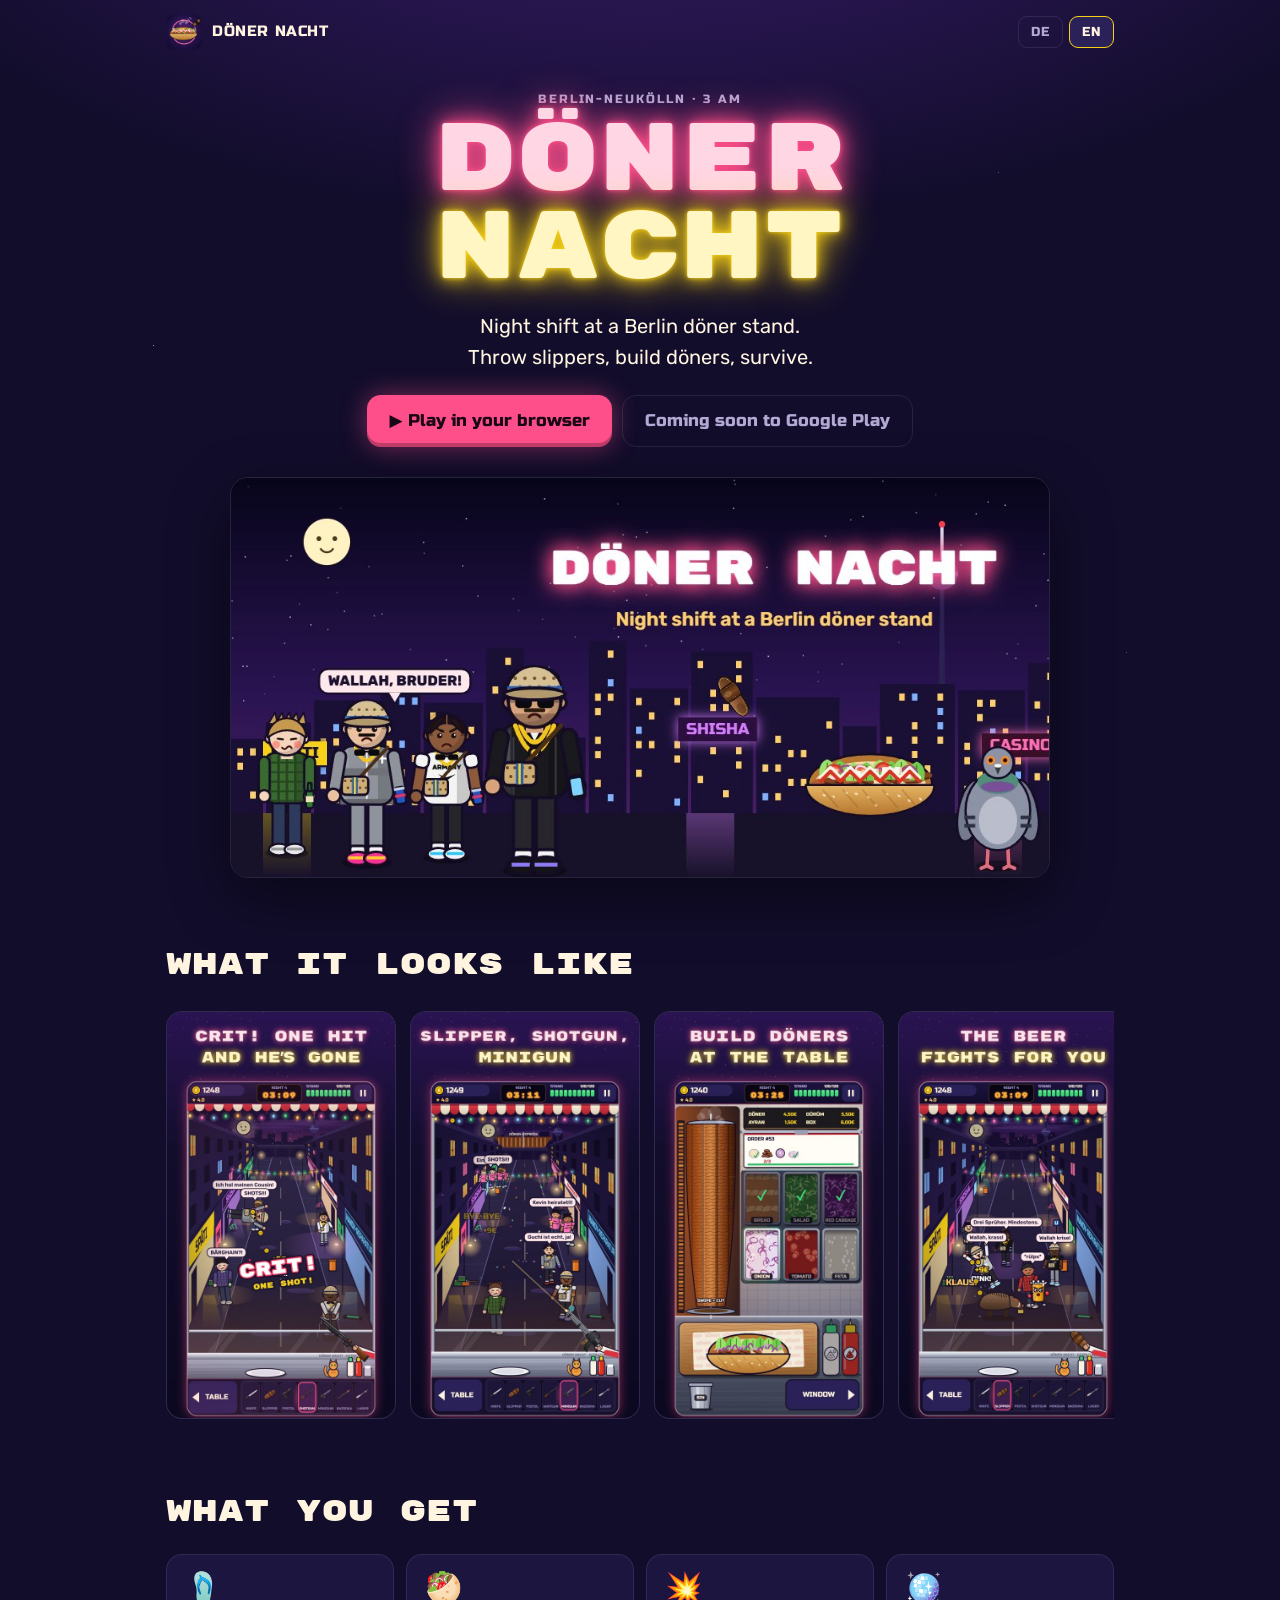
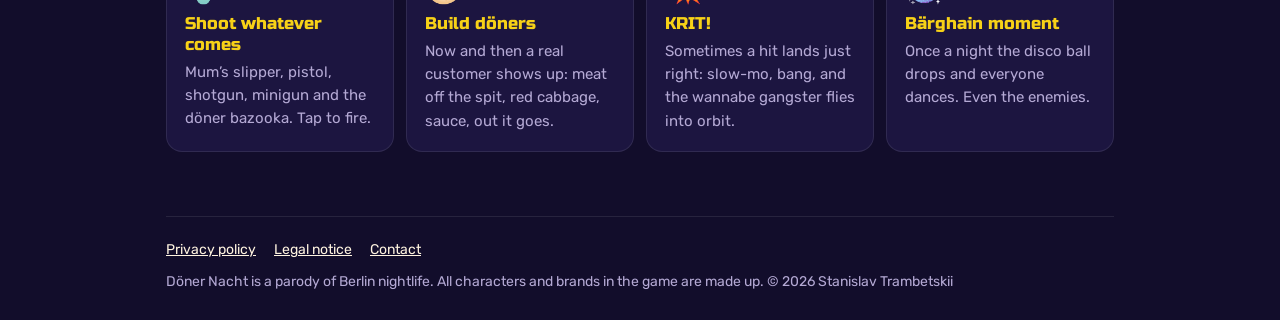
<file: index.html>
<!doctype html>
<html lang="de" data-lang="de">
<head>
<meta charset="utf-8">
<meta name="viewport" content="width=device-width,initial-scale=1,viewport-fit=cover">
<title>Döner Nacht — Nachtschicht am Berliner Dönerstand</title>
<meta name="description" content="Döner Nacht: absurdes Handyspiel über eine Nachtschicht am Berliner Dönerstand. Latschen werfen, Döner bauen, überleben.">
<meta name="theme-color" content="#120d2b">
<meta property="og:title" content="Döner Nacht">
<meta property="og:description" content="Nachtschicht am Berliner Dönerstand. Latschen werfen, Döner bauen, überleben.">
<link rel="icon" href="img/icon-64.png">
<link rel="apple-touch-icon" href="img/icon-192.png">
<link rel="stylesheet" href="fonts/fonts.css">
<link rel="stylesheet" href="style.css">
<script>
  // language: saved choice, else the browser language (German or English)
  (function(){ var l = null; try { l = localStorage.getItem('dn-site-lang'); } catch (e) {} if (l !== 'de' && l !== 'en') l = /^de/i.test(navigator.language || '') ? 'de' : 'en'; document.documentElement.dataset.lang = l; document.documentElement.lang = l; })();
</script>
</head>
<body>
<div class="wrap">
  <header class="top">
    <a class="brand" href="./"><img src="img/icon-192.png" alt="" width="36" height="36">DÖNER NACHT</a>
    <div class="langs" role="group" aria-label="Sprache / Language">
      <button type="button" data-set="de">DE</button>
      <button type="button" data-set="en">EN</button>
    </div>
  </header>

  <main>
    <section class="hero">
      <div class="eyebrow"><span data-l="de">Berlin-Neukölln · 3 Uhr nachts</span><span data-l="en">Berlin-Neukölln · 3 AM</span></div>
      <h1 class="logo"><span class="a">DÖNER</span><span class="b">NACHT</span></h1>
      <p class="tag"><span data-l="de">Nachtschicht am Berliner Dönerstand. Latschen werfen, Döner bauen, überleben.</span><span data-l="en">Night shift at a Berlin döner stand. Throw slippers, build döners, survive.</span></p>
      <div class="cta">
        <a class="btn primary" href="play/"><span data-l="de">▶ Im Browser spielen</span><span data-l="en">▶ Play in your browser</span></a>
        <!-- after the release: replace this span with a link to https://play.google.com/store/apps/details?id=de.donernacht.app -->
        <span class="btn soon"><span data-l="de">Bald auf Google Play</span><span data-l="en">Coming soon to Google Play</span></span>
      </div>
      <div class="banner">
        <img data-l="de" src="img/feature-de.jpg" width="1024" height="500" alt="Döner Nacht: Gegner auf der Straße vor dem Dönerstand">
        <img data-l="en" src="img/feature-en.jpg" width="1024" height="500" alt="Döner Nacht: enemies on the street in front of the döner stand">
      </div>
    </section>

    <h2><span data-l="de">So sieht’s aus</span><span data-l="en">What it looks like</span></h2>
    <div class="shots">
      <img data-l="de" src="img/shot-de-1.jpg" width="540" height="960" alt="KRIT! Ein Treffer, und er fliegt" loading="lazy">
      <img data-l="de" src="img/shot-de-2.jpg" width="540" height="960" alt="Latschen, Schrot, Minigun" loading="lazy">
      <img data-l="de" src="img/shot-de-3.jpg" width="540" height="960" alt="Döner bauen am Tisch" loading="lazy">
      <img data-l="de" src="img/shot-de-4.jpg" width="540" height="960" alt="Das Bier kämpft für dich" loading="lazy">
      <img data-l="de" src="img/shot-de-5.jpg" width="540" height="960" alt="Bärghain-Moment: alle tanzen" loading="lazy">
      <img data-l="de" src="img/shot-de-6.jpg" width="540" height="960" alt="Der Cousin kommt" loading="lazy">
      <img data-l="en" src="img/shot-en-1.jpg" width="540" height="960" alt="CRIT! One hit and he’s gone" loading="lazy">
      <img data-l="en" src="img/shot-en-2.jpg" width="540" height="960" alt="Slipper, shotgun, minigun" loading="lazy">
      <img data-l="en" src="img/shot-en-3.jpg" width="540" height="960" alt="Build döners at the table" loading="lazy">
      <img data-l="en" src="img/shot-en-4.jpg" width="540" height="960" alt="The beer fights for you" loading="lazy">
      <img data-l="en" src="img/shot-en-5.jpg" width="540" height="960" alt="Bärghain moment: everyone dances" loading="lazy">
      <img data-l="en" src="img/shot-en-6.jpg" width="540" height="960" alt="The Cousin is coming" loading="lazy">
    </div>

    <h2><span data-l="de">Was dich erwartet</span><span data-l="en">What you get</span></h2>
    <div class="features">
      <div class="card"><div class="ico">🩴</div>
        <h3><span data-l="de">Abschießen, was kommt</span><span data-l="en">Shoot whatever comes</span></h3>
        <p><span data-l="de">Mamas Latschen, Pistole, Schrotflinte, Minigun und die Döner-Bazooka. Tippen heißt Feuer.</span><span data-l="en">Mum’s slipper, pistol, shotgun, minigun and the döner bazooka. Tap to fire.</span></p></div>
      <div class="card"><div class="ico">🥙</div>
        <h3><span data-l="de">Döner bauen</span><span data-l="en">Build döners</span></h3>
        <p><span data-l="de">Ab und zu kommt ein echter Kunde: Fleisch vom Spieß, Rotkohl, Soße, raus damit.</span><span data-l="en">Now and then a real customer shows up: meat off the spit, red cabbage, sauce, out it goes.</span></p></div>
      <div class="card"><div class="ico">💥</div>
        <h3>KRIT!</h3>
        <p><span data-l="de">Manchmal sitzt ein Treffer perfekt: Zeitlupe, Knall, und der Möchtegern-Gangster fliegt ins All.</span><span data-l="en">Sometimes a hit lands just right: slow-mo, bang, and the wannabe gangster flies into orbit.</span></p></div>
      <div class="card"><div class="ico">🪩</div>
        <h3><span data-l="de">Bärghain-Moment</span><span data-l="en">Bärghain moment</span></h3>
        <p><span data-l="de">Einmal pro Nacht fällt die Discokugel und alle tanzen. Sogar die Gegner.</span><span data-l="en">Once a night the disco ball drops and everyone dances. Even the enemies.</span></p></div>
    </div>
  </main>

  <footer>
    <nav>
      <a href="privacy.html"><span data-l="de">Datenschutz</span><span data-l="en">Privacy policy</span></a>
      <a href="impressum.html"><span data-l="de">Impressum</span><span data-l="en">Legal notice</span></a>
      <a href="mailto:stanislavtrambetskii@gmail.com"><span data-l="de">Kontakt</span><span data-l="en">Contact</span></a>
    </nav>
    <div><span data-l="de">Döner Nacht ist eine Parodie auf das Berliner Nachtleben. Alle Figuren und Marken im Spiel sind erfunden.</span><span data-l="en">Döner Nacht is a parody of Berlin nightlife. All characters and brands in the game are made up.</span> © 2026 Stanislav Trambetskii</div>
  </footer>
</div>
<script>
  document.querySelectorAll('[data-set]').forEach(function (b) {
    var sync = function () { b.setAttribute('aria-pressed', document.documentElement.dataset.lang === b.dataset.set ? 'true' : 'false'); };
    sync();
    b.addEventListener('click', function () {
      document.documentElement.dataset.lang = document.documentElement.lang = b.dataset.set;
      try { localStorage.setItem('dn-site-lang', b.dataset.set); } catch (e) {}
      document.querySelectorAll('[data-set]').forEach(function (x) { x.setAttribute('aria-pressed', x === b ? 'true' : 'false'); });
    });
  });
</script>
</body>
</html>
</file>
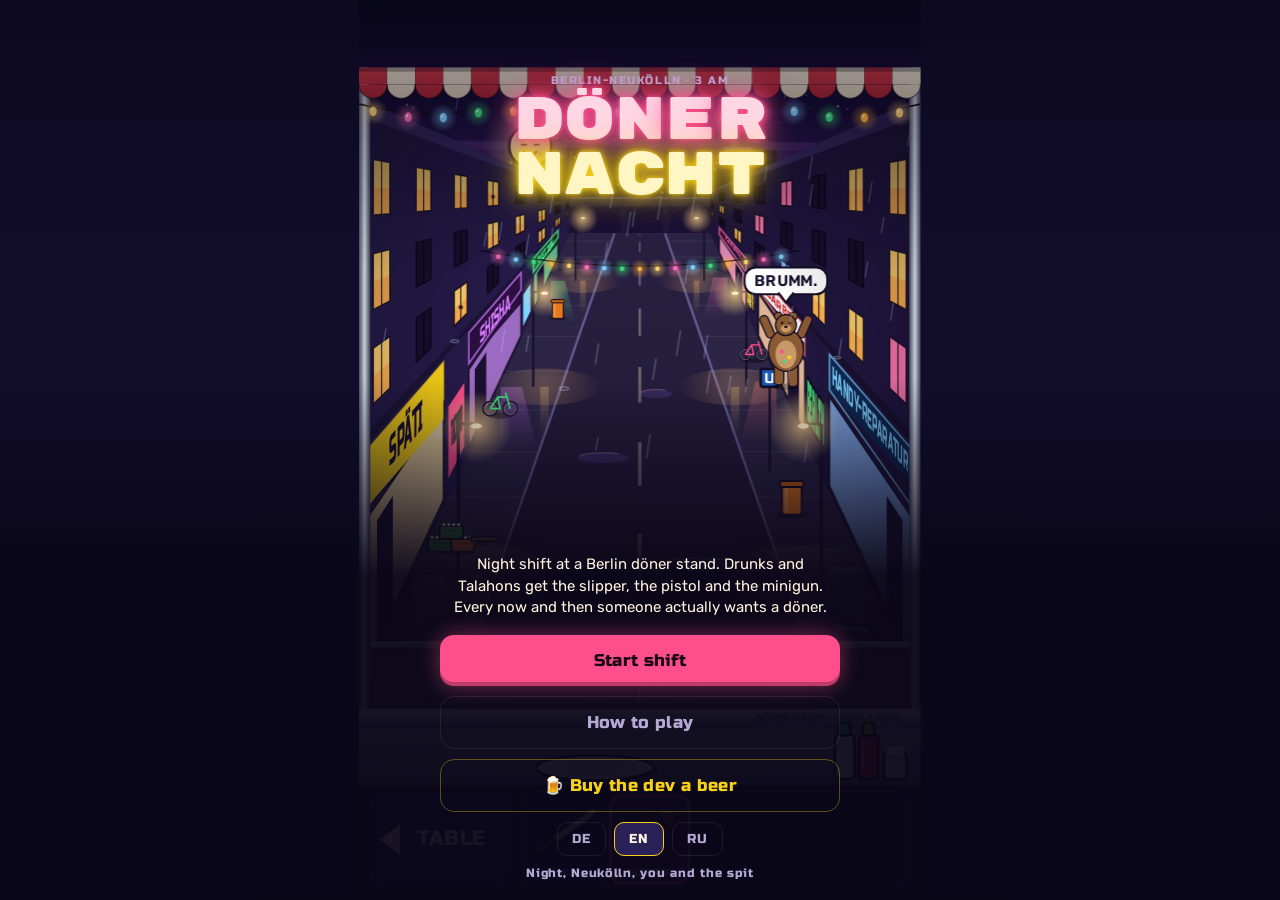
<file: play/index.html>
<!doctype html>
<html lang="ru">
<head>
<meta charset="utf-8">
<style>:root{padding:env(safe-area-inset-top,0px) 0 env(safe-area-inset-bottom,0px)}</style>
<title>Döner Nacht</title>
<meta name="viewport" content="width=device-width,initial-scale=1,maximum-scale=1,user-scalable=no,viewport-fit=cover">
<meta name="theme-color" content="#120d2b">
<meta name="apple-mobile-web-app-capable" content="yes">
<meta name="mobile-web-app-capable" content="yes">
<link rel="stylesheet" href="../fonts/fonts.css">
<style>
/* Layout: one full-screen canvas (rainy street above, döner stand with vitrine below) + neon overlays for menus.
   Single deliberate night look: BVG yellow, Ampelmann green, döner orange, neon pink on Berlin indigo. */
:root{
  --night:#120d2b; --night-2:#1c1540; --night-3:#2b2159; --line:rgba(255,255,255,.08);
  --ink:#fff4e0; --muted:#b4a9d4;
  --neon:#ff4f8b; --doner:#f08a3c; --bvg:#f7d117; --ampel:#3fdc7a; --danger:#ff5a4f;
  --f-display:"Rubik Mono One","Russo One",Impact,system-ui,sans-serif;
  --f-ui:"Russo One","Arial Black",system-ui,sans-serif;
  --f-body:"Rubik",system-ui,-apple-system,"Segoe UI",sans-serif;
  color-scheme:dark;
}
[hidden]{display:none!important}
html,body{height:100%;margin:0;background:var(--night);color:var(--ink);font-family:var(--f-body);overflow:hidden;overscroll-behavior:none;-webkit-user-select:none;user-select:none;-webkit-touch-callout:none;-webkit-tap-highlight-color:transparent}
#wrap{position:relative;width:100%;height:100%;overflow:hidden;background:var(--night)}
#c{position:absolute;display:block;touch-action:none}
.ov{position:absolute;inset:0;z-index:5;display:flex;flex-direction:column;align-items:center;padding:20px 16px;background:rgba(9,6,24,.94);overflow-y:auto;touch-action:pan-y;-webkit-overflow-scrolling:touch;box-sizing:border-box}
.ov.center{justify-content:center}
.panel{width:min(400px,100%);display:flex;flex-direction:column;gap:12px;margin:auto 0}
.eyebrow{font-family:var(--f-ui);font-size:11px;letter-spacing:.14em;text-transform:uppercase;color:var(--muted)}
h2{font-family:var(--f-display);font-size:22px;line-height:1.15;margin:0;text-wrap:balance;font-weight:400}
h3{font-family:var(--f-ui);font-size:12px;letter-spacing:.16em;text-transform:uppercase;color:var(--doner);margin:10px 0 0;font-weight:400}
p{margin:0;line-height:1.45}
.btn{appearance:none;border:0;border-radius:14px;padding:15px 18px;font-family:var(--f-ui);font-size:17px;letter-spacing:.02em;color:var(--ink);background:var(--night-3);box-shadow:inset 0 -3px 0 rgba(0,0,0,.35);cursor:pointer;touch-action:manipulation;width:100%}
.btn.primary{background:var(--neon);color:#1a0716;box-shadow:inset 0 -4px 0 rgba(0,0,0,.25),0 0 22px rgba(255,79,139,.45)}
.btn.ghost{background:transparent;border:1px solid var(--line);box-shadow:none;color:var(--muted)}
.btn:active{transform:translateY(2px)}
.btn:focus-visible,.buy:focus-visible{outline:3px solid var(--bvg);outline-offset:2px}

/* title */
#title{justify-content:space-between;background:linear-gradient(180deg,rgba(9,6,24,.55) 0%,rgba(9,6,24,0) 30%,rgba(9,6,24,0) 42%,rgba(9,6,24,.94) 64%)}
.logo-wrap{text-align:center;margin-top:max(36px,6vh)}
.logo{font-family:var(--f-display);font-weight:400;font-size:clamp(42px,14vw,60px);line-height:.92;margin:6px 0 0;display:flex;flex-direction:column;letter-spacing:-.01em}
.logo .a{color:#ffd6e4;text-shadow:0 0 4px var(--neon),0 0 16px var(--neon),0 0 34px var(--neon)}
.logo .b{color:#fff6c4;text-shadow:0 0 4px var(--bvg),0 0 16px var(--bvg),0 0 34px rgba(247,209,23,.8)}
@keyframes flick{0%,90%,100%{opacity:1}91%{opacity:.25}93%{opacity:1}96%{opacity:.4}97%{opacity:1}}
.flk{animation:flick 5s infinite}
@media (prefers-reduced-motion:reduce){.flk{animation:none}}
.title-panel{margin:0;gap:10px}
.tag{font-size:15px;color:var(--ink);text-align:center;text-wrap:balance;margin-bottom:6px}
.best{font-family:var(--f-ui);font-size:12px;color:var(--muted);text-align:center;letter-spacing:.06em;min-height:14px}

/* shop */
#shop{padding-bottom:0}
.shop-panel{margin:0;padding-bottom:16px}
.shop-head{display:flex;justify-content:space-between;align-items:flex-end;gap:12px}
.wallet{text-align:right;font-family:var(--f-ui);font-variant-numeric:tabular-nums}
.wallet .m{font-size:22px;color:var(--bvg)}
.wallet .hp{font-size:11px;color:var(--muted);letter-spacing:.06em}
.gunther{display:flex;gap:12px;align-items:center;background:var(--night-2);border-radius:14px;padding:10px 12px;font-size:14px}
.gunther .bird{font-size:34px;line-height:1}
.gunther em{font-style:normal;color:var(--muted);font-size:12px;display:block;font-family:var(--f-ui);letter-spacing:.04em;margin-bottom:2px}
.list{display:flex;flex-direction:column;gap:8px}
.item{display:grid;grid-template-columns:40px minmax(0,1fr) auto;gap:10px;align-items:center;padding:10px;border-radius:14px;background:var(--night-2);border:1px solid var(--line)}
.item .ico{font-size:28px;text-align:center;line-height:1}
.item .ico img{width:40px;height:40px;display:block}
.item .nm{font-family:var(--f-ui);font-size:15px}
.item .ds{font-size:12.5px;color:var(--muted);line-height:1.35;margin-top:2px}
.item .st{font-size:11px;color:var(--doner);margin-top:4px;font-family:var(--f-ui);letter-spacing:.04em}
.pips{color:var(--ampel);letter-spacing:2px;font-size:11px;margin-top:3px}
.buy{appearance:none;border:0;border-radius:11px;min-width:78px;padding:11px 10px;font-family:var(--f-ui);font-size:14px;background:var(--bvg);color:#1a1030;cursor:pointer;touch-action:manipulation;font-variant-numeric:tabular-nums}
.buy:disabled{background:var(--night-3);color:var(--muted);cursor:default}
.item.owned .buy:not(:disabled){background:transparent;color:var(--ink);border:1px solid var(--ampel)}
.item.owned{border-color:rgba(63,220,122,.35)}
.sticky{position:sticky;bottom:0;margin-top:8px;padding:12px 0 calc(14px + env(safe-area-inset-bottom,0px));background:linear-gradient(180deg,rgba(18,13,43,0),var(--night) 30%)}

/* summary / over */
.stats{display:grid;grid-template-columns:1fr auto;gap:9px 16px;margin:0;padding:14px 16px;border-radius:14px;background:var(--night-2);font-variant-numeric:tabular-nums}
.stats dt{color:var(--muted);font-size:14px}
.stats dd{margin:0;font-family:var(--f-ui);text-align:right;font-size:15px}
.note{font-size:14px;color:var(--muted)}
.big-over{font-family:var(--f-display);font-size:34px;color:var(--danger);line-height:1;text-shadow:0 0 18px rgba(255,90,79,.5)}
.row{display:flex;gap:10px}
.row .btn{flex:1}
.help li{margin:0 0 10px;line-height:1.45;font-size:14.5px}
.help{padding-left:0;list-style:none;margin:0}
.help b{font-family:var(--f-ui);font-weight:400;color:var(--bvg)}
.langs{display:flex;justify-content:center;gap:8px}
.lang{appearance:none;border:1px solid var(--line);background:transparent;color:var(--muted);font-family:var(--f-ui);font-size:13px;letter-spacing:.08em;padding:8px 14px;border-radius:10px;cursor:pointer;touch-action:manipulation}
.lang[aria-pressed="true"]{background:var(--night-3);color:var(--ink);border-color:var(--bvg)}
.lang:focus-visible{outline:3px solid var(--bvg);outline-offset:2px}
.item.don{border-color:rgba(247,177,59,.45);background:linear-gradient(135deg,#2e1d0e,var(--night-2) 70%)}
.item.don.owned{border-color:rgba(63,220,122,.45)}
.buy.iap{background:var(--doner);color:#1a0716;min-width:84px}
.item.don.owned .buy{background:transparent;color:var(--ampel);border:1px solid var(--ampel)}
.don-h{color:var(--bvg)}
.btn.don-btn{color:var(--bvg);border-color:rgba(247,209,23,.35)}
.btn.ad{background:var(--ampel);color:#08210f;box-shadow:inset 0 -4px 0 rgba(0,0,0,.25),0 0 18px rgba(63,220,122,.35)}
.btn.ad:disabled{opacity:.5}
#toast{position:absolute;left:50%;bottom:calc(24px + env(safe-area-inset-bottom,0px));transform:translateX(-50%);z-index:9;max-width:min(360px,calc(100% - 32px));padding:10px 16px;border-radius:12px;background:var(--night-3);color:var(--ink);font-family:var(--f-ui);font-size:13px;text-align:center;box-shadow:0 6px 24px rgba(0,0,0,.4)}
</style>

<div id="wrap">
  <canvas id="c"></canvas>

  <div id="title" class="ov">
    <div class="logo-wrap">
      <div class="eyebrow" data-t="title.eyebrow">Berlin-Neukölln · 3 AM</div>
      <h1 class="logo"><span class="a">DÖN<span class="flk">E</span>R</span><span class="b">NACHT</span></h1>
    </div>
    <div class="panel title-panel">
      <p class="tag" data-t="title.tag">Night shift at a Berlin döner stand.</p>
      <button id="bNew" class="btn primary" type="button" data-t="b.new">Start shift</button>
      <button id="bCont" class="btn" type="button" hidden>Continue</button>
      <button id="bHelp" class="btn ghost" type="button" data-t="b.help">How to play</button>
      <button id="bDonate" class="btn ghost don-btn" type="button" data-t="b.donate">🍺 Buy the dev a beer</button>
      <div class="langs" role="group" aria-label="Language">
        <button class="lang" type="button" data-lang="de">DE</button>
        <button class="lang" type="button" data-lang="en">EN</button>
        <button class="lang" type="button" data-lang="ru">RU</button>
      </div>
      <div class="best" id="bestLine"></div>
    </div>
  </div>

  <div id="help" class="ov center" hidden>
    <div class="panel">
      <div class="eyebrow" data-t="help.eyebrow">Briefing</div>
      <h2 data-t="help.title">How not to lose the stand</h2>
      <ul class="help" id="helpList"></ul>
      <button id="bHelpOk" class="btn primary" type="button" data-t="help.ok">Got it, wallah</button>
    </div>
  </div>

  <div id="pause" class="ov center" hidden>
    <div class="panel">
      <div class="eyebrow" data-t="pause.eyebrow">Smoke break</div>
      <h2 data-t="pause.title">Paused</h2>
      <button id="bResume" class="btn primary" type="button" data-t="b.resume">Resume</button>
      <div class="row">
        <button id="bSound" class="btn" type="button">Sound</button>
        <button id="bMusic" class="btn" type="button">Techno</button>
      </div>
      <div class="row">
        <button id="bVoice" class="btn" type="button">Voices</button>
        <button id="bLang" class="btn" type="button">Language</button>
      </div>
      <button id="bPrivacy" class="btn ghost" type="button" hidden data-t="b.privacy">Ads &amp; privacy settings</button>
      <button id="bQuit" class="btn ghost" type="button" data-t="b.quit">Close the stand and quit to menu</button>
    </div>
  </div>

  <div id="sum" class="ov center" hidden>
    <div class="panel">
      <div class="eyebrow">06:00 · Feierabend</div>
      <h2 id="sumTitle">Night 1 survived</h2>
      <dl class="stats" id="sumStats"></dl>
      <p class="note" id="sumNote"></p>
      <button id="bDouble" class="btn ad" type="button" hidden>▶</button>
      <button id="bToShop" class="btn primary" type="button" data-t="b.toShop">To the Späti</button>
      <button id="bShareSum" class="btn ghost" type="button" data-t="b.share">Share</button>
    </div>
  </div>

  <div id="shop" class="ov" hidden>
    <div class="panel shop-panel">
      <div class="shop-head">
        <div>
          <div class="eyebrow" data-t="shop.eyebrow">Günther's Späti · 24/7</div>
          <h2 data-t="shop.title">Weapons Späti</h2>
        </div>
        <div class="wallet"><div class="m" id="shopMoney">0€</div><div class="hp" id="shopHp"></div></div>
      </div>
      <div class="gunther"><div class="bird">🐦</div><div><em data-t="shop.gunther">Günther, pigeon in a trench coat</em><span id="guntherLine">“Gurr.”</span></div></div>
      <h3 data-t="shop.weapons">Weapons</h3>
      <div id="wList" class="list"></div>
      <h3 data-t="shop.stand">Stand</h3>
      <div id="uList" class="list"></div>
      <h3 class="don-h" data-t="don.title">For the developer 🍺</h3>
      <p class="note" data-t="don.intro"></p>
      <div id="iapList" class="list"></div>
      <div class="sticky"><button id="bNext" class="btn primary" type="button">Night 2 →</button></div>
    </div>
  </div>

  <div id="over" class="ov center" hidden>
    <div class="panel">
      <div class="eyebrow" id="overEyebrow"></div>
      <div class="big-over" data-t="over.big">STAND WRECKED</div>
      <p id="overFlavor"></p>
      <dl class="stats" id="overStats"></dl>
      <div class="row">
        <button id="bRetry" class="btn primary" type="button" data-t="b.retry">New shift</button>
        <button id="bMenu" class="btn" type="button" data-t="b.menu">Menu</button>
      </div>
      <button id="bShareOver" class="btn ghost" type="button" data-t="b.shareOver">Share the shame</button>
    </div>
  </div>

  <div id="revive" class="ov center" hidden>
    <div class="panel">
      <div class="eyebrow" data-t="revive.eyebrow">The stand is on its last legs</div>
      <h2 data-t="revive.title">Second chance?</h2>
      <p class="note" data-t="revive.note">Your uncle shows up with the slipper.</p>
      <button id="bRevive" class="btn ad" type="button" data-t="b.revive">▶ Watch an ad and continue</button>
      <button id="bGiveUp" class="btn ghost" type="button" data-t="b.giveup">Give up</button>
    </div>
  </div>

  <div id="donate" class="ov" hidden>
    <div class="panel">
      <div class="eyebrow" data-t="don.eyebrow">Tip jar</div>
      <h2 data-t="don.title">For the developer 🍺</h2>
      <p class="note" data-t="don.intro"></p>
      <div id="dList" class="list"></div>
      <button id="bDonBack" class="btn primary" type="button" data-t="don.back">Back</button>
      <button id="bRestore" class="btn ghost" type="button" data-t="don.restore">Restore purchases</button>
    </div>
  </div>

  <div id="fakead" class="ov center" hidden>
    <div class="panel" style="text-align:center">
      <div class="eyebrow" data-t="fakead.eyebrow">Test ad</div>
      <h2 data-t="fakead.title">AdMob goes here</h2>
      <p class="note" id="fakeadT">3</p>
    </div>
  </div>

  <div id="toast" hidden></div>
</div>

<script>
(() => {
'use strict';
const $ = id => document.getElementById(id);
const cv = $('c'), wrap = $('wrap');
let ctx = cv.getContext('2d');
const W = 400, hudH = 48;
let H = 740, SC = 1, DPR = 1, horizonY = 166, counterY = 470, counterLine = 510;
const TOWER = {x: 270, y: 106};
const F_DISP = '"Rubik Mono One","Russo One",Impact,sans-serif';
const F_UI = '"Russo One","Arial Black",sans-serif';
const F_BODY = '"Rubik",system-ui,-apple-system,"Segoe UI",sans-serif';
const OL = '#150c25';
// Rubik Mono One draws a grave accent on capital Ä; its lowercase ä is the same capital shape with correct dots
const monoText = s => String(s).replace(/Ä/g, 'ä');

// ---------- utils ----------
const rnd = (a, b) => a + Math.random() * (b - a);
const rint = (a, b) => Math.floor(rnd(a, b + 1));
const pick = a => a[Math.floor(Math.random() * a.length)];
const clamp = (v, a, b) => v < a ? a : v > b ? b : v;
const lerp = (a, b, t) => a + (b - a) * t;
function weighted(list){ let s = 0; for (const [, w] of list) s += w; let r = Math.random() * s; for (const [k, w] of list) if (w > 0 && (r -= w) <= 0) return k; return list[0][0]; }
function shuffle(a){ for (let i = a.length - 1; i > 0; i--){ const j = Math.floor(Math.random() * (i + 1)); [a[i], a[j]] = [a[j], a[i]]; } return a; }
function seeded(s){ s = s % 2147483647; if (s <= 0) s += 2147483646; return () => (s = s * 16807 % 2147483647) / 2147483647; }
const shadeCache = new Map();
function hexRgb(hex){ let h = hex.slice(1); if (h.length === 3) h = h.split('').map(x => x + x).join(''); const n = parseInt(h, 16); return [n >> 16, (n >> 8) & 255, n & 255]; }
function shade(hex, amt){
  const key = hex + amt; let v = shadeCache.get(key); if (v) return v;
  let [r, g, b] = hexRgb(hex);
  if (amt < 0){ r *= 1 + amt; g *= 1 + amt; b *= 1 + amt; } else { r += (255 - r) * amt; g += (255 - g) * amt; b += (255 - b) * amt; }
  v = `rgb(${r | 0},${g | 0},${b | 0})`; shadeCache.set(key, v); return v;
}
const hexA = (hex, a) => { const [r, g, b] = hexRgb(hex); return `rgba(${r},${g},${b},${a})`; };
function rrPath(x, y, w, h, r){ r = Math.max(0, Math.min(r, w / 2, h / 2)); ctx.beginPath(); ctx.moveTo(x + r, y); ctx.arcTo(x + w, y, x + w, y + h, r); ctx.arcTo(x + w, y + h, x, y + h, r); ctx.arcTo(x, y + h, x, y, r); ctx.arcTo(x, y, x + w, y, r); ctx.closePath(); }
function rr(x, y, w, h, r){ if (w <= 0 || h <= 0) return; rrPath(x, y, w, h, r); ctx.fill(); }
function circ(x, y, r){ ctx.beginPath(); ctx.arc(x, y, r, 0, Math.PI * 2); ctx.fill(); }
function ell(x, y, rx, ry, rot){ ctx.beginPath(); ctx.ellipse(x, y, rx, ry, rot || 0, 0, Math.PI * 2); ctx.fill(); }
function ln(x1, y1, x2, y2){ ctx.beginPath(); ctx.moveTo(x1, y1); ctx.lineTo(x2, y2); ctx.stroke(); }
// outlined variants for the cartoon look
function olw(w){ ctx.strokeStyle = OL; ctx.lineWidth = w || 1.8; ctx.lineJoin = 'round'; }
function rrO(x, y, w, h, r){ if (w <= 0 || h <= 0) return; rrPath(x, y, w, h, r); ctx.fill(); olw(); ctx.stroke(); }
function circO(x, y, r){ ctx.beginPath(); ctx.arc(x, y, r, 0, Math.PI * 2); ctx.fill(); olw(); ctx.stroke(); }
function ellO(x, y, rx, ry, rot){ ctx.beginPath(); ctx.ellipse(x, y, rx, ry, rot || 0, 0, Math.PI * 2); ctx.fill(); olw(); ctx.stroke(); }
function wrapLines(text, maxW){ const words = text.split(' '), lines = []; let cur = ''; for (const w of words){ const t = cur ? cur + ' ' + w : w; if (ctx.measureText(t).width > maxW && cur){ lines.push(cur); cur = w; } else cur = t; } if (cur) lines.push(cur); return lines; }
const buzz = ms => {
  try {
    if (Native.Haptics){ Native.Haptics.vibrate({duration: Array.isArray(ms) ? ms.reduce((a, b) => a + b, 0) : ms}).catch(() => {}); return; }
    if (navigator.userActivation && !navigator.userActivation.hasBeenActive) return;
    if (navigator.vibrate) navigator.vibrate(ms);
  } catch (e) {}
};

// ---------- data ----------
// ingredient ids: 0 bread, 1 meat (cut from the spit), 2 salad, 3 onion, 4 tomato, 5 cheese, 6 garlic sauce, 7 hot sauce, 8 red cabbage
const ING = [{c: '#e9c38b'}, {c: '#a5562a'}, {c: '#5fbf4a'}, {c: '#d9c9e8'}, {c: '#e5442f'}, {c: '#f4ecd2'}, {c: '#f3efe4'}, {c: '#d8311f'}, {c: '#7a2f7f'}];
const MEAT_SLICES = 3;
const WEAPONS = [
  {id: 'knife', icon: '🔪', price: 0, dmg: 1.5, cd: 0.15, type: 'melee', len: 40},
  {id: 'terlik', icon: '🩴', price: 0, dmg: 2.5, cd: 0.3, type: 'proj', len: 30},
  {id: 'pistol', icon: '🔫', price: 150, dmg: 2, cd: 0.2, type: 'hit', spread: 3, len: 32},
  {id: 'shotgun', icon: '💥', price: 450, dmg: 1.5, cd: 0.65, type: 'shot', pellets: 7, spread: 30, len: 52},
  {id: 'minigun', icon: '🌀', price: 1100, dmg: 0.9, cd: 0.065, type: 'hit', spread: 13, spin: true, len: 58},
  {id: 'bazooka', icon: '🚀', price: 2400, dmg: 12, cd: 0.9, type: 'rocket', radius: 80, len: 62},
  {id: 'laser', icon: '📡', price: 5200, dmg: 34, cd: 0, type: 'beam', radius: 20, len: 24},
];
const WBY = Object.fromEntries(WEAPONS.map(w => [w.id, w]));
const UPGRADES = [
  {id: 'armor', icon: '🛡️', max: 5, price: l => 100 + l * 90},
  {id: 'dmg', icon: '🌶️', max: 5, price: l => 120 + l * 120},
  {id: 'cat', icon: '🐈', max: 3, price: l => 250 + l * 250},
  {id: 'gold', icon: '✨', max: 3, price: l => 200 + l * 200},
  {id: 'bro', icon: '💨', max: 3, price: l => 300 + l * 300},
  {id: 'nazar', icon: '🧿', max: 3, price: l => 220 + l * 220},
  {id: 'ayran', icon: '🥛', consumable: true, price: () => 30},
];
const ENEMY = {
  drunk:   {hp: 2,   speed: 34,  dmg: 3, atk: 2.2, money: 5,   steal: 0,  h: 104},
  jga:     {hp: 2,   speed: 40,  dmg: 3, atk: 2.2, money: 5,   steal: 0,  h: 104},
  talahon: {hp: 2.5, speed: 50,  dmg: 3, atk: 1.6, money: 7,   steal: 3,  h: 106},
  scooter: {hp: 1.5, speed: 130, dmg: 7, atk: 9,   money: 8,   steal: 0,  h: 110},
  shisha:  {hp: 4,   speed: 38,  dmg: 3, atk: 1.8, money: 10,  steal: 2,  h: 106},
  sauvage: {hp: 5,   speed: 42,  dmg: 3, atk: 1.7, money: 14,  steal: 4,  h: 106},
  cousin:  {hp: 40,  speed: 26,  dmg: 7, atk: 1.8, money: 150, steal: 10, h: 108, big: 1.55},
};

// ---------- i18n (character voices stay German in every language) ----------
const I18N = {
  de: {
    'title.eyebrow': 'Berlin-Neukölln · 3 Uhr nachts',
    'title.tag': 'Nachtschicht am Dönerstand. Besoffene und Talahons kriegen den Latschen, die Pistole und die Minigun. Und ab und zu will jemand einen Döner.',
    'b.new': 'Schicht starten', 'b.cont': 'Weiter · Nacht {n}', 'b.help': 'So geht’s',
    'help.eyebrow': 'Einweisung vom Onkel', 'help.title': 'So verlierst du den Laden nicht', 'help.ok': 'Verstanden, wallah',
    help: [
      ['🩴', 'Schießen.', 'Tipp auf Gegner, um Mamas Latschen zu werfen. Finger draufhalten = Dauerfeuer. Später im Späti: Pistole, Schrotflinte, Minigun. Manchmal gibt’s einen KRIT: ein Treffer, und der Talahon fliegt ins All.'],
      ['💶', 'Kenn deine Gegner.', 'Talahons klauen aus der Kasse, Besoffene kotzen aufs Glas, Shisha-Typen qualmen dich zu, der Parfüm-Talahon heilt seine Brüder, die auf dem E-Scooter krachen rein.'],
      ['🥙', 'Ab und zu ein Kunde.', 'Dreh dich mit ← TISCH nach links: Fleisch vom Spieß schneiden (wischen), Brot, Rotkohl, Salat und Soße drauf. Dann geht der Döner von selbst raus.'],
      ['⚠️', 'Pass auf.', 'Während du am Tisch stehst, greifen die Gegner weiter an. Kunden nicht abschießen: Strafe und −500 Aura. Jede fünfte Nacht kommt der Cousin.'],
      ['🔊', 'Ton an.', 'Alle brüllen auf Deutsch, und einmal pro Nacht gibt es den Bärghain-Moment.'],
    ],
    'pause.eyebrow': 'Zigarettenpause', 'pause.title': 'Pause', 'b.resume': 'Weiter',
    'tg.sound': 'Sound: {v}', 'tg.music': 'Techno: {v}', 'tg.voice': 'Stimmen: {v}', 'tg.lang': 'Sprache: DE', on: 'an', off: 'aus',
    'b.privacy': 'Werbung & Datenschutz', 'b.quit': 'Laden zu und zurück ins Menü',
    'sum.title': 'Nacht {n} überlebt', 'sum.double': '▶ Einnahmen verdoppeln (+{n}€)', 'sum.doubled': '+{n}€ kassiert',
    'sum.note': 'Der Onkel hat den Laden mit Klebeband geflickt: +30. Laden {a}/{b}.', 'sum.rumor': ' Gerüchten zufolge haben die Talahons den Cousin gerufen.',
    'b.toShop': 'Ab in den Späti', 'b.share': 'Teilen', 'b.shareOver': 'Schande teilen',
    'shop.eyebrow': 'Günthers Späti · 24/7', 'shop.title': 'Waffen-Späti', 'shop.gunther': 'Günther, Taube im Trenchcoat', 'shop.weapons': 'Waffen', 'shop.stand': 'Laden', 'shop.hp': 'LADEN {a}/{b}',
    'b.next': 'Nacht {n} →', 'shop.equipped': 'In der Hand', 'shop.equip': 'Nehmen', 'shop.max': 'MAX', 'shop.full': 'Heil', 'shop.free': '▶ Gratis',
    'ayran.name': 'Günthers Ayran', 'ayran.desc': 'Werbung ansehen — der Laden wird um 40 repariert. Gratis.', 'ayran.line': '„Gurr. Ayran geht aufs Haus.“',
    'over.eyebrow': 'Nacht {n} · {t}', 'over.big': 'LADEN WEG', 'b.retry': 'Neue Schicht', 'b.menu': 'Menü',
    'revive.eyebrow': 'Der Laden pfeift aus dem letzten Loch', 'revive.title': 'Zweite Chance?', 'revive.note': 'Der Onkel kommt mit dem Latschen: alle Gegner hauen ab, der Laden wird zur Hälfte repariert.', 'b.revive': '▶ Werbung ansehen und weiter', 'b.giveup': 'Aufgeben',
    'fakead.eyebrow': 'Testwerbung', 'fakead.title': 'Hier kommt AdMob',
    'toast.noReward': 'Werbung nicht zu Ende geschaut — keine Belohnung', 'toast.privacy': 'Werbe-Einstellungen gerade nicht verfügbar', 'toast.copied': 'Text kopiert — füg ihn bei TikTok ein',
    'share.win': 'Ich hab {n} Nächte in Döner Nacht überlebt und {k} Gegner fliegen lassen 🥙🔪 Wallah!', 'share.over': 'Mein Laden hat {n} Nächte in Döner Nacht gehalten. Die Talahons haben gewonnen. Wallah 😭🥙', 'share.dialog': 'Teilen',
    'hint.start': 'Tipp auf Gegner, um Latschen zu werfen. Finger draufhalten = Dauerfeuer',
    'hint.customer': 'Kunde! Dreh dich mit ← TISCH nach links und mach seinen Döner',
    'hint.table': 'Wisch über den Spieß, um Fleisch zu schneiden. Dann die Zutaten vom Zettel antippen',
    'hint.noOrder': 'Keine Bestellung — zurück zum Fenster und schießen!',
    'hint.tooFar': 'Das Messer reicht nur bis zur Theke. Nimm den Latschen',
    'hint.drunk': 'Besoffener! Tipp drauf — der Latschen fliegt', 'hint.talahon': 'Talahon! Klaut aus der Kasse. Abschießen, bevor er an der Theke ist',
    'hint.scooter': 'Talahon auf E-Scooter: schnell, aber wackelig. Wenn er reinkracht, tut es weh', 'hint.jga': 'Junggesellenabschied! Team Bräutigam kommt im Rudel',
    'hint.shisha': 'Shisha-Typ: qualmt dir die Sicht zu', 'hint.sauvage': 'Talahon mit „Sovaj“-Parfüm heilt seine Brüder. Den zuerst!',
    'ban.night': 'NACHT {n}', 'ban.cousinRumor': 'Jemand hat den Cousin gerufen…', 'ban.rain': 'Regen. Die Talahons sind nass und sauer',
    'ban.drop': 'DROP!', 'ban.dropSub': 'Alle auf einmal. Kills zählen doppelt!', 'hint.drop': 'Beim Drop im Song stürmen alle los. Jetzt zählt jeder Kill doppelt!',
    'ban.cousin': 'DER COUSIN KOMMT', 'ban.rave': 'BÄRGHAIN-MOMENT', 'ban.raveSub': 'Alle tanzen. Sogar die Talahons.', 'ban.sunSub': 'Die Sonne geht auf. Sie haben Angst vor der Sonne.',
    'ban.revive': 'ZWEITE CHANCE', 'ban.reviveSub': 'Der Onkel kam mit dem Latschen. Alle sind weg.', 'ban.cousinDown': 'COUSIN WEGGEFLOGEN', 'ban.cousinDownSub': 'Wallah, er kommt wieder. Mit dem Onkel.',
    'row.served': 'Döner verkauft', 'row.kills': 'Weggeflogen', 'row.earned': 'Verdient', 'row.stolen': 'Von Talahons geklaut', 'row.dmg': 'Schaden am Laden', 'row.angry': 'Sauere Kunden', 'row.oops': 'Kunden getroffen', 'row.rating': 'Bewertung', 'row.aura': 'Aura', 'row.wallah': '„Wallah“ gesagt', 'row.survived': 'Nächte überlebt', 'row.best': 'Rekord',
    nights: '{n} Nächte', 'best.line': 'Rekord: {n} Nächte', 'best.empty': 'Nacht, Neukölln, du und der Spieß',
    'fx.combo': 'KOMBO ×{n}', 'fx.fine': '-{n}€ STRAFE', 'fx.fineOnly': 'STRAFE!', 'fx.fineSmall': '-{n}€ Strafe', 'fx.wrong': 'FALSCH!', 'fx.ready': 'FERTIG!', 'fx.tooFar': 'ZU WEIT!', 'fx.shot': 'PENG!', 'fx.boom': 'BUMM!', 'fx.cat': 'FAUCH!', 'fx.trash': 'WEG DAMIT', 'fx.customer': 'KUNDE!',
    'fx.crit': 'KRIT!', 'fx.oneShot': 'ONE SHOT!', 'row.crits': 'Krits',
    hits: ['BAM!', 'BUMM!', 'KRACH!'],
    'hud.night': 'NACHT {n}', 'hud.stand': 'LADEN', 'hud.cousin': 'COUSIN',
    'btn.toTable': 'TISCH', 'btn.toWindow': 'FENSTER', 'btn.order': 'BESTELLUNG!', 'btn.ready': 'FERTIG!', 'btn.alarm': 'ANGRIFF!',
    'ticket.title': 'BESTELLUNG', 'ticket.none': 'Keine Bestellung', 'ticket.noneSub': 'Zurück zum Fenster und schießen', 'table.trash': 'WEG', 'table.slice': 'WISCHEN = SCHNEIDEN', 'table.done': 'FERTIG!',
    'b.donate': '🍺 Bier für den Entwickler', 'don.eyebrow': 'Spendenkasse', 'don.title': 'Für den Entwickler 🍺', 'don.back': 'Zurück', 'don.restore': 'Käufe wiederherstellen',
    'don.intro': 'Echtes Geld, echte Dankbarkeit. Der Entwickler hat das Spiel nachts um 3 gebaut — ohne Döner.',
    'don.owned': 'Deins ✓', 'don.appOnly': 'Gibt’s nur in der App aus Google Play', 'don.thanks': 'Danke, Bruder! Der Entwickler weint vor Glück 🍺', 'don.pending': 'Zahlung ausstehend — kommt, sobald sie durch ist',
    'don.fail': 'Kauf hat nicht geklappt', 'don.restored': 'Käufe wiederhergestellt', 'don.count': '{n} auf der Theke', 'don.gunther': '„Gurr. *salutiert* Ehrenmann.“',
    iap: {
      kampfbier: ['Kampfbier', 'Gib dem Entwickler ein Bier aus. Er trinkt es nicht — es kämpft jetzt für dich: springt über die Theke, haut jedem Talahon eine rein und brüllt „PROST!“.', 'Kämpft für dich · für immer'],
      keiler_klaus: ['Keiler Klaus', 'Echtes Berliner Wildschwein. Hat am Teufelssee mal einem Nackten die Laptoptasche geklaut. Jetzt rennt er alle paar Sekunden durch deine Gegner. Der Entwickler kriegt davon einen Döner.', 'Überrennt Gegner · für immer'],
      pfand_tip: ['Pfandflasche für den Entwickler', 'Die teuerste Pfandflasche Berlins. Bringt dir nichts außer einer goldenen Flasche auf der Theke und Günthers Respekt. Kann man mehrmals kaufen. Warum auch immer.', 'Nur Ehre · stapelbar'],
    },
    'feature.sub': 'Nachtschicht am Berliner Dönerstand',
    cap: ['KRIT! EIN TREFFER,\nUND ER FLIEGT', 'LATSCHEN, SCHROT,\nMINIGUN', 'DÖNER BAUEN\nAM TISCH', 'DAS BIER KÄMPFT\nFÜR DICH', 'BÄRGHAIN-MOMENT:\nALLE TANZEN', 'DER COUSIN\nKOMMT'],
    ing: ['Brot', 'Fleisch', 'Salat', 'Zwiebeln', 'Tomate', 'Feta', 'Knoblauch', 'Scharf', 'Rotkohl'],
    weapons: {
      knife: ['MESSER', 'Dönermesser', 'Lang, scharf, fettig. Trifft nur, wer schon an der Theke steht.', 'Schaden 1.5 · Nahkampf'],
      terlik: ['LATSCHEN', 'Mamas Latschen', 'Fliegt präzise wie eine Rakete. Jeder Talahon kennt das Geräusch aus seiner Kindheit.', 'Schaden 2.5 · Wurf'],
      pistol: ['PISTOLE', 'Pistole', 'Vom Typen am Kotti gekauft. Frag nicht.', 'Schaden 2 · schnell'],
      shotgun: ['SCHROT', 'Schrotflinte', 'Talahons kommen im Rudel. Der Schrot auch.', '7 Kugeln × 1.5 · Streuung'],
      minigun: ['MINIGUN', 'Minigun', 'Finger draufhalten. Brrrrrr. Die Nachbarn sind es gewohnt.', '15 Schuss/s · halten'],
      bazooka: ['BAZOOKA', 'Döner-Bazooka', 'Schießt den ganzen Spieß. Kein Fleisch wird verschwendet. Kunden daneben kriegen auch was ab.', 'Schaden 12 · Explosion'],
      laser: ['LASER', 'Fernsehturm-Laser', 'Endlich ist der Fernsehturm zu was gut. Finger draufhalten — er brennt.', '34 Schaden/s · Strahl'],
    },
    upg: {
      armor: ['Rollläden', '+25 Haltbarkeit. Talahons schlagen, Rollläden halten.'],
      dmg: ['Scharfe Munition', '+25 % Schaden für alle Waffen. Sogar den Latschen.'],
      cat: ['Wachkatze', 'Sitzt auf der Theke und kratzt jeden, der zu nah kommt.'],
      gold: ['Goldener Spieß', '+50 % Geld für jeden Döner. Glänzt. Riecht.'],
      bro: ['Eigenes „Diar Sovaj“', 'Du riechst wie einer von ihnen: Chance, dass ein Talahon „Ehre, Bruder“ sagt und geht.'],
      nazar: ['Nazar-Amulett', 'Mamas blaues Auge gegen den bösen Blick. Krits kommen 35 % öfter — ein Treffer, und der Talahon fliegt.'],
      ayran: ['Ayran und Klebeband', 'Repariert den Laden um 40. Ayran gibt Mut.'],
    },
    gunther: ['„Gurr. Nimm den Latschen. Der Latschen regelt.“', '„Minigun? Rabatt: null Prozent. Gurr.“', '„Ich bin keine Taube. Ich bin Geschäftsmann.“', '„Der Cousin hat schon nach dir gefragt. Gurr…“', '„Ich nehme Pfandflaschen. Und Geld.“', '„Mein Opa flog über Tempelhof. Gurr.“'],
    guntherBuy: ['„Gurr! Gute Wahl.“', '„Quittung gibt’s nicht. Gurr.“', '„Benutz es mit Verstand. Oder ohne.“'],
    nightSubs: ['Neukölln schläft nicht', 'Berlin, 3 Uhr. Riecht nach Knoblauch', 'Die Talahons sind unterwegs', 'Die Tauben sehen alles', 'Das Bärghain hat alle rausgelassen'],
    overFlavor: ['Die Talahons haben den Laden übernommen. Jetzt ist da eine Shisha-Bar.', 'Das Ordnungsamt hat den Laden versiegelt. Grund: „zu viele Latschen“.', 'Der Cousin sagte „wallah“ und nahm die Kasse samt Theke mit.', 'Der Laden wurde in Souvenirs zerlegt. Günther ist schockiert.', 'Dein Onkel ruft an. Geh lieber nicht ran.'],
  },
  en: {
    'title.eyebrow': 'Berlin-Neukölln · 3 AM',
    'title.tag': 'Night shift at a Berlin döner stand. Drunks and Talahons get the slipper, the pistol and the minigun. Every now and then someone actually wants a döner.',
    'b.new': 'Start shift', 'b.cont': 'Continue · Night {n}', 'b.help': 'How to play',
    'help.eyebrow': 'Briefing from your uncle', 'help.title': 'How not to lose the stand', 'help.ok': 'Got it, wallah',
    help: [
      ['🩴', 'Shoot.', 'Tap enemies to throw your mum’s slipper. Hold your finger down for rapid fire. Later at the Späti: pistol, shotgun, minigun. Sometimes you land a CRIT: one hit and the Talahon goes into orbit.'],
      ['💶', 'Know your enemy.', 'Talahons steal from the till, drunks puke on the glass, shisha guys smoke you out, the perfumed Talahon heals his bros, the e-scooter guys crash right in.'],
      ['🥙', 'Now and then, a customer.', 'Turn left with ← TABLE: cut meat off the spit (swipe), add bread, red cabbage, salad and sauce. The döner goes out by itself.'],
      ['⚠️', 'Watch out.', 'Enemies keep attacking while you’re at the table. Don’t shoot customers: fine and −500 aura. Every fifth night, the Cousin shows up.'],
      ['🔊', 'Sound on.', 'Everyone yells in German, and once a night there’s a Bärghain moment.'],
    ],
    'pause.eyebrow': 'Smoke break', 'pause.title': 'Paused', 'b.resume': 'Resume',
    'tg.sound': 'Sound: {v}', 'tg.music': 'Techno: {v}', 'tg.voice': 'Voices: {v}', 'tg.lang': 'Language: EN', on: 'on', off: 'off',
    'b.privacy': 'Ads & privacy settings', 'b.quit': 'Close the stand and quit to menu',
    'sum.title': 'Night {n} survived', 'sum.double': '▶ Double tonight’s cash (+{n}€)', 'sum.doubled': '+{n}€ received',
    'sum.note': 'Your uncle patched the stand with duct tape: +30. Stand {a}/{b}.', 'sum.rumor': ' Word is the Talahons called the Cousin.',
    'b.toShop': 'To the Späti', 'b.share': 'Share', 'b.shareOver': 'Share the shame',
    'shop.eyebrow': 'Günther’s Späti · 24/7', 'shop.title': 'Weapons Späti', 'shop.gunther': 'Günther, pigeon in a trench coat', 'shop.weapons': 'Weapons', 'shop.stand': 'Stand', 'shop.hp': 'STAND {a}/{b}',
    'b.next': 'Night {n} →', 'shop.equipped': 'Equipped', 'shop.equip': 'Equip', 'shop.max': 'MAX', 'shop.full': 'Full', 'shop.free': '▶ Free',
    'ayran.name': 'Günther’s Ayran', 'ayran.desc': 'Watch an ad — repairs the stand by 40. Free.', 'ayran.line': '“Gurr. Ayran’s on the house.”',
    'over.eyebrow': 'Night {n} · {t}', 'over.big': 'STAND WRECKED', 'b.retry': 'New shift', 'b.menu': 'Menu',
    'revive.eyebrow': 'The stand is on its last legs', 'revive.title': 'Second chance?', 'revive.note': 'Your uncle shows up with the slipper: every enemy runs, and the stand is half repaired.', 'b.revive': '▶ Watch an ad and continue', 'b.giveup': 'Give up',
    'fakead.eyebrow': 'Test ad', 'fakead.title': 'AdMob goes here',
    'toast.noReward': 'Ad not finished — no reward', 'toast.privacy': 'Ad settings unavailable right now', 'toast.copied': 'Text copied — paste it into TikTok',
    'share.win': 'Survived {n} nights in Döner Nacht and sent {k} enemies flying 🥙🔪 Wallah!', 'share.over': 'My stand lasted {n} nights in Döner Nacht. The Talahons won. Wallah 😭🥙', 'share.dialog': 'Share',
    'hint.start': 'Tap enemies to throw slippers. Hold your finger down for rapid fire',
    'hint.customer': 'Customer! Turn left with ← TABLE and make their döner',
    'hint.table': 'Swipe the spit to cut meat. Then tap the ingredients on the ticket',
    'hint.noOrder': 'No order — back to the window and shoot!',
    'hint.tooFar': 'The knife only reaches the counter. Use the slipper',
    'hint.drunk': 'Drunk! Tap him — the slipper flies', 'hint.talahon': 'Talahon! He steals from the till. Take him out before he reaches the counter',
    'hint.scooter': 'Talahon on an e-scooter: fast but flimsy. If he crashes in, it hurts', 'hint.jga': 'Stag party! Team Bräutigam comes in a pack',
    'hint.shisha': 'Shisha guy: smokes up your view', 'hint.sauvage': 'Talahon with “Sovaj” perfume heals his bros. Hit him first!',
    'ban.night': 'NIGHT {n}', 'ban.cousinRumor': 'Someone called the Cousin…', 'ban.rain': 'Rain. The Talahons are wet and angry',
    'ban.drop': 'DROP!', 'ban.dropSub': 'Everyone at once. Kills pay double!', 'hint.drop': 'When the song drops, everyone storms in. Every kill pays double right now!',
    'ban.cousin': 'THE COUSIN IS COMING', 'ban.rave': 'BÄRGHAIN MOMENT', 'ban.raveSub': 'Everyone dances. Even the Talahons.', 'ban.sunSub': 'The sun is rising. They are afraid of the sun.',
    'ban.revive': 'SECOND CHANCE', 'ban.reviveSub': 'Your uncle came with the slipper. Everyone ran.', 'ban.cousinDown': 'COUSIN SENT FLYING', 'ban.cousinDownSub': 'Wallah, he’ll be back. With his uncle.',
    'row.served': 'Döner sold', 'row.kills': 'Sent flying', 'row.earned': 'Earned', 'row.stolen': 'Stolen by Talahons', 'row.dmg': 'Stand damage', 'row.angry': 'Angry customers', 'row.oops': 'Customers hit', 'row.rating': 'Rating', 'row.aura': 'Aura', 'row.wallah': '“Wallah” said', 'row.survived': 'Nights survived', 'row.best': 'Best',
    nights: '{n} nights', 'best.line': 'Best: {n} nights', 'best.empty': 'Night, Neukölln, you and the spit',
    'fx.combo': 'COMBO ×{n}', 'fx.fine': '-{n}€ FINE', 'fx.fineOnly': 'FINE!', 'fx.fineSmall': '-{n}€ fine', 'fx.wrong': 'WRONG!', 'fx.ready': 'DONE!', 'fx.tooFar': 'TOO FAR!', 'fx.shot': 'BLAM!', 'fx.boom': 'BOOM!', 'fx.cat': 'HISS!', 'fx.trash': 'BINNED', 'fx.customer': 'CUSTOMER!',
    'fx.crit': 'CRIT!', 'fx.oneShot': 'ONE SHOT!', 'row.crits': 'Crits',
    hits: ['BAM!', 'BOOM!', 'CRACK!'],
    'hud.night': 'NIGHT {n}', 'hud.stand': 'STAND', 'hud.cousin': 'COUSIN',
    'btn.toTable': 'TABLE', 'btn.toWindow': 'WINDOW', 'btn.order': 'ORDER!', 'btn.ready': 'READY!', 'btn.alarm': 'ATTACK!',
    'ticket.title': 'ORDER', 'ticket.none': 'No order', 'ticket.noneSub': 'Back to the window and shoot', 'table.trash': 'BIN', 'table.slice': 'SWIPE = CUT', 'table.done': 'DONE!',
    'b.donate': '🍺 Buy the dev a beer', 'don.eyebrow': 'Tip jar', 'don.title': 'For the developer 🍺', 'don.back': 'Back', 'don.restore': 'Restore purchases',
    'don.intro': 'Real money, real gratitude. The developer built this game at 3 AM — without a döner.',
    'don.owned': 'Yours ✓', 'don.appOnly': 'Only in the Google Play app', 'don.thanks': 'Thanks, bro! The developer is crying tears of joy 🍺', 'don.pending': 'Payment pending — you’ll get it once it clears',
    'don.fail': 'Purchase didn’t go through', 'don.restored': 'Purchases restored', 'don.count': '{n} on the counter', 'don.gunther': '“Gurr. *salutes* Respect.”',
    iap: {
      kampfbier: ['Fighting Beer', 'Buy the dev a beer. He won’t drink it — it fights for you now: jumps over the counter, punches every Talahon in the face and yells “PROST!”.', 'Fights for you · forever'],
      keiler_klaus: ['Klaus the Boar', 'A genuine Berlin wild boar. Once stole a naked guy’s laptop bag at Teufelssee. Now he charges through your enemies every few seconds. The dev gets a döner out of it.', 'Runs enemies over · forever'],
      pfand_tip: ['Bottle deposit for the dev', 'The most expensive bottle deposit in Berlin. Gets you nothing but a golden bottle on the counter and Günther’s respect. You can buy it again. No idea why you would.', 'Pure honour · stackable'],
    },
    'feature.sub': 'Night shift at a Berlin döner stand',
    cap: ['CRIT! ONE HIT\nAND HE’S GONE', 'SLIPPER, SHOTGUN,\nMINIGUN', 'BUILD DÖNERS\nAT THE TABLE', 'THE BEER\nFIGHTS FOR YOU', 'BÄRGHAIN MOMENT:\nEVERYONE DANCES', 'THE COUSIN\nIS COMING'],
    ing: ['Bread', 'Meat', 'Salad', 'Onion', 'Tomato', 'Feta', 'Garlic', 'Hot', 'Red cabbage'],
    weapons: {
      knife: ['KNIFE', 'Döner knife', 'Long, sharp, greasy. Only reaches whoever is already at the counter.', 'dmg 1.5 · melee'],
      terlik: ['SLIPPER', 'Mum’s slipper', 'Flies with missile precision. Every Talahon remembers this sound from childhood.', 'dmg 2.5 · thrown'],
      pistol: ['PISTOL', 'Pistol', 'Bought from a guy at Kotti. Don’t ask.', 'dmg 2 · fast'],
      shotgun: ['SHOTGUN', 'Shotgun', 'Talahons travel in packs. So does the buckshot.', '7 pellets × 1.5 · spread'],
      minigun: ['MINIGUN', 'Minigun', 'Hold your finger down. Brrrrrr. The neighbours are used to it.', '15 shots/s · hold'],
      bazooka: ['BAZOOKA', 'Döner bazooka', 'Fires the whole spit. No meat wasted. Customers nearby get hit too.', 'dmg 12 · explosion'],
      laser: ['LASER', 'TV Tower laser', 'The Fernsehturm is finally good for something. Hold your finger — it burns.', '34 dmg/s · beam'],
    },
    upg: {
      armor: ['Roller shutters', '+25 durability. Talahons hit, shutters hold.'],
      dmg: ['Hot sauce ammo', '+25% damage for every weapon. Even the slipper.'],
      cat: ['Guard cat', 'Sits on the counter and scratches anyone who gets close.'],
      gold: ['Golden spit', '+50% cash per döner. Shiny. Smelly.'],
      bro: ['Your own “Diar Sovaj”', 'You smell like one of them: chance a Talahon says “Ehre, Bruder” and leaves.'],
      nazar: ['Nazar amulet', 'Mum’s blue eye against the evil eye. Crits happen 35% more often — one hit and the Talahon is gone.'],
      ayran: ['Ayran and duct tape', 'Repairs the stand by 40. Ayran is for courage.'],
    },
    gunther: ['“Gurr. Take the slipper. The slipper decides.”', '“Minigun? Discount: zero percent. Gurr.”', '“I’m not a pigeon. I’m a businessman.”', '“The Cousin was asking about you. Gurr…”', '“I take bottle deposits. And cash.”', '“My grandpa flew over Tempelhof. Gurr.”'],
    guntherBuy: ['“Gurr! Good choice.”', '“No receipt. Gurr.”', '“Use it wisely. Or don’t.”'],
    nightSubs: ['Neukölln never sleeps', 'Berlin, 3 AM. Smells like garlic', 'The Talahons are on their way', 'The pigeons see everything', 'The Bärghain just let everyone out'],
    overFlavor: ['The Talahons took over the stand. It’s a shisha bar now.', 'The Ordnungsamt sealed the stand. Reason: “too many slippers”.', 'The Cousin said “wallah” and walked off with the till and the counter.', 'The stand got taken apart for souvenirs. Günther is shocked.', 'Your uncle is calling. Better not pick up.'],
  },
  ru: {
    'title.eyebrow': 'Берлин-Нойкёльн · 03:00',
    'title.tag': 'Ночная смена в дёнер-ларьке. Пьяным и талахонам — тапок, пистолет и миниган. А иногда кто-то правда хочет дёнер.',
    'b.new': 'Начать смену', 'b.cont': 'Продолжить · ночь {n}', 'b.help': 'Как играть',
    'help.eyebrow': 'Инструктаж от дяди', 'help.title': 'Как не потерять ларёк', 'help.ok': 'Понял, wallah',
    help: [
      ['🩴', 'Стреляй.', 'Тапай по врагам — летит мамин тапок. Держи палец — очередь. Потом в Späti: пистолет, дробовик, миниган. Иногда выпадает КРИТ: один удар — и талахон улетает в космос.'],
      ['💶', 'Знай врага.', 'Талахоны воруют кассу, пьяные блюют на стекло, кальянщики дымят, надушенный талахон лечит своих, на самокате — врезается.'],
      ['🥙', 'Иногда клиент.', 'Повернись налево кнопкой ← СТОЛ: срежь мясо с вертела (свайп), положи лаваш, капусту, салат и соус. Дёнер сам улетит клиенту.'],
      ['⚠️', 'Осторожно.', 'Пока ты у стола, враги продолжают ломиться. Не стреляй по клиентам: штраф и −500 ауры. Каждая пятая ночь — Кузен.'],
      ['🔊', 'Включи звук.', 'Все орут по-немецки, а раз за ночь случается Bärghain-момент.'],
    ],
    'pause.eyebrow': 'Перекур', 'pause.title': 'Пауза', 'b.resume': 'Продолжить',
    'tg.sound': 'Звук: {v}', 'tg.music': 'Техно: {v}', 'tg.voice': 'Голоса: {v}', 'tg.lang': 'Язык: RU', on: 'вкл', off: 'выкл',
    'b.privacy': 'Настройки рекламы и конфиденциальности', 'b.quit': 'Закрыть ларёк и выйти в меню',
    'sum.title': 'Ночь {n} пережита', 'sum.double': '▶ Удвоить выручку (+{n}€)', 'sum.doubled': '+{n}€ получено',
    'sum.note': 'Дядя подлатал ларёк скотчем: +30. Ларёк {a}/{b}.', 'sum.rumor': ' Ходят слухи, что талахоны позвали кузена.',
    'b.toShop': 'В Späti за оружием', 'b.share': 'Поделиться', 'b.shareOver': 'Поделиться позором',
    'shop.eyebrow': 'Späti «У Гюнтера» · 24/7', 'shop.title': 'Оружейный Späti', 'shop.gunther': 'Голубь Гюнтер, в плаще', 'shop.weapons': 'Оружие', 'shop.stand': 'Ларёк', 'shop.hp': 'ЛАРЁК {a}/{b}',
    'b.next': 'Ночь {n} →', 'shop.equipped': 'В руках', 'shop.equip': 'Взять', 'shop.max': 'МАКС', 'shop.full': 'Целый', 'shop.free': '▶ Даром',
    'ayran.name': 'Айран от Гюнтера', 'ayran.desc': 'Посмотри рекламу — ларёк починится на 40. Бесплатно.', 'ayran.line': '«Gurr. Айран за счёт заведения.»',
    'over.eyebrow': 'Ночь {n} · {t}', 'over.big': 'ЛАРЁК ВСЁ', 'b.retry': 'Ещё смену', 'b.menu': 'Меню',
    'revive.eyebrow': 'Ларёк на последнем издыхании', 'revive.title': 'Второй шанс?', 'revive.note': 'Дядя прибежит с тапком: все враги разбегутся, ларёк починится наполовину.', 'b.revive': '▶ Смотреть рекламу и продолжить', 'b.giveup': 'Сдаться',
    'fakead.eyebrow': 'Тестовая реклама', 'fakead.title': 'Здесь будет AdMob',
    'toast.noReward': 'Реклама не досмотрена — награды нет', 'toast.privacy': 'Настройки рекламы сейчас недоступны', 'toast.copied': 'Текст скопирован — вставь в TikTok',
    'share.win': 'Пережил {n} ноч. в Döner Nacht и отправил в полёт {k} врагов 🥙🔪 Wallah!', 'share.over': 'Мой ларёк продержался {n} ноч. в Döner Nacht. Талахоны победили. Wallah 😭🥙', 'share.dialog': 'Поделиться',
    'hint.start': 'Тапай по врагам — летит тапок. Держи палец — стреляешь очередью',
    'hint.customer': 'Клиент! Повернись налево кнопкой ← СТОЛ и сделай ему дёнер',
    'hint.table': 'Свайпни по вертелу, чтобы срезать мясо. Потом тапай ингредиенты из чека',
    'hint.noOrder': 'Заказа нет — вернись к окну и стреляй!',
    'hint.tooFar': 'Нож достаёт только до прилавка. Бери тапок',
    'hint.drunk': 'Пьяный! Тапни по нему — полетит тапок', 'hint.talahon': 'Талахон! Ворует из кассы. Сбей, пока не дошёл до прилавка',
    'hint.scooter': 'Талахон на самокате: быстрый, но хлипкий. Врежется — больно', 'hint.jga': 'Мальчишник! Team Bräutigam идёт толпой',
    'hint.shisha': 'Кальянщик дымит и закрывает обзор', 'hint.sauvage': 'Талахон с духами «Sovaj» лечит своих. Бей его первым!',
    'ban.night': 'НОЧЬ {n}', 'ban.cousinRumor': 'Говорят, кто-то позвал кузена…', 'ban.rain': 'Дождь. Талахоны злые и мокрые',
    'ban.drop': 'ДРОП!', 'ban.dropSub': 'Все разом. За убийства — вдвое!', 'hint.drop': 'На дропе в треке враги бегут толпой. Сейчас каждое убийство приносит вдвое больше!',
    'ban.cousin': 'КУЗЕН ИДЁТ', 'ban.rave': 'BÄRGHAIN-МОМЕНТ', 'ban.raveSub': 'Все танцуют. Даже талахоны.', 'ban.sunSub': 'Солнце встаёт. Они боятся солнца.',
    'ban.revive': 'ВТОРОЙ ШАНС', 'ban.reviveSub': 'Дядя пришёл с тапком. Все разбежались.', 'ban.cousinDown': 'КУЗЕН УЛЕТЕЛ', 'ban.cousinDownSub': 'Wallah, он вернётся. С дядей.',
    'row.served': 'Дёнеров продано', 'row.kills': 'Отправлено в полёт', 'row.earned': 'Заработано', 'row.stolen': 'Украли талахоны', 'row.dmg': 'Урон ларьку', 'row.angry': 'Злых клиентов', 'row.oops': 'Попаданий по своим', 'row.rating': 'Рейтинг', 'row.aura': 'Аура', 'row.wallah': 'Сказано «Wallah»', 'row.survived': 'Ночей пережито', 'row.best': 'Рекорд',
    nights: '{n} ноч.', 'best.line': 'Рекорд: {n} ноч.', 'best.empty': 'Ночь, Нойкёльн, ты и вертел',
    'fx.combo': 'КОМБО ×{n}', 'fx.fine': '-{n}€ ШТРАФ', 'fx.fineOnly': 'ШТРАФ!', 'fx.fineSmall': '-{n}€ штраф', 'fx.wrong': 'НЕ ТО!', 'fx.ready': 'ГОТОВО!', 'fx.tooFar': 'ДАЛЕКО!', 'fx.shot': 'БАХ!', 'fx.boom': 'БУММ!', 'fx.cat': 'ШШШ!', 'fx.trash': 'В МУСОР', 'fx.customer': 'КЛИЕНТ!',
    'fx.crit': 'КРИТ!', 'fx.oneShot': 'ВАНШОТ!', 'row.crits': 'Критов',
    hits: ['БАМ!', 'БУМ!', 'ТРЕСК!'],
    'hud.night': 'НОЧЬ {n}', 'hud.stand': 'ЛАРЁК', 'hud.cousin': 'КУЗЕН',
    'btn.toTable': 'СТОЛ', 'btn.toWindow': 'ОКНО', 'btn.order': 'ЗАКАЗ!', 'btn.ready': 'ГОТОВО!', 'btn.alarm': 'НАПАДЕНИЕ!',
    'ticket.title': 'ЗАКАЗ', 'ticket.none': 'Заказа нет', 'ticket.noneSub': 'Вернись к окну и стреляй', 'table.trash': 'СБРОС', 'table.slice': 'СВАЙП = РЕЗАТЬ', 'table.done': 'ГОТОВО!',
    'b.donate': '🍺 На пиво создателю', 'don.eyebrow': 'Копилка', 'don.title': 'Создателю на пиво 🍺', 'don.back': 'Назад', 'don.restore': 'Восстановить покупки',
    'don.intro': 'Настоящие деньги, настоящая благодарность. Создатель делал игру в 3 ночи — без дёнера.',
    'don.owned': 'Твоё ✓', 'don.appOnly': 'Только в приложении из Google Play', 'don.thanks': 'Спасибо, брат! Создатель плачет от счастья 🍺', 'don.pending': 'Платёж в обработке — придёт, как только пройдёт',
    'don.fail': 'Покупка не прошла', 'don.restored': 'Покупки восстановлены', 'don.count': 'на прилавке: {n}', 'don.gunther': '«Gurr. *отдаёт честь* Уважаю.»',
    iap: {
      kampfbier: ['Боевое пиво', 'На пиво создателю. Он его не выпьет — теперь оно дерётся за тебя: прыгает через прилавок, бьёт талахонам в лицо и орёт «PROST!».', 'Дерётся за тебя · навсегда'],
      keiler_klaus: ['Кабан Клаус', 'Настоящий берлинский кабан. Однажды утащил у голого мужика сумку с ноутбуком на Тойфельзе. Теперь каждые пару секунд проносится сквозь врагов. Создателю — на дёнер.', 'Сносит врагов · навсегда'],
      pfand_tip: ['Пфанд-бутылка создателю', 'Самая дорогая пфанд-бутылка Берлина. Не даёт ничего, кроме золотой бутылки на прилавке и уважения Гюнтера. Можно купить ещё раз. Зачем — непонятно.', 'Только уважение · копится'],
    },
    'feature.sub': 'Ночная смена в берлинском ларьке',
    cap: ['КРИТ! ОДИН УДАР —\nИ ОН УЛЕТЕЛ', 'ТАПОК, ДРОБОВИК,\nМИНИГАН', 'СОБИРАЙ ДЁНЕР\nНА СТОЛЕ', 'ПИВО ДЕРЁТСЯ\nЗА ТЕБЯ', 'BÄRGHAIN-МОМЕНТ:\nТАНЦУЮТ ВСЕ', 'КУЗЕН\nУЖЕ ИДЁТ'],
    ing: ['Лаваш', 'Мясо', 'Салат', 'Лук', 'Помидор', 'Сыр', 'Чесночный', 'Острый', 'Капуста'],
    weapons: {
      knife: ['НОЖ', 'Дёнер-нож', 'Длинный, острый, жирный. Достаёт только тех, кто уже у прилавка.', 'урон 1.5 · ближний бой'],
      terlik: ['ТАПОК', 'Мамин тапок', 'Летит с точностью ракеты. Каждый талахон помнит этот звук с детства.', 'урон 2.5 · бросок'],
      pistol: ['ПИСТОЛЕТ', 'Пистолет', 'Купил у мужика на Котти. Не спрашивай.', 'урон 2 · быстрый'],
      shotgun: ['ДРОБОВИК', 'Дробовик', 'Талахоны ходят группами. Дробовик тоже.', '7 дробин × 1.5 · разброс'],
      minigun: ['МИНИГАН', 'Миниган', 'Держи палец. Брррррр. Соседи уже привыкли.', '15 выстр./сек · держать'],
      bazooka: ['БАЗУКА', 'Дёнер-базука', 'Стреляет целым вертелом. Мясо не пропадёт. Клиентов рядом тоже заденет.', 'урон 12 · взрыв'],
      laser: ['ЛАЗЕР', 'Лазер Телебашни', 'Телебашня на Алексе наконец-то пригодилась. Держи палец — она жжёт.', '34 урона/сек · луч'],
    },
    upg: {
      armor: ['Рольставни', '+25 к прочности ларька. Талахоны бьют — ставни терпят.'],
      dmg: ['Острые патроны', '+25% урона всему оружию. Даже тапку.'],
      cat: ['Кот-охранник', 'Сидит на прилавке и царапает всех, кто к нему лезет.'],
      gold: ['Золотой вертел', '+50% денег за каждый дёнер. Блестит. Пахнет.'],
      bro: ['Свой «Diar Sovaj»', 'Пахнешь как свой: шанс, что талахон скажет «Ehre, Bruder» и уйдёт.'],
      nazar: ['Назар-амулет', 'Мамин синий глаз от сглаза. Криты на 35% чаще — один удар, и талахон улетел.'],
      ayran: ['Айран и скотч', 'Починить ларёк на 40. Айран — для храбрости.'],
    },
    gunther: ['«Gurr. Тапок бери. Тапок решает.»', '«Миниган? Скидка ноль процентов. Gurr.»', '«Я не голубь. Я бизнесмен.»', '«Кузен уже спрашивал про тебя. Gurr…»', '«Пфанд-бутылки принимаю. Деньги — тоже.»', '«Мой дед летал над Темпельхофом. Gurr.»'],
    guntherBuy: ['«Gurr! Хороший выбор.»', '«Чек не дам. Gurr.»', '«Пользуйся с умом. Или без.»'],
    nightSubs: ['Нойкёльн не спит', 'Берлин, 03:00. Пахнет чесноком', 'Талахоны уже в пути', 'Голуби всё видят', 'Bärghain выпустил всех'],
    overFlavor: ['Талахоны забрали ларёк. Теперь там шиша-бар.', 'Ordnungsamt опечатал ларёк. Причина: «слишком много тапков».', 'Кузен сказал «wallah» и унёс кассу вместе с прилавком.', 'Ларёк разобрали на сувениры. Голубь Гюнтер в шоке.', 'Звонит дядя. Лучше не бери трубку.'],
  },
};
let LANG = 'en';
const L = () => I18N[LANG] || I18N.en;
function t(k, v){
  let s = L()[k]; if (s === undefined) s = I18N.en[k]; if (s === undefined) return k;
  return v ? String(s).replace(/\{(\w+)\}/g, (_, n) => (v[n] === undefined ? '' : v[n])) : s;
}
const tp = k => pick(L()[k] || I18N.en[k]);
const ingName = i => L().ing[i];
const wTxt = id => L().weapons[id];
const uTxt = id => L().upg[id];
function detectLang(){ const n = (navigator.language || 'en').toLowerCase(); return n.startsWith('de') ? 'de' : n.startsWith('ru') ? 'ru' : 'en'; }
const TALA_TYPES = ['talahon', 'scooter', 'shisha', 'sauvage'];
const LINES = {
  talahon: ['Wallah, Bruder!', 'Wallah krise!', 'Wallah, ich schwöre!', 'Was guckst du?!', 'Ich schwör!', 'Digga!', 'Lan, komm her!', 'Habibi, Döner umsonst?', 'Sheesh!', 'Guchi ist echt, ja!', 'Yalla, yalla!', 'Bruder, muss los!', 'Ehrenmann bin ich!'],
  drunk: ['*hicks*', 'Einen Döner mit ALLES!!', 'Ich hab dich lieb, Mann', 'BÄRGHAIN?!', 'Wo ist mein Fahrrad?', '*rülps*', 'Noch ein Späti-Bier!'],
  jga: ['TEAM BRÄUTIGAM!!!', 'Kevin heiratet!!!', 'SHOTS!!!', 'Ein Prosit!!!'],
  scooter: ['Brrrrrm!', 'Platz da, Bruder!', 'Kein Bremsen!'],
  shisha: ['*blubb blubb*', 'Doppelapfel, Bruder', 'Zieh mal, Bruder'],
  sauvage: ['Riechst du das? Sovaj.', 'Diar, Bruder. Original.', 'Drei Sprüher. Mindestens.'],
  cousin: ['WER HAT MEINEN BRUDER ANGEFASST?!', 'BRUDER, KOMM!', 'Du weißt nicht, wer ich bin!'],
};
const ATK_LINES = ['Gib Kasse, Bruder!', 'Rabatt? Ich bin Stammkunde!', 'Ich kenn deinen Cousin!', 'Döner umsonst, wallah!', 'Was kostet die Welt?'];
const DIE_LINES = {
  talahon: ['Ich hol meinen Cousin!', 'Ich hol meinen Cousin!', 'Wallah, krass!', 'Meine Guchi!!', 'Mama!!!', 'Ehrenlos, Bruder!', "Ich sag's meinem Bruder!", 'Digga, was?!'],
  drunk: ['...tschüss *hicks*', 'Berlin, ich liebe dich!', 'Wo bin ich?', 'Prost!!!', 'Mein Kopf...'],
  jga: ['Kevin, rette mich!', 'Bester JGA ever!', 'PROST!!!'],
  scooter: ['Mein Roller!!', 'Der war geliehen!'],
  shisha: ['Meine Shisha!!', 'Doppelapfel... nein!'],
  sauvage: ['Mein Parfum!!', 'Das war ORIGINAL!'],
  cousin: ['Das war nicht das letzte Mal, wallah!'],
};
const GREET = {
  normal: ['Einmal Döner, bitte!', 'Hallo Chef!', 'Döner, schnell bitte!'],
  hipster: ['Vegan, bitte.', 'Ist das bio?', 'Hast du Hafermilch?'],
  raver: ['3 Tage Bärghain...', 'Unz unz unz...', 'Brille bleibt auf.'],
  tourist: ['One döner, please!', 'Is this Berlin?', 'Photo? Click!'],
  oma: ['Ein Döner für Oma', 'Mit Knoblauch, Schatz!', 'Früher war alles besser'],
  pigeon: ['Gurr.', 'Gurr gurr!', '...gurr?'],
  ampel: ['Grün heißt gehen.', 'Ich bin ein Ossi!', 'Bitte warten...'],
  bear: ['BRUMM.', 'Ich bin ein Berliner!', 'Brumm, Döner!'],
  kontrolleur: ['Fahrscheinkontrolle! ...und Döner.', 'Ihre Fahrkarte, bitte!'],
};
const THANKS = {normal: ['Danke!', 'Lecker!', 'Ehre!', 'Bester Döner!', 'Merci!'], pigeon: ['Gurr ♥'], ampel: ['Grün! ♥'], bear: ['BRUMM ♥'], tourist: ['Wunderbar!', 'So German!'], hipster: ['Voll nachhaltig!'], oma: ['Danke, Junge!']};
const ANGRY = {normal: ['Scheiß Laden!', 'Ein Stern!', 'Zu langsam!', 'Ich geh woanders hin!'], pigeon: ['GURR!!'], bear: ['GRRRR!'], kontrolleur: ['Das kostet 60 Euro!'], oma: ['Unverschämt!']};
const OUCH = {normal: ['AUA!', 'POLIZEI!!', 'Bist du irre?!', 'Hilfe!'], pigeon: ['GURRRR!!'], ampel: ['ROT!!!'], bear: ['BRUMM?!'], oma: ['Mein Rücken!']};
const MIT_ALLES = 'Mit ALLES!';

// ---------- save ----------
const KEY = 'doner-nacht-v1';
const saveData = {best: 0, run: null, sound: true, music: true, voice: true, iap: {}, iapTok: []};
function loadSave(){ try { const s = JSON.parse(localStorage.getItem(KEY) || 'null'); if (s) Object.assign(saveData, s); } catch (e) {} }
function writeSave(){ try { localStorage.setItem(KEY, JSON.stringify(saveData)); } catch (e) {} }
function saveRun(){ saveData.run = JSON.parse(JSON.stringify(G)); writeSave(); }

// ---------- audio ----------
let AC = null, master, sfxBus, musBus, noiseBuf, beamSnd = null;
const mus = {on: false, next: 0, step: 0, lvl: 0};
function initAudio(){
  if (AC){ if (AC.state === 'suspended' && mode !== 'pause') AC.resume().catch(() => {}); return; }
  const A = window.AudioContext || window.webkitAudioContext; if (!A) return;
  try {
    AC = new A();
    master = AC.createGain(); master.gain.value = 0.9;
    // a gentle limiter keeps gunfire, music and voices from clipping together
    const comp = AC.createDynamicsCompressor(); comp.threshold.value = -14; comp.knee.value = 10; comp.ratio.value = 4; comp.attack.value = 0.004; comp.release.value = 0.2;
    master.connect(comp); comp.connect(AC.destination);
    sfxBus = AC.createGain(); sfxBus.gain.value = saveData.sound ? 1 : 0; sfxBus.connect(master);
    musBus = AC.createGain(); musBus.gain.value = saveData.music ? 0.3 : 0; musBus.connect(master);
    noiseBuf = AC.createBuffer(1, AC.sampleRate, AC.sampleRate);
    const d = noiseBuf.getChannelData(0); for (let i = 0; i < d.length; i++) d[i] = Math.random() * 2 - 1;
    mus.next = AC.currentTime + 0.1;
    loadCrit();
  } catch (e) { AC = null; }
}
const lastSnd = {};
function can(name, gap){ const t = performance.now(); if (lastSnd[name] && t - lastSnd[name] < gap) return false; lastSnd[name] = t; return true; }
function tone(f, d, type, v, f2, delay, bus){
  if (!AC) return; const t = AC.currentTime + (delay || 0);
  const o = AC.createOscillator(), g = AC.createGain();
  o.type = type || 'square'; o.frequency.setValueAtTime(f, t);
  if (f2) o.frequency.exponentialRampToValueAtTime(Math.max(20, f2), t + d);
  g.gain.setValueAtTime(v, t); g.gain.exponentialRampToValueAtTime(0.0008, t + d);
  o.connect(g); g.connect(bus || sfxBus); o.start(t); o.stop(t + d + 0.03);
}
function noise(d, v, ftype, ff, delay, ff2, bus, q){
  if (!AC) return; const t = AC.currentTime + (delay || 0);
  const s = AC.createBufferSource(); s.buffer = noiseBuf; s.loop = true;
  const fl = AC.createBiquadFilter(); fl.type = ftype || 'lowpass'; fl.frequency.setValueAtTime(ff || 1000, t);
  if (ff2) fl.frequency.exponentialRampToValueAtTime(ff2, t + d); if (q) fl.Q.value = q;
  const g = AC.createGain(); g.gain.setValueAtTime(v, t); g.gain.exponentialRampToValueAtTime(0.0008, t + d);
  s.connect(fl); fl.connect(g); g.connect(bus || sfxBus); s.start(t, Math.random() * 0.5); s.stop(t + d + 0.03);
}
function kick(t){ const o = AC.createOscillator(), g = AC.createGain(); o.type = 'sine'; o.frequency.setValueAtTime(150, t); o.frequency.exponentialRampToValueAtTime(42, t + 0.12); g.gain.setValueAtTime(0.9, t); g.gain.exponentialRampToValueAtTime(0.001, t + 0.32); o.connect(g); g.connect(musBus); o.start(t); o.stop(t + 0.35); }
function synth(t, f, type, f0, f1, q, v, d){ const o = AC.createOscillator(), fl = AC.createBiquadFilter(), g = AC.createGain(); o.type = type; o.frequency.value = f; fl.type = 'lowpass'; fl.frequency.setValueAtTime(f0, t); fl.frequency.exponentialRampToValueAtTime(f1, t + d * 0.8); fl.Q.value = q; g.gain.setValueAtTime(v, t); g.gain.exponentialRampToValueAtTime(0.001, t + d); o.connect(fl); fl.connect(g); g.connect(musBus); o.start(t); o.stop(t + d + 0.02); }
const BASSN = [55, 55, 65.41, 49];
function musStep(i, t){
  const d = t - AC.currentTime, s = i % 16, lvl = mus.lvl, root = BASSN[Math.floor(i / 16) % 4];
  if (i % 4 === 0) kick(t);
  if (lvl >= 1 && (s === 4 || s === 12)) noise(0.12, 0.2, 'bandpass', 1400, d, null, musBus, 0.8);
  if (i % 4 === 2) noise(0.05, 0.11, 'highpass', 8000, d, null, musBus);
  else if (lvl >= 1 && i % 2 === 1) noise(0.025, 0.045, 'highpass', 9000, d, null, musBus);
  if (lvl >= 1 && i % 4 === 2) synth(t, root, 'sawtooth', 900, 180, 5, 0.26, 0.18);
  if (lvl >= 2 && (s === 3 || s === 7 || s === 10 || s === 14)) synth(t, root * 4 * (s === 10 ? 1.5 : 1), 'square', 2600, 300, 14, 0.08, 0.13);
  if (lvl >= 3){
    if (i % 2 === 0) noise(0.04, 0.08, 'highpass', 7000, d, null, musBus);
    if (s % 2 === 1) synth(t, root * 2 * [1, 1.5, 2, 1.2][(i >> 1) % 4], 'sawtooth', 3200, 400, 16, 0.07, 0.11);
    if (s === 0 || s === 8) synth(t, root * 8, 'square', 5000, 800, 2, 0.05, 0.3);
  }
}
function musicTick(){
  if (!AC || !mus.on || AC.state !== 'running') return;
  const sd = 60 / 124 / 4;
  if (mus.next < AC.currentTime - 0.2) mus.next = AC.currentTime + 0.05;
  while (mus.next < AC.currentTime + 0.15){ musStep(mus.step, mus.next); mus.next += sd; mus.step = (mus.step + 1) % 64; }
}
// level 0 menus, 1 night, 2 Cousin, 3 Bärghain: rock everywhere except the rave, which gets the techno
function setMusic(lvl){
  mus.lvl = lvl; mus.on = lvl === 3;
  rockPlay(lvl !== 3, lvl === 0 ? 0.8 : 1.2);
}
function musicOff(){ mus.on = false; rockPlay(false); }
const sfx = {
  swish: () => noise(0.09, 0.22, 'highpass', 2500, 0, 6000),
  hit: () => { if (can('hit', 40)){ tone(200, 0.1, 'square', 0.13, 70); noise(0.05, 0.2, 'lowpass', 900); } },
  pistol: () => { noise(0.1, 0.38, 'lowpass', 2600); tone(150, 0.12, 'sine', 0.32, 50); },
  shotgun: () => { noise(0.28, 0.55, 'lowpass', 1800, 0, 300); tone(90, 0.25, 'sine', 0.5, 40); },
  mini: () => { if (can('mini', 55)) { noise(0.05, 0.22, 'bandpass', 1900, 0, null, null, 1.5); tone(110, 0.04, 'square', 0.06, 60); } },
  throw: () => tone(420, 0.16, 'triangle', 0.14, 1300),
  slap: () => { noise(0.07, 0.42, 'highpass', 1400); tone(240, 0.07, 'square', 0.12, 110); },
  rocket: () => { noise(0.4, 0.28, 'bandpass', 500, 0, 2500, null, 2); },
  boom: () => { noise(0.9, 0.7, 'lowpass', 700, 0, 80); tone(80, 0.7, 'sine', 0.6, 28); },
  coin: () => { if (can('coin', 60)){ tone(988, 0.06, 'square', 0.05); tone(1319, 0.1, 'square', 0.05, null, 0.05); } },
  serve: () => [523, 659, 784, 1047].forEach((f, i) => tone(f, 0.12, 'square', 0.07, null, i * 0.055)),
  add: () => tone(620 + Math.random() * 120, 0.05, 'triangle', 0.13),
  nope: () => tone(150, 0.16, 'sawtooth', 0.11, 100),
  drop: () => tone(330, 0.32, 'sawtooth', 0.12, 70),
  ouch: () => { tone(760, 0.26, 'square', 0.1, 260); noise(0.1, 0.15, 'highpass', 2000); },
  bonk: () => tone(320, 0.12, 'square', 0.13, 120),
  vomit: () => { noise(0.7, 0.35, 'lowpass', 500, 0, 150); tone(130, 0.6, 'sawtooth', 0.09, 55); },
  star: () => { if (can('star', 120)){ tone(1568, 0.08, 'sine', 0.06); tone(2349, 0.18, 'sine', 0.05, null, 0.07); } },
  dmg: () => { if (can('dmg', 80)){ tone(95, 0.2, 'square', 0.18, 45); noise(0.12, 0.25, 'lowpass', 600); } },
  pop: () => { tone(500, 0.12, 'square', 0.1, 1100); },
  cat: () => noise(0.25, 0.25, 'highpass', 3500, 0, 6000),
  crash: () => { noise(0.4, 0.5, 'lowpass', 1500, 0, 200); tone(200, 0.3, 'square', 0.14, 60); },
  buy: () => [784, 988, 1175, 1568].forEach((f, i) => tone(f, 0.1, 'square', 0.06, null, i * 0.05)),
  bossIn: () => { tone(110, 1.3, 'sawtooth', 0.22, 55); noise(1.2, 0.3, 'lowpass', 400, 0, 60); },
  train: () => noise(4.5, 0.08, 'lowpass', 260, 0, 120),
  sun: () => [392, 523, 659, 784, 1047].forEach((f, i) => tone(f, 0.25, 'triangle', 0.07, null, i * 0.09)),
  talk: c => {
    if (!can('talk', 140)) return;
    const base = c.type === 'cousin' ? 85 : c.type === 'bear' ? 110 : c.type === 'oma' ? 620 : c.type === 'pigeon' ? 900 : rnd(240, 460);
    for (let i = 0; i < 4; i++) tone(base * rnd(0.85, 1.25), 0.045, 'square', 0.035, null, i * 0.065);
  },
};
// meme sounds
function chord(freqs, t0, d, type, v, ff){
  if (!AC) return;
  for (const f of freqs){ for (const det of [-6, 6]){ const t = AC.currentTime + t0, o = AC.createOscillator(), fl = AC.createBiquadFilter(), g = AC.createGain(); o.type = type; o.frequency.value = f; o.detune.value = det; fl.type = 'lowpass'; fl.frequency.value = ff || 3000; g.gain.setValueAtTime(0.0001, t); g.gain.exponentialRampToValueAtTime(v, t + 0.02); g.gain.setValueAtTime(v, t + d - 0.05); g.gain.exponentialRampToValueAtTime(0.0008, t + d); o.connect(fl); fl.connect(g); g.connect(sfxBus); o.start(t); o.stop(t + d + 0.02); } }
}
Object.assign(sfx, {
  vine: () => { if (!can('vine', 400)) return; tone(58, 1.1, 'sine', 0.9, 34); tone(116, 0.6, 'triangle', 0.35, 48); noise(0.18, 0.55, 'lowpass', 500); tone(58, 0.9, 'sine', 0.25, 34, 0.12); },
  airhorn: () => { if (!can('horn', 600)) return; [0, 0.17, 0.34].forEach((t, i) => chord([466, 587, 698], t, i === 2 ? 0.7 : 0.14, 'sawtooth', 0.045, 3200)); },
  trombone: () => { [[392, 370], [370, 349], [349, 330]].forEach(([a, b], i) => tone(a, 0.42, 'sawtooth', 0.09, b, i * 0.45)); if (AC){ const t = AC.currentTime + 1.35, o = AC.createOscillator(), l = AC.createOscillator(), lg = AC.createGain(), g = AC.createGain(); o.type = 'sawtooth'; o.frequency.value = 311; l.frequency.value = 6; lg.gain.value = 9; l.connect(lg); lg.connect(o.frequency); g.gain.setValueAtTime(0.09, t); g.gain.exponentialRampToValueAtTime(0.0008, t + 1.3); o.connect(g); g.connect(sfxBus); o.start(t); l.start(t); o.stop(t + 1.35); l.stop(t + 1.35); } },
  choir: () => { if (can('choir', 900)) chord([523, 659, 784, 1047], 0, 1.4, 'sine', 0.035, 2000); },
  scratch: () => noise(0.22, 0.4, 'bandpass', 2400, 0, 300, null, 3),
  boing: () => { if (AC){ const t = AC.currentTime, o = AC.createOscillator(), l = AC.createOscillator(), lg = AC.createGain(), g = AC.createGain(); o.type = 'sine'; o.frequency.setValueAtTime(180, t); o.frequency.exponentialRampToValueAtTime(520, t + 0.25); l.frequency.value = 28; lg.gain.value = 40; l.connect(lg); lg.connect(o.frequency); g.gain.setValueAtTime(0.18, t); g.gain.exponentialRampToValueAtTime(0.0008, t + 0.35); o.connect(g); g.connect(sfxBus); o.start(t); l.start(t); o.stop(t + 0.36); l.stop(t + 0.36); } },
  confetti: () => { for (let i = 0; i < 6; i++) tone(rnd(900, 2200), 0.06, 'square', 0.03, null, i * 0.03); noise(0.08, 0.3, 'highpass', 3000); },
  bell: () => { tone(1568, 0.5, 'sine', 0.12); tone(2093, 0.7, 'sine', 0.09, null, 0.14); },
  slice: () => { noise(0.08, 0.32, 'highpass', 3200, 0, 7500); tone(1900, 0.05, 'triangle', 0.05, 900); },
  whoosh: () => noise(0.22, 0.2, 'bandpass', 500, 0, 2600, null, 1.2),
  wrap: () => { noise(0.25, 0.25, 'bandpass', 3500, 0, 1800, null, 2); tone(880, 0.08, 'square', 0.05, null, 0.18); tone(1320, 0.12, 'square', 0.05, null, 0.26); },
  clink: () => { tone(2400, 0.18, 'sine', 0.07); tone(3150, 0.24, 'sine', 0.05, null, 0.03); },
  grunt: () => { tone(150, 0.22, 'sawtooth', 0.14, 95); noise(0.18, 0.22, 'lowpass', 650, 0.04); tone(118, 0.3, 'sawtooth', 0.12, 72, 0.24); },
  alarm: () => { if (can('alarm', 1400)){ tone(880, 0.12, 'square', 0.06); tone(660, 0.12, 'square', 0.06, null, 0.15); } },
});
// the crit gunshot is a real recording (sfx/crit.mp3); the shot itself starts 0.38 s into the file
let critBuf = null;
function loadCrit(){
  fetch('sfx/crit.mp3').then(r => r.ok ? r.arrayBuffer() : Promise.reject()).then(b => new Promise((ok, no) => AC.decodeAudioData(b, ok, no))).then(b => { critBuf = b; }).catch(() => {});
}
function playCrit(){
  if (!AC || !can('crit', 600)) return;
  if (!critBuf){ sfx.vine(); return; }
  // quieter and with the harsh top end cut, so it punches without stinging the ears
  const s = AC.createBufferSource(), f = AC.createBiquadFilter(), g = AC.createGain(); s.buffer = critBuf;
  f.type = 'lowpass'; f.frequency.value = 3800; f.Q.value = 0.5; g.gain.value = 0.42;
  s.connect(f); f.connect(g); g.connect(sfxBus); s.start(0, 0.38);
}
// background music: three hard-rock tracks (sfx/music) shuffled, streamed through the music bus.
// The Bärghain moment switches to the synthesized techno and back.
const ROCK = ['sfx/music/rock-1.mp3', 'sfx/music/rock-2.mp3', 'sfx/music/rock-3.mp3'];
const rock = {el: null, gain: null, order: [], i: -1, want: false};
function rockNext(){
  rock.i++;
  if (rock.i >= ROCK.length || !rock.order.length){ rock.i = 0; rock.order = shuffle(ROCK.slice()); }
  rock.el.src = rock.order[rock.i];
  if (rock.want) rock.el.play().catch(() => {});
}
// drop detector: loudness over ~0.2 s against the last few seconds; a jump of 35 % near the track's peak
// (after its first 5 s) is a drop. Tuned offline on the three tracks: it fires on their real drops only.
const beat = {fast: 0, slow: 0, peak: 0.05, cd: 0, src: ''};
function updateBeat(dt){
  const el = rock.el;
  if (!el || el.paused || !rock.an) return false;
  rock.an.getFloatTimeDomainData(rock.data);
  let sum = 0; for (let i = 0; i < rock.data.length; i += 4) sum += rock.data[i] * rock.data[i];
  const e = Math.sqrt(sum / (rock.data.length / 4)), t = el.currentTime;
  if (beat.src !== el.src){ beat.src = el.src; beat.peak = 0.05; beat.fast = beat.slow = e; }
  beat.fast += (e - beat.fast) * Math.min(1, dt * 6);
  beat.slow = t < 2.5 ? beat.fast : beat.slow + (e - beat.slow) * Math.min(1, dt * 0.35);
  beat.peak = Math.max(beat.peak * (1 - dt * 0.01), beat.fast);
  beat.cd -= dt;
  if (t > 5 && beat.cd <= 0 && beat.fast > beat.slow * 1.35 && beat.fast > beat.peak * 0.6){ beat.cd = 15; return true; }
  return false;
}
function rockPlay(on, vol){
  rock.want = on && mode !== 'pause';
  if (!rock.el){
    if (!on || !AC) return;
    try {
      rock.el = new Audio(); rock.el.preload = 'auto';
      rock.gain = AC.createGain(); rock.gain.gain.value = 0;
      const src = AC.createMediaElementSource(rock.el); src.connect(rock.gain); rock.gain.connect(musBus);
      rock.an = AC.createAnalyser(); rock.an.fftSize = 2048; rock.data = new Float32Array(rock.an.fftSize); src.connect(rock.an);
      rock.el.addEventListener('ended', rockNext);
      rockNext();
    } catch (e) { rock.el = null; return; }
  }
  if (vol !== undefined) rock.gain.gain.setTargetAtTime(vol, AC.currentTime, 0.4);
  if (rock.want) rock.el.play().catch(() => {}); else rock.el.pause();
}
// ---------- native bridge (Capacitor on Android): ads, voice, haptics, share ----------
const Native = (() => {
  const cap = window.Capacitor;
  const isNative = !!(cap && cap.isNativePlatform && cap.isNativePlatform());
  const plug = name => { try { return isNative && cap.registerPlugin ? cap.registerPlugin(name) : null; } catch (e) { return null; } };
  return {isNative, AdMob: plug('AdMob'), TTS: plug('TextToSpeech'), Haptics: plug('Haptics'), App: plug('App'), Share: plug('Share'), Purchases: plug('NativePurchases')};
})();
const STORE_URL = 'https://play.google.com/store/apps/details?id=de.donernacht.app';
// AdMob ad units of the Döner Nacht app. While AD_TESTING is true the plugin swaps in Google's test ads;
// `npm run sync:release` builds the app with AD_TESTING = false (live ads)
const AD_IDS = {rewarded: 'ca-app-pub-4269036863632175/8268068832', interstitial: 'ca-app-pub-4269036863632175/3750239322'};
const AD_TESTING = true;
const FAKE_ADS = /[?&](debug|fakeads)/.test(location.search);
function muteAll(on){ if (master) master.gain.value = on ? 0 : 0.9; }
function toast(msg){ const t = $('toast'); t.textContent = msg; t.hidden = false; clearTimeout(toast.h); toast.h = setTimeout(() => { t.hidden = true; }, 2400); }
function fakeAd(){
  return new Promise(res => { const el = $('fakead'); el.hidden = false; let n = 3; $('fakeadT').textContent = n; const iv = setInterval(() => { n--; $('fakeadT').textContent = n; if (n <= 0){ clearInterval(iv); el.hidden = true; res(true); } }, 700); });
}
const Ads = {
  rewardReady: false, interReady: false, busy: false, gotReward: false,
  async init(){
    const A = Native.AdMob; if (!A) return;
    try {
      await A.initialize({initializeForTesting: AD_TESTING});
      try {
        const ci = await A.requestConsentInfo();
        if (ci && ci.isConsentFormAvailable && ci.status === 'REQUIRED') await A.showConsentForm();
        const ci2 = await A.requestConsentInfo();
        $('bPrivacy').hidden = !(ci2 && ci2.privacyOptionsRequirementStatus === 'REQUIRED');
      } catch (e) {}
      A.addListener('onRewardedVideoAdReward', () => { this.gotReward = true; });
      this.loadRewarded(); this.loadInter();
    } catch (e) {}
  },
  async loadRewarded(){ try { await Native.AdMob.prepareRewardVideoAd({adId: AD_IDS.rewarded, isTesting: AD_TESTING}); this.rewardReady = true; } catch (e) { this.rewardReady = false; setTimeout(() => this.loadRewarded(), 30000); } },
  async loadInter(){ try { await Native.AdMob.prepareInterstitial({adId: AD_IDS.interstitial, isTesting: AD_TESTING}); this.interReady = true; } catch (e) { this.interReady = false; setTimeout(() => this.loadInter(), 30000); } },
  canReward(){ return FAKE_ADS || (!!Native.AdMob && this.rewardReady); },
  // the plugin resolves showRewardVideoAd only when the reward is earned and showInterstitial right after
  // opening, so both wait for the ad's own "dismissed" event before the game continues
  async showUntilClosed(show, dismissEvt, failEvt){
    const A = Native.AdMob, hs = [];
    await new Promise(res => {
      let done = false;
      const fin = () => { if (!done){ done = true; res(); } };
      const add = (evt, fn) => A.addListener(evt, fn).then(h => hs.push(h), () => {});
      Promise.all([add(dismissEvt, fin), add(failEvt, fin)]).then(() => show().catch(fin));
      setTimeout(fin, 150000);
    });
    hs.forEach(h => { try { h.remove(); } catch (e) {} });
  },
  async rewarded(){
    if (this.busy) return false;
    this.busy = true; hush(); muteAll(true);
    let ok = false;
    try {
      if (Native.AdMob && this.rewardReady){
        this.gotReward = false; this.rewardReady = false;
        await this.showUntilClosed(() => Native.AdMob.showRewardVideoAd().then(() => { this.gotReward = true; }), 'onRewardedVideoAdDismissed', 'onRewardedVideoAdFailedToShow');
        ok = this.gotReward;
        this.loadRewarded();
      } else if (FAKE_ADS) ok = await fakeAd();
    } catch (e) { ok = false; if (Native.AdMob) this.loadRewarded(); }
    muteAll(false); this.busy = false;
    if (ok) adBreakWatched = true; else toast(t('toast.noReward'));
    return ok;
  },
  async interstitial(){
    if (this.busy) return;
    if (Native.AdMob && this.interReady){
      this.busy = true; hush(); muteAll(true); this.interReady = false;
      try { await this.showUntilClosed(() => Native.AdMob.showInterstitial(), 'interstitialAdDismissed', 'interstitialAdFailedToShow'); } catch (e) {}
      this.loadInter(); muteAll(false); this.busy = false;
    } else if (FAKE_ADS) await fakeAd();
  },
  async privacyOptions(){ try { await Native.AdMob.showPrivacyOptionsForm(); } catch (e) { toast(t('toast.privacy')); } },
};
let adBreakWatched = false, freeAyranUsed = false;
async function shareRun(over){
  const n = G.night - 1;
  const text = over ? t('share.over', {n}) : t('share.win', {n, k: G.kills});
  try {
    if (Native.Share){ await Native.Share.share({title: 'Döner Nacht', text, url: STORE_URL, dialogTitle: t('share.dialog')}); return; }
    if (navigator.share){ await navigator.share({title: 'Döner Nacht', text, url: STORE_URL}); return; }
  } catch (e) { if (e && (e.name === 'AbortError' || /cancel/i.test(e.message || ''))) return; }
  try { await navigator.clipboard.writeText(text + ' ' + STORE_URL); toast(t('toast.copied')); } catch (e) { toast(text); }
}
// ---------- donations: Google Play one-time products (ids must match the Play Console) ----------
const IAP = [
  {id: 'kampfbier', icon: '🍺', eur: 1.99},
  {id: 'keiler_klaus', icon: '🐗', eur: 2.99},
  {id: 'pfand_tip', icon: '🍾', eur: 0.99, consumable: true},
];
const Billing = {
  ready: false, busy: false, products: {},
  async init(){
    const P = Native.Purchases; if (!P) return;
    try {
      const r = await P.isBillingSupported(); if (!r || !r.isBillingSupported) return;
      P.addListener('transactionUpdated', tr => this.grant(tr));
      const {products} = await P.getProducts({productIdentifiers: IAP.map(p => p.id), productType: 'inapp'});
      for (const p of products || []) this.products[p.identifier] = p;
      this.ready = true;
      await this.restore(true);
    } catch (e) {}
    refreshIap();
  },
  price(id){
    const p = this.products[id]; if (p && p.priceString) return p.priceString;
    const it = IAP.find(i => i.id === id);
    try { return new Intl.NumberFormat(LANG, {style: 'currency', currency: 'EUR'}).format(it.eur); } catch (e) { return it.eur + ' €'; }
  },
  // credits a purchase once; a consumable is consumed afterwards so it can be bought again
  grant(tr, quiet){
    if (!tr || !tr.productIdentifier || (tr.purchaseState && tr.purchaseState !== '1')) return;
    const item = IAP.find(i => i.id === tr.productIdentifier); if (!item) return;
    const tok = tr.purchaseToken || tr.transactionId || '', P = Native.Purchases;
    if (item.consumable){
      if (tok && P && !tr.consumed) P.consumePurchase({purchaseToken: tok}).catch(() => {});
      if (tok && saveData.iapTok.includes(tok)) return;
      if (tok){ saveData.iapTok.push(tok); saveData.iapTok = saveData.iapTok.slice(-40); }
      saveData.iap.pfand = (saveData.iap.pfand || 0) + 1;
    } else {
      if (tok && P && tr.isAcknowledged === false) P.acknowledgePurchase({purchaseToken: tok}).catch(() => {});
      if (saveData.iap[item.id]) quiet = true;
      saveData.iap[item.id] = true;
    }
    writeSave(); refreshIap();
    if (!quiet) celebrateIap(item);
  },
  async restore(silent){
    if (!this.ready){ if (!silent) toast(t('don.appOnly')); return; }
    try {
      const {purchases} = await Native.Purchases.getPurchases({productType: 'inapp'});
      for (const tr of purchases || []) this.grant(tr, true);
      if (!silent) toast(t('don.restored'));
    } catch (e) { if (!silent) toast(t('don.fail')); }
  },
  async buy(item){
    if (this.busy) return;
    if (!this.ready){
      if (FAKE_ADS) this.grant({productIdentifier: item.id, purchaseState: '1', purchaseToken: 'test-' + Date.now()});
      else toast(t('don.appOnly'));
      return;
    }
    this.busy = true; refreshIap();
    try {
      const tr = await Native.Purchases.purchaseProduct({productIdentifier: item.id, productType: 'inapp', isConsumable: !!item.consumable, autoAcknowledgePurchases: true});
      if (tr && tr.purchaseState && tr.purchaseState !== '1') toast(t('don.pending'));
      else this.grant(Object.assign({productIdentifier: item.id}, tr, {consumed: true, isAcknowledged: true}));
    } catch (e) { if (!/cancel/i.test(String((e && (e.message || e.code)) || ''))) toast(t('don.fail')); }
    this.busy = false; refreshIap();
  },
};
function celebrateIap(item){
  sfx.airhorn(); buzz([40, 30, 80]);
  toast(t('don.thanks'));
  speak(pick(['Danke, Bruder!', 'Ehrenmann!', 'Prost, Bruder!']), 'announcer', true);
  if (mode === 'shop') $('guntherLine').textContent = t('don.gunther');
}
function renderIap(el){
  el.innerHTML = '';
  for (const p of IAP){
    const owned = !p.consumable && saveData.iap[p.id];
    const [nm, ds, st] = L().iap[p.id];
    const cnt = p.consumable && saveData.iap.pfand ? ' · ' + t('don.count', {n: saveData.iap.pfand}) : '';
    const row = document.createElement('div'); row.className = 'item don' + (owned ? ' owned' : '');
    row.innerHTML = `<div class="ico">${p.icon}</div><div class="txt"><div class="nm">${nm}</div><div class="ds">${ds}</div><div class="st">${st}${cnt}</div></div>`;
    const b = document.createElement('button'); b.className = 'buy iap'; b.type = 'button';
    b.textContent = owned ? t('don.owned') : Billing.price(p.id); b.disabled = !!owned || Billing.busy;
    b.onclick = () => Billing.buy(p);
    row.appendChild(b); el.appendChild(row);
  }
}
function refreshIap(){ if (!$('donate').hidden) renderIap($('dList')); if (mode === 'shop') renderIap($('iapList')); }
// voices: characters shout their lines through speech synthesis
const VOICE = {talahon: [0.6, 1.25], scooter: [0.9, 1.5], shisha: [0.4, 0.85], sauvage: [1.3, 1.0], cousin: [0.05, 0.75], drunk: [0.7, 0.68], jga: [1.1, 1.35], normal: [1, 1.1], hipster: [1.25, 1.0], raver: [0.8, 0.75], tourist: [1.1, 1.0, 'en-US'], oma: [1.8, 0.8], pigeon: [2, 1.7], ampel: [1.5, 1.2], bear: [0.01, 0.55], kontrolleur: [0.8, 1.35], announcer: [0.2, 0.9], bruh: [0.3, 0.8, 'en-US']};
let voiceDE = null, voiceEN = null;
function pickVoices(){ try { const vs = speechSynthesis.getVoices(); voiceDE = vs.find(v => /^de[-_]DE/i.test(v.lang)) || vs.find(v => /^de/i.test(v.lang)) || null; voiceEN = vs.find(v => /^en[-_]US/i.test(v.lang)) || null; } catch (e) {} }
if (window.speechSynthesis){ pickVoices(); try { speechSynthesis.onvoiceschanged = pickVoices; } catch (e) {} }
// inside the Android app the WebView has no speechSynthesis, so the native TTS plugin speaks instead
let ttsBusy = false;
const canSpeak = () => saveData.voice && saveData.sound && (!!Native.TTS || !!window.speechSynthesis);
const voiceBusy = () => Native.TTS ? ttsBusy : !!(window.speechSynthesis && (speechSynthesis.speaking || speechSynthesis.pending));
function speak(text, who, force){
  if (!canSpeak() || mode === 'pause' || Ads.busy) return;
  const clean = String(text).replace(/\*/g, '').replace(/\p{Extended_Pictographic}/gu, '').replace(/\s+/g, ' ').trim();
  if (!clean) return;
  const [p, r, lang] = VOICE[who] || VOICE.normal;
  if (Native.TTS){
    if (ttsBusy){ if (!force) return; Native.TTS.stop().catch(() => {}); }
    ttsBusy = true;
    Native.TTS.speak({text: clean, lang: lang || 'de-DE', rate: clamp(r, 0.5, 2), pitch: clamp(p, 0.3, 2), volume: 1, category: 'ambient'})
      .catch(() => {}).finally(() => { ttsBusy = false; });
    return;
  }
  try {
    if (voiceBusy()){ if (!force) return; speechSynthesis.cancel(); }
    const u = new SpeechSynthesisUtterance(clean);
    u.lang = lang || 'de-DE';
    const v = u.lang.startsWith('en') ? voiceEN : voiceDE; if (v) u.voice = v;
    u.pitch = p; u.rate = r; u.volume = 1;
    speechSynthesis.speak(u);
  } catch (e) {}
}
function hush(){
  if (Native.TTS){ Native.TTS.stop().catch(() => {}); ttsBusy = false; return; }
  try { if (window.speechSynthesis) speechSynthesis.cancel(); } catch (e) {}
}
function beamSound(on){
  if (on && !beamSnd && AC && saveData.sound){
    try {
      const o = AC.createOscillator(), lfo = AC.createOscillator(), lg = AC.createGain(), g = AC.createGain();
      o.type = 'sawtooth'; o.frequency.value = 180; lfo.type = 'square'; lfo.frequency.value = 9; lg.gain.value = 50;
      lfo.connect(lg); lg.connect(o.frequency); g.gain.value = 0.06; o.connect(g); g.connect(sfxBus); o.start(); lfo.start();
      beamSnd = {o, lfo};
    } catch (e) {}
  } else if (!on && beamSnd){ try { beamSnd.o.stop(); beamSnd.lfo.stop(); } catch (e) {} beamSnd = null; }
}

// ---------- layout ----------
const WPN_BTNS = [];
let pauseBtn = {}, TURN = {}, PLATE = {}, TB = {}, skyL = null, frontL = null, kitchenL = null, tableL = null, ingSprites = [], donerIcon = null, wrapIcon = null;
const SLOT_X = [118, 220, 318];
const AX = 356;
const AY = () => counterY - 12;
function layout(){
  counterY = H - 134;
  counterLine = counterY + 40;
  horizonY = hudH + 118;
  TOWER.y = hudH + 58;
  pauseBtn = {x: W - 44, y: 6, w: 38, h: 36};
  // window view: counter strip + bottom bar with the turn button and the weapon rack
  TURN = {x: 6, y: counterY + 56, w: 104, h: H - counterY - 64};
  PLATE = {x: 120, y: counterY + 14, w: 96, h: 34};
  // table view (the seller turns left): spit, ticket, bins, board, sauces
  const top = hudH;
  TB.spit = {x: 4, y: top + 30, w: 132, h: (H - 214) - (top + 30)};
  TB.menu = {x: 146, y: top + 8, w: W - 154, h: 46};
  TB.ticket = {x: 146, y: top + 62, w: W - 154, h: 72};
  const by = TB.ticket.y + TB.ticket.h + 10, bw = (W - 146 - 8 - 12) / 3, bh = clamp(((H - 216) - by - 8) / 2, 62, 112);
  TB.bins = [0, 2, 8, 3, 4, 5].map((ing, k) => ({i: ing, x: 146 + (k % 3) * (bw + 6), y: by + Math.floor(k / 3) * (bh + 8), w: bw, h: bh, press: 0}));
  TB.binsBottom = by + bh * 2 + 8;
  TB.board = {x: 8, y: H - 198, w: 296, h: 112};
  TB.sauces = [{i: 6, x: 314, y: H - 206, w: 37, h: 120, press: 0}, {i: 7, x: 355, y: H - 206, w: 37, h: 120, press: 0}];
  TB.trash = {x: 8, y: H - 76, w: 92, h: 64, press: 0};
  TB.back = {x: W - 164, y: H - 76, w: 156, h: 64};
}
let lastSize = [0, 0], forceDPR = 0;
function resize(){
  const iw = wrap.clientWidth || innerWidth || 400, ih = wrap.clientHeight || innerHeight || 740;
  if (iw === lastSize[0] && ih === lastSize[1] && skyL) return;
  lastSize = [iw, ih];
  H = Math.round(clamp(W * ih / iw, 640, 900));
  SC = Math.min(iw / W, ih / H);
  DPR = forceDPR || Math.min(3, window.devicePixelRatio || 1);
  const cw = W * SC, ch = H * SC;
  cv.style.width = cw + 'px'; cv.style.height = ch + 'px';
  cv.style.left = ((iw - cw) / 2) + 'px'; cv.style.top = ((ih - ch) / 2) + 'px';
  cv.width = Math.round(cw * DPR); cv.height = Math.round(ch * DPR);
  layout(); buildLayers();
}
const depthS = y => 0.26 + 0.84 * clamp((y - horizonY) / (counterLine - horizonY), 0, 1);
const roadHW = y => lerp(18, 150, (y - horizonY) / (counterLine - horizonY));
const U = d => 1 - Math.pow(1 - d, 1.8);
function wallP(side, u, v){ const xl = lerp(-30, 150, u); const yb = lerp(counterLine + 10, horizonY, u), yt = lerp(horizonY - 110, horizonY - 30, u); return [side < 0 ? xl : W - xl, lerp(yb, yt, v)]; }
function wallX(y, side){ const u = clamp((counterLine + 10 - y) / (counterLine + 10 - horizonY), 0, 1); const xl = lerp(-30, 150, u); return side < 0 ? xl : W - xl; }
function groundPt(side, d, t){ const y = lerp(counterLine, horizonY, U(d)); return [lerp(wallX(y, side), 200 + side * roadHW(y), t), y, depthS(y)]; }
function quadPts(side, d0, d1, v0, v1){ return [wallP(side, U(d0), v0), wallP(side, U(d1), v0), wallP(side, U(d1), v1), wallP(side, U(d0), v1)]; }
function polyPath(p){ ctx.beginPath(); ctx.moveTo(p[0][0], p[0][1]); for (let i = 1; i < p.length; i++) ctx.lineTo(p[i][0], p[i][1]); ctx.closePath(); }
function quad(side, d0, d1, v0, v1){ polyPath(quadPts(side, d0, d1, v0, v1)); }
function wallText(side, d0, d1, v0, v1, bg, fg, text, font, stroke){
  const a = side < 0 ? d0 : d1, b = side < 0 ? d1 : d0;
  const TL = wallP(side, U(a), v1), TR = wallP(side, U(b), v1), BL = wallP(side, U(a), v0);
  ctx.save();
  ctx.transform((TR[0] - TL[0]) / 100, (TR[1] - TL[1]) / 100, (BL[0] - TL[0]) / 20, (BL[1] - TL[1]) / 20, TL[0], TL[1]);
  if (bg){ ctx.fillStyle = bg; ctx.fillRect(0, 0, 100, 20); }
  ctx.font = font || `15px ${F_UI}`; ctx.textAlign = 'center'; ctx.textBaseline = 'middle';
  if (stroke){ ctx.strokeStyle = stroke; ctx.lineWidth = 3; ctx.lineJoin = 'round'; ctx.strokeText(text, 50, 11, 94); }
  ctx.fillStyle = fg; ctx.fillText(text, 50, 11, 94);
  ctx.restore();
}
const SIGNS = [
  {side: -1, d0: 0.12, d1: 0.32, text: 'SPÄTI', bg: '#f7d117', fg: '#1a1030', win: '#ffe7a3', glow: '#f7d117'},
  {side: -1, d0: 0.40, d1: 0.60, text: 'SHISHA', bg: '#2a0f3f', fg: '#d77bff', win: '#b07ad8', glow: '#d77bff'},
  {side: -1, d0: 0.66, d1: 0.82, text: 'WETTEN', bg: '#0f3a22', fg: '#5dff9e', win: '#6fcf97', glow: '#5dff9e'},
  {side: 1, d0: 0.12, d1: 0.34, text: 'HANDY-REPARATUR', bg: '#0f2a55', fg: '#7fd3ff', win: '#8fbfff', glow: '#7fd3ff'},
  {side: 1, d0: 0.42, d1: 0.60, text: 'BARBER', bg: '#f2f2f2', fg: '#c8232c', win: '#ffd1a8', glow: '#ff7a7a'},
  {side: 1, d0: 0.66, d1: 0.84, text: 'CASINO', bg: '#3a0f2a', fg: '#ff6fb5', win: '#ff9ccc', glow: '#ff6fb5'},
];
const LAMPS = [0.22, 0.5, 0.74];
function mkLayer(w, h){ const c = document.createElement('canvas'); c.width = Math.ceil((w || W) * SC * DPR); c.height = Math.ceil((h || H) * SC * DPR); const x = c.getContext('2d'); x.setTransform(SC * DPR, 0, 0, SC * DPR, 0, 0); return [c, x]; }
function buildLayers(){
  const main = ctx; let lc;
  for (let i = 0; i < ING.length; i++){ [ingSprites[i], lc] = mkLayer(44, 44); ctx = lc; drawIngIcon(i); }
  [donerIcon, lc] = mkLayer(60, 40); ctx = lc; drawDoner(30, 17, [0, 1, 2, 3, 4, 5, 6, 7, 8], 0.5);
  [wrapIcon, lc] = mkLayer(60, 60); ctx = lc; drawWrapped(30, 34, 1);
  [skyL, lc] = mkLayer(); ctx = lc; paintSky();
  [frontL, lc] = mkLayer(); ctx = lc; paintStreet();
  [kitchenL, lc] = mkLayer(); ctx = lc; paintCounter();
  [tableL, lc] = mkLayer(); ctx = lc; paintTable();
  ctx = main;
  buildWeaponSprites();
  for (const k in wpnIconCache) delete wpnIconCache[k];
}

// ---------- art: food ----------
function drawIngIcon(i){
  ctx.lineJoin = 'round'; ctx.lineCap = 'round';
  const o = w => { ctx.strokeStyle = OL; ctx.lineWidth = w || 2; ctx.stroke(); };
  switch (i){
    case 0: {
      ctx.fillStyle = '#c4823a'; ctx.beginPath(); ctx.ellipse(22, 23, 18, 15.5, 0, 0, Math.PI * 2); ctx.fill(); o();
      ctx.save(); ctx.beginPath(); ctx.ellipse(22, 22, 14.5, 12, 0, 0, Math.PI * 2); ctx.clip();
      ctx.fillStyle = '#ecbf72'; ctx.fillRect(0, 0, 44, 44);
      ctx.strokeStyle = 'rgba(160,95,30,0.45)'; ctx.lineWidth = 1.2;
      for (let k = -3; k <= 3; k++){ ln(8 + k * 7, 6, 26 + k * 7, 38); ln(36 + k * 7, 6, 18 + k * 7, 38); }
      ctx.fillStyle = '#fff4d8'; const R = seeded(9); for (let k = 0; k < 12; k++) ell(10 + R() * 24, 12 + R() * 20, 1.3, 0.7, R() * 3);
      ctx.restore();
      ctx.fillStyle = 'rgba(255,255,255,0.25)'; ell(16, 15, 6, 2.5, -0.4);
      break;
    }
    case 1: {
      const strips = [[12, 31, -0.3], [23, 33, 0.1], [32, 29, 0.35], [15, 22, -0.15], [28, 21, 0.25], [21, 13, 0.05]];
      for (const [x, y, a] of strips){
        ctx.save(); ctx.translate(x, y); ctx.rotate(a);
        ctx.fillStyle = '#9a4c22'; ctx.beginPath(); ctx.ellipse(0, 0, 10, 4.3, 0, 0, Math.PI * 2); ctx.fill(); o(1.6);
        ctx.fillStyle = '#c87438'; ell(-1, -1.3, 7, 1.6);
        ctx.fillStyle = 'rgba(50,15,4,0.75)'; ctx.fillRect(-7, 1.4, 14, 1.2);
        ctx.restore();
      }
      break;
    }
    case 2: {
      ctx.beginPath();
      for (let k = 0; k <= 40; k++){ const a = k / 40 * Math.PI * 2, r = 15 + Math.sin(a * 7) * 2.2; const x = 22 + Math.cos(a) * r * 0.95, y = 22 + Math.sin(a) * r * 0.85; k ? ctx.lineTo(x, y) : ctx.moveTo(x, y); }
      ctx.closePath();
      const g = ctx.createLinearGradient(0, 6, 0, 40); g.addColorStop(0, '#b6ee7c'); g.addColorStop(1, '#3f9a2e');
      ctx.fillStyle = g; ctx.fill(); o();
      ctx.strokeStyle = 'rgba(235,255,210,0.85)'; ctx.lineWidth = 1.4;
      ln(22, 37, 22, 9); ln(22, 25, 13, 17); ln(22, 25, 31, 17); ln(22, 31, 13, 26); ln(22, 31, 31, 26);
      break;
    }
    case 3: {
      const rings = [[16, '#8e3f93'], [13.5, '#f1e3f5'], [11.5, '#b06bb3'], [9, '#f6ecf8'], [6.8, '#c48ac6'], [4, '#fbf5fc']];
      rings.forEach(([r, c], k) => { ctx.fillStyle = c; ctx.beginPath(); ctx.arc(22, 22, r, 0, Math.PI * 2); ctx.fill(); if (!k) o(); });
      ctx.fillStyle = 'rgba(255,255,255,0.35)'; ell(16, 15, 5, 2.2, -0.6);
      break;
    }
    case 4: {
      ctx.fillStyle = '#c9261c'; ctx.beginPath(); ctx.arc(22, 22, 16.5, 0, Math.PI * 2); ctx.fill(); o();
      ctx.fillStyle = '#f0624d'; circ(22, 22, 13.5);
      for (let k = 0; k < 5; k++){ const a = k / 5 * Math.PI * 2 - 1.2; ctx.fillStyle = '#ffcf6a'; ell(22 + Math.cos(a) * 7.5, 22 + Math.sin(a) * 7.5, 3.6, 2.3, a); ctx.fillStyle = '#e8862a'; circ(22 + Math.cos(a) * 7.8, 22 + Math.sin(a) * 7.8, 0.9); }
      ctx.fillStyle = '#f39a7f'; circ(22, 22, 3);
      ctx.fillStyle = 'rgba(255,255,255,0.35)'; ell(15, 14, 5, 2, -0.6);
      break;
    }
    case 5: {
      const cube = (x, y, s) => {
        ctx.fillStyle = '#fffdf6'; ctx.beginPath(); ctx.moveTo(x, y - s * 0.5); ctx.lineTo(x + s, y); ctx.lineTo(x, y + s * 0.5); ctx.lineTo(x - s, y); ctx.closePath(); ctx.fill(); o(1.5);
        ctx.fillStyle = '#e6dec8'; ctx.beginPath(); ctx.moveTo(x - s, y); ctx.lineTo(x, y + s * 0.5); ctx.lineTo(x, y + s * 1.4); ctx.lineTo(x - s, y + s * 0.9); ctx.closePath(); ctx.fill(); o(1.5);
        ctx.fillStyle = '#cfc5a8'; ctx.beginPath(); ctx.moveTo(x + s, y); ctx.lineTo(x, y + s * 0.5); ctx.lineTo(x, y + s * 1.4); ctx.lineTo(x + s, y + s * 0.9); ctx.closePath(); ctx.fill(); o(1.5);
      };
      cube(14, 24, 8); cube(30, 24, 8); cube(22, 12, 8);
      break;
    }
    case 6: case 7: {
      const hot = i === 7, c1 = hot ? '#e0301e' : '#fbf7ec', c2 = hot ? '#a81c10' : '#e4d9bd';
      const blob = (y, rx, ry) => { ctx.fillStyle = c1; ctx.beginPath(); ctx.ellipse(20, y, rx, ry, 0, 0, Math.PI * 2); ctx.fill(); o(1.6); ctx.fillStyle = c2; ctx.beginPath(); ctx.ellipse(20, y + ry * 0.4, rx * 0.9, ry * 0.5, 0, 0, Math.PI); ctx.fill(); };
      blob(33, 15, 6); blob(26, 11, 5); blob(20, 7, 4);
      ctx.fillStyle = c1; ctx.beginPath(); ctx.moveTo(15, 18); ctx.quadraticCurveTo(20, 4, 23, 17); ctx.closePath(); ctx.fill(); o(1.6);
      ctx.fillStyle = 'rgba(255,255,255,0.55)'; ell(15, 24, 3, 1.4, -0.4);
      if (hot){
        ctx.fillStyle = '#5a0a05'; const R = seeded(31); for (let k = 0; k < 8; k++) circ(9 + R() * 22, 22 + R() * 13, 0.8);
        ctx.save(); ctx.translate(34, 11); ctx.rotate(0.6);
        ctx.fillStyle = '#d61f12'; ctx.beginPath(); ctx.moveTo(-2, -6); ctx.quadraticCurveTo(5, 0, 1, 9); ctx.quadraticCurveTo(-4, 2, -2, -6); ctx.fill(); o(1.4);
        ctx.fillStyle = '#3f9a2e'; ctx.fillRect(-3.5, -9, 3, 4); ctx.restore();
      } else {
        ctx.fillStyle = '#5a8f2e'; const R = seeded(17); for (let k = 0; k < 7; k++) circ(9 + R() * 22, 22 + R() * 13, 0.7);
        ctx.save(); ctx.translate(35, 12);
        ctx.fillStyle = '#fbf6ea'; ctx.beginPath(); ctx.moveTo(0, -7); ctx.quadraticCurveTo(7, 2, 3, 7); ctx.lineTo(-3, 7); ctx.quadraticCurveTo(-7, 2, 0, -7); ctx.fill(); o(1.4);
        ctx.strokeStyle = '#d8ccb0'; ctx.lineWidth = 0.9; ln(0, -4, 0, 6); ctx.restore();
      }
      break;
    }
    case 8: {
      ctx.fillStyle = '#6a2470'; ctx.beginPath(); ctx.ellipse(22, 27, 17, 12, 0, 0, Math.PI * 2); ctx.fill(); o();
      const R = seeded(88), cols = ['#a24aa8', '#c77acb', '#8a3490', '#e7c4ea'];
      for (let k = 0; k < 34; k++){ ctx.strokeStyle = cols[(R() * 4) | 0]; ctx.lineWidth = 1.6 + R(); const x = 9 + R() * 26, y = 17 + R() * 18, a = R() * Math.PI; ctx.beginPath(); ctx.moveTo(x, y); ctx.quadraticCurveTo(x + Math.cos(a) * 4, y - 3, x + Math.cos(a) * 8, y + Math.sin(a) * 3); ctx.stroke(); }
      ctx.fillStyle = 'rgba(255,255,255,0.3)'; ell(15, 20, 5, 2, -0.4);
      break;
    }
  }
}
function drawTrayFood(i, x, y, w, h){
  const R = seeded(1000 + i * 77);
  const rx = () => x + R() * w, ry = () => y + R() * h;
  ctx.lineCap = 'round';
  switch (i){
    case 0: {
      ctx.fillStyle = '#b97a32'; ctx.fillRect(x, y, w, h);
      for (let row = 0; row < 3; row++) for (let k = 0; k < 5; k++){
        ctx.save(); ctx.translate(x + k * w / 4 + (row % 2) * 8 - 4, y + 10 + row * h / 3); ctx.rotate(R() * 0.5 - 0.25);
        ctx.fillStyle = '#9c6226'; ctx.beginPath(); ctx.arc(0, 2, 14, Math.PI, 0); ctx.closePath(); ctx.fill();
        ctx.fillStyle = '#e8b867'; ctx.beginPath(); ctx.arc(0, 1, 12.5, Math.PI, 0); ctx.closePath(); ctx.fill();
        ctx.fillStyle = '#fff4d8'; for (let s = 0; s < 4; s++) ell(R() * 18 - 9, -R() * 8 - 2, 1.2, 0.6, R() * 3);
        ctx.restore();
      }
      break;
    }
    case 1: {
      ctx.fillStyle = '#5e2a10'; ctx.fillRect(x, y, w, h);
      const cols = ['#8a4520', '#a0562a', '#b8683a', '#6e3416', '#c47a44'];
      for (let k = 0; k < 75; k++){ ctx.save(); ctx.translate(rx(), ry()); ctx.rotate(R() * Math.PI); const l = 5 + R() * 8; ctx.fillStyle = cols[(R() * 5) | 0]; ell(0, 0, l, 2.2 + R() * 1.5); ctx.fillStyle = 'rgba(40,14,4,0.55)'; ctx.fillRect(-l * 0.7, 1.2, l * 1.4, 0.9); ctx.restore(); }
      ctx.fillStyle = 'rgba(255,190,130,0.3)'; for (let k = 0; k < 12; k++) ell(rx(), ry(), 3, 0.8, R() * 3);
      break;
    }
    case 2: {
      ctx.fillStyle = '#3c8a2c'; ctx.fillRect(x, y, w, h);
      const greens = ['#6fcf4a', '#9be36a', '#4fae38', '#c8f08a', '#86d95a'];
      for (let k = 0; k < 110; k++){ ctx.strokeStyle = greens[(R() * 5) | 0]; ctx.lineWidth = 1.6 + R() * 1.6; const px = rx(), py = ry(), a = R() * Math.PI * 2, l = 4 + R() * 7; ctx.beginPath(); ctx.moveTo(px, py); ctx.quadraticCurveTo(px + Math.cos(a) * l * 0.5 + R() * 3, py + Math.sin(a) * l * 0.5 - R() * 3, px + Math.cos(a) * l, py + Math.sin(a) * l); ctx.stroke(); }
      break;
    }
    case 3: {
      ctx.fillStyle = '#e8dcef'; ctx.fillRect(x, y, w, h);
      for (let k = 0; k < 46; k++){ ctx.strokeStyle = R() < 0.6 ? '#9b4f9e' : '#fbf4fd'; ctx.lineWidth = 1.4 + R() * 1.2; ctx.beginPath(); ctx.ellipse(rx(), ry(), 3 + R() * 6, 2 + R() * 4, R() * 3, 0, Math.PI * (1 + R())); ctx.stroke(); }
      break;
    }
    case 4: {
      ctx.fillStyle = '#a81e14'; ctx.fillRect(x, y, w, h);
      for (let k = 0; k < 18; k++){ const px = rx(), py = ry(), r = 6 + R() * 3; ctx.fillStyle = '#c9261c'; circ(px, py, r); ctx.fillStyle = '#f0624d'; circ(px, py, r * 0.78); ctx.fillStyle = '#ffcf6a'; for (let s = 0; s < 4; s++){ const a = s * Math.PI / 2 + R(); ell(px + Math.cos(a) * r * 0.42, py + Math.sin(a) * r * 0.42, 1.5, 0.9, a); } }
      break;
    }
    case 5: {
      ctx.fillStyle = '#cfc8b4'; ctx.fillRect(x, y, w, h);
      for (let k = 0; k < 34; k++){ const px = rx() - 3, py = ry() - 3, s = 5 + R() * 3; ctx.fillStyle = '#fbf8ef'; ctx.fillRect(px, py, s, s); ctx.fillStyle = '#e2dccb'; ctx.fillRect(px, py + s * 0.65, s, s * 0.35); ctx.fillStyle = '#c4bca4'; ctx.fillRect(px + s * 0.72, py, s * 0.28, s); }
      break;
    }
    case 6: case 7: {
      const hot = i === 7;
      const g = ctx.createLinearGradient(0, y, 0, y + h); g.addColorStop(0, hot ? '#e2341f' : '#fffbf0'); g.addColorStop(1, hot ? '#9a170d' : '#e9dec4');
      ctx.fillStyle = g; ctx.fillRect(x, y, w, h);
      ctx.lineWidth = 2;
      for (let k = 0; k < 7; k++){ ctx.strokeStyle = hot ? 'rgba(255,150,120,0.45)' : 'rgba(255,255,255,0.9)'; ctx.beginPath(); ctx.arc(rx(), ry(), 4 + R() * 8, R() * 3, R() * 3 + 2); ctx.stroke(); ctx.strokeStyle = hot ? 'rgba(80,5,0,0.35)' : 'rgba(190,170,130,0.45)'; ctx.beginPath(); ctx.arc(rx(), ry(), 3 + R() * 6, R() * 3, R() * 3 + 1.5); ctx.stroke(); }
      ctx.fillStyle = hot ? '#5a0a05' : '#6a9a3a'; for (let k = 0; k < 30; k++) circ(rx(), ry(), 0.7 + R() * 0.5);
      // ladle
      ctx.strokeStyle = '#cfd4e0'; ctx.lineWidth = 3; ln(x + w * 0.62, y + h * 0.45, x + w + 4, y - 6);
      ctx.fillStyle = '#b6bccb'; ell(x + w * 0.58, y + h * 0.52, 8, 5);
      ctx.fillStyle = hot ? '#c4261a' : '#f7f1e2'; ell(x + w * 0.58, y + h * 0.52, 6, 3.4);
      break;
    }
    case 8: {
      ctx.fillStyle = '#5a1d60'; ctx.fillRect(x, y, w, h);
      const cols = ['#a24aa8', '#c77acb', '#8a3490', '#e7c4ea', '#b55bba'];
      for (let k = 0; k < 120; k++){ ctx.strokeStyle = cols[(R() * 5) | 0]; ctx.lineWidth = 1.3 + R() * 1.4; const px = rx(), py = ry(), a = R() * Math.PI * 2, l = 4 + R() * 8; ctx.beginPath(); ctx.moveTo(px, py); ctx.quadraticCurveTo(px + Math.cos(a) * l * 0.5, py + Math.sin(a) * l * 0.5 - 2, px + Math.cos(a) * l, py + Math.sin(a) * l); ctx.stroke(); }
      break;
    }
  }
}
// an open döner pocket that fills up as ingredients are added
function drawDoner(cx, cy, items, sc, meatN){
  const has = i => items.indexOf(i) >= 0;
  const meatStrips = has(1) ? 11 : Math.round((meatN || 0) / MEAT_SLICES * 11);
  ctx.save(); ctx.translate(cx, cy); ctx.scale(sc, sc);
  ctx.lineJoin = 'round'; ctx.lineCap = 'round';
  const bread = has(0);
  if (bread){
    ctx.fillStyle = '#b8782f'; ctx.beginPath(); ctx.ellipse(0, 2, 50, 24, 0, Math.PI, 0); ctx.closePath(); ctx.fill();
    ctx.fillStyle = '#f2dcae'; ctx.beginPath(); ctx.ellipse(0, 3, 45, 19, 0, Math.PI, 0); ctx.closePath(); ctx.fill();
    olw(1.8); ctx.beginPath(); ctx.ellipse(0, 2, 50, 24, 0, Math.PI, 0); ctx.stroke();
  }
  const R = seeded(4242);
  for (let k = 0; k < meatStrips; k++){ const x = -40 + k * 8 + R() * 3, y = -5 + R() * 6; ctx.save(); ctx.translate(x, y); ctx.rotate(-0.5 + R()); ctx.fillStyle = k % 3 ? '#8a4520' : '#b0602e'; ell(0, 0, 8.5, 3.4); ctx.fillStyle = 'rgba(40,14,4,0.6)'; ctx.fillRect(-6, 1.3, 12, 1.1); ctx.restore(); }
  if (has(2)) for (let k = 0; k < 8; k++){ const x = -36 + k * 10 + R() * 4, y = -11 + R() * 5; ctx.fillStyle = k % 2 ? '#6fcf4a' : '#9be36a'; ctx.beginPath(); ctx.moveTo(x - 6, y + 6); ctx.quadraticCurveTo(x - 8, y - 6, x, y - 9); ctx.quadraticCurveTo(x + 8, y - 6, x + 6, y + 6); ctx.closePath(); ctx.fill(); ctx.strokeStyle = 'rgba(30,90,20,0.7)'; ctx.lineWidth = 0.9; ln(x, y - 6, x, y + 5); }
  if (has(8)){ ctx.lineWidth = 1.8; for (let k = 0; k < 16; k++){ const x = -38 + k * 5 + R() * 3, y = -9 + R() * 6; ctx.strokeStyle = k % 3 ? '#9b3fa1' : '#d39ad6'; ctx.beginPath(); ctx.moveTo(x - 3, y + 3); ctx.quadraticCurveTo(x, y - 5, x + 3, y + 2); ctx.stroke(); } }
  if (has(4)) for (let k = 0; k < 4; k++){ const x = -30 + k * 20 + R() * 4, y = -8 + R() * 3; ctx.fillStyle = '#d8352a'; ctx.beginPath(); ctx.arc(x, y, 7.5, Math.PI, 0); ctx.closePath(); ctx.fill(); ctx.fillStyle = '#f0624d'; ctx.beginPath(); ctx.arc(x, y, 5.5, Math.PI, 0); ctx.closePath(); ctx.fill(); ctx.fillStyle = '#ffcf6a'; ell(x - 2.2, y - 2, 1.3, 0.8); ell(x + 2.2, y - 2.6, 1.3, 0.8); }
  if (has(3)){ ctx.lineWidth = 1.7; for (let k = 0; k < 6; k++){ const x = -34 + k * 13 + R() * 4, y = -10 + R() * 4; ctx.strokeStyle = k % 2 ? '#9b4f9e' : '#efe0f5'; ctx.beginPath(); ctx.ellipse(x, y, 5, 3.4, R(), 0, Math.PI * 2); ctx.stroke(); } }
  if (has(5)) for (let k = 0; k < 7; k++){ const x = -32 + k * 10 + R() * 4, y = -12 + R() * 6; ctx.fillStyle = '#fbf8ef'; ctx.fillRect(x, y, 5.5, 5.5); ctx.fillStyle = '#d6cfb8'; ctx.fillRect(x + 3.8, y, 1.7, 5.5); }
  if (bread){
    const g = ctx.createLinearGradient(0, 0, 0, 28); g.addColorStop(0, '#ecbd6c'); g.addColorStop(1, '#b4742c');
    ctx.fillStyle = g; ctx.beginPath(); ctx.ellipse(0, 3, 52, 25, 0, 0, Math.PI); ctx.closePath(); ctx.fill();
    ctx.fillStyle = 'rgba(255,244,216,0.75)'; for (let k = 0; k < 10; k++) ell(-38 + k * 8.5 + R() * 3, 9 + R() * 11, 1.4, 0.8, R());
    ctx.strokeStyle = 'rgba(140,80,20,0.35)'; ctx.lineWidth = 1.1; for (let k = -2; k <= 2; k++) ln(k * 16 - 6, 7, k * 16 + 6, 21);
    olw(1.8); ctx.beginPath(); ctx.ellipse(0, 3, 52, 25, 0, 0, Math.PI); ctx.closePath(); ctx.stroke();
  }
  const drizzle = (col, off) => { ctx.strokeStyle = col; ctx.lineWidth = 2.8; ctx.beginPath(); for (let k = 0; k <= 10; k++){ const x = -40 + k * 8, y = -6 + off + (k % 2 ? -5 : 3); k ? ctx.lineTo(x, y) : ctx.moveTo(x, y); } ctx.stroke(); };
  if (has(6)) drizzle('#fbf7ec', 0);
  if (has(7)) drizzle('#e0301e', 3);
  ctx.restore();
}

// ---------- art: weapons ----------
// Realistic side profiles, pre-rendered at 4x. Sprite space: barrel along +x, y down; `h` is where the
// hand grips (it sits on the pivot), `m` is the muzzle. `front` parts are drawn over live-animated pieces.
const WSPR = {}, WSS = 4, EDGE = 'rgba(6,4,10,0.92)';
function metalG(y0, y1, base, shine){
  const g = ctx.createLinearGradient(0, y0, 0, y1);
  g.addColorStop(0, shade(base, -0.25)); g.addColorStop(0.2, shade(base, shine || 0.5)); g.addColorStop(0.45, base); g.addColorStop(0.85, shade(base, -0.55)); g.addColorStop(1, shade(base, -0.2));
  return g;
}
function flatG(y0, y1, base){ const g = ctx.createLinearGradient(0, y0, 0, y1); g.addColorStop(0, shade(base, 0.25)); g.addColorStop(0.12, shade(base, 0.08)); g.addColorStop(0.7, base); g.addColorStop(1, shade(base, -0.45)); return g; }
function woodG(y0, y1){ const g = ctx.createLinearGradient(0, y0, 0, y1); g.addColorStop(0, '#a3622e'); g.addColorStop(0.3, '#7a4019'); g.addColorStop(1, '#45200b'); return g; }
function edge(w){ ctx.strokeStyle = EDGE; ctx.lineWidth = w || 0.6; ctx.lineJoin = 'round'; ctx.stroke(); }
function poly(pts){ ctx.beginPath(); pts.forEach(([x, y], i) => i ? ctx.lineTo(x, y) : ctx.moveTo(x, y)); ctx.closePath(); }
function grain(x0, y0, x1, y1, n, seed){
  const R = seeded(seed); ctx.strokeStyle = 'rgba(40,16,4,0.38)'; ctx.lineWidth = 0.35;
  for (let i = 0; i < n; i++){ const y = y0 + R() * (y1 - y0), ph = R() * 6; ctx.beginPath(); for (let x = x0; x <= x1; x += 3) ctx.lineTo(x, y + Math.sin(x * 0.13 + ph) * 0.7); ctx.stroke(); }
}
function stipple(x0, y0, x1, y1, n, seed, col){ const R = seeded(seed); ctx.fillStyle = col; for (let i = 0; i < n; i++) ctx.fillRect(x0 + R() * (x1 - x0), y0 + R() * (y1 - y0), 0.45, 0.45); }
function doubleRail(x0, x1, y){ ctx.fillStyle = 'rgba(0,0,0,0.6)'; for (let x = x0; x < x1; x += 2.2) ctx.fillRect(x, y, 1, 1.5); }
const WART = {
  knife: {box: [-16, -6, 67, 6], h: [-3, 0], m: [65, -0.8], draw(){
    // black POM handle, three steel rivets, steel bolster
    rrPath(-14, -3.6, 24.4, 7.2, 3); ctx.fillStyle = flatG(-3.6, 3.6, '#222227'); ctx.fill(); edge();
    ctx.fillStyle = 'rgba(255,255,255,0.13)'; ctx.fillRect(-12, -2.7, 20, 0.7);
    for (const x of [-9, -2.5, 4]){ ctx.fillStyle = metalG(-1.2, 1.2, '#c3c7d0'); circ(x, 0, 1.15); }
    rrPath(10, -4.4, 3.4, 8.8, 1); ctx.fillStyle = metalG(-4.4, 4.4, '#a9aeb9'); ctx.fill(); edge();
    // long döner blade: straight spine, slight belly, a polished bevel along the edge
    ctx.beginPath(); ctx.moveTo(13, -3.8); ctx.lineTo(58, -3.4); ctx.quadraticCurveTo(64, -3, 65.6, -0.8); ctx.quadraticCurveTo(60, 2.6, 52, 3.4); ctx.lineTo(13, 4); ctx.closePath();
    const bg = ctx.createLinearGradient(0, -3.8, 0, 4); bg.addColorStop(0, '#858c9a'); bg.addColorStop(0.2, '#eef1f6'); bg.addColorStop(0.55, '#bfc5d0'); bg.addColorStop(0.63, '#fafcff'); bg.addColorStop(1, '#949bab');
    ctx.fillStyle = bg; ctx.fill(); edge();
    ctx.strokeStyle = 'rgba(70,78,96,0.55)'; ctx.lineWidth = 0.4; ctx.beginPath(); ctx.moveTo(14, 1.2); ctx.lineTo(54, 1); ctx.quadraticCurveTo(61, 0.4, 64.6, -0.8); ctx.stroke();
    ctx.fillStyle = 'rgba(255,255,255,0.75)'; ctx.fillRect(18, -2.7, 32, 0.45);
    ctx.fillStyle = 'rgba(214,166,80,0.28)'; ell(31, 0.4, 6, 1.3); ell(45, -1, 4, 0.9);
  }},
  terlik: {box: [-8, -11, 43, 11], h: [1, 0], m: [41, 0], draw(){
    // seen from above: rubber sole, leather footbed worn by a foot, one wide stitched strap
    const sole = () => { ctx.beginPath(); ctx.moveTo(-6, 0); ctx.bezierCurveTo(-6, -7.5, 4, -7.2, 14, -7.4); ctx.bezierCurveTo(26, -8.6, 40, -9.4, 41, 0); ctx.bezierCurveTo(40, 9.4, 26, 8.6, 14, 7.4); ctx.bezierCurveTo(4, 7.2, -6, 7.5, -6, 0); ctx.closePath(); };
    ctx.save(); ctx.translate(0.8, 1.3); sole(); ctx.fillStyle = '#24160d'; ctx.fill(); ctx.restore();
    sole(); const g = ctx.createLinearGradient(0, -9, 0, 9); g.addColorStop(0, '#b07845'); g.addColorStop(0.5, '#8c5631'); g.addColorStop(1, '#663a1c'); ctx.fillStyle = g; ctx.fill(); edge(0.7);
    ctx.fillStyle = 'rgba(50,25,10,0.3)'; ell(2.5, 0, 6, 4.2); ell(31, -0.4, 7.5, 5.4); for (const [x, y, r] of [[38.4, -3.2, 1.3], [38.2, 0.2, 1.2], [37.2, 3.3, 1.1]]) circ(x, y, r);
    ctx.save(); ctx.translate(1.6, 0); ctx.scale(0.92, 0.82); sole(); ctx.restore();
    ctx.setLineDash([1, 0.9]); ctx.strokeStyle = 'rgba(245,215,165,0.55)'; ctx.lineWidth = 0.35; ctx.stroke(); ctx.setLineDash([]);
    ctx.beginPath(); ctx.moveTo(15, -8.6); ctx.quadraticCurveTo(22, -10, 30, -9.4); ctx.quadraticCurveTo(31.6, 0, 30.4, 9.4); ctx.quadraticCurveTo(22, 10, 15, 8.6); ctx.quadraticCurveTo(13.4, 0, 15, -8.6); ctx.closePath();
    const sg = ctx.createLinearGradient(15, 0, 31, 0); sg.addColorStop(0, '#45230e'); sg.addColorStop(0.45, '#7d4822'); sg.addColorStop(1, '#3a1d0b'); ctx.fillStyle = sg; ctx.fill(); edge(0.7);
    ctx.setLineDash([1, 0.8]); ctx.strokeStyle = 'rgba(240,200,140,0.6)'; ctx.lineWidth = 0.35; ln(16.6, -7.6, 16.4, 7.6); ln(29, -8.2, 29.2, 8.2); ctx.setLineDash([]);
    ctx.fillStyle = 'rgba(255,230,190,0.16)'; ell(22.5, -3.2, 3.2, 4.2);
  }},
  pistol: {box: [-12, -28, 41, 16], h: [-2.5, 1], m: [39.2, -21], draw(){
    const P = '#1b1c21';
    // polymer grip: stippled texture, finger grooves, magazine base plate
    const grip = [[-7, -16], [6, -12.5], [4.6, -4], [2.6, 12.4], [-9.6, 12.4], [-7.6, -6], [-9.4, -13]];
    poly(grip); ctx.fillStyle = flatG(-16, 13, P); ctx.fill();
    ctx.save(); poly(grip); ctx.clip(); stipple(-11, -6, 6, 12, 280, 7, 'rgba(255,255,255,0.14)'); stipple(-11, -6, 6, 12, 200, 9, 'rgba(0,0,0,0.55)'); ctx.fillStyle = 'rgba(255,255,255,0.07)'; ctx.fillRect(-8.4, -12, 2, 24); ctx.restore();
    poly(grip); edge();
    ctx.strokeStyle = 'rgba(0,0,0,0.6)'; ctx.lineWidth = 0.5; for (const y of [0.5, 5, 9.5]){ ctx.beginPath(); ctx.arc(4.3 - y * 0.12, y, 1.6, -1.2, 1.2); ctx.stroke(); }
    rrPath(-10.6, 12, 14.2, 2.8, 0.8); ctx.fillStyle = flatG(12, 14.8, '#27282e'); ctx.fill(); edge();
    // trigger guard and trigger
    ctx.beginPath(); ctx.moveTo(6.5, -12.5); ctx.lineTo(7.5, -7); ctx.quadraticCurveTo(8.5, -4.6, 12, -4.6); ctx.lineTo(21, -4.6); ctx.quadraticCurveTo(24.5, -4.8, 24.5, -9); ctx.lineTo(24, -12.5); ctx.lineTo(21.8, -12.5); ctx.lineTo(22.2, -8.6); ctx.quadraticCurveTo(22, -6.8, 20.4, -6.8); ctx.lineTo(12.4, -6.8); ctx.quadraticCurveTo(10, -6.8, 9.6, -8.6); ctx.lineTo(9, -12.5); ctx.closePath();
    ctx.fillStyle = flatG(-12.5, -4.6, P); ctx.fill(); edge();
    ctx.beginPath(); ctx.moveTo(13.4, -12.4); ctx.quadraticCurveTo(15.8, -10, 14.6, -7.6); ctx.lineTo(13.6, -7.8); ctx.quadraticCurveTo(14.2, -10, 12.2, -12.4); ctx.closePath(); ctx.fillStyle = '#34353c'; ctx.fill(); edge(0.4);
    // frame with an accessory rail under the dust cover
    poly([[-8, -17], [33.5, -17], [34, -12.6], [6, -12.6], [-6.5, -14]]); ctx.fillStyle = flatG(-17, -12.5, P); ctx.fill(); edge();
    doubleRail(25, 33, -14.2);
    ctx.fillStyle = '#3c3e46'; rr(9.5, -16.2, 3.4, 1.2, 0.4);
    // slide: gunmetal, rear serrations, ejection port with a brass glint, sights
    poly([[-8.4, -25], [37, -25], [38.6, -23.6], [38.6, -17.4], [37.6, -16.6], [-8.4, -16.6]]); ctx.fillStyle = metalG(-25, -16.6, '#353840', 0.4); ctx.fill(); edge();
    ctx.fillStyle = 'rgba(255,255,255,0.3)'; ctx.fillRect(-7.6, -24.6, 44, 0.55);
    ctx.lineWidth = 0.45; for (let x = -6.2; x < 2.5; x += 1.25){ ctx.strokeStyle = 'rgba(0,0,0,0.65)'; ln(x, -24.2, x - 0.6, -17.4); ctx.strokeStyle = 'rgba(255,255,255,0.12)'; ln(x + 0.5, -24.2, x - 0.1, -17.4); }
    rrPath(12, -24.6, 10, 3.2, 0.6); ctx.fillStyle = '#0c0c0f'; ctx.fill(); ctx.fillStyle = 'rgba(232,184,74,0.6)'; ctx.fillRect(13, -23.9, 6, 1.1);
    ctx.fillStyle = '#16171b'; rr(34, -27, 2.4, 2.2, 0.4); rr(-6.6, -27, 3.6, 2.2, 0.4);
    ctx.fillStyle = '#f2f2f2'; ctx.fillRect(34.8, -26.4, 0.8, 0.8); ctx.fillRect(-6, -26.4, 0.7, 0.7); ctx.fillRect(-4.2, -26.4, 0.7, 0.7);
    ctx.fillStyle = metalG(-22.6, -19.4, '#5c606a'); ctx.fillRect(38.2, -22.6, 0.9, 3.2);
  }},
  shotgun: {box: [-38, -14, 101, 7], h: [-2, -4.6], m: [99.6, -8.8], draw(){
    // walnut stock with grain and a rubber butt pad
    const st = [[4, -11.6], [-34, -8.6], [-34, 6.8], [-27, 6], [-9, 1.6], [-2, 0], [4, -1.2]];
    poly(st); ctx.fillStyle = woodG(-11, 7); ctx.fill(); ctx.save(); poly(st); ctx.clip(); grain(-35, -10, 5, 7, 14, 31); ctx.fillStyle = 'rgba(255,220,170,0.16)'; ctx.fillRect(-34, -9, 38, 1.4); ctx.restore(); poly(st); edge();
    rrPath(-37.4, -9.4, 3.8, 16.6, 1.2); ctx.fillStyle = flatG(-9, 7, '#141416'); ctx.fill(); edge();
    // trigger guard and trigger
    ctx.beginPath(); ctx.moveTo(11, -1.2); ctx.quadraticCurveTo(11, 5, 17, 5); ctx.lineTo(23, 5); ctx.quadraticCurveTo(26, 4.6, 26, -1.2); ctx.lineTo(24.2, -1.2); ctx.quadraticCurveTo(24, 3.1, 22, 3.1); ctx.lineTo(17, 3.1); ctx.quadraticCurveTo(12.8, 3, 12.8, -1.2); ctx.closePath(); ctx.fillStyle = '#1e1f24'; ctx.fill(); edge(0.5);
    ctx.beginPath(); ctx.moveTo(17.5, -1.2); ctx.quadraticCurveTo(19.6, 0.8, 18.6, 2.4); ctx.lineTo(17.8, 2.2); ctx.quadraticCurveTo(18.2, 0.6, 16.4, -1.2); ctx.closePath(); ctx.fillStyle = '#34353c'; ctx.fill();
    // magazine tube, barrel, ventilated rib, bead sight
    ctx.strokeStyle = EDGE; ctx.lineWidth = 0.5;
    ctx.fillStyle = metalG(-6.4, -2.2, '#2f3137'); ctx.fillRect(30, -6.4, 54, 4.2); ctx.strokeRect(30, -6.4, 54, 4.2);
    rrPath(83, -6.7, 3, 4.8, 1); ctx.fillStyle = metalG(-6.7, -1.9, '#3c3e46'); ctx.fill(); edge(0.5);
    ctx.fillStyle = metalG(-11.2, -6.4, '#2b2d33', 0.58); ctx.fillRect(30, -11.2, 69, 4.8); ctx.strokeRect(30, -11.2, 69, 4.8);
    ctx.fillStyle = '#18191d'; ctx.fillRect(30, -12.5, 69, 1.3); ctx.fillStyle = 'rgba(255,255,255,0.08)'; for (let x = 32; x < 98; x += 3) ctx.fillRect(x, -12.4, 1.4, 0.6);
    ctx.fillStyle = '#e8e8e8'; circ(97.4, -12.9, 0.65);
    ctx.fillStyle = metalG(-11.2, -6.4, '#5a5e65'); ctx.fillRect(98.4, -11.2, 1.2, 4.8);
    // pump forend with grip grooves
    rrPath(44, -7.6, 28, 8.4, 2.6); ctx.fillStyle = flatG(-7.6, 0.8, '#1e1f23'); ctx.fill(); edge();
    ctx.lineWidth = 0.6; for (let x = 47; x < 70; x += 2.2){ ctx.strokeStyle = 'rgba(0,0,0,0.75)'; ln(x, -6.6, x, -0.2); ctx.strokeStyle = 'rgba(255,255,255,0.1)'; ln(x + 0.7, -6.6, x + 0.7, -0.2); }
    // receiver: blued steel, ejection port with a red shell, pins
    poly([[3, -12.6], [30.5, -12.6], [31.2, -11.4], [31.2, -1.2], [3, -1.2], [2, -3]]); ctx.fillStyle = flatG(-12.6, -1.2, '#26282e'); ctx.fill(); edge();
    rrPath(12, -11, 12, 4, 0.8); ctx.fillStyle = '#0b0b0e'; ctx.fill(); ctx.fillStyle = 'rgba(200,40,30,0.8)'; ctx.fillRect(14, -10.2, 5, 2.4); ctx.fillStyle = 'rgba(232,184,74,0.8)'; ctx.fillRect(19, -10.2, 1.4, 2.4);
    ctx.fillStyle = 'rgba(255,255,255,0.22)'; ctx.fillRect(4, -12.1, 26, 0.55);
    ctx.fillStyle = '#4c4f57'; circ(8, -4.6, 0.8); circ(27, -4.6, 0.8);
  }},
  minigun: {box: [-19, -27, 101, 24], h: [-15, -3], m: [100, -8], draw(){
    // rear spade grips with a thumb trigger
    ctx.strokeStyle = '#2a2c31'; ctx.lineWidth = 2.6; ctx.lineCap = 'round'; ln(-6, -12, -13, -12); ln(-6, -2, -13, -2);
    rrPath(-17, -15.5, 4.6, 24, 2); ctx.fillStyle = flatG(-15.5, 8.5, '#141416'); ctx.fill(); edge();
    ctx.fillStyle = 'rgba(255,255,255,0.08)'; for (let y = -13; y < 7; y += 2) ctx.fillRect(-16.4, y, 3.4, 0.6);
    ctx.fillStyle = '#c8232c'; rr(-13.2, -8.4, 1.8, 3.4, 0.6);
    // ammo feed chute hanging down with brass rounds
    ctx.save(); ctx.beginPath(); ctx.moveTo(4, 0); ctx.quadraticCurveTo(6, 14, -2, 24); ctx.lineTo(9, 24); ctx.quadraticCurveTo(16, 12, 14, 0); ctx.closePath(); ctx.fillStyle = flatG(0, 24, '#2c3328'); ctx.fill(); ctx.clip();
    ctx.strokeStyle = 'rgba(0,0,0,0.5)'; ctx.lineWidth = 0.6; for (let y = 2; y < 24; y += 2.2) ln(-4, y, 18, y);
    ctx.restore(); ctx.beginPath(); ctx.moveTo(4, 0); ctx.quadraticCurveTo(6, 14, -2, 24); ctx.moveTo(14, 0); ctx.quadraticCurveTo(16, 12, 9, 24); edge();
    for (let i = 0; i < 4; i++){ ctx.fillStyle = metalG(-1, 1, '#d6a640'); rr(15 + i * 0.6, 3 + i * 4.5, 6, 2.2, 1); ctx.fillStyle = '#9a6a28'; ctx.fillRect(20.4 + i * 0.6, 3 + i * 4.5, 1.6, 2.2); }
    // motor housing + gearbox
    rrPath(-7, -17.5, 34, 19, 3); ctx.fillStyle = flatG(-17.5, 1.5, '#2f3138'); ctx.fill(); edge();
    rrPath(-5, -15, 12, 14, 2); ctx.fillStyle = metalG(-15, -1, '#3d4048'); ctx.fill(); edge(0.4);
    ctx.fillStyle = 'rgba(0,0,0,0.55)'; for (let x = -3.5; x < 6; x += 1.6) ctx.fillRect(x, -13.5, 0.7, 11);
    ctx.fillStyle = '#4c4f58'; for (const [x, y] of [[10, -15], [24, -15], [10, -1], [24, -1]]) circ(x, y, 0.9);
    ctx.fillStyle = 'rgba(255,255,255,0.2)'; ctx.fillRect(-5, -17, 30, 0.6);
    ctx.fillStyle = metalG(-15.5, -0.5, '#26282e'); ctx.fillRect(26, -15.5, 3, 15);
    // carry handle
    ctx.strokeStyle = '#1b1c20'; ctx.lineWidth = 2.4; ctx.beginPath(); ctx.moveTo(2, -17.5); ctx.quadraticCurveTo(3, -25, 10, -25); ctx.lineTo(17, -25); ctx.quadraticCurveTo(23, -25, 23, -17.5); ctx.stroke();
    ctx.strokeStyle = 'rgba(255,255,255,0.18)'; ctx.lineWidth = 0.6; ln(9, -25.8, 18, -25.8);
  }, front(){
    // barrel clamps and the muzzle ring sit over the spinning barrels
    for (const [x, w] of [[54, 4], [86, 4], [96.4, 3.6]]){ rrPath(x, -15.4, w, 14.8, 1.2); ctx.fillStyle = metalG(-15.4, -0.6, '#33363d', 0.55); ctx.fill(); edge(0.5); ctx.fillStyle = '#565962'; circ(x + w / 2, -13.6, 0.55); circ(x + w / 2, -2.4, 0.55); }
  }},
  bazooka: {box: [-58, -18, 59, 16], full: [-58, -18, 102, 16], h: [5.5, 7.5], m: [101, -4], draw(){
    // flared rear venturi and the olive steel tube
    poly([[-44, -7.6], [-57, -11], [-57, 3], [-44, -0.4]]); ctx.fillStyle = metalG(-11, 3, '#3f4b36'); ctx.fill(); edge();
    ctx.fillStyle = '#0d0d0d'; ell(-56.8, -4, 1.1, 6.6);
    ctx.fillStyle = metalG(-7.6, -0.4, '#4c5b3d', 0.42); ctx.fillRect(-44, -7.6, 102, 7.2); ctx.strokeStyle = EDGE; ctx.lineWidth = 0.6; ctx.strokeRect(-44, -7.6, 102, 7.2);
    ctx.fillStyle = metalG(-8.4, 0.4, '#3a4530'); ctx.fillRect(54, -8.4, 4.2, 8.8);
    // wooden heat guard with wire bands
    rrPath(-10, -9.2, 34, 10.4, 2.5); ctx.fillStyle = woodG(-9.2, 1.2); ctx.fill(); ctx.save(); rrPath(-10, -9.2, 34, 10.4, 2.5); ctx.clip(); grain(-10, -9, 24, 1, 9, 51); ctx.fillStyle = 'rgba(255,220,160,0.18)'; ctx.fillRect(-10, -8.6, 34, 1.2); ctx.restore(); rrPath(-10, -9.2, 34, 10.4, 2.5); edge();
    for (const x of [-6, 20]){ ctx.fillStyle = metalG(-9.4, 1.4, '#2b2e31'); ctx.fillRect(x, -9.4, 1.6, 10.8); }
    ctx.fillStyle = 'rgba(247,209,23,0.8)'; ctx.font = `3.2px ${F_UI}`; ctx.textBaseline = 'middle'; ctx.textAlign = 'left'; ctx.fillText('DÖNER-7', 30, -3.8);
    // optical sight with a blue lens glint
    ctx.fillStyle = '#202120'; ctx.fillRect(7, -10.6, 4, 3);
    rrPath(1.5, -16.8, 15.5, 6.6, 1.2); ctx.fillStyle = flatG(-16.8, -10.2, '#2b2d2f'); ctx.fill(); edge();
    ctx.fillStyle = '#4aa6ff'; ell(17.2, -13.5, 0.9, 2.5); ctx.fillStyle = 'rgba(255,255,255,0.75)'; ell(17.1, -14.4, 0.4, 0.8);
    // pistol grip and trigger
    ctx.beginPath(); ctx.moveTo(9.5, 0.4); ctx.quadraticCurveTo(12, 6, 10.5, 9); ctx.quadraticCurveTo(8, 9, 7.8, 4); ctx.lineTo(7.6, 0.4); ctx.closePath(); ctx.fillStyle = '#16171a'; ctx.fill(); edge(0.4);
    poly([[1, -0.4], [7.6, -0.4], [9.6, 14], [3, 14.8]]); ctx.fillStyle = flatG(-0.4, 14.8, '#3a2618'); ctx.fill(); edge();
    ctx.strokeStyle = 'rgba(0,0,0,0.45)'; ctx.lineWidth = 0.45; for (let y = 3; y < 14; y += 1.6) ln(2.2 + y * 0.03, y, 8 + y * 0.1, y);
  }},
  // the warhead is its own sprite: hidden while reloading and reused for the flying rocket
  bazookaHead: {box: [56, -16, 102, 8], h: [0, 0], m: [101, -4], draw(){
    ctx.fillStyle = metalG(-6.2, -1.8, '#6a6e75'); ctx.fillRect(56, -6.2, 9, 4.4); ctx.strokeStyle = EDGE; ctx.lineWidth = 0.5; ctx.strokeRect(56, -6.2, 9, 4.4);
    // a whole döner cone as the warhead: stacked meat layers, crispy edges, the spit poking out
    const cone = () => { ctx.beginPath(); ctx.moveTo(65, -14.6); ctx.quadraticCurveTo(80, -12.6, 93, -6.4); ctx.lineTo(93, -1.6); ctx.quadraticCurveTo(80, 4.6, 65, 6.6); ctx.closePath(); };
    cone(); const g = ctx.createLinearGradient(0, -14.6, 0, 6.6); g.addColorStop(0, '#e3a25a'); g.addColorStop(0.25, '#b8642b'); g.addColorStop(0.7, '#86401a'); g.addColorStop(1, '#4a1e08'); ctx.fillStyle = g; ctx.fill();
    ctx.save(); cone(); ctx.clip();
    const R = seeded(19); for (let x = 66; x < 94; x += 1.7){ ctx.strokeStyle = R() < 0.5 ? 'rgba(60,20,4,0.45)' : 'rgba(255,200,140,0.25)'; ctx.lineWidth = 0.6; ctx.beginPath(); for (let y = -15; y <= 7; y += 2) ctx.lineTo(x + Math.sin(y * 0.9 + x) * 0.5, y); ctx.stroke(); }
    ctx.fillStyle = 'rgba(40,10,0,0.55)'; for (let i = 0; i < 26; i++) ctx.fillRect(66 + R() * 27, -14 + R() * 4, 1.4, 0.8);
    ctx.fillStyle = 'rgba(255,230,180,0.3)'; ctx.fillRect(66, -12.8, 26, 1.2);
    ctx.restore(); cone(); edge(0.6);
    ctx.fillStyle = metalG(-16, 8, '#9aa0ab'); ell(65, -4, 1.6, 11);
    ctx.fillStyle = metalG(-4.7, -3.3, '#c9ced8'); ctx.fillRect(93, -4.7, 8, 1.4); ctx.fillStyle = '#e8ecf2'; circ(101, -4, 0.8);
  }},
  laser: {box: [-19, -16, 100, 17], h: [-7, 6], m: [98, -6], draw(){
    // rubber grip and trigger
    poly([[-13, -1], [-2, -1], [-4, 15.5], [-14, 15]]); ctx.fillStyle = flatG(-1, 15.5, '#17181c'); ctx.fill(); edge();
    ctx.fillStyle = 'rgba(255,255,255,0.08)'; for (let y = 2; y < 14; y += 1.8) ctx.fillRect(-12.6, y, 9.2, 0.6);
    ctx.beginPath(); ctx.moveTo(1.6, -0.6); ctx.quadraticCurveTo(4, 4, 2.4, 6); ctx.lineTo(1.4, 5.6); ctx.quadraticCurveTo(2.4, 3, 0, -0.6); ctx.closePath(); ctx.fillStyle = '#2b2c31'; ctx.fill();
    // white body with a pink power strip and battery cells
    rrPath(-18, -12.5, 39, 12.5, 4); ctx.fillStyle = flatG(-12.5, 0, '#dfe3ec'); ctx.fill(); edge();
    ctx.fillStyle = '#2a2b33'; rr(-16, -5.6, 34, 2.2, 1); ctx.fillStyle = '#ff3c7a'; rr(-15, -5.1, 32, 1.2, 0.6);
    for (let i = 0; i < 3; i++){ rrPath(-14 + i * 8, -16, 6, 4, 1.8); ctx.fillStyle = metalG(-16, -12, '#ff6aa0'); ctx.fill(); edge(0.4); }
    ctx.fillStyle = 'rgba(0,0,0,0.25)'; for (let x = 6; x < 19; x += 2) ctx.fillRect(x, -11, 0.8, 4);
    // the Fernsehturm shaft as the barrel: concrete, tapering
    poly([[21, -9.6], [64, -7.6], [64, -4.4], [21, -2.4]]); ctx.fillStyle = metalG(-9.6, -2.4, '#b9bcc4', 0.35); ctx.fill(); edge();
    ctx.strokeStyle = 'rgba(0,0,0,0.12)'; ctx.lineWidth = 0.4; for (let x = 26; x < 63; x += 5) ln(x, -9.2 + (x - 21) * 0.045, x, -2.8 - (x - 21) * 0.045);
    // the sphere with its facet grid and the restaurant window band, then the antenna
    const cx = 72, cy = -6, r = 8.6;
    const sg = ctx.createRadialGradient(cx - 3, cy - 3.5, 1, cx, cy, r); sg.addColorStop(0, '#f2f5fa'); sg.addColorStop(0.5, '#a6adba'); sg.addColorStop(1, '#565c68');
    ctx.fillStyle = sg; circ(cx, cy, r); ctx.beginPath(); ctx.arc(cx, cy, r, 0, Math.PI * 2); edge();
    ctx.save(); ctx.beginPath(); ctx.arc(cx, cy, r, 0, Math.PI * 2); ctx.clip();
    ctx.strokeStyle = 'rgba(40,46,60,0.35)'; ctx.lineWidth = 0.35;
    for (let k = -3; k <= 3; k++){ ctx.beginPath(); ctx.ellipse(cx, cy, Math.abs(Math.cos(k * 0.45)) * r + 0.01, r, 0, 0, Math.PI * 2); ctx.stroke(); ln(cx - r, cy + k * 2.4, cx + r, cy + k * 2.4); }
    ctx.fillStyle = '#2a2240'; ctx.beginPath(); ctx.ellipse(cx - 0.5, cy, 1.8, r, 0, 0, Math.PI * 2); ctx.fill();
    ctx.fillStyle = 'rgba(255,190,90,0.85)'; for (let y = -7; y <= 7; y += 1.6) ctx.fillRect(cx - 1.3, cy + y, 1.6, 0.8);
    ctx.restore();
    ctx.fillStyle = metalG(-8, -4, '#c6c9d0'); ctx.fillRect(80.4, -8, 4.6, 4); ctx.strokeStyle = EDGE; ctx.lineWidth = 0.4; ctx.strokeRect(80.4, -8, 4.6, 4);
    ctx.fillStyle = metalG(-7, -5, '#d8dbe2'); ctx.fillRect(85, -7, 11, 2);
    ctx.fillStyle = '#e8343f'; for (const x of [88, 92]) ctx.fillRect(x, -7, 1.6, 2);
  }},
};
function buildWeaponSprites(){
  const main = ctx;
  for (const id in WART){
    const a = WART[id], [x0, y0, x1, y1] = a.box;
    for (const part of ['draw', 'front']){
      if (!a[part]) continue;
      const c = document.createElement('canvas'); c.width = Math.ceil((x1 - x0) * WSS); c.height = Math.ceil((y1 - y0) * WSS);
      ctx = c.getContext('2d'); ctx.setTransform(WSS, 0, 0, WSS, -x0 * WSS, -y0 * WSS); ctx.lineCap = 'butt';
      a[part]();
      WSPR[part === 'draw' ? id : id + '_front'] = c;
    }
  }
  ctx = main;
}
const blit = (id, a) => { const c = WSPR[id], [x0, y0, x1, y1] = a.box; if (c) ctx.drawImage(c, x0 - a.h[0], y0 - a.h[1], x1 - x0, y1 - y0); };
// the minigun's six barrels, drawn live so they spin
function miniBarrels(rot){
  const a = WART.minigun, bs = [];
  for (let i = 0; i < 6; i++){ const ang = rot + i * Math.PI / 3; bs.push({y: -8 + Math.sin(ang) * 4.4 - a.h[1], z: Math.cos(ang)}); }
  bs.sort((p, q) => p.z - q.z);
  for (const b of bs){ ctx.fillStyle = metalG(b.y - 1.8, b.y + 1.8, b.z > 0 ? '#5a5e68' : '#2a2c32', 0.5 + b.z * 0.2); ctx.fillRect(29 - a.h[0], b.y - 1.8, 70, 3.6); ctx.fillStyle = '#0a0a0c'; circ(99 - a.h[0], b.y, 0.9); }
  if (spin > 0.4){ ctx.fillStyle = `rgba(200,205,215,${0.18 * spin})`; ctx.fillRect(29 - a.h[0], -15 - a.h[1], 70, 14); }
}
// draws a weapon with its grip at the origin, barrel along +x
function drawWpn(id, s, opt){
  const a = WART[id]; if (!a) return;
  opt = opt || {};
  ctx.save(); ctx.scale(s, s);
  blit(id, a);
  if (id === 'minigun'){ miniBarrels(opt.rot || 0); blit('minigun_front', a); }
  if (id === 'bazooka' && !opt.noHead) blit('bazookaHead', {box: WART.bazookaHead.box, h: a.h});
  if (id === 'laser' && opt.active){ const g = ctx.createRadialGradient(98 - a.h[0], -6 - a.h[1], 0, 98 - a.h[0], -6 - a.h[1], 9); g.addColorStop(0, 'rgba(255,240,250,1)'); g.addColorStop(0.4, 'rgba(255,60,130,0.8)'); g.addColorStop(1, 'rgba(255,60,130,0)'); ctx.fillStyle = g; circ(98 - a.h[0], -6 - a.h[1], 9); }
  ctx.restore();
}
// older call sites expect the weapon pointing up
function drawWeaponShape(id, active){ ctx.save(); ctx.rotate(-Math.PI / 2); drawWpn(id, 0.8, {active}); ctx.restore(); }
// weapon icon for buttons and the shop: tilted, fitted into a w×h box centred on the origin
function drawWpnIcon(id, w, h, rot){
  const a = WART[id], [x0, y0, x1, y1] = a.full || a.box, L = x1 - x0, Hh = y1 - y0, c = Math.abs(Math.cos(rot)), sn = Math.abs(Math.sin(rot));
  const s = Math.min(w / (L * c + Hh * sn), h / (L * sn + Hh * c));
  ctx.save(); ctx.rotate(rot); ctx.scale(s, s); ctx.translate(-(x0 + x1) / 2 + a.h[0], -(y0 + y1) / 2 + a.h[1]); drawWpn(id, 1, {rot: 0.4}); ctx.restore();
}
const wpnIconCache = {};
function wpnIconURL(id){
  if (wpnIconCache[id]) return wpnIconCache[id];
  const c = document.createElement('canvas'); c.width = 120; c.height = 120; const main = ctx; ctx = c.getContext('2d');
  ctx.translate(60, 60); drawWpnIcon(id, 112, 112, id === 'terlik' ? -0.6 : -0.62); ctx = main;
  return (wpnIconCache[id] = c.toDataURL());
}

// ---------- painters (static layers) ----------
function paintSky(){
  const g = ctx.createLinearGradient(0, 0, 0, horizonY);
  g.addColorStop(0, '#07051a'); g.addColorStop(0.5, '#1d1145'); g.addColorStop(1, '#5a2670');
  ctx.fillStyle = g; ctx.fillRect(0, 0, W, horizonY + 2);
  ctx.fillStyle = '#ffffff';
  for (let i = 0; i < 80; i++){ ctx.globalAlpha = rnd(0.2, 0.9); const s = rnd(0.7, 1.7); ctx.fillRect(rnd(0, W), rnd(hudH, horizonY - 40), s, s); }
  ctx.globalAlpha = 1;
  for (let i = 0; i < 5; i++){ const x = rnd(40, 360), y = rnd(hudH + 30, horizonY - 50), w = rnd(50, 110); ctx.fillStyle = 'rgba(70,40,110,0.45)'; ell(x, y, w, rnd(5, 9)); ctx.fillStyle = 'rgba(150,100,190,0.18)'; ell(x - 6, y - 3, w * 0.8, 3); }
  const g2 = ctx.createLinearGradient(0, horizonY - 60, 0, horizonY);
  g2.addColorStop(0, 'rgba(255,120,90,0)'); g2.addColorStop(1, 'rgba(255,120,90,0.3)');
  ctx.fillStyle = g2; ctx.fillRect(0, horizonY - 60, W, 60);
  ctx.fillStyle = '#1a1036';
  let x = 90; while (x < 310){ const w = rnd(8, 22), h = rnd(10, 40); ctx.fillRect(x, horizonY - 22 - h, w, h + 22); x += w - 1; }
  ctx.fillStyle = 'rgba(255,207,107,0.55)';
  for (let i = 0; i < 26; i++) ctx.fillRect(rnd(95, 305), rnd(horizonY - 55, horizonY - 24), 1.5, 1.5);
  const tx = TOWER.x, ty = TOWER.y;
  ctx.fillStyle = '#2b2252';
  ctx.beginPath(); ctx.moveTo(tx - 4.5, horizonY - 10); ctx.lineTo(tx + 4.5, horizonY - 10); ctx.lineTo(tx + 2, ty + 6); ctx.lineTo(tx - 2, ty + 6); ctx.closePath(); ctx.fill();
  ctx.fillStyle = '#3d3170'; circ(tx, ty, 9.5);
  ctx.fillStyle = '#6b5cb0'; ctx.fillRect(tx - 9.5, ty - 1.5, 19, 3);
  ctx.fillStyle = 'rgba(255,255,255,0.18)'; circ(tx - 3, ty - 4, 3);
  ctx.fillStyle = '#2b2252'; ctx.fillRect(tx - 1.7, ty - 22, 3.4, 14);
  ctx.fillStyle = '#d8d8e8'; ctx.fillRect(tx - 0.8, ty - 34, 1.6, 12);
  ctx.fillStyle = '#ff4a5a'; ctx.fillRect(tx - 0.8, ty - 30, 1.6, 2); ctx.fillRect(tx - 0.8, ty - 25, 1.6, 2);
}
function drawProp(type, x, y, s, side){
  ctx.save(); ctx.translate(x, y); ctx.scale(s, s);
  ctx.fillStyle = 'rgba(0,0,0,0.35)'; ell(0, 0, 16, 4);
  switch (type){
    case 'bin':
      ctx.fillStyle = '#e8781a'; rrO(-10, -30, 20, 30, 3);
      ctx.fillStyle = '#c45f0e'; rrO(-12, -34, 24, 6, 2);
      ctx.fillStyle = 'rgba(255,255,255,0.25)'; ctx.fillRect(-7, -27, 3, 24);
      ctx.fillStyle = '#ffffff'; ctx.font = `bold 5px ${F_UI}`; ctx.textAlign = 'center'; 
      break;
    case 'bike':
      ctx.strokeStyle = OL; ctx.lineWidth = 2.6;
      ctx.beginPath(); ctx.arc(-13, -9, 9, 0, Math.PI * 2); ctx.stroke(); ctx.beginPath(); ctx.arc(13, -9, 9, 0, Math.PI * 2); ctx.stroke();
      ctx.strokeStyle = side < 0 ? '#3fdc7a' : '#ff4f8b'; ctx.lineWidth = 2.2;
      ctx.beginPath(); ctx.moveTo(-13, -9); ctx.lineTo(-3, -24); ctx.lineTo(9, -24); ctx.lineTo(13, -9); ctx.moveTo(-3, -24); ctx.lineTo(0, -9); ctx.lineTo(-13, -9); ctx.moveTo(9, -24); ctx.lineTo(7, -30); ctx.stroke();
      ctx.strokeStyle = '#ccd0dc'; ctx.lineWidth = 0.6; ctx.beginPath(); ctx.arc(-13, -9, 8, 0, Math.PI * 2); ctx.stroke(); ctx.beginPath(); ctx.arc(13, -9, 8, 0, Math.PI * 2); ctx.stroke();
      break;
    case 'scooter':
      ctx.rotate(0.08);
      ctx.fillStyle = '#2ec27e'; rrO(-22, -6, 40, 6, 3);
      ctx.fillStyle = '#1a1a1e'; circO(-20, -1, 4); circO(17, -1, 4);
      ctx.strokeStyle = '#2a2a30'; ctx.lineWidth = 3; ln(16, -4, 34, -10); ln(34, -14, 34, -6);
      break;
    case 'crates': {
      const crate = (cx, cy, col) => { ctx.fillStyle = col; rrO(cx - 11, cy - 12, 22, 12, 1.5); ctx.fillStyle = 'rgba(0,0,0,0.25)'; ctx.fillRect(cx - 8, cy - 9, 16, 2); ctx.fillStyle = '#e8d8a0'; for (let k = 0; k < 4; k++) circ(cx - 7 + k * 4.6, cy - 13.5, 1.5); };
      crate(-11, 0, '#2f7a3a'); crate(11, 0, '#d8641e'); crate(0, -12, '#2f7a3a');
      ctx.fillStyle = '#6b4a2a'; rrO(18, -14, 26, 4, 1); ctx.fillStyle = '#4a3220'; ctx.fillRect(20, -10, 3, 10); ctx.fillRect(39, -10, 3, 10);
      break;
    }
  }
  ctx.restore();
}
function paintStreet(){
  const deckY = horizonY - 26;
  ctx.fillStyle = '#2a2046'; ctx.fillRect(0, deckY, W, 7);
  ctx.fillStyle = '#41356b'; ctx.fillRect(0, deckY, W, 1.5);
  for (let x = 6; x < W; x += 30){ ctx.fillStyle = '#211838'; ctx.fillRect(x, deckY + 7, 5, horizonY - deckY - 7); }
  ctx.strokeStyle = '#211838'; ctx.lineWidth = 1.5;
  for (let x = 11; x < W; x += 30){ ctx.beginPath(); ctx.arc(x + 12.5, deckY + 19, 12.5, Math.PI, 0); ctx.stroke(); }
  // ground: sidewalks + wet asphalt
  ctx.fillStyle = '#2c2546'; ctx.fillRect(0, horizonY, W, H - horizonY);
  const yEnd = counterLine + 40;
  const rg = ctx.createLinearGradient(0, horizonY, 0, yEnd); rg.addColorStop(0, '#2a2142'); rg.addColorStop(1, '#17122a');
  ctx.fillStyle = rg;
  ctx.beginPath(); ctx.moveTo(200 - roadHW(horizonY), horizonY); ctx.lineTo(200 + roadHW(horizonY), horizonY); ctx.lineTo(200 + roadHW(yEnd), yEnd); ctx.lineTo(200 - roadHW(yEnd), yEnd); ctx.closePath(); ctx.fill();
  ctx.strokeStyle = '#6a5e94'; ctx.lineWidth = 1.6;
  ln(200 - roadHW(horizonY), horizonY, 200 - roadHW(yEnd), yEnd); ln(200 + roadHW(horizonY), horizonY, 200 + roadHW(yEnd), yEnd);
  ctx.fillStyle = 'rgba(255,240,200,0.35)';
  for (let k = 0; k < 16; k += 2){ const a = k / 16, b = (k + 1) / 16; const y0 = horizonY + (counterLine - horizonY) * a * a, y1 = horizonY + (counterLine - horizonY) * b * b; const w0 = 0.6 + 3 * a; ctx.fillRect(200 - w0 / 2, y0, w0, y1 - y0); }
  ctx.strokeStyle = 'rgba(255,255,255,0.05)'; ctx.lineWidth = 1;
  for (let k = 1; k < 14; k++){ const y = horizonY + (counterLine - horizonY) * Math.pow(k / 14, 1.6); ln(0, y, 200 - roadHW(y), y); ln(200 + roadHW(y), y, W, y); }
  // puddles
  for (const [fy, fx, rw] of [[0.42, -0.35, 30], [0.62, 0.42, 38], [0.82, -0.15, 46], [0.3, 0.2, 22]]){
    const y = horizonY + (counterLine - horizonY) * fy, s = depthS(y), x = 200 + fx * roadHW(y);
    ctx.fillStyle = 'rgba(90,70,160,0.32)'; ell(x, y, rw * s, 6 * s);
    ctx.strokeStyle = 'rgba(255,170,220,0.25)'; ctx.lineWidth = 1; ctx.beginPath(); ctx.ellipse(x, y, rw * s, 6 * s, 0, Math.PI * 1.1, Math.PI * 1.7); ctx.stroke();
  }
  // walls
  for (const side of [-1, 1]){
    quad(side, 0, 1, 0, 1); ctx.fillStyle = side < 0 ? '#261b48' : '#21173f'; ctx.fill();
    quad(side, 0, 1, 0.97, 1); ctx.fillStyle = '#3a2d66'; ctx.fill();
    quad(side, 0, 1, 0.4, 0.42); ctx.fillStyle = 'rgba(0,0,0,0.25)'; ctx.fill();
    for (let fl = 0; fl < 3; fl++){
      const v0 = 0.46 + fl * 0.17, v1 = v0 + 0.1;
      for (let k = 0; k < 9; k++){
        const p = quadPts(side, k / 9 + 0.02, (k + 0.55) / 9, v0, v1);
        polyPath(p); const r = Math.random();
        const lit = r < 0.36;
        ctx.fillStyle = lit ? '#ffcf6b' : r < 0.46 ? '#7fb2ff' : r < 0.5 ? '#ff7ab0' : '#160f2c'; ctx.fill();
        if (lit){ ctx.fillStyle = 'rgba(255,130,40,0.35)'; polyPath([p[0], p[1], [lerp(p[1][0], p[2][0], 0.5), lerp(p[1][1], p[2][1], 0.5)], [lerp(p[0][0], p[3][0], 0.5), lerp(p[0][1], p[3][1], 0.5)]]); ctx.fill(); }
        if (lit && Math.random() < 0.25){ ctx.fillStyle = 'rgba(30,15,40,0.75)'; const mx = (p[0][0] + p[1][0]) / 2, my = (p[0][1] + p[1][1]) / 2, ww = Math.abs(p[1][0] - p[0][0]); circ(mx, my - (p[0][1] - p[3][1]) * 0.35, ww * 0.18); }
        polyPath(p); ctx.strokeStyle = 'rgba(8,4,18,0.7)'; ctx.lineWidth = 1; ctx.stroke();
        ln((p[0][0] + p[1][0]) / 2, (p[0][1] + p[1][1]) / 2, (p[3][0] + p[2][0]) / 2, (p[3][1] + p[2][1]) / 2);
      }
    }
    for (const s of SIGNS){
      if (s.side !== side) continue;
      quad(side, s.d0, s.d1, 0.02, 0.27); ctx.fillStyle = s.win; ctx.globalAlpha = 0.85; ctx.fill(); ctx.globalAlpha = 1;
      quad(side, s.d0, s.d1, 0.02, 0.27); ctx.strokeStyle = 'rgba(10,6,20,0.7)'; ctx.lineWidth = 1.2; ctx.stroke();
      quad(side, s.d0 + 0.02, s.d0 + 0.06, 0.02, 0.24); ctx.fillStyle = '#1a1030'; ctx.fill();
      wallText(side, s.d0, s.d1, 0.29, 0.39, s.bg, s.fg, s.text);
      quad(side, s.d0, s.d1, 0.29, 0.39); ctx.strokeStyle = hexA(s.glow, 0.7); ctx.lineWidth = 1.2; ctx.stroke();
    }
  }
  // posters & graffiti
  quad(-1, 0.335, 0.385, 0.05, 0.25); ctx.fillStyle = '#ff4f8b'; ctx.fill();
  wallText(-1, 0.335, 0.385, 0.1, 0.22, null, '#1a1030', 'TECHNO', `bold 16px ${F_UI}`);
  quad(-1, 0.61, 0.645, 0.05, 0.24); ctx.fillStyle = '#7fd3ff'; ctx.fill();
  wallText(1, 0.355, 0.415, 0.04, 0.24, null, '#3fdc7a', 'BERLIN', `20px ${F_DISP}`, '#0b0716');
  wallText(1, 0.62, 0.66, 0.05, 0.22, null, '#f7d117', 'DÖNER', `18px ${F_DISP}`, '#0b0716');
  // festoon across the street
  { const a = wallP(-1, U(0.44), 0.64), b = wallP(1, U(0.44), 0.64), cy = (a[1] + b[1]) / 2 + 22;
    ctx.strokeStyle = '#0d0818'; ctx.lineWidth = 1; ctx.beginPath(); ctx.moveTo(a[0], a[1]); ctx.quadraticCurveTo(200, cy, b[0], b[1]); ctx.stroke();
    const cols = ['#ffd36b', '#ff6fb5', '#7fd3ff', '#3fdc7a', '#ffb13b'];
    for (let k = 1; k < 18; k++){ const t = k / 18, x = (1 - t) * (1 - t) * a[0] + 2 * t * (1 - t) * 200 + t * t * b[0], y = (1 - t) * (1 - t) * a[1] + 2 * t * (1 - t) * cy + t * t * b[1];
      const c = cols[k % 5], g = ctx.createRadialGradient(x, y + 2, 0, x, y + 2, 7); g.addColorStop(0, hexA(c, 0.6)); g.addColorStop(1, hexA(c, 0)); ctx.fillStyle = g; circ(x, y + 2, 7); ctx.fillStyle = c; circ(x, y + 2, 1.6); } }
  // wet reflections of signs and lamps
  for (const s of SIGNS){
    const [bx, by, sc] = groundPt(s.side, (s.d0 + s.d1) / 2, 0.2), len = 90 * sc, wd = 30 * sc;
    const g = ctx.createLinearGradient(0, by, 0, by + len); g.addColorStop(0, hexA(s.glow, 0.32)); g.addColorStop(1, hexA(s.glow, 0));
    ctx.fillStyle = g; ctx.beginPath(); ctx.moveTo(bx - wd / 2, by); ctx.lineTo(bx + wd / 2, by); ctx.lineTo(bx + wd * 0.9 - s.side * 10 * sc, by + len); ctx.lineTo(bx - wd * 0.9 - s.side * 10 * sc, by + len); ctx.closePath(); ctx.fill();
  }
  // lamps
  for (const side of [-1, 1]) for (const d of LAMPS){
    const [px, y, s] = groundPt(side, d, 0.55);
    const top = y - 135 * s, hx = px - side * 16 * s;
    const rg2 = ctx.createLinearGradient(0, y, 0, y + 70 * s); rg2.addColorStop(0, 'rgba(255,200,120,0.3)'); rg2.addColorStop(1, 'rgba(255,200,120,0)');
    ctx.fillStyle = rg2; ctx.fillRect(hx - 6 * s, y, 12 * s, 70 * s);
    const pool = ctx.createRadialGradient(hx, y, 2, hx, y, 80 * s); pool.addColorStop(0, 'rgba(255,190,110,0.25)'); pool.addColorStop(1, 'rgba(255,190,110,0)');
    ctx.fillStyle = pool; ell(hx, y, 80 * s, 26 * s);
    ctx.strokeStyle = '#151027'; ctx.lineWidth = 3 * s; ln(px, y, px, top);
    ctx.lineWidth = 2.4 * s; ln(px, top, hx, top);
    const g = ctx.createRadialGradient(hx, top + 3 * s, 1, hx, top + 3 * s, 32 * s); g.addColorStop(0, 'rgba(255,214,140,0.75)'); g.addColorStop(1, 'rgba(255,214,140,0)');
    ctx.fillStyle = g; circ(hx, top + 3 * s, 32 * s);
    ctx.fillStyle = '#fff0c8'; ell(hx, top + 2 * s, 5 * s, 2.4 * s);
  }
  // props, far to near
  const props = [['bin', -1, 0.64, 0.5], ['bike', 1, 0.55, 0.25], ['crates', -1, 0.25, 0.35], ['bin', 1, 0.3, 0.62], ['bike', -1, 0.45, 0.22], ['scooter', 1, 0.15, 0.45]];
  props.sort((a, b) => b[2] - a[2]);
  for (const [t, side, d, f] of props){ const [x, y, s] = groundPt(side, d, f); drawProp(t, x, y, s, side); }
  // U-Bahn sign
  { const [x, y, s] = groundPt(1, 0.36, 0.7);
    ctx.strokeStyle = '#151027'; ctx.lineWidth = 2.5 * s; ln(x, y, x, y - 95 * s);
    ctx.fillStyle = '#1a5bb5'; rrO(x - 10 * s, y - 116 * s, 20 * s, 20 * s, 2 * s);
    ctx.fillStyle = '#ffffff'; ctx.font = `${16 * s}px ${F_UI}`; ctx.textAlign = 'center'; ctx.textBaseline = 'middle'; ctx.fillText('U', x, y - 105 * s); }
}
function paintTray(b){
  ctx.fillStyle = 'rgba(0,0,0,0.45)'; rr(b.x + 2, b.y + 4, b.w, b.h, 8);
  const g = ctx.createLinearGradient(0, b.y, 0, b.y + b.h); g.addColorStop(0, '#eef0f6'); g.addColorStop(1, '#8a90a3');
  ctx.fillStyle = g; rr(b.x, b.y, b.w, b.h, 8);
  ctx.fillStyle = '#545a70'; rr(b.x + 4, b.y + 4, b.w - 8, b.h - 8, 5);
  ctx.save(); rrPath(b.x + 5, b.y + 5, b.w - 10, b.h - 10, 4); ctx.clip();
  drawTrayFood(b.i, b.x + 5, b.y + 5, b.w - 10, b.h - 10);
  const sh = ctx.createLinearGradient(0, b.y + 5, 0, b.y + 16); sh.addColorStop(0, 'rgba(0,0,0,0.45)'); sh.addColorStop(1, 'rgba(0,0,0,0)');
  ctx.fillStyle = sh; ctx.fillRect(b.x, b.y + 5, b.w, 12);
  ctx.restore();
  ctx.font = `10px ${F_UI}`; const label = ingName(b.i).toUpperCase(), tw = Math.min(b.w - 8, ctx.measureText(label).width + 12);
  ctx.fillStyle = 'rgba(12,8,24,0.86)'; rr(b.x + (b.w - tw) / 2, b.y + b.h - 16, tw, 14, 4);
  ctx.fillStyle = '#fff4e0'; ctx.textAlign = 'center'; ctx.textBaseline = 'middle'; ctx.fillText(label, b.x + b.w / 2, b.y + b.h - 8.6, b.w - 12);
}
function drawWrapped(cx, cy, sc){
  ctx.save(); ctx.translate(cx, cy); ctx.scale(sc, sc); ctx.lineJoin = 'round';
  ctx.fillStyle = '#ecbd6c'; ctx.beginPath(); ctx.ellipse(0, -14, 17, 10, 0, Math.PI, 0); ctx.closePath(); ctx.fill(); olw(1.4); ctx.stroke();
  ctx.fillStyle = '#6fcf4a'; for (let k = -2; k <= 2; k++) circ(k * 6, -17, 3.6);
  ctx.fillStyle = '#9b3fa1'; circ(-5, -20, 2.4); circ(7, -19, 2.2);
  ctx.fillStyle = '#a5562a'; circ(1, -17, 3.2); ctx.fillStyle = '#e0301e'; circ(-9, -16, 2);
  ctx.fillStyle = '#f6efe0'; ctx.beginPath(); ctx.moveTo(-20, -14); ctx.lineTo(20, -14); ctx.lineTo(9, 23); ctx.lineTo(-9, 23); ctx.closePath(); ctx.fill(); olw(1.6); ctx.stroke();
  ctx.strokeStyle = 'rgba(200,40,50,0.55)'; ctx.lineWidth = 1.2; ln(-16, -7, 16, -7); ln(-12, 13, 12, 13);
  ctx.fillStyle = 'rgba(200,40,50,0.85)'; ctx.font = `bold 6.5px ${F_UI}`; ctx.textAlign = 'center'; ctx.textBaseline = 'middle'; ctx.fillText('DÖNER', 0, 3);
  ctx.restore();
}
function drawSauceBottle(b){
  const hot = b.i === 7, cx = b.x + b.w / 2;
  ctx.fillStyle = 'rgba(0,0,0,0.35)'; ell(cx + 3, b.y + b.h, b.w * 0.55, 5);
  ctx.fillStyle = hot ? '#e0301e' : '#f8f3e6'; rrO(b.x + 1, b.y + 28, b.w - 2, b.h - 28, 9);
  ctx.fillStyle = hot ? '#f7d117' : '#3fdc7a'; rrO(b.x + 7, b.y + 13, b.w - 14, 17, 3);
  ctx.beginPath(); ctx.moveTo(cx - 3, b.y + 13); ctx.lineTo(cx + 3, b.y + 13); ctx.lineTo(cx, b.y); ctx.closePath(); ctx.fill(); olw(1.4); ctx.stroke();
  ctx.fillStyle = 'rgba(255,255,255,0.35)'; ctx.fillRect(b.x + 5, b.y + 34, 4, b.h - 46);
  ctx.fillStyle = '#ffffff'; circO(cx, b.y + b.h * 0.62, 14);
  ctx.drawImage(ingSprites[b.i], cx - 12, b.y + b.h * 0.62 - 12, 24, 24);
}
function drawTrashBin(t, label){
  const cx = t.x + t.w / 2, bw = Math.min(t.w, 56), x0 = cx - bw / 2;
  ctx.fillStyle = 'rgba(0,0,0,0.4)'; ell(cx + 2, t.y + t.h - 1, bw * 0.45, 4);
  const bg = ctx.createLinearGradient(x0, 0, x0 + bw, 0); bg.addColorStop(0, '#6e7488'); bg.addColorStop(0.4, '#d8dce6'); bg.addColorStop(1, '#5a6074');
  ctx.fillStyle = bg; ctx.beginPath(); ctx.moveTo(x0 + 5, t.y + 12); ctx.lineTo(x0 + bw - 5, t.y + 12); ctx.lineTo(x0 + bw - 9, t.y + t.h - 2); ctx.lineTo(x0 + 9, t.y + t.h - 2); ctx.closePath(); ctx.fill(); olw(1.6); ctx.stroke();
  ctx.strokeStyle = 'rgba(40,44,60,0.35)'; ctx.lineWidth = 1; for (let k = 1; k < 5; k++) ln(x0 + 6 + k * bw / 5.5, t.y + 15, x0 + 8 + k * bw / 6, t.y + t.h - 4);
  ctx.fillStyle = '#a4aabb'; rrO(x0 + 2, t.y + 7, bw - 4, 7, 3);
  ctx.fillStyle = 'rgba(12,8,24,0.86)'; ctx.font = `9px ${F_UI}`; const tw = ctx.measureText(label).width + 10; rr(cx - tw / 2, t.y + t.h * 0.5, tw, 13, 4);
  ctx.fillStyle = '#fff4e0'; ctx.textAlign = 'center'; ctx.textBaseline = 'middle'; ctx.fillText(label, cx, t.y + t.h * 0.5 + 6.6);
}
function paintCounter(){
  const K = counterY;
  const vg = ctx.createRadialGradient(200, (hudH + K) / 2, 120, 200, (hudH + K) / 2, 360);
  vg.addColorStop(0, 'rgba(6,3,18,0)'); vg.addColorStop(1, 'rgba(6,3,18,0.6)');
  ctx.fillStyle = vg; ctx.fillRect(0, hudH, W, K - hudH);
  const ws = ctx.createLinearGradient(0, K - 160, 0, K);
  ws.addColorStop(0, 'rgba(255,150,70,0)'); ws.addColorStop(1, 'rgba(255,150,70,0.18)');
  ctx.fillStyle = ws; ctx.fillRect(0, K - 160, W, 160);
  const post = x => { const g = ctx.createLinearGradient(x, 0, x + 8, 0); g.addColorStop(0, '#4a4f62'); g.addColorStop(0.5, '#c9cdd9'); g.addColorStop(1, '#3a3f52'); ctx.fillStyle = g; ctx.fillRect(x, hudH, 8, K - hudH); };
  post(0); post(W - 8);
  for (let x = 0, i = 0; x < W; x += 20, i++){
    const g = ctx.createLinearGradient(0, hudH, 0, hudH + 22); g.addColorStop(0, i % 2 ? '#fff4e0' : '#e23c48'); g.addColorStop(1, i % 2 ? '#d9cbb4' : '#a82230');
    ctx.fillStyle = g; ctx.fillRect(x, hudH, 20, 12); ctx.beginPath(); ctx.arc(x + 10, hudH + 12, 10, 0, Math.PI); ctx.fill();
  }
  ctx.strokeStyle = 'rgba(20,8,20,0.5)'; ctx.lineWidth = 1; for (let x = 0; x < W; x += 20){ ctx.beginPath(); ctx.arc(x + 10, hudH + 12, 10, 0, Math.PI); ctx.stroke(); }
  ctx.fillStyle = 'rgba(0,0,0,0.3)'; ctx.fillRect(0, hudH, W, 3);
  ctx.strokeStyle = '#120a1c'; ctx.lineWidth = 1.2; ctx.beginPath();
  for (let x = 0; x <= W; x += 2){ const y = hudH + 26 + Math.sin((x % 100) / 100 * Math.PI) * 7; x ? ctx.lineTo(x, y) : ctx.moveTo(x, y); } ctx.stroke();
  const bc = ['#ffd36b', '#ff6fb5', '#7fd3ff', '#3fdc7a', '#ffb13b'];
  for (let x = 10, k = 0; x < W; x += 25, k++){ const y = hudH + 29 + Math.sin((x % 100) / 100 * Math.PI) * 7, c = bc[k % 5]; const g = ctx.createRadialGradient(x, y, 0, x, y, 10); g.addColorStop(0, hexA(c, 0.55)); g.addColorStop(1, hexA(c, 0)); ctx.fillStyle = g; circ(x, y, 10); ctx.fillStyle = c; ell(x, y, 2.6, 3.4); ctx.fillStyle = 'rgba(255,255,255,0.7)'; circ(x - 0.8, y - 1, 0.9); }
  const gx0 = 8, gx1 = W - 8, gy0 = K - 46;
  ctx.fillStyle = 'rgba(190,225,255,0.07)'; ctx.fillRect(gx0, gy0, gx1 - gx0, 46);
  ctx.fillStyle = 'rgba(255,255,255,0.08)';
  for (const sx of [80, 98, 250, 330]){ ctx.beginPath(); ctx.moveTo(sx, gy0); ctx.lineTo(sx + (sx % 3 ? 14 : 6), gy0); ctx.lineTo(sx - 22, K); ctx.lineTo(sx - 22 - (sx % 3 ? 14 : 6), K); ctx.closePath(); ctx.fill(); }
  const rail = ctx.createLinearGradient(0, gy0 - 4, 0, gy0 + 2); rail.addColorStop(0, '#f2f4fa'); rail.addColorStop(1, '#7c8296');
  ctx.fillStyle = rail; ctx.fillRect(gx0, gy0 - 4, gx1 - gx0, 5);
  const cr = ctx.createLinearGradient(0, K - 2, 0, K + 12); cr.addColorStop(0, '#f4f6fb'); cr.addColorStop(0.5, '#b8bdcc'); cr.addColorStop(1, '#6c7286');
  ctx.fillStyle = cr; ctx.fillRect(0, K - 2, W, 14);
  ctx.fillStyle = 'rgba(30,34,52,0.55)'; ctx.font = `7px ${F_UI}`; ctx.textAlign = 'right'; ctx.textBaseline = 'middle';
  ctx.fillText('DÖNER NACHT · GOOGLE PLAY', W - 14, K + 5);
  const ct = ctx.createLinearGradient(0, K + 12, 0, K + 52); ct.addColorStop(0, '#a3a8bb'); ct.addColorStop(1, '#585d72');
  ctx.fillStyle = ct; ctx.fillRect(0, K + 12, W, 40);
  ctx.strokeStyle = 'rgba(255,255,255,0.07)'; ctx.lineWidth = 1; for (let i = 0; i < 18; i++){ const y = K + 14 + Math.random() * 36; ln(0, y, W, y + rnd(-1, 1)); }
  const pcx = PLATE.x + PLATE.w / 2, pcy = PLATE.y + PLATE.h - 8;
  ctx.fillStyle = 'rgba(0,0,0,0.35)'; ell(pcx + 3, pcy + 3, 42, 9); ctx.fillStyle = '#f4f4f8'; ellO(pcx, pcy, 42, 9); ctx.fillStyle = '#dcdee8'; ell(pcx, pcy, 31, 6);
  { const bx = W - 64, by = K + 50;
    const bottle = (x, col, cap) => { ctx.fillStyle = col; rrO(x - 7, by - 34, 14, 32, 4); ctx.fillStyle = cap; rrO(x - 4, by - 42, 8, 9, 2); ctx.beginPath(); ctx.moveTo(x - 1.5, by - 42); ctx.lineTo(x + 1.5, by - 42); ctx.lineTo(x, by - 48); ctx.closePath(); ctx.fill(); ctx.fillStyle = 'rgba(255,255,255,0.35)'; ctx.fillRect(x - 5, by - 30, 2.5, 22); };
    bottle(bx + 10, '#f8f3e6', '#3fdc7a'); bottle(bx + 27, '#e0301e', '#f7d117');
    ctx.fillStyle = '#c9ccd6'; rrO(bx + 38, by - 20, 16, 18, 2); ctx.fillStyle = '#ffffff'; ctx.fillRect(bx + 40, by - 25, 12, 6); }
  ctx.fillStyle = '#17112b'; ctx.fillRect(0, K + 52, W, H - K - 52);
  ctx.fillStyle = 'rgba(255,79,139,0.35)'; ctx.fillRect(0, K + 52, W, 1.5);
  const rx = TURN.x + TURN.w + 6;
  ctx.fillStyle = '#2a2148'; rr(rx, TURN.y, W - rx - 6, TURN.h, 10);
  ctx.fillStyle = '#100b20'; rr(rx + 3, TURN.y + 3, W - rx - 12, TURN.h - 6, 8);
}
function paintTable(){
  const top = hudH;
  ctx.fillStyle = '#cdd5e1'; ctx.fillRect(0, top, W, H - top);
  ctx.strokeStyle = 'rgba(110,120,145,0.35)'; ctx.lineWidth = 1;
  for (let y = top; y < H; y += 22) ln(0, y, W, y);
  for (let x = 0; x < W; x += 22) ln(x, top, x, H);
  // Iznik-style blue tile band
  const band = top + 56;
  ctx.fillStyle = '#2a5db0'; ctx.fillRect(0, band, W, 6);
  ctx.fillStyle = '#ffffff'; for (let x = 6; x < W; x += 14){ ctx.beginPath(); ctx.moveTo(x, band + 3); ctx.lineTo(x + 3, band); ctx.lineTo(x + 6, band + 3); ctx.lineTo(x + 3, band + 6); ctx.closePath(); ctx.fill(); }
  const lg = ctx.createRadialGradient(W * 0.62, top + 30, 20, W * 0.62, top + 30, 460);
  lg.addColorStop(0, 'rgba(255,214,150,0.32)'); lg.addColorStop(1, 'rgba(30,14,40,0.5)');
  ctx.fillStyle = lg; ctx.fillRect(0, top, W, H - top);
  // spit alcove with the infrared burner glow
  const s = TB.spit;
  ctx.fillStyle = '#2a1b1e'; rr(s.x - 4, s.y - 26, s.w + 6, s.h + 40, 10);
  const ag = ctx.createLinearGradient(s.x, 0, s.x + s.w, 0); ag.addColorStop(0, 'rgba(255,120,40,0.45)'); ag.addColorStop(1, 'rgba(255,120,40,0)');
  ctx.fillStyle = ag; rr(s.x - 4, s.y - 26, s.w + 6, s.h + 40, 10);
  // menu board (prices stay German: this is a Berlin stand)
  const m = TB.menu;
  ctx.fillStyle = '#1d1a1f'; rrO(m.x, m.y, m.w, m.h, 6);
  ctx.fillStyle = '#7a5a32'; ctx.fillRect(m.x + 4, m.y + m.h - 4, m.w - 8, 2);
  ctx.font = `10px ${F_UI}`; ctx.textBaseline = 'middle';
  const menu = [['DÖNER', '4,50€'], ['DÜRÜM', '5,50€'], ['AYRAN', '1,50€'], ['BOX', '6,00€']];
  menu.forEach(([a, b], k) => { const cx = m.x + 10 + (k % 2) * (m.w / 2), cy = m.y + 14 + Math.floor(k / 2) * 17; ctx.textAlign = 'left'; ctx.fillStyle = '#fff6c4'; ctx.fillText(a, cx, cy); ctx.textAlign = 'right'; ctx.fillStyle = '#f7d117'; ctx.fillText(b, cx + m.w / 2 - 20, cy); });
  // ticket rail
  ctx.fillStyle = '#b8bdcc'; ctx.fillRect(TB.ticket.x - 4, TB.ticket.y - 6, TB.ticket.w + 8, 5);
  // cooled shelf with the gastronorm bins
  const b0 = TB.bins[0], b5 = TB.bins[5];
  ctx.fillStyle = '#343a4e'; rr(b0.x - 6, b0.y - 6, (b5.x + b5.w) - b0.x + 12, (b5.y + b5.h) - b0.y + 12, 10);
  ctx.fillStyle = '#c8f4ff'; ctx.fillRect(b0.x - 2, b0.y - 5, (b5.x + b5.w) - b0.x + 4, 2);
  for (const b of TB.bins) paintTray(b);
  // poster when the screen is tall enough
  const gap = TB.board.y - 22 - TB.binsBottom;
  if (gap > 96){
    const pw = Math.min(150, W - 170), ph = Math.min(gap - 16, 170), px = 160 + (W - 168 - pw) / 2, py = TB.binsBottom + (gap - ph) / 2 + 6;
    ctx.save(); ctx.translate(px + pw / 2, py + ph / 2); ctx.rotate(0.04);
    ctx.fillStyle = '#f7d117'; rrO(-pw / 2, -ph / 2, pw, ph, 4);
    ctx.fillStyle = '#c8232c'; ctx.font = `13px ${F_DISP}`; ctx.textAlign = 'center'; ctx.textBaseline = 'middle';
    ctx.fillText('DÖNER', 0, -ph / 2 + 20, pw - 12); ctx.fillText('MACHT', 0, -ph / 2 + 38, pw - 12); ctx.fillText('SCHÖNER', 0, -ph / 2 + 56, pw - 12);
    if (ph > 110) ctx.drawImage(donerIcon, -45, -ph / 2 + 66, 90, 60);
    ctx.fillStyle = '#9aa0b4'; circ(0, -ph / 2 + 4, 2.5);
    ctx.restore();
  }
  // steel worktop
  const wy = TB.board.y - 14;
  const wg = ctx.createLinearGradient(0, wy, 0, H); wg.addColorStop(0, '#8d92a6'); wg.addColorStop(0.08, '#5f6479'); wg.addColorStop(1, '#353a4c');
  ctx.fillStyle = wg; ctx.fillRect(0, wy, W, H - wy);
  ctx.fillStyle = '#eef0f6'; ctx.fillRect(0, wy, W, 2);
  ctx.strokeStyle = 'rgba(255,255,255,0.05)'; for (let i = 0; i < 22; i++){ const y = wy + 4 + Math.random() * (H - wy - 4); ln(0, y, W, y + rnd(-1, 1)); }
  // cutting board with döner paper
  { const B = TB.board;
    ctx.fillStyle = 'rgba(0,0,0,0.45)'; rr(B.x + 4, B.y + 6, B.w, B.h, 12);
    const g = ctx.createLinearGradient(0, B.y, 0, B.y + B.h); g.addColorStop(0, '#d29d66'); g.addColorStop(1, '#93602f');
    ctx.fillStyle = g; rrO(B.x, B.y, B.w, B.h, 12);
    ctx.strokeStyle = 'rgba(90,50,20,0.28)'; ctx.lineWidth = 1;
    for (let k = 0; k < 14; k++){ const y = B.y + 6 + k * 7.5; ctx.beginPath(); for (let x = B.x + 8; x <= B.x + B.w - 8; x += 8) ctx.lineTo(x, y + Math.sin(x * 0.06 + k) * 1.6); ctx.stroke(); }
    ctx.fillStyle = 'rgba(255,230,190,0.35)'; ctx.fillRect(B.x + 10, B.y + 2, B.w - 20, 1.5);
    ctx.save(); ctx.translate(B.x + B.w / 2, B.y + B.h / 2 + 2); ctx.rotate(-0.03);
    ctx.fillStyle = '#f4ecdc'; rr(-118, -40, 236, 80, 4);
    ctx.fillStyle = 'rgba(200,40,50,0.15)'; ctx.font = `bold 9px ${F_UI}`; ctx.textAlign = 'center'; ctx.textBaseline = 'middle';
    for (let r = -2; r <= 2; r++) for (let c = -3; c <= 3; c++) ctx.fillText('DÖNER', c * 38 + (r % 2 ? 19 : 0), r * 16);
    ctx.restore(); }
  for (const sb of TB.sauces) drawSauceBottle(sb);
  drawTrashBin(TB.trash, t('table.trash'));
}

// ---------- state ----------
let mode = 'title', G = null, N = null, T = 0;
let chars = [], slots = [null, null, null];
// prep table: view 'window' | 'table', pan 0 = window, 1 = table (the seller turns left)
let view = 'window', pan = 0, autoBackT = 0, knifeFx = null, alarmT = 0;
const prep = {items: [], slices: 0, wrapT: 0, cid: 0};
let ready = null;
let projs = [], parts = [], texts = [], clouds = [], splats = [], tracers = [], coins = [], skyStars = [], booms = [], slashes = [], flyers = [], splashes = [];
let shake = 0, redFlash = 0, purpleT = 0, wpnCd = 0, spin = 0, recoil = 0, muzzleT = 0, aimX = 250, aimY = 300, hitStop = 0, moneyPulse = 0;
let bigText = null, rave = 0, discoY = -60;
let banner = null, hint = null, displayMoney = 0, combo = 0, trayBump = 0, catT = 0, catJump = 0, ambT = 0, farT = 0, steamT = 0;
let dropT = 0, dropQ = 0, dropSpawnT = 0;
let beam = null, pendingTap = null, uid = 0, raining = true, critT = 0, critAt = [200, 300], pendingCrit = false, critLabel = null;
const train = {x: -999, dir: 1, next: 5, doner: false, active: false};
const flick = {i: -1, t: 0, next: 3};
const rain = Array.from({length: 80}, () => ({x: rnd(0, 460), y: rnd(0, 900), l: rnd(9, 17), v: rnd(480, 640)}));
const ptrs = new Map();
// donation helpers: the fighting beer lives on the counter, Klaus the boar charges across the street
const beer = {x: 252, y: 0, st: 'home', t: 0, cd: 2, tgt: null, x0: 0, y0: 0, face: -1};
const boar = {on: false, x: 0, y: 0, dir: 1, cd: 6, hit: null};

function newRun(){
  return {night: 1, money: 0, hp: 120, maxHp: 120, owned: {knife: true, terlik: true}, weapon: 'terlik', upg: {armor: 0, dmg: 0, cat: 0, gold: 0, bro: 0, nazar: 0}, rating: 4.0, kills: 0, served: 0, seen: {}};
}
function clearWorld(){
  chars = []; slots = [null, null, null];
  view = 'window'; pan = 0; autoBackT = 0; knifeFx = null; alarmT = 0; ready = null;
  prep.items = []; prep.slices = 0; prep.wrapT = 0; prep.cid = 0;
  projs = []; parts = []; texts = []; clouds = []; splats = []; tracers = []; coins = []; booms = []; slashes = []; skyStars = []; flyers = [];
  combo = 0; wpnCd = 0; beam = null; pendingTap = null; ptrs.clear(); beamSound(false);
  redFlash = 0; purpleT = 0; shake = 0; hint = null; hitStop = 0; bigText = null; rave = 0; critT = 0; critLabel = null; dropT = 0; dropQ = 0;
  beer.st = 'home'; beer.cd = 2; beer.tgt = null; boar.on = false; boar.cd = 6;
}

// ---------- characters ----------
const SKINS = ['#f6d5bd', '#ecc19f', '#d9a47c', '#b97b52', '#8d5a3b', '#5f3c28'];
const HAIRC = ['#1b1210', '#3a2316', '#6b4226', '#c79a4e', '#2b2b2b', '#a33b1e'];
const TN = [['#1f6bff', '#ff8a1f'], ['#151515', '#8f7bff'], ['#f4f4f4', '#1fc8ff'], ['#ff2f9a', '#ffd21f'], ['#1a1a1a', '#ff3b30']];
const CUST_SPEED = {normal: 62, hipster: 58, raver: 70, tourist: 55, oma: 34, pigeon: 56, ampel: 66, bear: 50, kontrolleur: 60};
const CUST_TYPES = [['normal', 5], ['hipster', 2], ['raver', 1.5], ['tourist', 1.5], ['oma', 1], ['pigeon', 0.8], ['ampel', 0.6], ['bear', 0.5], ['kontrolleur', 0.6]];

function talahonLook(type){
  const L = {};
  const o = pick(['grey', 'grey', 'black', 'white', 'navy']);
  L.top = {grey: '#8f949c', black: '#25252b', white: '#eef0f3', navy: '#26304d'}[o];
  L.topStyle = Math.random() < 0.65 ? 'track' : 'armani';
  L.pants = Math.random() < 0.6 ? (o === 'white' ? '#2a2a30' : L.top) : '#2a2a30';
  if (L.topStyle === 'armani'){ L.top = pick(['#f4f4f4', '#151515']); L.pants = pick(['#8f949c', '#25252b']); }
  L.socks = true; L.shoes = pick(TN);
  L.hair = pick(['slick', 'scheitel', 'fade']); L.hairCol = pick(['#140f0d', '#24160e', '#2a1d14']);
  L.cap = Math.random() < 0.45 ? 'gucci' : null;
  L.mustache = Math.random() < 0.8; L.brows = 'slit'; L.chain = true; L.bag = 'gucci';
  L.shades = pick(['neck', 'neck', 'head', null]);
  if (L.cap && L.shades === 'head') L.shades = 'neck';
  L.expr = 'angry'; L.gait = 'swag'; L.hand = pick(['phone', 'can', null]);
  if (type === 'scooter'){ L.scooter = true; L.hand = null; }
  if (type === 'shisha'){ L.hand = 'shisha'; }
  if (type === 'sauvage'){ L.hand = 'sauvage'; L.topStyle = 'open'; L.top = pick(['#151515', '#f2f2f2']); L.chain2 = true; L.cap = null; L.hair = 'slick'; L.shades = 'neck'; }
  if (type === 'cousin'){ L.topStyle = 'leather'; L.top = '#1a1a1e'; L.pants = '#26262c'; L.cap = 'gucci'; L.shades = 'eyes'; L.chain2 = true; L.beard = 'stubble'; L.hand = 'phone'; L.mustache = true; }
  return L;
}
function lookFor(type){
  const L = {kind: 'human', skin: pick(SKINS), hairCol: pick(HAIRC), hair: 'short', top: '#4a5a8a', topStyle: 'tee', pants: '#2f3b5c', shoes: ['#e9e9e9', '#9a9a9a'], expr: 'neutral', gait: 'walk'};
  switch (type){
    case 'normal': L.top = pick(['#3b6ea8', '#a8423b', '#3f8a5a', '#6b4fa0', '#c47a2c', '#2d2d38']); L.topStyle = 'hoodie'; L.hair = pick(['short', 'long', 'bun', 'short']); break;
    case 'hipster': L.top = '#8a3b2b'; L.topStyle = 'flannel'; L.hat = 'beanie'; L.hatCol = '#d9a520'; L.beard = true; L.glasses = 'round'; L.bag = 'tote'; L.pants = '#3b4a6b'; break;
    case 'raver': L.top = '#141414'; L.topStyle = 'harness'; L.pants = '#141414'; L.shoes = ['#111111', '#333333']; L.shades = 'eyes'; L.hair = pick(['bald', 'bleach', 'mohawk']); L.hairCol = '#f3f0d0'; L.gait = 'dance'; break;
    case 'tourist': L.top = '#2bb3a6'; L.topStyle = 'hawaii'; L.hat = 'bucket'; L.hatCol = '#e9dfc4'; L.camera = true; L.shorts = true; L.pants = '#c9b98f'; L.shoes = ['#7a4a2a', '#ffffff']; L.socks = true; break;
    case 'oma': L.top = '#7b4fa0'; L.topStyle = 'coat'; L.hair = 'oma'; L.hairCol = '#e9e6ee'; L.glasses = 'round'; L.trolley = true; L.pants = '#5a3a7a'; L.gait = 'slow'; L.expr = 'happy'; break;
    case 'kontrolleur': L.top = '#55606e'; L.topStyle = 'jacket'; L.lanyard = true; L.mustache = Math.random() < 0.5; break;
    case 'pigeon': return {kind: 'pigeon'};
    case 'ampel': return {kind: 'ampel', red: false};
    case 'bear': return {kind: 'bear'};
    case 'drunk': L.top = pick(['#b03030', '#3a6a30', '#5a4a8a', '#c0a030']); L.topStyle = 'flannel'; L.hair = 'messy'; L.expr = 'drunk'; L.gait = 'stagger'; L.hand = 'beer'; L.cheeks = true; break;
    case 'jga': L.top = '#ff6fb5'; L.topStyle = 'jga'; L.hair = pick(['short', 'messy']); L.expr = 'drunk'; L.gait = 'stagger'; L.hand = pick(['beer', 'beer', 'sekt']); L.cheeks = true; break;
    default: Object.assign(L, talahonLook(type));
  }
  return L;
}
function mkChar(kind, type, x, y){
  const c = {id: ++uid, kind, type, x, y, s: depthS(y), state: 'walk', anim: rnd(0, 10), look: lookFor(type), speed: 60, w: 40, h: 104, big: 1, flash: 0, bubble: null, moving: false, atkAnim: 0, spin: 0, hp: 1, maxHp: 1};
  if (c.look.kind === 'pigeon'){ c.w = 50; c.h = 100; }
  if (c.look.kind === 'bear'){ c.w = 52; c.h = 108; }
  if (c.look.kind === 'ampel'){ c.w = 36; c.h = 110; }
  return c;
}
function spawnPoint(){
  if (Math.random() < 0.6) return {x: rnd(180, 220), y: horizonY + 4};
  const side = Math.random() < 0.5 ? -1 : 1;
  const y = rnd(horizonY + 30, horizonY + (counterLine - horizonY) * 0.5);
  return {x: wallX(y, side) - side * 6, y};
}
function say(c, text, t){
  c.bubble = {text, t: t || 2.2};
  if (N && /wallah/i.test(text)) N.wallah++;
  const chance = c.type === 'cousin' ? 1 : c.kind === 'enemy' ? 0.6 : 0.35;
  if (mode === 'play' && Math.random() < chance && canSpeak() && !voiceBusy()) speak(text, c.type);
  else sfx.talk(c);
}
function announce(text, spoken, big){
  bigText = {text, t: 0, big};
  if (big) sfx.airhorn(); else sfx.vine();
  speak(spoken || text, 'announcer', true);
  shake = Math.max(shake, big ? 9 : 5);
}
function freeSlot(c){ if (c.slot != null && slots[c.slot] === c) slots[c.slot] = null; }
const exitX = c => c.x < 200 ? -70 : W + 70;

function makeOrder(type){
  const n = G.night;
  if (type === 'pigeon') return [0, 3];
  if (type === 'bear') return [0, 1, 6, 7];
  if (type !== 'hipster' && n >= 3 && Math.random() < 0.06) return [0, 1, 2, 3, 4, 5, 6, 7, 8];
  const o = [0];
  let pool = [2, 8, 3, 4, 5, 6, 7];
  if (type === 'hipster') pool = [2, 8, 3, 4, 6, 7]; else o.push(1);
  const k = clamp(rint(1, 1 + Math.floor(n / 3)), 1, 3) + (n >= 5 ? 1 : 0);
  shuffle(pool); for (let i = 0; i < k; i++) o.push(pool[i]);
  return o.sort((a, b) => a - b);
}
function spawnCustomer(){
  const free = [0, 1, 2].filter(i => !slots[i]);
  if (!free.length) return;
  const slot = pick(free), type = weighted(CUST_TYPES), sp = spawnPoint();
  const c = mkChar('cust', type, sp.x, sp.y);
  c.slot = slot; slots[slot] = c;
  c.tx = SLOT_X[slot] + rnd(-5, 5); c.ty = counterLine;
  c.speed = (CUST_SPEED[type] || 60) * 1.4;
  c.order = makeOrder(type);
  const m = type === 'oma' ? 1.25 : type === 'raver' ? 0.9 : 1;
  c.maxPat = c.pat = (34 + c.order.length * 3) * Math.max(0.7, 1 - (G.night - 1) * 0.03) * m;
  chars.push(c);
  sfx.bell();
  if (!G.seen.customer){ G.seen.customer = true; setHint(t('hint.customer'), 5.5); }
}
// the customer whose order hangs on the ticket rail
function ticketCust(){ let best = null; for (const c of chars) if (c.kind === 'cust' && (c.state === 'walk' || c.state === 'wait') && (!best || c.id < best.id)) best = c; return best; }
function enemyWeights(n){
  return [['drunk', n <= 2 ? 5 : 3], ['talahon', 3 + n * 0.5], ['scooter', n >= 2 ? 1 + n * 0.25 : 0], ['jga', n >= 3 ? 0.8 : 0], ['shisha', n >= 3 ? 0.8 + n * 0.15 : 0], ['sauvage', n >= 4 ? 0.6 + n * 0.15 : 0]];
}
function spawnEnemy(type, x, y, groom){
  const def = ENEMY[type];
  const sp = x === undefined ? spawnPoint() : {x, y};
  const c = mkChar('enemy', type, sp.x, sp.y);
  const k = 1 + 0.14 * (G.night - 1);
  c.def = def; c.maxHp = c.hp = def.hp * k;
  c.speed = def.speed * Math.min(1.4, 1 + 0.03 * (G.night - 1)) * rnd(0.9, 1.1);
  c.tx = rnd(84, 338); c.ty = counterLine; c.h = def.h; c.big = def.big || 1; c.groom = !!groom;
  c.puffT = rnd(1, 3); c.healT = 1; c.sumT = 3.5;
  if (Math.random() < 0.5) say(c, pick(LINES[type]));
  chars.push(c);
  firstSeen(type);
  return c;
}
function firstSeen(type){
  if (G.seen[type]) return; G.seen[type] = true;
  if (['drunk', 'talahon', 'scooter', 'jga', 'shisha', 'sauvage'].includes(type)) setHint(t('hint.' + type), 4.5);
}
function spawnEnemies(){
  const n = G.night, type = weighted(enemyWeights(n));
  if (type === 'jga'){ const k = rint(3, 4), b = spawnPoint(); for (let i = 0; i < k; i++) spawnEnemy('jga', b.x + (i - (k - 1) / 2) * 15, b.y + rnd(-5, 5), i === 0); return; }
  if (type === 'talahon' && Math.random() < Math.min(0.6, 0.08 + 0.07 * n)){
    const k = rint(2, Math.min(5, 2 + Math.floor(n / 3))), b = spawnPoint();
    for (let i = 0; i < k; i++) spawnEnemy('talahon', b.x + (i - (k - 1) / 2) * 16, b.y + rnd(-4, 4));
    return;
  }
  spawnEnemy(type);
}
function spawnBoss(){
  N.bossDone = true;
  const c = spawnEnemy('cousin', 200, horizonY + 4);
  const bi = Math.floor(G.night / 5);
  c.maxHp = c.hp = ENEMY.cousin.hp * (1 + 0.12 * (G.night - 1)) * (1 + 0.3 * (bi - 1));
  c.tx = 210; c.sumT = 3.5;
  say(c, LINES.cousin[0], 3.5);
  showBanner(t('ban.cousin'), '„Wer hat meinen Bruder angefasst?!“');
  shake = 8; sfx.bossIn(); setMusic(2); buzz(80);
  return c;
}

// ---------- night flow ----------
function startNight(){
  hideAll(); clearWorld();
  N = {t: 0, dur: Math.min(100, 45 + G.night * 5), custT: G.night === 1 ? 12 : 9, enT: G.night === 1 ? 3 : 2, served: 0, kills: 0, earned: 0, stolen: 0, dmg: 0, angry: 0, oops: 0, bossDone: G.night % 5 !== 0, ended: false, endT: 0,
       wallah: 0, aura: 0, streak: 0, lastKill: -9, raveAt: 0, raveDone: false, crits: 0};
  N.raveAt = N.dur * (G.night === 1 ? 0.62 : rnd(0.4, 0.72));
  raining = G.night > 1 && Math.random() < 0.4;
  G.owned.terlik = true;
  if (!G.owned[G.weapon]) G.weapon = 'terlik';
  displayMoney = G.money; mode = 'play';
  showBanner(t('ban.night', {n: G.night}), G.night % 5 === 0 ? t('ban.cousinRumor') : raining ? t('ban.rain') : tp('nightSubs'));
  if (G.night === 1) setHint(t('hint.start'), 6);
  initAudio(); setMusic(1);
  speak(G.night % 5 === 0 ? 'Nacht ' + G.night + '. Der Cousin kommt.' : pick(['Nacht ' + G.night + '. Yalla!', 'Döner Nacht ' + G.night + '!', 'Nacht ' + G.night + '. Wallah.']), 'announcer', true);
}
// the track drops: a wave of enemies storms in, everyone runs faster, kills pay double for a few seconds
function startDrop(){
  dropT = 7; dropQ = Math.min(9, 3 + Math.floor(G.night / 2)); dropSpawnT = 0;
  showBanner(t('ban.drop'), t('ban.dropSub'));
  sfx.airhorn(); shake = Math.max(shake, 10); buzz([50, 40, 50]);
  speak(pick(['Drop!', 'Achtung, Drop!', 'Jetzt geht’s los!']), 'announcer', true);
  if (!G.seen.drop){ G.seen.drop = true; setHint(t('hint.drop'), 4); }
}
function startRave(){
  rave = 5.5; N.raveDone = true; discoY = -40; hint = null;
  showBanner(t('ban.rave'), t('ban.raveSub'));
  sfx.airhorn(); setMusic(3); shake = 6; buzz([40, 60, 40]);
  speak(pick(['Bärghain Moment!', 'Techno! Techno! Techno!', 'Unz unz unz, Bruder!']), 'announcer', true);
  for (const c of chars) if ((c.state === 'walk' || c.state === 'attack' || c.state === 'wait') && Math.random() < 0.45) c.bubble = {text: pick(['UNZ UNZ UNZ', 'Ich liebe Techno!', 'Wallah, der Bass!', '*tanzt*', 'BÄRGHAIN!!', 'Sheesh, der Drop!']), t: 2.5};
  N.aura += 300;
}
function endNight(){
  N.ended = true; N.endT = 0; prep.items = []; prep.slices = 0; ready = null; setView('window');
  showBanner('06:00', t('ban.sunSub'));
  sfx.sun();
  for (const c of chars){
    if (c.kind === 'enemy' && (c.state === 'walk' || c.state === 'attack')){ c.state = 'leave'; c.exitX = exitX(c); say(c, pick(['Die Sonne!!', 'Aaah, Licht!', 'Mama, ich komm!', 'Muss zur Schule!'])); }
    if (c.kind === 'cust' && (c.state === 'wait' || c.state === 'walk')){ c.state = 'leave'; c.exitX = exitX(c); freeSlot(c); }
  }
  beamSound(false); setMusic(1);
}
function showSummary(){
  mode = 'summary';
  G.hp = Math.min(G.maxHp, G.hp + 30);
  $('sumTitle').textContent = t('sum.title', {n: G.night});
  const rows = [[t('row.kills'), N.kills], [t('row.crits'), N.crits], [t('row.served'), N.served], [t('row.earned'), N.earned + '€'], [t('row.stolen'), N.stolen + '€'], [t('row.dmg'), Math.round(N.dmg)], [t('row.angry'), N.angry], [t('row.oops'), N.oops], [t('row.rating'), '★ ' + G.rating.toFixed(1)], [t('row.aura'), (N.aura >= 0 ? '+' : '') + N.aura + ' ✨'], [t('row.wallah'), N.wallah]];
  $('sumStats').innerHTML = rows.map(([a, b]) => `<dt>${a}</dt><dd>${b}</dd>`).join('');
  let note = t('sum.note', {a: Math.round(G.hp), b: G.maxHp});
  if ((G.night + 1) % 5 === 0) note += t('sum.rumor');
  $('sumNote').textContent = note;
  G.night++;
  saveData.best = Math.max(saveData.best, G.night - 1);
  saveRun();
  adBreakWatched = false; freeAyranUsed = false;
  const earned = N.earned, db = $('bDouble');
  db.hidden = !Ads.canReward() || earned <= 0; db.disabled = false;
  db.textContent = t('sum.double', {n: earned});
  db.onclick = async () => {
    db.disabled = true;
    if (await Ads.rewarded()){ G.money += earned; saveRun(); db.textContent = t('sum.doubled', {n: earned}); sfx.buy(); }
    else db.disabled = false;
  };
  clearWorld(); setMusic(0); raining = true;
  hideAll(); $('sum').hidden = false;
}
function openShop(line){
  mode = 'shop'; hideAll(); $('shop').hidden = false;
  renderShop(line); $('shop').scrollTop = 0;
}
function renderShop(line){
  $('shopMoney').textContent = G.money + '€';
  $('shopHp').textContent = t('shop.hp', {a: Math.round(G.hp), b: G.maxHp});
  $('bNext').textContent = t('b.next', {n: G.night});
  $('guntherLine').textContent = line || tp('gunther');
  const wl = $('wList'); wl.innerHTML = '';
  for (const w of WEAPONS){
    const owned = !!G.owned[w.id];
    const row = document.createElement('div'); row.className = 'item' + (owned ? ' owned' : '');
    const [, wn, wd, ws] = wTxt(w.id);
    row.innerHTML = `<div class="ico"><img src="${wpnIconURL(w.id)}" alt=""></div><div class="txt"><div class="nm">${wn}</div><div class="ds">${wd}</div><div class="st">${ws}</div></div>`;
    const b = document.createElement('button'); b.className = 'buy'; b.type = 'button';
    if (owned){
      b.textContent = G.weapon === w.id ? t('shop.equipped') : t('shop.equip'); b.disabled = G.weapon === w.id;
      b.onclick = () => { G.weapon = w.id; saveRun(); renderShop($('guntherLine').textContent); };
    } else {
      b.textContent = w.price + '€'; b.disabled = G.money < w.price;
      b.onclick = () => { if (G.money < w.price) return; G.money -= w.price; G.owned[w.id] = true; G.weapon = w.id; sfx.buy(); saveRun(); renderShop(tp('guntherBuy')); };
    }
    row.appendChild(b); wl.appendChild(row);
  }
  renderIap($('iapList'));
  const ul = $('uList'); ul.innerHTML = '';
  if (Ads.canReward() && !freeAyranUsed && G.hp < G.maxHp){
    const row = document.createElement('div'); row.className = 'item owned';
    row.innerHTML = `<div class="ico">🥛</div><div class="txt"><div class="nm">${t('ayran.name')}</div><div class="ds">${t('ayran.desc')}</div></div>`;
    const b = document.createElement('button'); b.className = 'buy'; b.type = 'button'; b.textContent = t('shop.free');
    b.style.background = 'var(--ampel)'; b.style.color = '#08210f';
    b.onclick = async () => { b.disabled = true; if (await Ads.rewarded()){ freeAyranUsed = true; G.hp = Math.min(G.maxHp, G.hp + 40); sfx.buy(); saveRun(); renderShop(t('ayran.line')); } else b.disabled = false; };
    row.appendChild(b); ul.appendChild(row);
  }
  for (const u of UPGRADES){
    const lvl = u.consumable ? 0 : G.upg[u.id] || 0;
    const maxed = !u.consumable && lvl >= u.max;
    const price = u.price(lvl);
    const row = document.createElement('div'); row.className = 'item';
    const pips = u.consumable ? '' : `<div class="pips">${'●'.repeat(lvl)}${'○'.repeat(u.max - lvl)}</div>`;
    const [un, ud] = uTxt(u.id);
    row.innerHTML = `<div class="ico">${u.icon}</div><div class="txt"><div class="nm">${un}</div><div class="ds">${ud}</div>${pips}</div>`;
    const b = document.createElement('button'); b.className = 'buy'; b.type = 'button';
    const full = u.id === 'ayran' && G.hp >= G.maxHp;
    b.textContent = maxed ? t('shop.max') : full ? t('shop.full') : price + '€';
    b.disabled = maxed || full || G.money < price;
    b.onclick = () => {
      if (b.disabled || G.money < price) return;
      G.money -= price;
      if (u.id === 'armor'){ G.upg.armor++; G.maxHp += 25; G.hp += 25; }
      else if (u.id === 'ayran') G.hp = Math.min(G.maxHp, G.hp + 40);
      else G.upg[u.id] = (G.upg[u.id] || 0) + 1;
      sfx.buy(); saveRun(); renderShop(tp('guntherBuy'));
    };
    row.appendChild(b); ul.appendChild(row);
  }
}
function gameOver(){
  if (!N.revived && Ads.canReward()){
    mode = 'revive'; beamSound(false); hush(); ptrs.clear();
    sfx.vine(); buzz([60, 40, 120]);
    hideAll(); $('revive').hidden = false;
    return;
  }
  finalGameOver();
}
async function doRevive(){
  const b = $('bRevive'); b.disabled = true;
  const ok = await Ads.rewarded();
  b.disabled = false;
  if (!ok || mode !== 'revive') return;
  N.revived = true; hideAll(); mode = 'play';
  G.hp = Math.max(G.hp, Math.round(G.maxHp * 0.5));
  for (const c of chars) if (c.kind === 'enemy' && (c.state === 'walk' || c.state === 'attack')){ c.state = 'leave'; c.exitX = exitX(c); if (Math.random() < 0.5) c.bubble = {text: pick(['Der Onkel!!', 'Mama, Terlik!!', 'Ich geh ja schon!']), t: 2}; }
  showBanner(t('ban.revive'), t('ban.reviveSub'));
  if (AC) AC.resume().catch(() => {});
  sfx.airhorn(); speak('Yalla, weiter!', 'announcer', true);
}
function finalGameOver(){
  mode = 'over'; beamSound(false);
  const survived = G.night - 1;
  saveData.best = Math.max(saveData.best, survived); saveData.run = null; writeSave();
  $('overEyebrow').textContent = t('over.eyebrow', {n: G.night, t: clockStr()});
  $('overFlavor').textContent = tp('overFlavor');
  const rows = [[t('row.survived'), survived], [t('row.served'), G.served], [t('row.kills'), G.kills], [t('row.best'), t('nights', {n: saveData.best})]];
  $('overStats').innerHTML = rows.map(([a, b]) => `<dt>${a}</dt><dd>${b}</dd>`).join('');
  sfx.boom(); sfx.vine(); buzz([60, 40, 120]); musicOff();
  setTimeout(() => { sfx.trombone(); speak('Bruh.', 'bruh', true); }, 500);
  setTimeout(() => { if (mode === 'over'){ hideAll(); $('over').hidden = false; } }, 900);
}
function pauseGame(){ if (mode !== 'play') return; mode = 'pause'; ptrs.clear(); beamSound(false); hush(); hideAll(); $('pause').hidden = false; syncToggles(); rockPlay(false); if (AC) AC.suspend().catch(() => {}); }
function resumeGame(){ hideAll(); mode = 'play'; if (AC) AC.resume().catch(() => {}); setMusic(mus.lvl); }
function goTitle(){ clearWorld(); mode = 'title'; raining = true; G = saveData.run ? JSON.parse(JSON.stringify(saveData.run)) : newRun(); if (!G.seen) G.seen = {}; setMusic(0); showTitle(); }
function hideAll(){ for (const id of ['title', 'help', 'pause', 'sum', 'shop', 'over', 'revive', 'donate']) $(id).hidden = true; }
function showTitle(){
  hideAll(); $('title').hidden = false;
  const r = saveData.run;
  $('bCont').hidden = !r; if (r) $('bCont').textContent = t('b.cont', {n: r.night});
  $('bestLine').textContent = saveData.best ? t('best.line', {n: saveData.best}) : t('best.empty');
  document.querySelectorAll('.lang').forEach(b => b.setAttribute('aria-pressed', b.dataset.lang === LANG ? 'true' : 'false'));
}
function syncToggles(){
  const v = on => t(on ? 'on' : 'off');
  $('bSound').textContent = t('tg.sound', {v: v(saveData.sound)}); $('bMusic').textContent = t('tg.music', {v: v(saveData.music)});
  $('bVoice').textContent = t('tg.voice', {v: v(saveData.voice)}); $('bLang').textContent = t('tg.lang');
}
// language: DOM labels with data-t, the help list, and the canvas layers that hold printed labels
function applyLang(){
  document.documentElement.lang = LANG;
  document.querySelectorAll('[data-t]').forEach(el => { el.textContent = t(el.dataset.t); });
  $('helpList').innerHTML = L().help.map(([e, b, x]) => `<li>${e} <b>${b}</b> ${x}</li>`).join('');
  syncToggles();
  if (skyL) buildLayers();
}
function setLang(l){
  if (!I18N[l]) return;
  LANG = l; saveData.lang = l; writeSave(); applyLang();
  if (mode === 'title') showTitle();
  if (mode === 'shop') renderShop();
  if (!$('donate').hidden) renderIap($('dList'));
}
const clockStr = () => { if (!N) return '03:00'; const m = 180 * Math.min(1, N.t / N.dur); const h = 3 + Math.floor(m / 60), mm = Math.floor(m % 60); return '0' + h + ':' + (mm < 10 ? '0' : '') + mm; };

// ---------- gameplay ----------
function moveTo(c, tx, ty, dt){
  const dx = tx - c.x, dy = ty - c.y, d = Math.hypot(dx, dy);
  const step = c.speed * (0.3 + 0.7 * c.s) * dt * (dropT > 0 && c.kind === 'enemy' ? 1.3 : 1);
  c.moving = true;
  if (d <= step){ c.x = tx; c.y = ty; return true; }
  c.x += dx / d * step; c.y += dy / d * step; return false;
}
const hittable = c => c.kind === 'enemy' ? (c.state === 'walk' || c.state === 'attack') : (c.state === 'walk' || c.state === 'wait');
function box(c){ const s = c.s * c.big, w = c.w * s, h = c.h * s; return {x0: c.x - w / 2, x1: c.x + w / 2, y0: c.y - h, y1: Math.min(c.y, counterY + 2)}; }
function pickAt(x, y, pad){
  let bestE = null, bestC = null;
  for (const c of chars){
    if (!hittable(c)) continue;
    const b = box(c);
    if (x < b.x0 - pad || x > b.x1 + pad || y < b.y0 - pad || y > b.y1 + pad) continue;
    if (c.kind === 'enemy'){ if (!bestE || c.y > bestE.y) bestE = c; } else if (!bestC || c.y > bestC.y) bestC = c;
  }
  return bestE || bestC;
}
function waitingCust(){ return chars.filter(c => c.kind === 'cust' && c.state === 'wait').sort((a, b) => a.id - b.id); }
function setView(v){
  if (view === v) return;
  view = v; sfx.whoosh(); ptrs.clear(); pendingTap = null; beamSound(false);
  if (v === 'table' && mode === 'play' && !G.seen.table){ G.seen.table = true; setHint(t('hint.table'), 5); }
}
const boardC = () => [TB.board.x + TB.board.w / 2, TB.board.y + TB.board.h / 2 + 6];
const prepOrder = () => { const c = ticketCust(); return c ? c.order : null; };
const prepBusy = () => !!ready || prep.wrapT > 0;
const prepNeeds = i => { const o = prepOrder(); return !!o && !prepBusy() && o.includes(i) && !prep.items.includes(i); };
function burstT(x, y, n, col, spd, size, life, g){ const s = parts.length; burst(x, y, n, col, spd, size, life, g); for (let i = s; i < parts.length; i++) parts[i].space = 'table'; }
function wrongPick(x, y){ addText(x, y, t('fx.wrong'), '#ff5a4f', 18, 0.7, -40, 'table'); sfx.nope(); buzz(15); if (N) N.aura -= 20; }
function noOrder(){ setHint(t('hint.noOrder'), 2.4); sfx.nope(); }
function sliceMeat(y){
  const o = prepOrder(), s = TB.spit, cx = s.x + s.w / 2 + 6;
  if (!o){ noOrder(); return; }
  if (prepBusy()) return;
  knifeFx = {y: clamp(y, s.y + 24, s.y + s.h - 40), t: 0.2};
  sfx.slice();
  if (!o.includes(1)){ wrongPick(cx, knifeFx.y - 20); return; }
  if (prep.slices >= MEAT_SLICES) return;
  prep.slices++;
  const [bx, by] = boardC();
  for (let k = 0; k < 3; k++) flyers.push({img: ingSprites[1], x0: cx + rnd(-8, 14), y0: knifeFx.y, x1: bx + rnd(-60, 50), y1: by - 8, t: 0, dur: 0.24 + k * 0.05, w: 22, h: 22, w1: 18, h1: 18, arc: 34, space: 'table'});
  burstT(cx + 18, knifeFx.y, 7, '#c87438', 130, 2.5, 0.45, 500);
  buzz(8);
  if (prep.slices >= MEAT_SLICES){ prep.items.push(1); addText(cx, knifeFx.y - 26, '✓', '#3fdc7a', 26, 0.6, -40, 'table'); checkPrep(); }
}
function tapBin(b){
  b.press = 0.15;
  const o = prepOrder();
  if (!o){ noOrder(); return; }
  if (prepBusy()) return;
  if (prep.items.includes(b.i)){ sfx.nope(); return; }
  if (!o.includes(b.i)){ wrongPick(b.x + b.w / 2, b.y + 8); return; }
  prep.items.push(b.i);
  const [bx, by] = boardC();
  flyers.push({img: ingSprites[b.i], x0: b.x + b.w / 2, y0: b.y + b.h / 2, x1: bx + rnd(-50, 50), y1: by - 8, t: 0, dur: 0.22, w: 36, h: 36, w1: 26, h1: 26, arc: 46, space: 'table'});
  sfx.add();
  checkPrep();
}
function checkPrep(){
  const o = prepOrder();
  if (o && o.every(i => prep.items.includes(i))){ prep.wrapT = 0.55; sfx.wrap(); }
}
function finishWrap(){
  ready = {items: prep.items.slice()};
  prep.items = []; prep.slices = 0;
  const [bx, by] = boardC();
  addText(bx, by - 56, t('fx.ready'), '#3fdc7a', 26, 0.9, -30, 'table');
  burstT(bx, by - 20, 18, '#f7d117', 200, 3, 0.6, 300);
  autoBackT = 0.55;
}
function trashPrep(){
  TB.trash.press = 0.15;
  if (!ready && !prep.items.length && !prep.slices) return;
  const [bx, by] = boardC(), items = ready ? ready.items : prep.items;
  for (const i of items) parts.push({x: bx + rnd(-40, 40), y: by, vx: rnd(-140, 40), vy: rnd(-280, -150), life: 1, max: 1, g: 800, img: ingSprites[i], size: 24, rot: rnd(0, 6), vr: rnd(-10, 10), space: 'table'});
  ready = null; prep.items = []; prep.slices = 0; prep.wrapT = 0;
  addText(bx, by - 44, t('fx.trash'), '#ffcf6b', 16, 0.8, -30, 'table'); sfx.drop();
}
function serve(c){
  const match = ready.items.length === c.order.length && c.order.every(i => ready.items.includes(i));
  const tip = Math.round((c.pat / c.maxPat) * 8);
  let pay = Math.round((12 + c.order.length * 3 + tip) * (1 + 0.5 * G.upg.gold));
  if (!match) pay = Math.round(pay * 0.7);
  ready = null;
  combo++;
  G.money += pay; N.earned += pay; N.served++; G.served++;
  G.rating = Math.min(5, G.rating + 0.08);
  c.state = 'leave'; c.exitX = exitX(c); c.look.hand = 'kebab'; freeSlot(c);
  flyers.push({img: wrapIcon, x0: PLATE.x + PLATE.w / 2, y0: PLATE.y + 6, x1: c.x, y1: c.y - 62 * c.s, t: 0, dur: 0.3, w: 46, h: 46, w1: 30, h1: 30, arc: 60});
  const perfect = match && c.pat / c.maxPat > 0.55;
  N.aura += perfect ? 200 : 80;
  if (perfect){ c.flip = 0.75; c.flipD = 0.75; say(c, pick(['PERFEKT!', 'Ehrenmann!', 'Bester Döner Berlins!', 'Sheesh!'])); addText(c.x, c.y - 150, 'PERFEKT!', '#3fdc7a', 18); }
  else say(c, pick(THANKS[c.type] || THANKS.normal));
  addText(c.x, c.y - 125, '+' + pay + '€', '#f7d117', 22);
  if (combo >= 2) addText(c.x, c.y - 172, t('fx.combo', {n: combo}), '#ff4f8b', 16);
  spawnCoins(c.x, c.y - 100, Math.min(8, 3 + Math.floor(pay / 6)));
  sfx.serve();
}
function custAngry(c){
  c.state = 'leave'; c.exitX = exitX(c); c.angry = true; freeSlot(c);
  combo = 0; G.rating = Math.max(1, G.rating - 0.15); N.angry++;
  say(c, pick(ANGRY[c.type] || ANGRY.normal));
  addText(c.x, c.y - 125, '★1', '#ff5a4f', 18);
  sfx.nope();
}
function hitCustomer(c){
  if (c.kind !== 'cust' || !(c.state === 'walk' || c.state === 'wait')) return;
  c.state = 'flee'; c.exitX = exitX(c); c.flash = 0.12; freeSlot(c);
  const fine = Math.min(G.money, 15); G.money -= fine; N.oops++;
  combo = 0; G.rating = Math.max(1, G.rating - 0.35);
  say(c, pick(OUCH[c.type] || OUCH.normal));
  if (c.look.kind === 'ampel') c.look.red = true;
  addText(c.x, c.y - 125, fine > 0 ? t('fx.fine', {n: fine}) : t('fx.fineOnly'), '#ff5a4f', 16);
  addText(c.x, c.y - 148, '-500 AURA', '#ff4f8b', 20, 1.2, -30);
  N.aura -= 500;
  if (c.look.kind === 'pigeon') burst(c.x, c.y - 60, 14, '#9aa0b4', 160, 3, 0.9, 120);
  sfx.ouch(); sfx.vine(); buzz(30);
}
// crits: a lucky hit one-shots any regular enemy (the Cousin loses a fifth of his health), with the meme gunshot
const CRIT = {knife: 0.12, terlik: 0.12, pistol: 0.08, shot: 0.08, mini: 0.015, boom: 0.1, beam: 0.3, beer: 0.15, boar: 0.1};
const critChance = src => (CRIT[src] || 0) * (1 + 0.35 * (G.upg.nazar || 0));
const rollCrit = src => Math.random() < critChance(src);
function hurt(c, dmg, src, crit){
  if (c.kind !== 'enemy' || !(c.state === 'walk' || c.state === 'attack')) return false;
  if (crit){ critFx(c); c.crit = true; c.hp -= c.type === 'cousin' ? c.maxHp * 0.2 : c.hp + 1; }
  else c.hp -= dmg * (1 + 0.25 * G.upg.dmg);
  c.flash = src === 'beam' && !crit ? 0.03 : 0.08;
  if (c.state === 'walk' && src !== 'beam') c.y = Math.max(horizonY + 2, c.y - 5 * c.s);
  if (c.hp <= 0) kill(c, src);
  return true;
}
function critFx(c){
  const x = c.x, y = c.y - c.h * c.s * c.big * 0.6;
  playCrit(); buzz([30, 20, 70]);
  hitStop = Math.max(hitStop, 0.13); shake = Math.max(shake, 9); critT = 0.32; critAt = [x, y];
  critLabel = {x: clamp(x, 90, W - 90), y: clamp(y - 30, hudH + 60, counterY - 80), t: 0, one: c.type !== 'cousin'};
  burst(x, y, 22, '#ff2d55', 260, 3.5, 0.6, 300); burst(x, y, 14, '#ffffff', 200, 2.5, 0.5, 200);
  N.crits++;
}
const STREAKS = {2: ['DOPPEL-DÖNER!', 'Doppel Döner!'], 3: ['TRIPLE-TALAHON!', 'Triple Talahon!'], 5: ['MEGA-DÖNER!', 'Mega Döner!'], 8: ['DÖNERGOTT!!!', 'Dönergott!'], 12: ['+1000 AURA', 'Tausend Aura!'], 16: ['SIGMA-SCHICHT', 'Sigma Schicht!'], 22: ['TALAHON-APOKALYPSE', 'Talahon Apokalypse!'], 30: ['DU BIST DER COUSIN', 'Du bist jetzt der Cousin.']};
const CONFETTI = ['#ff4f8b', '#f7d117', '#3fdc7a', '#7fd3ff', '#d77bff', '#ffffff'];
function kill(c, src){
  const roll = Math.random();
  c.state = 'die'; c.vx = rnd(-170, 170); c.vy = -rnd(380, 520); c.vs = rnd(-9, 9); c.flash = 0.1;
  const reward = Math.round(c.def.money * (1 + 0.08 * (G.night - 1)) * (dropT > 0 ? 2 : 1));
  G.money += reward; N.earned += reward; N.kills++; G.kills++;
  spawnCoins(c.x, c.y - 60 * c.s, Math.min(8, 1 + Math.floor(reward / 3)));
  addText(c.x, c.y - 110 * c.s * c.big, '+' + reward + '€' + (dropT > 0 ? ' ×2' : ''), '#f7d117', 16);
  say(c, pick(DIE_LINES[c.type]));
  burst(c.x, c.y - 60 * c.s, 8, '#ffffff', 160, 3, 0.4, 300);
  sfx.pop();
  N.streak = T - N.lastKill < 2.2 ? N.streak + 1 : 1; N.lastKill = T;
  N.aura += 100 * Math.min(N.streak, 10);
  const st = STREAKS[N.streak];
  if (st) announce(st[0], st[1], N.streak >= 5);
  else if (!c.crit && Math.random() < 0.12) addText(c.x + rnd(-20, 20), c.y - 140 * c.s, pick(['SHEESH!', 'W', '+AURA', 'GG', 'EHRENLOS', 'BYE BYE', 'BRUDER?!', 'NICHT SO!']), pick(CONFETTI), 18, 0.9, -50);
  // a crit always sends them into orbit
  if (c.crit){ c.vx *= 1.8; c.vy = -rnd(650, 800); c.vs *= 2.2; }
  else if (c.type !== 'cousin' && src !== 'beam'){
    if (roll < 0.14){ c.ascend = true; c.vx = 0; c.vy = -90; c.vs = 0; c.bubble = {text: pick(['Ich sehe das Licht...', 'Mama, ich fliege', 'Endlich Ruhe']), t: 2.5}; sfx.choir(); }
    else if (roll < 0.28){ c.dead = true; sfx.confetti(); addText(c.x, c.y - 60 * c.s, 'POOF!', '#ffffff', 22, 0.6, -20); for (let i = 0; i < 34; i++){ const l = rnd(0.8, 1.4); parts.push({x: c.x + rnd(-10, 10), y: c.y - 55 * c.s, vx: rnd(-200, 200), vy: rnd(-380, -80), life: l, max: l, col: pick(CONFETTI), size: rnd(3, 5.5), g: 380, conf: true, rot: rnd(0, 6), vr: rnd(-14, 14)}); } addSkyStar(); }
  }
  if (src === 'knife' || src === 'terlik' || src === 'shot' || src === 'boom') hitStop = Math.max(hitStop, 0.05);
  if (c.type === 'cousin'){
    hitStop = 0.25;
    showBanner(t('ban.cousinDown'), t('ban.cousinDownSub'));
    shake = 14; booms.push({x: c.x, y: c.y - 80, r: 90, life: 0.45}); sfx.boom(); setMusic(1);
  }
}
function damageStand(dmg){
  G.hp = Math.max(0, G.hp - dmg); N.dmg += dmg;
  shake = Math.max(shake, 5); redFlash = 0.45; buzz(25); sfx.dmg();
}
function enemyAttack(c){
  const d = c.def;
  let dmg = d.dmg * (1 + 0.05 * (G.night - 1));
  if (c.type === 'drunk' || c.type === 'jga'){
    if (!c.vomited){ c.vomited = true; dmg *= 1.6; addSplat(); sfx.vomit(); say(c, pick(['*BLÖÖRGH*', 'Oh nein... *würg*', '*hicks* BLÄÄH'])); }
    else sfx.bonk();
  }
  damageStand(dmg);
  addText(c.x + rnd(-10, 10), counterY - 50, tp('hits'), '#ffffff', 13, 0.5);
  burst(c.x, counterY - 46, 5, '#d8f0ff', 120, 2, 0.35, 400);
  if (d.steal){
    const s = Math.min(G.money, Math.round(d.steal * (1 + 0.1 * (G.night - 1))));
    if (s > 0){ G.money -= s; N.stolen += s; addText(c.x, c.y - 118 * c.s * c.big, '-' + s + '€', '#ff5a4f', 15); if (Math.random() < 0.35) say(c, pick(ATK_LINES)); }
  }
  if (c.type === 'sauvage'){ purpleT = 1.1; addText(200, horizonY + 60, 'SOVAJ ✨', '#d77bff', 22, 1.1, -20); }
  if (c.type === 'shisha') addCloud(c.x, c.y - 90);
}
function scooterCrash(c){
  damageStand(c.def.dmg * (1 + 0.05 * (G.night - 1)));
  c.state = 'die'; c.vx = rnd(-200, 200); c.vy = -rnd(420, 560); c.vs = rnd(-12, 12);
  say(c, pick(['Kein Bremsen!!', 'Mein Roller!!']));
  shake = 9; sfx.crash(); sfx.vine();
}
function addSplat(){
  const blobs = []; for (let i = 0; i < 10; i++) blobs.push({dx: rnd(-50, 50), dy: rnd(-30, 30), r: rnd(12, 32)});
  const drips = []; for (let i = 0; i < 5; i++) drips.push({dx: rnd(-40, 40), l: rnd(20, 50), w: rnd(4, 8)});
  splats.push({x: rnd(100, 320), y: rnd(counterY - 140, counterY - 60), life: 5.5, blobs, drips, age: 0});
}
function addCloud(x, y){ if (clouds.length > 9) clouds.shift(); clouds.push({x, y, r: 12, max: rnd(60, 88), life: 7, vx: rnd(-10, 10), vy: rnd(-6, -2)}); }
function addSkyStar(){ if (skyStars.length < 40) skyStars.push({x: rnd(110, 290), y: rnd(hudH + 34, horizonY - 42), p: rnd(0, 6)}); sfx.star(); }
function addText(x, y, str, col, size, life, vy, space){ texts.push({x, y, str, col: col || '#fff', size: size || 16, life: life || 0.9, max: life || 0.9, vy: vy === undefined ? -40 : vy, space: space || 'window'}); }
function pop(x, y, str){ addText(x + rnd(-6, 6), y - 10, str, '#ffffff', 15, 0.45, -30); }
function burst(x, y, n, col, spd, size, life, g){ for (let i = 0; i < n; i++){ const l = rnd(0.6, 1) * life; parts.push({x, y, vx: rnd(-1, 1) * spd, vy: rnd(-1, 0.3) * spd, life: l, max: l, col, size, g}); } }
function spawnCoins(x, y, n){ for (let i = 0; i < n; i++) coins.push({x0: x + rnd(-12, 12), y0: y + rnd(-12, 12), t: -i * 0.05, dur: rnd(0.45, 0.65)}); }
function showBanner(title, sub){ banner = {title, sub, t: 0}; }
function setHint(text, t){ hint = {text, t: t || 4}; }
function curW(){ return WBY[G.weapon] || WEAPONS[0]; }
function aimAngle(){ return clamp(Math.atan2(aimY - AY(), aimX - AX), -Math.PI + 0.12, -0.12); }
// held weapons are drawn in side profile, flipped when aiming left so the grip stays down
const HOLD = {knife: 1.05, terlik: 1.1, pistol: 1.35, shotgun: 0.95, minigun: 0.92, bazooka: 0.9, laser: 1};
const kickX = w => w.type === 'melee' ? recoil * 9 : -recoil * 6;
function wpnPt(px, py){
  const w = curW(), a = WART[w.id], ang = aimAngle(), fl = ang < -Math.PI / 2 ? -1 : 1, hs = HOLD[w.id] || 1;
  const lx = (px - a.h[0] + kickX(w)) * hs, ly = (py - a.h[1]) * hs * fl;
  return [AX + Math.cos(ang) * lx - Math.sin(ang) * ly, AY() + Math.sin(ang) * lx + Math.cos(ang) * ly];
}
function muzzle(){ const a = WART[curW().id]; return wpnPt(a.m[0], a.m[1]); }
function tooFar(x, y){
  if (T - farT < 0.6) return; farT = T;
  addText(x, y - 12, t('fx.tooFar'), '#ffcf6b', 14, 0.6);
  setHint(t('hint.tooFar'), 3);
}
// forgiving aim: a tap that misses everything snaps to the nearest enemy's chest
function assist(x, y){
  if (pickAt(x, y, 10)) return [x, y];
  let best = null, bd = 48;
  for (const c of chars){
    if (c.kind !== 'enemy' || !hittable(c)) continue;
    const s = c.s * c.big, cx = c.x, cy = c.y - c.h * s * 0.55, d = Math.hypot(cx - x, cy - y) - 14 * s;
    if (d < bd){ bd = d; best = [cx, cy]; }
  }
  return best || [x, y];
}
function fireAt(x, y){
  const w = curW();
  if (w.type !== 'melee') [x, y] = assist(x, y);
  aimX = x; aimY = y; wpnCd = w.cd; recoil = 1;
  switch (w.type){
    case 'melee': {
      slashes.push({x, y, life: 0.18, rot: rnd(-0.6, 0.6)}); sfx.swish();
      const t = pickAt(x, y, 14);
      if (!t) break;
      if (t.y < counterLine - 90){ tooFar(x, y); break; }
      if (t.kind === 'enemy'){ hurt(t, w.dmg, 'knife', rollCrit('knife')); pop(x, y, 'ZACK!'); sfx.hit(); burst(x, y, 5, '#ffffff', 80, 2, 0.25, 0); }
      else hitCustomer(t);
      break;
    }
    case 'proj': projs.push({k: 'terlik', x0: AX - 10, y0: AY() - 14, x1: x, y1: y, t: 0, dur: 0.16 + Math.hypot(x - AX, y - AY()) / 1600, crit: rollCrit('terlik')}); sfx.throw(); break;
    case 'hit': {
      pendingCrit = rollCrit(w.spin ? 'mini' : 'pistol');
      shootPoint(x + rnd(-w.spread, w.spread), y + rnd(-w.spread, w.spread), w.dmg, w.spin ? 'mini' : 'pistol');
      pendingCrit = false;
      muzzleT = 0.05;
      if (w.spin){ sfx.mini(); shake = Math.max(shake, 1.6); parts.push({x: AX + 6, y: AY() + 2, vx: rnd(40, 120), vy: rnd(-160, -80), life: 0.6, max: 0.6, col: '#e8b84a', size: 2.5, g: 900}); } else { sfx.pistol(); parts.push({x: AX + 4, y: AY(), vx: rnd(50, 110), vy: rnd(-180, -100), life: 0.6, max: 0.6, col: '#e8b84a', size: 2.5, g: 900}); }
      break;
    }
    case 'shot': {
      // one crit roll per trigger pull; the first pellet that lands takes it
      pendingCrit = rollCrit('shot');
      for (let i = 0; i < w.pellets; i++){ const a = rnd(0, Math.PI * 2), r = Math.sqrt(Math.random()) * w.spread; shootPoint(x + Math.cos(a) * r, y + Math.sin(a) * r * 0.8, w.dmg, 'shot'); }
      pendingCrit = false;
      muzzleT = 0.08; shake = Math.max(shake, 5); sfx.shotgun(); pop(x, y - 10, t('fx.shot'));
      break;
    }
    case 'rocket': {
      const [mx, my] = muzzle(), [bx, by] = wpnPt(-57, -4);
      projs.push({k: 'rocket', x0: mx, y0: my, x1: x, y1: y, t: 0, dur: 0.22 + Math.hypot(x - AX, y - AY()) / 1400}); sfx.rocket(); muzzleT = 0.06;
      for (let i = 0; i < 10; i++) parts.push({x: bx, y: by, vx: (bx - AX) * rnd(1.5, 4) + rnd(-30, 30), vy: (by - AY()) * rnd(1.5, 4) + rnd(-40, 10), life: 0.7, max: 0.7, col: 'rgba(210,210,220,0.6)', size: rnd(5, 9), g: -60});
      break;
    }
  }
}
function shootPoint(x, y, dmg, kind){
  const t = pickAt(x, y, 4), [mx, my] = muzzle();
  tracers.push({x0: mx, y0: my, x1: x, y1: y, life: 0.07});
  if (t){
    if (t.kind === 'enemy'){ const cr = pendingCrit; pendingCrit = false; hurt(t, dmg, kind, cr); burst(x, y, 4, '#ffd36b', 90, 2, 0.25, 200); if (kind === 'pistol' && !cr && Math.random() < 0.6) pop(x, y, 'PENG!'); }
    else hitCustomer(t);
  } else burst(x, y, 3, '#9a90b8', 60, 1.5, 0.25, 200);
}
function explode(x, y, r, dmg){
  booms.push({x, y, r, life: 0.45});
  burst(x, y, 26, '#ffb13b', 260, 4, 0.7, 350); burst(x, y, 10, '#8a4a22', 220, 5, 0.9, 500);
  shake = Math.max(shake, 10); sfx.boom(); pop(x, y - 20, t('fx.boom')); buzz(40);
  let cr = rollCrit('boom');
  for (const c of chars){
    if (!hittable(c)) continue;
    const cy = c.y - c.h * c.s * c.big * 0.5, d = Math.hypot(c.x - x, (cy - y) * 1.2);
    if (d > r + 14 * c.s) continue;
    if (c.kind === 'enemy'){ hurt(c, dmg * (1 - 0.5 * clamp(d / r, 0, 1)), 'boom', cr); cr = false; } else hitCustomer(c);
  }
}
function firingPtr(){ let f = null; for (const p of ptrs.values()) if (p.fire) f = p; return f; }

function updatePlay(dt){
  N.t += dt;
  if (dropT > 0){
    dropT -= dt; dropSpawnT -= dt;
    if (dropQ > 0 && dropSpawnT <= 0 && rave <= 0){ dropQ--; dropSpawnT = 0.28; spawnEnemy(weighted(enemyWeights(G.night))); }
  }
  if (rave > 0){ rave -= dt; if (rave <= 0) setMusic(chars.some(c => c.type === 'cousin' && hittable(c)) ? 2 : 1); }
  else if (!N.ended && !N.raveDone && N.t > N.raveAt && !chars.some(c => c.type === 'cousin' && hittable(c))) startRave();
  if (!N.ended && rave <= 0){
    // customers are rare: one at a time (two from night 6), the next one only after a pause
    const active = chars.filter(c => c.kind === 'cust' && (c.state === 'walk' || c.state === 'wait')).length;
    if (active < (G.night >= 6 ? 2 : 1)){
      N.custT -= dt;
      if (N.custT <= 0 && N.t < N.dur - 12){ spawnCustomer(); N.custT = rnd(14, 22) * (1.3 - G.rating * 0.06); }
    }
    N.enT -= dt;
    if (N.enT <= 0){ spawnEnemies(); N.enT = Math.max(0.65, 2.7 - G.night * 0.18) * rnd(0.7, 1.3); }
    if (!N.bossDone && N.t > N.dur * 0.3) spawnBoss();
    if (N.t >= N.dur) endNight();
  } else if (N.ended){
    N.endT += dt;
    if (N.endT > 3.2){ showSummary(); return; }
  }
  // prep table bookkeeping
  const tc = ticketCust();
  if (tc && prep.cid !== tc.id){
    if (prep.items.some(i => !tc.order.includes(i)) || (prep.slices && !tc.order.includes(1))){ prep.items = []; prep.slices = 0; }
    prep.cid = tc.id;
  }
  if (prep.wrapT > 0){ prep.wrapT -= dt; if (prep.wrapT <= 0) finishWrap(); }
  if (autoBackT > 0){ autoBackT -= dt; if (autoBackT <= 0 && view === 'table') setView('window'); }
  if (knifeFx){ knifeFx.t -= dt; if (knifeFx.t <= 0) knifeFx = null; }
  if (ready && view === 'window' && pan < 0.1){ const wc = waitingCust(); if (wc.length) serve(wc[0]); }
  if (view === 'table' && chars.some(c => c.kind === 'enemy' && c.state === 'attack')){ alarmT += dt; sfx.alarm(); } else alarmT = 0;
  const w = curW(), fp = N.ended || view !== 'window' ? null : firingPtr();
  wpnCd -= dt;
  if (w.type === 'beam'){
    if (fp){
      beam = {x: fp.x, y: fp.y}; aimX = fp.x; aimY = fp.y; beamSound(true);
      for (const c of chars){
        if (!hittable(c)) continue;
        const b = box(c), r = w.radius;
        if (beam.x > b.x0 - r && beam.x < b.x1 + r && beam.y > b.y0 - r && beam.y < b.y1 + r){ if (c.kind === 'enemy') hurt(c, w.dmg * dt, 'beam', Math.random() < critChance('beam') * dt); else hitCustomer(c); }
      }
      if (Math.random() < 0.6) burst(beam.x, beam.y, 1, '#ff8ab8', 120, 2, 0.3, 200);
      shake = Math.max(shake, 1);
    } else { beam = null; beamSound(false); }
  } else {
    beam = null; beamSound(false);
    if (w.spin) spin = fp ? Math.min(1, spin + dt * 4) : Math.max(0, spin - dt * 2);
    if (wpnCd <= 0){
      if (fp){ if (!w.spin || spin >= 0.5){ fireAt(fp.x, fp.y); fp.shots++; } }
      else if (pendingTap){ if (T - pendingTap.t < 0.4 && !w.spin) fireAt(pendingTap.x, pendingTap.y); pendingTap = null; }
    }
  }
  for (const c of chars) updateChar(c, dt);
  chars = chars.filter(c => !c.dead);
  if (G.upg.cat > 0){
    catT -= dt;
    if (catT <= 0){
      const tg = chars.filter(c => c.kind === 'enemy' && c.state === 'attack');
      if (tg.length){ const tt = pick(tg); hurt(tt, 1.2 + 0.6 * G.upg.cat, 'cat'); catJump = 1; pop(tt.x, tt.y - 75, t('fx.cat')); sfx.cat(); catT = 1.3 - 0.25 * G.upg.cat; }
      else catT = 0.3;
    }
  }
  if (saveData.iap.kampfbier) updateBeer(dt);
  if (saveData.iap.keiler_klaus) updateBoar(dt);
  for (const p of projs){
    p.t += dt;
    const k = Math.min(1, p.t / p.dur);
    if (p.k === 'rocket' && Math.random() < 0.9) parts.push({x: lerp(p.x0, p.x1, k), y: lerp(p.y0, p.y1, k), vx: rnd(-20, 20), vy: rnd(-20, 10), life: 0.5, max: 0.5, col: 'rgba(220,220,230,0.7)', size: 5, g: -30});
    if (k >= 1){
      p.done = true;
      if (p.k === 'terlik'){
        const t = pickAt(p.x1, p.y1, 22);
        if (t){ if (t.kind === 'enemy'){ hurt(t, WBY.terlik.dmg, 'terlik', p.crit); pop(p.x1, p.y1, 'KLATSCH!'); sfx.slap(); sfx.boing(); } else hitCustomer(t); }
        else burst(p.x1, p.y1, 4, '#9a90b8', 70, 2, 0.3, 300);
      } else explode(p.x1, p.y1, WBY.bazooka.radius, WBY.bazooka.dmg);
    }
  }
  projs = projs.filter(p => !p.done);
  if (G.hp <= 0) gameOver();
}
const BEER_LINES = ['PROST!', 'Auf ex!', 'Ein Bier geht noch!', 'Wer will Stress?!', 'Für den Entwickler!', 'Hopfen und Malz!'];
function beerHome(){ return [252, counterY + 48]; }
function updateBeer(dt){
  const b = beer, [hx, hy] = beerHome();
  if (b.st === 'home'){
    b.x = hx; b.y = hy; b.cd -= dt;
    if (b.cd > 0 || N.ended) return;
    // attackers at the counter first, then whoever is closest
    const tg = chars.filter(c => c.kind === 'enemy' && hittable(c) && c.y > horizonY + (counterLine - horizonY) * 0.4).sort((p, q) => (q.state === 'attack') - (p.state === 'attack') || q.y - p.y)[0];
    if (!tg){ b.cd = 0.4; return; }
    b.st = 'jump'; b.t = 0; b.tgt = tg; b.x0 = b.x; b.y0 = b.y; sfx.boing();
    if (Math.random() < 0.45){ const l = pick(BEER_LINES); addText(b.x, b.y - 70, l, '#f7d117', 15, 0.9, -30); if (Math.random() < 0.5 && !voiceBusy()) speak(l, 'drunk'); }
  } else if (b.st === 'jump' || b.st === 'back'){
    const back = b.st === 'back', dur = back ? 0.45 : 0.42;
    b.t += dt; const k = Math.min(1, b.t / dur), tg = b.tgt;
    const tx = back ? hx : tg.x + (tg.x < b.x0 ? 16 : -16) * tg.s, ty = back ? hy : tg.y - 2;
    b.x = lerp(b.x0, tx, k); b.y = lerp(b.y0, ty, k) - Math.sin(k * Math.PI) * (back ? 80 : 70); b.face = tx < b.x0 ? -1 : 1;
    if (k < 1) return;
    if (back){ b.st = 'home'; b.cd = Math.max(1.4, 2.4 - G.night * 0.06); b.face = -1; return; }
    b.st = 'punch'; b.t = 0; b.face = tg.x < b.x ? -1 : 1;
    if (tg.kind === 'enemy' && hittable(tg)){
      hurt(tg, 3.5 + 0.4 * G.night, 'beer', rollCrit('beer'));
      pop(tg.x, tg.y - 70 * tg.s, pick(['PROST!', 'ZACK!', 'AUF EX!'])); sfx.slap(); sfx.clink(); buzz(12);
      burst(b.x, b.y - 30, 12, '#fff6d8', 160, 3, 0.5, 300); burst(b.x, b.y - 24, 8, '#f2b632', 140, 2.5, 0.5, 400);
    }
  } else if (b.st === 'punch'){
    b.t += dt; if (b.t > 0.28){ b.st = 'back'; b.t = 0; b.x0 = b.x; b.y0 = b.y; }
  }
}
function updateBoar(dt){
  const b = boar;
  if (!b.on){
    b.cd -= dt;
    if (b.cd > 0 || N.ended) return;
    const en = chars.filter(c => c.kind === 'enemy' && hittable(c));
    if (!en.length){ b.cd = 1; return; }
    // run down the lane with the most enemies
    let best = en[0], bc = 0;
    for (const c of en){ const n = en.filter(e => Math.abs(e.y - c.y) < 28).length; if (n > bc){ bc = n; best = c; } }
    b.on = true; b.y = best.y + 2; b.dir = best.x < 200 ? 1 : -1; b.x = wallX(b.y, -b.dir) + b.dir * 4; b.hit = new Set();
    sfx.grunt(); addText(b.dir > 0 ? 90 : 310, b.y - 70 * depthS(b.y), 'KLAUS!', '#ffcf6b', 18, 1, -30);
    return;
  }
  const s = depthS(b.y);
  b.x += b.dir * 380 * (0.4 + 0.6 * s) * dt;
  if (Math.random() < 0.6) parts.push({x: b.x - b.dir * 22 * s, y: b.y - 2, vx: -b.dir * rnd(20, 60), vy: rnd(-40, -10), life: 0.5, max: 0.5, col: 'rgba(170,150,130,0.5)', size: rnd(3, 6) * s, g: 0});
  for (const c of chars){
    if (!hittable(c) || b.hit.has(c.id) || Math.abs(c.y - b.y) > 26 * s || Math.abs(c.x - b.x) > 34 * s) continue;
    b.hit.add(c.id);
    if (c.kind === 'enemy'){ hurt(c, 5 + 0.6 * G.night, 'boar', rollCrit('boar')); pop(c.x, c.y - 80 * c.s, pick(['GRUNZ!', 'RUMMS!', 'OINK!'])); sfx.bonk(); shake = Math.max(shake, 3); }
    else if (!(c.flip > 0)){ c.flip = 0.6; c.flipD = 0.6; }
  }
  if ((b.dir > 0 && b.x > wallX(b.y, 1)) || (b.dir < 0 && b.x < wallX(b.y, -1))){ b.on = false; b.cd = Math.max(5, 8.5 - G.night * 0.2); if (Math.random() < 0.4) sfx.grunt(); }
}
function updateChar(c, dt){
  c.anim += dt; c.flash -= dt; c.moving = false;
  if (c.bubble){ c.bubble.t -= dt; if (c.bubble.t <= 0) c.bubble = null; }
  if (c.state !== 'die') c.s = depthS(c.y);
  if (c.flip > 0) c.flip -= dt;
  if (rave > 0 && (c.state === 'walk' || c.state === 'attack' || c.state === 'wait')) return;
  if (c.kind === 'cust'){
    if (c.state === 'walk'){ if (moveTo(c, c.tx, c.ty, dt)){ c.state = 'wait'; say(c, c.order.length === 8 ? MIT_ALLES : pick(GREET[c.type] || GREET.normal)); } }
    else if (c.state === 'wait'){ c.pat -= dt; if (c.pat <= 0) custAngry(c); }
    else if (c.state === 'leave' || c.state === 'flee'){ if (moveTo(c, c.exitX, c.y, dt * (c.state === 'flee' ? 2.6 : 1.3))) c.dead = true; }
    return;
  }
  switch (c.state){
    case 'walk':
      if (c.look.gait === 'stagger') c.x = clamp(c.x + Math.sin(c.anim * 2.2 + c.id) * 26 * dt * c.s, 70, W - 20);
      if (c.type === 'shisha'){ c.puffT -= dt; if (c.puffT <= 0){ addCloud(c.x, c.y - 100 * c.s); c.puffT = 3.2; } }
      if (c.type === 'sauvage'){
        c.healT -= dt;
        if (c.healT <= 0){
          c.healT = 1;
          for (const e of chars) if (e !== c && e.kind === 'enemy' && hittable(e) && e.hp < e.maxHp && Math.hypot(e.x - c.x, e.y - c.y) < 95){ e.hp = Math.min(e.maxHp, e.hp + 0.8 * (1 + 0.1 * (G.night - 1))); addText(e.x, e.y - 105 * e.s, '+', '#d77bff', 14, 0.5); }
        }
      }
      if (c.type === 'cousin'){ c.sumT -= dt; if (c.sumT <= 0){ c.sumT = 4.5; spawnEnemy('talahon', clamp(c.x + rnd(-40, 40), 80, W - 30), Math.max(horizonY + 4, c.y - 20)); say(c, 'BRUDER, KOMM!'); } }
      if (G.upg.bro && !c.broChecked && TALA_TYPES.includes(c.type) && c.s > 0.62){
        c.broChecked = true;
        if (Math.random() < 0.12 * G.upg.bro){ c.state = 'leave'; c.exitX = exitX(c); say(c, pick(['Ehre, Bruder! 🤝', 'Riecht nach Sovaj… Bruder!', 'Alles gut, Bruder!'])); addText(c.x, c.y - 120 * c.s, 'BRO!', '#3fdc7a', 16); break; }
      }
      if (moveTo(c, c.tx, c.ty, dt)){
        if (c.type === 'scooter'){ scooterCrash(c); break; }
        c.state = 'attack'; c.atkT = 0.8;
        if (TALA_TYPES.includes(c.type) && Math.random() < 0.5) say(c, pick(ATK_LINES));
      }
      break;
    case 'attack':
      c.atkAnim = Math.max(0, c.atkAnim - dt * 3);
      if (c.type === 'cousin'){ c.sumT -= dt; if (c.sumT <= 0){ c.sumT = 5; spawnEnemy('talahon', clamp(c.x + rnd(-60, 60), 80, W - 30), horizonY + 30); } }
      c.atkT -= dt;
      if (c.atkT <= 0){ enemyAttack(c); c.atkT = c.def.atk; c.atkAnim = 1; }
      break;
    case 'die':
      if (c.ascend){ c.y += c.vy * dt; c.vy -= 70 * dt; c.s *= 1 - 0.12 * dt; }
      else { c.x += c.vx * dt; c.y += c.vy * dt; c.vy -= 260 * dt; c.spin += c.vs * dt; c.s *= 1 - 0.55 * dt; }
      if (c.y < -60 || c.x < -120 || c.x > W + 120){ c.dead = true; addSkyStar(); }
      break;
    case 'leave':
      if (moveTo(c, c.exitX, c.y, dt * 1.6)) c.dead = true;
      break;
  }
}
const AMB_TYPES = ['normal', 'hipster', 'raver', 'tourist', 'oma', 'pigeon', 'ampel', 'bear', 'drunk', 'talahon', 'talahon', 'talahon', 'jga', 'sauvage', 'shisha', 'scooter', 'kontrolleur'];
function updateAmbient(dt){
  ambT -= dt;
  if (ambT <= 0 && chars.length < 7){
    ambT = rnd(1.1, 2.4);
    const type = pick(AMB_TYPES), sp = spawnPoint(), en = !!ENEMY[type];
    const c = mkChar(en ? 'enemy' : 'cust', type, sp.x, sp.y);
    c.state = 'wander'; c.tx = rnd(80, 340); c.ty = rnd(horizonY + 50, counterY - 20);
    c.speed = en ? Math.min(90, ENEMY[type].speed) : (CUST_SPEED[type] || 60);
    if (Math.random() < 0.6) say(c, pick(en ? LINES[type] : (GREET[type] || GREET.normal)));
    chars.push(c);
  }
  for (const c of chars){
    c.anim += dt; c.flash -= dt; c.moving = false; c.s = depthS(c.y);
    if (c.bubble){ c.bubble.t -= dt; if (c.bubble.t <= 0) c.bubble = null; }
    if (c.state === 'wander'){
      if (c.look.gait === 'stagger') c.x += Math.sin(c.anim * 2.2 + c.id) * 26 * dt * c.s;
      if (moveTo(c, c.tx, c.ty, dt)){ c.state = 'idle'; c.idleT = rnd(1.5, 4); }
    } else if (c.state === 'idle'){
      c.idleT -= dt;
      if (c.idleT <= 0){ c.state = 'leave'; c.exitX = exitX(c); if (Math.random() < 0.4) say(c, pick(ENEMY[c.type] ? LINES[c.type] : (GREET[c.type] || GREET.normal))); }
    } else if (c.state === 'leave'){ if (moveTo(c, c.exitX, c.y, dt)) c.dead = true; }
  }
  chars = chars.filter(c => !c.dead);
}
function updateFx(dt){
  shake = Math.max(0, shake - dt * 30); redFlash = Math.max(0, redFlash - dt); purpleT = Math.max(0, purpleT - dt);
  recoil = Math.max(0, recoil - dt * 8); muzzleT -= dt; critT = Math.max(0, critT - dt); trayBump = Math.max(0, trayBump - dt * 5); catJump = Math.max(0, catJump - dt * 3); moneyPulse = Math.max(0, moneyPulse - dt * 4);
  const tgt = view === 'table' ? 1 : 0;
  pan = Math.abs(tgt - pan) < 0.004 ? tgt : pan + (tgt - pan) * Math.min(1, dt * 11);
  for (const b of TB.bins) b.press = Math.max(0, b.press - dt);
  for (const b of TB.sauces) b.press = Math.max(0, b.press - dt);
  TB.trash.press = Math.max(0, TB.trash.press - dt);
  steamT -= dt;
  if (steamT <= 0 && pan > 0){ steamT = 0.12; const s = TB.spit; parts.push({x: s.x + s.w / 2 + rnd(-30, 30), y: s.y + rnd(0, 10), vx: rnd(-8, 8), vy: rnd(-34, -20), life: 1.8, max: 1.8, steam: true, size: rnd(5, 8), g: 0, space: 'table'}); }
  for (const p of parts){ p.vy += p.g * dt; p.x += p.vx * dt; p.y += p.vy * dt; p.life -= dt; if (p.vr) p.rot += p.vr * dt; }
  parts = parts.filter(p => p.life > 0);
  if (parts.length > 400) parts.splice(0, parts.length - 400);
  for (const t of texts){ t.y += t.vy * dt; t.life -= dt; } texts = texts.filter(t => t.life > 0);
  for (const c of clouds){ c.life -= dt; c.r = Math.min(c.max, c.r + dt * 40); c.x += c.vx * dt; c.y += c.vy * dt; } clouds = clouds.filter(c => c.life > 0);
  for (const s of splats){ s.life -= dt; s.age += dt; } splats = splats.filter(s => s.life > 0);
  for (const t of tracers) t.life -= dt; tracers = tracers.filter(t => t.life > 0);
  for (const b of booms) b.life -= dt; booms = booms.filter(b => b.life > 0);
  for (const s of slashes) s.life -= dt; slashes = slashes.filter(s => s.life > 0);
  for (const f of flyers){ if (f.delay > 0) f.delay -= dt; else f.t += dt; } flyers = flyers.filter(f => f.t < f.dur);
  for (const c of coins){ c.t += dt; if (c.t >= c.dur){ c.done = true; sfx.coin(); moneyPulse = 1; } } coins = coins.filter(c => !c.done);
  if (banner){ banner.t += dt; if (banner.t > 2.8) banner = null; }
  if (bigText){ bigText.t += dt; if (bigText.t > 1.8) bigText = null; }
  if (critLabel){ critLabel.t += dt; if (critLabel.t > 1.1) critLabel = null; }
  discoY = rave > 0 ? Math.min(hudH + 62, discoY + dt * 160) : Math.max(-40, discoY - dt * 120);
  if (hint){ hint.t -= dt; if (hint.t <= 0) hint = null; }
  if (G) displayMoney += (G.money - displayMoney) * Math.min(1, dt * 8);
  if (raining){
    for (const d of rain){ d.y += d.v * dt; d.x -= d.v * 0.16 * dt; if (d.y > counterY - 4){ if (Math.random() < 0.35 && splashes.length < 40) splashes.push({x: d.x, y: rnd(horizonY + 10, counterY - 10), life: 0.25}); d.y = hudH - rnd(0, 120); d.x = rnd(0, W + 80); } }
  }
  for (const s of splashes) s.life -= dt; splashes = splashes.filter(s => s.life > 0);
  flick.next -= dt;
  if (flick.next <= 0){ flick.i = rint(0, SIGNS.length - 1); flick.t = 0.7; flick.next = rnd(3, 8); }
  flick.t -= dt;
  train.next -= dt;
  if (!train.active && train.next <= 0){ train.active = true; train.dir = Math.random() < 0.5 ? 1 : -1; train.x = train.dir > 0 ? -310 : W + 10; train.doner = Math.random() < 0.14; if (mode === 'play' || mode === 'title') sfx.train(); }
  if (train.active){ train.x += train.dir * 105 * dt; if ((train.dir > 0 && train.x > W + 10) || (train.dir < 0 && train.x < -320)){ train.active = false; train.next = rnd(15, 26); } }
}

// ---------- drawing: characters ----------
function drawHuman(c){
  const L = c.look, t = c.anim, fl = c.flash > 0;
  const f = fl ? () => '#ffffff' : x => x;
  const mv = c.moving && !L.scooter;
  const ph = t * (L.gait === 'slow' ? 6 : 10);
  const sw = mv ? Math.sin(ph) : 0;
  const dancing = (L.gait === 'dance' && !mv && (c.state === 'wait' || c.state === 'idle')) || (rave > 0 && (c.state === 'walk' || c.state === 'attack' || c.state === 'wait'));
  let bob = mv ? -Math.abs(Math.cos(ph)) * 2.5 : Math.sin(t * 2) * 0.5;
  if (dancing) bob = -Math.abs(Math.sin(t * 7)) * 5;
  const fleeing = c.state === 'flee' || c.state === 'die';
  const atk = c.state === 'attack' ? c.atkAnim : 0;
  const ty = -84 + bob, hy = -97 + bob, th = L.topStyle === 'coat' ? 60 : 42;
  ctx.lineCap = 'round';
  if (c.groom){ ctx.fillStyle = f('rgba(255,255,255,0.8)'); ctx.beginPath(); ctx.moveTo(-12, hy - 12); ctx.lineTo(-25, ty + 34); ctx.lineTo(25, ty + 34); ctx.lineTo(12, hy - 12); ctx.closePath(); ctx.fill(); olw(1.2); ctx.stroke(); }
  if (L.trolley){
    ctx.fillStyle = f('#2f5a43'); rrO(-44, -42, 17, 32, 4);
    ctx.strokeStyle = f('#1d3a2b'); ctx.lineWidth = 1; ln(-44, -31, -27, -31); ln(-44, -21, -27, -21); ln(-36, -42, -36, -10);
    ctx.strokeStyle = f('#555555'); ctx.lineWidth = 2; ln(-31, -42, -24, -60);
    ctx.fillStyle = f('#222222'); circO(-35, -6, 5);
  }
  if (L.scooter){
    ctx.fillStyle = f('#2a2a30'); rrO(-15, -8, 30, 5, 2);
    ctx.fillStyle = f('#0e0e10'); ellO(-12, -2, 4, 3); ellO(12, -2, 4, 3);
    if (c.moving){ ctx.strokeStyle = 'rgba(255,255,255,0.35)'; ctx.lineWidth = 1.5; for (let i = 0; i < 3; i++) ln(-28 + i * 4, -20 - i * 14, -28 + i * 4, -6 - i * 14); }
  }
  // legs
  const legTop = -46 + bob;
  const l1 = L.scooter ? 8 : Math.max(0, sw) * 5, l2 = L.scooter ? 8 : Math.max(0, -sw) * 5;
  ctx.fillStyle = f(L.shorts ? L.skin : L.pants);
  rrO(-12, legTop, 11, (-l1 - 3) - legTop, 4); rrO(1, legTop, 11, (-l2 - 3) - legTop, 4);
  if (L.shorts){ ctx.fillStyle = f(L.pants); rrO(-13, legTop - 2, 26, 20, 5); }
  if (L.socks){ ctx.fillStyle = f('#f4f4f4'); rrO(-12, -l1 - 12, 11, 7, 2); rrO(1, -l2 - 12, 11, 7, 2); }
  const shoe = (x, y) => { ctx.fillStyle = f(L.shoes[0]); ellO(x, y - 3, 8.5, 4.8); ctx.fillStyle = f(L.shoes[1]); ctx.fillRect(x - 6.5, y - 4.5, 13, 2.2); };
  shoe(-6.5, -l1); shoe(6.5, -l2);
  // torso
  ctx.fillStyle = f(L.top); rrPath(-19, ty, 38, th, 9); ctx.fill();
  ctx.save(); rrPath(-19, ty, 38, th, 9); ctx.clip();
  ctx.fillStyle = 'rgba(0,0,0,0.18)'; ctx.fillRect(8, ty, 12, th); ctx.fillStyle = 'rgba(255,255,255,0.1)'; ctx.fillRect(-19, ty, 6, th);
  ctx.restore();
  ctx.textAlign = 'center'; ctx.textBaseline = 'alphabetic';
  switch (L.topStyle){
    case 'track': {
      const light = L.top === '#eef0f3';
      ctx.fillStyle = f(shade(L.top, -0.22)); ctx.fillRect(-19, ty + 16, 38, 5);
      ctx.strokeStyle = f(light ? '#9aa0aa' : '#e8e8e8'); ctx.lineWidth = 1.3; ln(0, ty + 3, 0, ty + 42);
      ctx.strokeStyle = f(light ? '#222222' : '#ffffff'); ctx.lineWidth = 1.6; ctx.lineWidth = 1.3; ln(8, ty + 9, 14, ty + 9); ln(11, ty + 6, 11, ty + 12);
      ctx.fillStyle = f(shade(L.top, -0.3)); ctx.fillRect(-19, ty + 38, 38, 4);
      break;
    }
    case 'armani':
      ctx.fillStyle = f(L.top === '#f4f4f4' ? '#111111' : '#f4f4f4');
      ctx.font = `bold 5px ${F_UI}`; ctx.fillText('ARMANY', 0, ty + 14);
      ctx.beginPath(); ctx.moveTo(-7, ty + 18); ctx.lineTo(0, ty + 23); ctx.lineTo(7, ty + 18); ctx.lineTo(0, ty + 20.5); ctx.closePath(); ctx.fill();
      break;
    case 'open': ctx.fillStyle = f(L.skin); ctx.beginPath(); ctx.moveTo(-8, ty); ctx.lineTo(8, ty); ctx.lineTo(0, ty + 22); ctx.closePath(); ctx.fill(); break;
    case 'leather':
      ctx.fillStyle = f('#0c0c0e'); ctx.beginPath(); ctx.moveTo(-11, ty); ctx.lineTo(0, ty + 17); ctx.lineTo(11, ty); ctx.closePath(); ctx.fill();
      ctx.fillStyle = f('#f2f2f2'); ctx.beginPath(); ctx.moveTo(-5, ty); ctx.lineTo(0, ty + 10); ctx.lineTo(5, ty); ctx.closePath(); ctx.fill();
      ctx.strokeStyle = f('#3a3a42'); ctx.lineWidth = 1; ln(-12, ty + 8, -12, ty + 40); ln(12, ty + 8, 12, ty + 40);
      ctx.fillStyle = f('rgba(255,255,255,0.14)'); ctx.fillRect(-17, ty + 4, 3, 30);
      break;
    case 'hoodie': ctx.fillStyle = f(shade(L.top, -0.18)); rr(-11, ty + 24, 22, 12, 4); ctx.strokeStyle = f('#f0f0f0'); ctx.lineWidth = 1.2; ln(-4, ty + 2, -4, ty + 14); ln(4, ty + 2, 4, ty + 14); break;
    case 'flannel': ctx.strokeStyle = f(shade(L.top, -0.35)); ctx.lineWidth = 2; for (let i = -14; i <= 14; i += 7) ln(i, ty + 2, i, ty + 41); ctx.lineWidth = 1.5; for (let j = 8; j < 42; j += 8) ln(-18, ty + j, 18, ty + j); break;
    case 'harness': ctx.strokeStyle = f('#333333'); ctx.lineWidth = 0.6; for (let i = -18; i < 19; i += 4) ln(i, ty + 2, i, ty + 40); ctx.strokeStyle = f('#c0c0c0'); ctx.lineWidth = 2.5; ln(-14, ty + 2, 10, ty + 32); ln(14, ty + 2, -10, ty + 32); ctx.fillStyle = f('#d8d8d8'); circ(0, ty + 17, 3.2); break;
    case 'hawaii': { const cols = ['#ffe14d', '#ff5d8f', '#ffffff']; for (let i = 0; i < 7; i++){ ctx.fillStyle = f(cols[i % 3]); circ(((i * 37 + c.id * 13) % 32) - 16, ty + 5 + ((i * 23 + c.id * 7) % 34), 2.6); } break; }
    case 'jga': ctx.fillStyle = f('#2a0a1a'); ctx.font = `bold 5px ${F_UI}`; if (!c.groom) ctx.fillText('TEAM', 0, ty + 14); ctx.fillText('BRÄUTIGAM', 0, ty + 22); break;
    case 'coat': ctx.fillStyle = f(shade(L.top, -0.25)); circ(0, ty + 14, 1.6); circ(0, ty + 26, 1.6); circ(0, ty + 38, 1.6); break;
    case 'jacket': ctx.fillStyle = f(shade(L.top, -0.25)); ctx.beginPath(); ctx.moveTo(-8, ty); ctx.lineTo(0, ty + 12); ctx.lineTo(8, ty); ctx.closePath(); ctx.fill(); break;
  }
  rrPath(-19, ty, 38, th, 9); olw(); ctx.stroke();
  if (L.chain){
    ctx.strokeStyle = f('#f5c518'); ctx.lineWidth = 2.6; ctx.setLineDash([2.2, 1.2]);
    ctx.beginPath(); ctx.moveTo(-8, ty + 1); ctx.quadraticCurveTo(0, ty + 20, 8, ty + 1); ctx.stroke();
    if (L.chain2){ ctx.beginPath(); ctx.moveTo(-11, ty + 1); ctx.quadraticCurveTo(0, ty + 31, 11, ty + 1); ctx.stroke(); }
    ctx.setLineDash([]);
    if (L.chain2){ ctx.fillStyle = f('#f5c518'); circO(0, ty + 16.5, 3); }
  }
  if (L.bag === 'gucci'){
    ctx.strokeStyle = f('#4a2e16'); ctx.lineWidth = 2.4; ln(15, ty + 1, -12, ty + 30);
    ctx.fillStyle = f('#cfae76'); rrO(-18, ty + 22, 19, 13, 3);
    ctx.fillStyle = f('#6b4a26'); for (let i = 0; i < 4; i++) for (let j = 0; j < 2; j++) circ(-15.5 + i * 4.3 + j * 2, ty + 25 + j * 5, 0.9);
    ctx.fillStyle = f('#1f5fbf'); ctx.fillRect(-10.6, ty + 22.5, 1.4, 12); ctx.fillStyle = f('#f7d117'); ctx.fillRect(-9.2, ty + 22.5, 1.4, 12); ctx.fillStyle = f('#1f5fbf'); ctx.fillRect(-7.8, ty + 22.5, 1.4, 12);
  }
  if (L.bag === 'tote'){ ctx.strokeStyle = f('#d9ceb2'); ctx.lineWidth = 1.8; ln(-14, ty + 1, 18, ty + 28); ctx.fillStyle = f('#efe6cf'); rrO(14, ty + 24, 15, 18, 2); ctx.fillStyle = f('#3a3a3a'); ctx.font = `bold 5px ${F_UI}`; ctx.fillText('OAT', 21.5, ty + 35); }
  if (L.camera){ ctx.strokeStyle = f('#222222'); ctx.lineWidth = 1.2; ctx.beginPath(); ctx.moveTo(-7, ty); ctx.lineTo(0, ty + 16); ctx.lineTo(7, ty); ctx.stroke(); ctx.fillStyle = f('#1d1d1d'); rrO(-7, ty + 14, 14, 9, 2); ctx.fillStyle = f('#6a7a9a'); circ(0, ty + 18.5, 3); }
  if (L.lanyard){ ctx.strokeStyle = f('#f7d117'); ctx.lineWidth = 1.4; ctx.beginPath(); ctx.moveTo(-7, ty); ctx.lineTo(0, ty + 16); ctx.lineTo(7, ty); ctx.stroke(); ctx.fillStyle = f('#ffffff'); rrO(-4, ty + 16, 8, 10, 1); ctx.fillStyle = f('#f7d117'); ctx.fillRect(-3.5, ty + 16.5, 7, 3); }
  if (L.scooter){ ctx.fillStyle = f('#3a3a42'); rrO(-1.8, -60 + bob, 3.6, 54, 1); ctx.strokeStyle = f('#2a2a30'); ctx.lineWidth = 3.4; ln(-16, -60 + bob, 16, -60 + bob); ctx.fillStyle = f('#0e0e10'); ellO(0, -3, 4.5, 4); }
  // arms
  let la = sw * 0.3, ra = sw * 0.3;
  if (L.gait === 'swag' && !fleeing){ la += 0.16; ra -= 0.16; }
  if (atk > 0){ la = 0.4 + 2.2 * atk; ra = -0.4 - 2.2 * atk; }
  if (fleeing){ const w = Math.sin(t * 22) * 0.35; la = 2.7 + w; ra = -2.7 - w; }
  if (c.ascend){ la = Math.PI / 2; ra = -Math.PI / 2; }
  if (dancing){ la = 2.4 + Math.sin(t * 7) * 0.5; ra = -2.4 + Math.sin(t * 7 + 1.5) * 0.5; }
  if (L.scooter && !fleeing){ la = -0.42; ra = 0.42; }
  const shortSl = L.topStyle === 'harness' || L.topStyle === 'armani' || L.topStyle === 'hawaii' || L.topStyle === 'jga';
  const arm = (x, ang, right) => {
    ctx.save(); ctx.translate(x, ty + 5); ctx.rotate(ang);
    ctx.fillStyle = f(shortSl ? L.skin : L.top); rrO(-4.5, -2, 9, 31, 4.5);
    if (shortSl){ ctx.fillStyle = f(L.top); rrO(-5.5, -3, 11, 11, 4); }
    ctx.fillStyle = f(L.skin); circO(0, 31, 5);
    if (right && !fleeing) handItem(L.hand, f);
    ctx.restore();
  };
  arm(-19, la, false); arm(19, ra, true);
  // head
  ctx.fillStyle = f(L.skin); ctx.fillRect(-5, hy + 9, 10, 9);
  if (L.topStyle === 'hoodie'){ ctx.fillStyle = f(shade(L.top, -0.12)); ellO(0, hy + 14, 16, 5.5); }
  ctx.fillStyle = f(L.skin); circO(-14.5, hy + 1, 3.6); circO(14.5, hy + 1, 3.6);
  ctx.fillStyle = f(L.skin); circ(0, hy, 15);
  if (!fl){ ctx.fillStyle = 'rgba(0,0,0,0.14)'; ctx.beginPath(); ctx.arc(0, hy, 15, 0, Math.PI * 2); ctx.arc(-4, hy - 3, 15, 0, Math.PI * 2, true); ctx.fill('evenodd'); }
  ctx.beginPath(); ctx.arc(0, hy, 15, 0, Math.PI * 2); olw(); ctx.stroke();
  const cap = (r, ctrl) => { ctx.beginPath(); ctx.arc(0, hy, r, Math.PI, Math.PI * 2); ctx.quadraticCurveTo(0, hy + ctrl, -r, hy); ctx.fill(); olw(1.5); ctx.stroke(); };
  ctx.fillStyle = f(L.hairCol);
  switch (L.hair){
    case 'short': case 'bleach': cap(15.8, -14); break;
    case 'long': rrO(-17, hy - 4, 6, 28, 3); rrO(11, hy - 4, 6, 28, 3); ctx.fillStyle = f(L.hairCol); cap(16, -12); break;
    case 'bun': circO(0, hy - 17, 6.5); ctx.fillStyle = f(L.hairCol); cap(15.8, -14); break;
    case 'messy': for (let i = -2; i <= 2; i++){ ctx.beginPath(); ctx.moveTo(i * 6 - 3, hy - 12); ctx.lineTo(i * 6 + 2, hy - 21); ctx.lineTo(i * 6 + 4, hy - 12); ctx.fill(); olw(1.3); ctx.stroke(); } ctx.fillStyle = f(L.hairCol); cap(16, -12); break;
    case 'bald': ctx.fillStyle = f('rgba(255,255,255,0.25)'); ell(-5, hy - 9, 4, 2.5); break;
    case 'mohawk': ctx.fillStyle = f('#ff3d9a'); rrO(-3.5, hy - 25, 7, 17, 3); break;
    case 'oma': for (let i = 0; i < 7; i++){ const a = Math.PI * (1 + i / 6); circO(Math.cos(a) * 13, hy - 2 + Math.sin(a) * 12, 5.5); ctx.fillStyle = f(L.hairCol); } circO(0, hy - 19, 6); break;
    case 'slick':
      ellO(0, hy - 13, 13.5, 6); ctx.fillStyle = f(L.hairCol); cap(15.4, -22);
      ctx.strokeStyle = f('rgba(255,255,255,0.45)'); ctx.lineWidth = 1.4; ctx.beginPath(); ctx.arc(-2, hy - 10, 8, Math.PI * 1.15, Math.PI * 1.6); ctx.stroke();
      break;
    case 'scheitel':
      cap(15.6, -18);
      ctx.fillStyle = f(L.hairCol);
      ctx.beginPath(); ctx.moveTo(-1, hy - 14); ctx.quadraticCurveTo(-12, hy - 13, -13, hy - 1); ctx.lineTo(-7, hy - 6); ctx.closePath(); ctx.fill(); olw(1.3); ctx.stroke();
      ctx.beginPath(); ctx.moveTo(1, hy - 14); ctx.quadraticCurveTo(12, hy - 13, 13, hy - 1); ctx.lineTo(7, hy - 6); ctx.closePath(); ctx.fill(); ctx.stroke();
      ctx.strokeStyle = f(L.skin); ctx.lineWidth = 1; ln(0, hy - 15, 0, hy - 8);
      break;
    case 'fade': rrO(-12, hy - 18, 24, 9, 3); ctx.fillStyle = f(L.hairCol); cap(14.5, -20); break;
  }
  if (L.hair === 'slick' || L.hair === 'scheitel' || L.hair === 'fade'){ ctx.fillStyle = f('rgba(25,18,14,0.35)'); ctx.fillRect(-15, hy - 7, 4, 8); ctx.fillRect(11, hy - 7, 4, 8); }
  // face
  const ex = 5.5, ey = hy + 1;
  let expr = L.expr;
  if (c.ascend || dancing) expr = 'happy'; else if (fleeing) expr = 'shock'; else if (c.angry) expr = 'angry'; else if (c.kind === 'cust' && c.state === 'leave') expr = 'happy';
  const talking = c.bubble && Math.floor(T * 10) % 2 === 0;
  ctx.fillStyle = f('#1a1210'); ctx.strokeStyle = f('#1a1210');
  if (L.shades !== 'eyes'){
    if (expr === 'drunk'){ ctx.lineWidth = 1.6; ln(-ex - 2.2, ey, -ex + 2.2, ey + 0.6); ln(ex - 2.2, ey + 0.6, ex + 2.2, ey); }
    else if (expr === 'shock'){ ctx.fillStyle = f('#ffffff'); circ(-ex, ey, 3.4); circ(ex, ey, 3.4); ctx.fillStyle = f('#1a1210'); circ(-ex, ey, 1.6); circ(ex, ey, 1.6); }
    else { circ(-ex, ey, 2); circ(ex, ey, 2); ctx.fillStyle = f('#ffffff'); circ(-ex + 0.7, ey - 0.7, 0.6); circ(ex + 0.7, ey - 0.7, 0.6); }
  }
  ctx.strokeStyle = f('#1a1210'); ctx.lineWidth = 1.8;
  if (expr === 'angry'){
    if (L.brows === 'slit'){ ln(-9.5, ey - 6.5, -7, ey - 5.3); ln(-5.6, ey - 4.6, -2.8, ey - 3.4); } else ln(-9.5, ey - 6.5, -2.8, ey - 3.4);
    ln(9.5, ey - 6.5, 2.8, ey - 3.4);
  } else if (expr === 'shock'){ ln(-9, ey - 8, -3, ey - 8.5); ln(9, ey - 8, 3, ey - 8.5); }
  else if (expr !== 'drunk'){ ln(-8.5, ey - 5.5, -3, ey - 5.8); ln(8.5, ey - 5.5, 3, ey - 5.8); }
  if (L.cheeks){ ctx.fillStyle = f('rgba(255,70,70,0.45)'); circ(-9, ey + 5, 3.2); circ(9, ey + 5, 3.2); }
  if (L.beard === true){ ctx.fillStyle = f(L.hairCol); ctx.beginPath(); ctx.moveTo(-14.5, hy + 1); ctx.quadraticCurveTo(-13, hy + 21, 0, hy + 23); ctx.quadraticCurveTo(13, hy + 21, 14.5, hy + 1); ctx.quadraticCurveTo(8, hy + 6, 0, hy + 6); ctx.quadraticCurveTo(-8, hy + 6, -14.5, hy + 1); ctx.fill(); olw(1.4); ctx.stroke(); }
  if (L.beard === 'stubble'){ ctx.fillStyle = f('rgba(30,20,15,0.3)'); ctx.beginPath(); ctx.arc(0, hy + 2, 14, 0.12 * Math.PI, 0.88 * Math.PI); ctx.fill(); }
  const my = hy + 8.5;
  ctx.fillStyle = f('#5a1a1a'); ctx.strokeStyle = f('#3a1010'); ctx.lineWidth = 1.5;
  if (expr === 'shock') ell(0, my + 0.5, 3, 3.6);
  else if (talking){ ell(0, my + 0.5, 2.6, 2); if (c.type === 'cousin'){ ctx.fillStyle = f('#f5c518'); ctx.fillRect(0.3, my - 1, 1.6, 1.5); } }
  else if (expr === 'happy'){ ctx.beginPath(); ctx.arc(0, my - 2, 4.5, 0.15 * Math.PI, 0.85 * Math.PI); ctx.stroke(); }
  else if (expr === 'angry'){ ctx.beginPath(); ctx.arc(0, my + 3, 4, 1.2 * Math.PI, 1.8 * Math.PI); ctx.stroke(); }
  else if (expr === 'drunk'){ ctx.beginPath(); ctx.moveTo(-4, my); ctx.quadraticCurveTo(-2, my + 2.5, 0, my); ctx.quadraticCurveTo(2, my - 2.5, 4, my + 0.5); ctx.stroke(); }
  else ln(-3.5, my, 3.5, my);
  if (L.mustache){ ctx.fillStyle = f(L.hairCol); rr(-6, my - 4.4, 12, 2.2, 1); }
  if (L.glasses === 'round'){ ctx.strokeStyle = f('#2a2a2a'); ctx.lineWidth = 1.2; ctx.beginPath(); ctx.arc(-ex, ey, 4.4, 0, Math.PI * 2); ctx.stroke(); ctx.beginPath(); ctx.arc(ex, ey, 4.4, 0, Math.PI * 2); ctx.stroke(); ln(-1.1, ey, 1.1, ey); }
  if (L.shades === 'eyes'){ ctx.fillStyle = f('#0b0b0f'); rr(-11, ey - 3.5, 9.5, 6.5, 2.5); rr(1.5, ey - 3.5, 9.5, 6.5, 2.5); ctx.fillRect(-2, ey - 2.5, 4, 1.5); ctx.fillStyle = f('rgba(255,255,255,0.35)'); ctx.fillRect(-9, ey - 2.5, 3, 1.2); ctx.fillRect(3.5, ey - 2.5, 3, 1.2); }
  if (L.shades === 'neck'){ ctx.fillStyle = f('#0b0b0f'); rr(-9, hy + 15.5, 8, 4.5, 2); rr(1, hy + 15.5, 8, 4.5, 2); ctx.fillRect(-1.5, hy + 16.5, 3, 1.2); }
  if (L.shades === 'head'){ ctx.fillStyle = f('#0b0b0f'); rr(-11, hy - 14, 9.5, 5.5, 2.5); rr(1.5, hy - 14, 9.5, 5.5, 2.5); ctx.fillRect(-2, hy - 13, 4, 1.4); }
  if (L.cap === 'gucci'){
    ctx.fillStyle = f('#d6c094'); ctx.beginPath(); ctx.arc(0, hy - 4, 16, Math.PI, 0); ctx.closePath(); ctx.fill(); olw(1.5); ctx.stroke();
    ctx.fillStyle = f('#7a5a32'); for (let i = -2; i <= 2; i++) for (let j = 0; j < 2; j++) circ(i * 5.5 + (j ? 2.7 : 0), hy - 13 + j * 5, 1);
    ctx.fillStyle = f('#1f5fbf'); ctx.fillRect(-15.5, hy - 8.5, 31, 1.5); ctx.fillStyle = f('#f7d117'); ctx.fillRect(-15.5, hy - 7, 31, 1.5); ctx.fillStyle = f('#1f5fbf'); ctx.fillRect(-15.5, hy - 5.5, 31, 1.5);
    ctx.fillStyle = f('#b29a6c'); ellO(0, hy - 4, 17.5, 3.4);
  }
  if (L.hat === 'beanie'){ ctx.fillStyle = f(L.hatCol); ellO(2, hy - 17, 11, 6); ctx.fillStyle = f(L.hatCol); ctx.beginPath(); ctx.arc(0, hy - 3, 16, Math.PI, 0); ctx.closePath(); ctx.fill(); olw(1.5); ctx.stroke(); ctx.fillStyle = f(shade(L.hatCol, -0.2)); rrO(-16.5, hy - 7, 33, 6, 2); }
  if (L.hat === 'bucket'){ ctx.fillStyle = f(L.hatCol); rrO(-12, hy - 20, 24, 13, 5); ctx.fillStyle = f(L.hatCol); ctx.beginPath(); ctx.moveTo(-21, hy - 5); ctx.lineTo(21, hy - 5); ctx.lineTo(13, hy - 11); ctx.lineTo(-13, hy - 11); ctx.closePath(); ctx.fill(); olw(1.5); ctx.stroke(); }
  if (c.groom){ ctx.fillStyle = f('#ffffff'); for (let i = -2; i <= 2; i++) circO(i * 5, hy - 15 + Math.abs(i), 2.6); ctx.fillStyle = f('#ff6fb5'); circ(0, hy - 15, 1.6); }
}
function handItem(kind, f){
  switch (kind){
    case 'beer': ctx.fillStyle = f('#2e7d32'); rrO(-3.2, 26, 6.4, 15, 2); rrO(-1.5, 20, 3, 7, 1); ctx.fillStyle = f('#efe2b8'); ctx.fillRect(-3.2, 31, 6.4, 5); break;
    case 'sekt': ctx.fillStyle = f('#1b4d2b'); rrO(-3.5, 26, 7, 17, 2); rrO(-1.5, 19, 3, 8, 1); ctx.fillStyle = f('#d4af37'); ctx.fillRect(-1.8, 18, 3.6, 4); break;
    case 'phone': ctx.fillStyle = f('#111111'); rrO(-4, 25, 8, 13, 2); ctx.fillStyle = f('#7fd3ff'); rr(-3, 26.5, 6, 9.5, 1); break;
    case 'can': ctx.fillStyle = f('#2056c8'); rrO(-3.8, 25, 7.6, 12, 2); ctx.fillStyle = f('#c9d1e0'); ctx.fillRect(-3.8, 25, 7.6, 2); ctx.fillStyle = f('#ff2d55'); ctx.fillRect(-3.8, 30, 7.6, 2); break;
    case 'sauvage': ctx.fillStyle = f('#1b2a4a'); rrO(-5, 24, 10, 14, 2); ctx.fillStyle = f('#c0c6d4'); rrO(-3, 20, 6, 4.5, 1); ctx.fillStyle = f('#e8e8f0'); ctx.fillRect(-4, 30, 8, 1.5); break;
    case 'shisha': ctx.fillStyle = f('rgba(90,200,210,0.85)'); ellO(0, 52, 8, 9); ctx.fillStyle = f('#c9a94a'); ctx.fillRect(-1.5, 22, 3, 24); rrO(-5, 18, 10, 5, 2); ctx.fillStyle = f('#ff7a2a'); ctx.fillRect(-4, 16.5, 8, 2); break;
    case 'kebab': if (donerIcon) ctx.drawImage(donerIcon, -14, 22, 28, 19); break;
  }
}
function drawPigeon(c){
  const t = c.anim, f = c.flash > 0 ? () => '#ffffff' : x => x;
  const bob = c.moving ? Math.sin(t * 12) * 3 : Math.sin(t * 3) * 1;
  const hop = c.moving ? -Math.abs(Math.sin(t * 6)) * 3 : 0;
  ctx.strokeStyle = f('#e46b7a'); ctx.lineWidth = 3; ctx.lineCap = 'round';
  ln(-8, -20 + hop, -9, 0); ln(8, -20 + hop, 9, 0); ln(-9, 0, -14, 2); ln(-9, 0, -5, 2); ln(9, 0, 14, 2); ln(9, 0, 5, 2);
  ctx.fillStyle = f('#767c90'); ellO(-23, -46 + hop, 10, 26, 0.2); ellO(23, -46 + hop, 10, 26, -0.2);
  ctx.fillStyle = f('#8d93a6'); ellO(0, -46 + hop, 27, 33);
  ctx.fillStyle = f('#b9bdcc'); ell(0, -38 + hop, 16, 20);
  ctx.fillStyle = f('#2e3140'); ctx.fillRect(-28, -42 + hop, 9, 3); ctx.fillRect(-28, -35 + hop, 9, 3); ctx.fillRect(19, -42 + hop, 9, 3); ctx.fillRect(19, -35 + hop, 9, 3);
  ctx.fillStyle = f('#4f8f78'); ell(0, -70 + hop, 17, 10); ctx.fillStyle = f('#7a4f9a'); ell(0, -66 + hop, 14, 4.5);
  const hy = -86 + bob + hop;
  ctx.fillStyle = f('#8d93a6'); circO(0, hy, 13);
  ctx.fillStyle = f('#ff8a1f'); circ(-6, hy - 2, 3.6); circ(6, hy - 2, 3.6);
  ctx.fillStyle = f('#111111'); circ(-6, hy - 2, 1.7); circ(6, hy - 2, 1.7);
  ctx.fillStyle = f('#3a3a3a'); ctx.beginPath(); ctx.moveTo(-3, hy + 3); ctx.lineTo(3, hy + 3); ctx.lineTo(0, hy + 10); ctx.closePath(); ctx.fill();
  ctx.fillStyle = f('#f2f2f2'); ell(0, hy + 2.5, 3, 1.5);
}
function drawAmpel(c){
  const red = c.look.red, col = c.flash > 0 ? '#ffffff' : red ? '#ff3b30' : '#3fdc7a';
  const t = c.anim, sw = c.moving && !red ? Math.sin(t * 9) : 0.6;
  ctx.lineCap = 'round';
  ctx.fillStyle = red ? 'rgba(255,59,48,0.2)' : 'rgba(63,220,122,0.2)'; ell(0, -55, 36, 62);
  const limbs = (w, c2) => {
    ctx.strokeStyle = c2; ctx.lineWidth = w + 8;
    if (red){ ln(-5, -42, -6, 0); ln(5, -42, 6, 0); ln(-10, -70, -32, -66); ln(10, -70, 32, -66); }
    else { ln(0, -42, 14 * sw, 0); ln(0, -42, -12 * sw, 0); ln(2, -70, 16 * sw + 4, -48); ln(-2, -70, -14 * sw - 2, -50); }
  };
  ctx.save(); ctx.lineWidth = 3; limbs(3, OL); ctx.restore();
  ctx.save(); limbs(0, col); ctx.restore();
  ctx.fillStyle = col; rrO(-10, -78, 20, 40, 8);
  circO(0, -88, 11); ctx.fillStyle = col; circ(red ? 0 : 9, -87, 3.5);
  rrO(-15, -98, 30, 3.5, 1); ctx.fillStyle = col; rrO(-9, -112, 18, 16, 3);
}
function drawBear(c){
  const t = c.anim, f = c.flash > 0 ? () => '#ffffff' : x => x;
  const mv = c.moving, sw = mv ? Math.sin(t * 8) : 0, wave = Math.sin(t * 4) * 0.15;
  ctx.fillStyle = f('#8a5a33');
  rrO(-17, -32 + Math.max(0, sw) * -3, 14, 32, 6); rrO(3, -32 + Math.max(0, -sw) * -3, 14, 32, 6);
  ctx.save(); ctx.translate(-20, -70); ctx.rotate(2.6 + wave); rrO(-6, 0, 12, 34, 6); ctx.restore();
  ctx.save(); ctx.translate(20, -70); ctx.rotate(-2.6 - wave); rrO(-6, 0, 12, 34, 6); ctx.restore();
  ellO(0, -52, 25, 30);
  ctx.fillStyle = f('#c89a6a'); ell(0, -46, 15, 20);
  ctx.fillStyle = f('#ff4f8b'); circ(-6, -50, 3); ctx.fillStyle = f('#f7d117'); circ(5, -42, 3); ctx.fillStyle = f('#3fdc7a'); circ(-2, -36, 2.5);
  ctx.fillStyle = f('#8a5a33'); circO(-11, -101, 5.5); circO(11, -101, 5.5); ctx.fillStyle = f('#8a5a33'); circO(0, -88, 15);
  ctx.fillStyle = f('#c89a6a'); ell(0, -83, 7.5, 5.5);
  ctx.fillStyle = f('#1a1210'); ell(0, -85.5, 2.6, 1.8); circ(-5.5, -91, 1.9); circ(5.5, -91, 1.9);
}
function drawChars(){
  const key = c => c.state === 'die' ? 1e4 : c.y + (c.kind === 'enemy' ? 0.5 : 0);
  const list = chars.slice().sort((a, b) => key(a) - key(b));
  for (const c of list){
    if (c.type === 'sauvage' && c.state === 'walk'){ const g = ctx.createRadialGradient(c.x, c.y, 5, c.x, c.y, 95); g.addColorStop(0, 'rgba(210,130,255,0.22)'); g.addColorStop(1, 'rgba(210,130,255,0)'); ctx.fillStyle = g; ell(c.x, c.y, 95, 28); }
  }
  for (const c of list){
    if (!c.ascend) continue;
    const s = c.s * c.big, bw = 34 * s;
    const g = ctx.createLinearGradient(c.x - bw, 0, c.x + bw, 0); g.addColorStop(0, 'rgba(255,240,170,0)'); g.addColorStop(0.5, 'rgba(255,240,170,0.42)'); g.addColorStop(1, 'rgba(255,240,170,0)');
    ctx.fillStyle = g; ctx.fillRect(c.x - bw, 0, bw * 2, c.y + 4);
    if (Math.random() < 0.3) parts.push({x: c.x + rnd(-bw, bw), y: c.y - rnd(0, 120 * s), vx: 0, vy: -60, life: 0.7, max: 0.7, col: '#fff6c4', size: 2, g: 0});
  }
  for (const c of list){
    const s = c.s * c.big;
    if (c.state !== 'die'){ ctx.fillStyle = 'rgba(0,0,0,0.35)'; ell(c.x, c.y, 18 * s, 4.5 * s); }
    ctx.save();
    if (c.state === 'die'){ ctx.translate(c.x, c.y - 50 * s); ctx.rotate(c.spin); ctx.translate(0, 50 * s); }
    else if (c.flip > 0){ ctx.translate(c.x, c.y - 55 * s - Math.sin((1 - c.flip / c.flipD) * Math.PI) * 40 * s); ctx.rotate(-(1 - c.flip / c.flipD) * Math.PI * 2); ctx.translate(0, 55 * s); }
    else if (rave > 0 && c.look.kind !== 'human' && (c.state === 'walk' || c.state === 'attack' || c.state === 'wait')) ctx.translate(c.x, c.y - Math.abs(Math.sin(T * 8 + c.id)) * 10 * s);
    else ctx.translate(c.x, c.y);
    ctx.scale(s, s);
    if (rave > 0 && c.look.kind === 'human' && hittable(c)) ctx.rotate(Math.sin(T * 8 + c.id) * 0.12);
    if (c.look.gait === 'stagger') ctx.rotate(Math.sin(c.anim * 2.3) * 0.12);
    else if (c.look.gait === 'swag' && c.moving) ctx.rotate(Math.sin(c.anim * 5) * 0.04);
    const k = c.look.kind;
    if (k === 'pigeon') drawPigeon(c); else if (k === 'ampel') drawAmpel(c); else if (k === 'bear') drawBear(c); else drawHuman(c);
    ctx.restore();
  }
  for (const c of list){
    if (c.kind === 'enemy' && hittable(c) && c.hp < c.maxHp){
      const s = c.s * c.big, bw = 32 * s, x = c.x - bw / 2, y = c.y - c.h * s - 7;
      ctx.fillStyle = 'rgba(0,0,0,0.7)'; rr(x - 1.5, y - 1.5, bw + 3, 6, 3);
      ctx.fillStyle = '#ff5a4f'; rr(x, y, bw * clamp(c.hp / c.maxHp, 0, 1), 3, 1.5);
    }
  }
}
function drawSpeech(c){
  const b = c.bubble; if (!b) return;
  const boss = c.type === 'cousin';
  ctx.font = `${boss ? 800 : 600} ${boss ? 13 : 11}px ${F_BODY}`;
  const tw = Math.min(176, ctx.measureText(b.text).width), bw = tw + 14, bh = boss ? 22 : 19;
  const bx = clamp(c.x - bw / 2, 10, W - bw - 10);
  let by = c.y - c.h * c.s * c.big - bh - 12;
  if (c.kind === 'cust' && c.state === 'wait') by -= c.order.length > 4 ? 62 : 42;
  by = Math.max(hudH + 30, by);
  ctx.globalAlpha = Math.min(1, b.t * 4);
  ctx.fillStyle = boss ? '#ff3b4f' : c.kind === 'enemy' ? '#ffe9ec' : '#ffffff';
  const tx = clamp(c.x, bx + 10, bx + bw - 10);
  rrPath(bx, by, bw, bh, 8); ctx.fill(); olw(1.5); ctx.stroke();
  ctx.fillStyle = boss ? '#ff3b4f' : c.kind === 'enemy' ? '#ffe9ec' : '#ffffff';
  ctx.beginPath(); ctx.moveTo(tx - 5, by + bh - 0.8); ctx.lineTo(tx, by + bh + 6); ctx.lineTo(tx + 5, by + bh - 0.8); ctx.fill(); ctx.stroke();
  ctx.fillRect(tx - 4.2, by + bh - 2.4, 8.4, 2.2);
  ctx.fillStyle = boss ? '#ffffff' : '#1a1030'; ctx.textAlign = 'center'; ctx.textBaseline = 'middle';
  ctx.fillText(b.text, bx + bw / 2, by + bh / 2 + 0.5, 176);
  ctx.globalAlpha = 1;
}
function drawOrder(c){
  const o = c.order, n = o.length, cols = Math.min(4, n), rows = Math.ceil(n / 4);
  const cell = 22, bw = cols * cell + 10, bh = rows * cell + 15;
  const top = c.y - c.h * c.s * c.big - 8 - bh;
  const bx = clamp(c.x - bw / 2, 10, W - bw - 10);
  const made = ticketCust() === c ? prep.items : [];
  const match = made.length > 0 || (ready && ticketCust() === c);
  const dim = false;
  const a0 = dim ? 0.45 : 1;
  ctx.globalAlpha = a0;
  const bg = match ? '#eafff0' : '#ffffff';
  ctx.fillStyle = bg; rrPath(bx, top, bw, bh, 9); ctx.fill(); olw(match ? 2.5 : 1.5); if (match) ctx.strokeStyle = '#1fae5a'; ctx.stroke();
  ctx.fillStyle = bg; ctx.beginPath(); ctx.moveTo(c.x - 5, top + bh - 0.8); ctx.lineTo(c.x, top + bh + 6); ctx.lineTo(c.x + 5, top + bh - 0.8); ctx.fill(); ctx.stroke(); ctx.fillRect(c.x - 4.2, top + bh - 2.6, 8.4, 2.4);
  o.forEach((ing, k) => {
    const cx = bx + 5 + (k % 4) * cell + cell / 2, cy = top + 5 + Math.floor(k / 4) * cell + cell / 2;
    const done = !!ready && ticketCust() === c || made.includes(ing);
    ctx.globalAlpha = a0 * (done ? 0.28 : 1);
    ctx.drawImage(ingSprites[ing], cx - 10.5, cy - 10.5, 21, 21);
    if (done){ ctx.globalAlpha = 1; ctx.fillStyle = '#16a34a'; ctx.font = `bold 14px ${F_BODY}`; ctx.textAlign = 'center'; ctx.textBaseline = 'middle'; ctx.fillText('✓', cx + 5, cy + 4); }
  });
  const p = clamp(c.pat / c.maxPat, 0, 1);
  ctx.globalAlpha = a0;
  ctx.fillStyle = '#e6e0f0'; rr(bx + 5, top + bh - 8, bw - 10, 4, 2);
  ctx.fillStyle = p > 0.5 ? '#2fbf66' : p > 0.25 ? '#e0b800' : '#ff5a4f'; rr(bx + 5, top + bh - 8, (bw - 10) * p, 4, 2);
  ctx.globalAlpha = 1;
}

// ---------- drawing: world & fx ----------
function drawSkyDyn(){
  if (mode !== 'title' && N){
    const a = clamp((N.t / N.dur - 0.72) / 0.28, 0, 1);
    if (a > 0){ const g = ctx.createLinearGradient(0, 0, 0, horizonY); g.addColorStop(0, `rgba(255,140,90,${0.15 * a})`); g.addColorStop(1, `rgba(255,190,110,${0.7 * a})`); ctx.fillStyle = g; ctx.fillRect(0, 0, W, horizonY); }
  }
  const mx = 122, my = hudH + 56;
  const mg = ctx.createRadialGradient(mx, my, 10, mx, my, 34); mg.addColorStop(0, 'rgba(255,243,196,0.3)'); mg.addColorStop(1, 'rgba(255,243,196,0)');
  ctx.fillStyle = mg; circ(mx, my, 34);
  ctx.fillStyle = '#fff3c4'; circO(mx, my, 15);
  ctx.fillStyle = 'rgba(200,180,120,0.35)'; circ(mx - 6, my - 6, 3); circ(mx + 6, my + 5, 2.2);
  const r = mode === 'play' && G ? G.hp / G.maxHp : 1, blink = Math.sin(T * 1.3) > 0.97;
  ctx.fillStyle = '#4a3a20'; ctx.strokeStyle = '#4a3a20'; ctx.lineWidth = 1.4; ctx.lineCap = 'round';
  if (blink){ ln(mx - 6, my - 1, mx - 3, my - 1); ln(mx + 3, my - 1, mx + 6, my - 1); }
  else { circ(mx - 4.5, my - 1.5, 1.6); circ(mx + 4.5, my - 1.5, 1.6); }
  if (r > 0.6){ ctx.beginPath(); ctx.arc(mx, my + 2, 4.5, 0.15 * Math.PI, 0.85 * Math.PI); ctx.stroke(); }
  else if (r > 0.3) ln(mx - 3.5, my + 5, mx + 3.5, my + 5);
  else { ell(mx, my + 5.5, 2.5, 3); ctx.fillStyle = '#7fd3ff'; ell(mx + 10, my - 4, 1.6, 2.6); }
  if (Math.sin(T * 3) > 0.2){ ctx.fillStyle = 'rgba(255,60,80,0.35)'; circ(TOWER.x, TOWER.y - 34, 5); ctx.fillStyle = '#ff3c50'; circ(TOWER.x, TOWER.y - 34, 1.8); }
  for (const s of skyStars){ const a = 0.55 + 0.45 * Math.sin(T * 4 + s.p); ctx.fillStyle = `rgba(255,240,180,${a})`; ctx.beginPath(); ctx.moveTo(s.x, s.y - 4); ctx.lineTo(s.x + 1.2, s.y - 1.2); ctx.lineTo(s.x + 4, s.y); ctx.lineTo(s.x + 1.2, s.y + 1.2); ctx.lineTo(s.x, s.y + 4); ctx.lineTo(s.x - 1.2, s.y + 1.2); ctx.lineTo(s.x - 4, s.y); ctx.lineTo(s.x - 1.2, s.y - 1.2); ctx.closePath(); ctx.fill(); }
  if (train.active) drawTrain();
}
function drawTrain(){
  const y = horizonY - 26 - 15;
  if (train.doner){
    const x = train.x + 150;
    ctx.fillStyle = '#7a3f1c'; ctx.beginPath(); ctx.moveTo(x - 62, y - 8); ctx.lineTo(x + 62, y - 8); ctx.lineTo(x + 44, y + 15); ctx.lineTo(x - 44, y + 15); ctx.closePath(); ctx.fill();
    ctx.fillStyle = 'rgba(255,170,90,0.6)'; for (let i = -54; i < 54; i += 9) ctx.fillRect(x + i, y - 6, 3, 19);
    ctx.fillStyle = '#d0d4e0'; ctx.fillRect(x - 1, y - 18, 2, 34);
    ctx.fillStyle = '#fff4e0'; ctx.font = `7px ${F_UI}`; ctx.textAlign = 'center'; ctx.textBaseline = 'middle'; ctx.fillText('DÖNER-EXPRESS', x, y - 13);
    return;
  }
  for (let k = 0; k < 3; k++){
    const x = train.x + k * 100;
    ctx.fillStyle = '#f7d117'; rr(x, y, 96, 15, 3);
    for (let i = 0; i < 6; i++){ ctx.fillStyle = (i + k) % 3 ? '#fff0b8' : '#3a2f5c'; ctx.fillRect(x + 6 + i * 15, y + 3, 9, 6); }
    ctx.fillStyle = '#c9a800'; ctx.fillRect(x, y + 11, 96, 1.5);
  }
  ctx.fillStyle = '#1a1030'; ctx.font = `8px ${F_UI}`; ctx.textAlign = 'center'; ctx.textBaseline = 'middle';
  ctx.fillText('U8', train.x + (train.dir > 0 ? 288 : 10), y + 7);
}
function drawStreetDyn(){
  if (flick.t > 0 && flick.i >= 0 && Math.random() < 0.55){ const s = SIGNS[flick.i]; quad(s.side, s.d0, s.d1, 0.29, 0.39); ctx.fillStyle = 'rgba(8,4,20,0.78)'; ctx.fill(); }
}
function drawRain(){
  if (!raining) return;
  ctx.save(); ctx.beginPath(); ctx.rect(0, hudH, W, counterY - hudH); ctx.clip();
  ctx.strokeStyle = 'rgba(190,210,255,0.3)'; ctx.lineWidth = 1; ctx.beginPath();
  for (const d of rain){ ctx.moveTo(d.x, d.y); ctx.lineTo(d.x + d.l * 0.16, d.y - d.l); }
  ctx.stroke();
  ctx.strokeStyle = 'rgba(200,220,255,0.35)';
  for (const s of splashes){ const k = 1 - s.life / 0.25, sc = depthS(s.y); ctx.beginPath(); ctx.ellipse(s.x, s.y, (2 + k * 6) * sc, (0.8 + k * 2) * sc, 0, 0, Math.PI * 2); ctx.stroke(); }
  ctx.restore();
}
function drawFx(){
  for (const c of clouds){
    const a = 0.62 * Math.min(1, c.life / 2);
    const g = ctx.createRadialGradient(c.x, c.y, 1, c.x, c.y, c.r);
    g.addColorStop(0, `rgba(236,232,246,${a})`); g.addColorStop(0.65, `rgba(220,214,236,${a * 0.75})`); g.addColorStop(1, 'rgba(220,214,236,0)');
    ctx.fillStyle = g; circ(c.x, c.y, c.r);
  }
  for (const p of parts){
    if (!p.steam || p.space === 'table') continue;
    const k = 1 - p.life / p.max; ctx.fillStyle = `rgba(240,235,255,${0.16 * (p.life / p.max)})`; circ(p.x, p.y, p.size * (1 + k * 2.5));
  }
  for (const c of chars) if (c.bubble) drawSpeech(c);
  for (const c of chars) if (c.kind === 'cust' && c.state === 'wait') drawOrder(c);
  for (const s of slashes){ ctx.save(); ctx.translate(s.x, s.y); ctx.rotate(s.rot); ctx.strokeStyle = `rgba(255,255,255,${s.life / 0.18})`; ctx.lineWidth = 4; ctx.beginPath(); ctx.arc(0, 0, 22, -2.4, -0.6); ctx.stroke(); ctx.restore(); }
  for (const t of tracers){ ctx.strokeStyle = `rgba(255,224,120,${t.life / 0.07})`; ctx.lineWidth = 2; ln(t.x0, t.y0, t.x1, t.y1); }
  for (const p of projs){
    const k = Math.min(1, p.t / p.dur), x = lerp(p.x0, p.x1, k), y = lerp(p.y0, p.y1, k) - Math.sin(k * Math.PI) * (p.k === 'terlik' ? 40 : 10);
    const s = lerp(1.1, depthS(p.y1) + 0.15, k);
    ctx.save(); ctx.translate(x, y);
    if (p.k === 'terlik'){ ctx.rotate(p.t * 22); ctx.scale(s * 0.75, s * 0.75); drawWeaponShape('terlik'); }
    else {
      // the döner warhead in flight with its exhaust flame
      ctx.rotate(Math.atan2(p.y1 - p.y0, p.x1 - p.x0)); ctx.scale(s * 0.85, s * 0.85);
      ctx.globalCompositeOperation = 'lighter';
      const fg = ctx.createRadialGradient(-4, 0, 0, -4, 0, 16); fg.addColorStop(0, 'rgba(255,250,210,1)'); fg.addColorStop(0.4, 'rgba(255,170,60,0.85)'); fg.addColorStop(1, 'rgba(255,80,20,0)');
      ctx.fillStyle = fg; ell(-9, 0, 13 + Math.random() * 5, 4.6);
      ctx.globalCompositeOperation = 'source-over';
      blit('bazookaHead', {box: WART.bazookaHead.box, h: [60, -4]});
    }
    ctx.restore();
  }
  for (const b of booms){
    const k = 1 - b.life / 0.45, r = b.r * (0.3 + 0.7 * k);
    const g = ctx.createRadialGradient(b.x, b.y, 1, b.x, b.y, r);
    g.addColorStop(0, `rgba(255,250,200,${1 - k})`); g.addColorStop(0.5, `rgba(255,160,40,${0.8 * (1 - k)})`); g.addColorStop(1, 'rgba(255,80,20,0)');
    ctx.fillStyle = g; circ(b.x, b.y, r);
  }
  for (const p of parts){
    if (p.steam || p.img || p.space === 'table') continue;
    ctx.globalAlpha = clamp(p.life / p.max * (p.conf ? 2 : 1), 0, 1);
    ctx.fillStyle = p.col;
    if (p.conf){ ctx.save(); ctx.translate(p.x, p.y); ctx.rotate(p.rot); ctx.fillRect(-p.size / 2, -p.size * 0.3 * Math.abs(Math.cos(p.rot * 1.7)), p.size, p.size * 0.6 * Math.abs(Math.cos(p.rot * 1.7)) + 0.6); ctx.restore(); }
    else ctx.fillRect(p.x - p.size / 2, p.y - p.size / 2, p.size, p.size);
  }
  ctx.globalAlpha = 1;
  if (beam){
    const w = 5 + Math.sin(T * 60) * 2;
    ctx.lineCap = 'round';
    ctx.strokeStyle = 'rgba(255,60,130,0.45)'; ctx.lineWidth = w + 6; ln(TOWER.x, TOWER.y, beam.x, beam.y);
    ctx.strokeStyle = '#ffd0e4'; ctx.lineWidth = w * 0.5; ln(TOWER.x, TOWER.y, beam.x, beam.y);
    const g = ctx.createRadialGradient(beam.x, beam.y, 1, beam.x, beam.y, 26); g.addColorStop(0, 'rgba(255,240,250,0.9)'); g.addColorStop(1, 'rgba(255,60,130,0)');
    ctx.fillStyle = g; circ(beam.x, beam.y, 26);
    ctx.fillStyle = 'rgba(255,90,160,0.5)'; circ(TOWER.x, TOWER.y, 14);
  }
}
// Berghain moment: disco ball, sweeping beams and a slow colour wash (no hard strobe)
function drawRave(){
  if (rave <= 0 && discoY <= -40) return;
  const a = clamp(Math.min(rave, 5.5 - rave + 0.01) * 2, 0, 1), y = discoY, cx = 200;
  if (rave > 0){
    const hue = (T * 90) % 360;
    ctx.fillStyle = `hsla(${hue},90%,55%,${0.13 * a})`; ctx.fillRect(0, hudH, W, counterY - hudH);
    ctx.save(); ctx.globalAlpha = 0.22 * a;
    for (let i = 0; i < 7; i++){
      const ang = Math.PI / 2 + Math.sin(T * 1.3 + i * 1.7) * 0.9, len = 520;
      ctx.fillStyle = `hsl(${(hue + i * 50) % 360},95%,60%)`;
      ctx.beginPath(); ctx.moveTo(cx, y); ctx.lineTo(cx + Math.cos(ang - 0.06) * len, y + Math.sin(ang - 0.06) * len); ctx.lineTo(cx + Math.cos(ang + 0.06) * len, y + Math.sin(ang + 0.06) * len); ctx.closePath(); ctx.fill();
    }
    ctx.restore();
  }
  ctx.strokeStyle = '#2a2236'; ctx.lineWidth = 1.5; ln(cx, hudH, cx, y - 16);
  ctx.save(); ctx.beginPath(); ctx.arc(cx, y, 16, 0, Math.PI * 2); ctx.clip();
  ctx.fillStyle = '#8c90a6'; ctx.fillRect(cx - 16, y - 16, 32, 32);
  for (let gy = -16; gy < 16; gy += 4) for (let gx = -16; gx < 16; gx += 4){ const l = 0.5 + 0.5 * Math.sin(T * 9 + gx * 0.7 + gy * 1.3); ctx.fillStyle = `rgba(${200 + l * 55 | 0},${200 + l * 55 | 0},255,${0.35 + l * 0.6})`; ctx.fillRect(cx + gx + 0.4, y + gy + 0.4, 3.2, 3.2); }
  ctx.restore();
  ctx.beginPath(); ctx.arc(cx, y, 16, 0, Math.PI * 2); olw(1.6); ctx.stroke();
  ctx.fillStyle = 'rgba(255,255,255,0.9)'; circ(cx - 6, y - 6, 2.2);
}
function drawBigText(){
  if (!bigText) return;
  const t = bigText.t, a = t < 0.12 ? t / 0.12 : t > 1.4 ? Math.max(0, (1.8 - t) / 0.4) : 1;
  const s = (bigText.big ? 1.15 : 0.95) * (1 + Math.max(0, 0.25 - t) * 2.4) * (1 + Math.sin(t * 18) * 0.02);
  const y = horizonY + 34;
  ctx.save(); ctx.globalAlpha = a; ctx.translate(200, y); ctx.rotate(-0.06 + Math.sin(t * 6) * 0.02); ctx.scale(s, s);
  ctx.textAlign = 'center'; ctx.textBaseline = 'middle'; ctx.lineJoin = 'round';
  ctx.font = `30px ${F_DISP}`;
  const bt = monoText(bigText.text);
  ctx.strokeStyle = '#120d2b'; ctx.lineWidth = 10; ctx.strokeText(bt, 0, 0, 370);
  ctx.strokeStyle = `hsl(${(T * 400) % 360},95%,60%)`; ctx.lineWidth = 5; ctx.strokeText(bt, 0, 0, 370);
  ctx.fillStyle = '#ffffff'; ctx.fillText(bt, 0, 0, 370);
  ctx.restore();
}
// KRIT! slams in big and tilted, ONE SHOT! under it
function drawCritLabel(){
  if (!critLabel) return;
  const k = critLabel.t, a = k > 0.8 ? (1.1 - k) / 0.3 : 1, s = 1 + Math.max(0, 0.14 - k) * 9;
  ctx.save(); ctx.globalAlpha = clamp(a, 0, 1); ctx.translate(critLabel.x, critLabel.y - k * 18); ctx.rotate(-0.12); ctx.scale(s, s);
  ctx.textAlign = 'center'; ctx.textBaseline = 'middle'; ctx.lineJoin = 'round';
  ctx.font = `40px ${F_DISP}`;
  ctx.strokeStyle = '#120d2b'; ctx.lineWidth = 11; ctx.strokeText(t('fx.crit'), 0, 0);
  ctx.strokeStyle = '#ff2d55'; ctx.lineWidth = 5; ctx.strokeText(t('fx.crit'), 0, 0);
  ctx.fillStyle = '#ffffff'; ctx.fillText(t('fx.crit'), 0, 0);
  if (critLabel.one){ ctx.font = `17px ${F_DISP}`; ctx.strokeStyle = '#120d2b'; ctx.lineWidth = 6; ctx.strokeText(t('fx.oneShot'), 6, 34); ctx.fillStyle = '#f7d117'; ctx.fillText(t('fx.oneShot'), 6, 34); }
  ctx.restore();
}
function drawSplats(){
  for (const s of splats){
    const a = 0.9 * Math.min(1, s.life / 1.5), grow = Math.min(1, s.age * 8);
    ctx.globalAlpha = a; ctx.fillStyle = '#9acd32';
    for (const b of s.blobs) circ(s.x + b.dx * grow, s.y + b.dy * grow, b.r * grow);
    for (const d of s.drips){ const l = d.l * Math.min(1, s.age / 2); rr(s.x + d.dx - d.w / 2, s.y, d.w, 20 + l, d.w / 2); circ(s.x + d.dx, s.y + 20 + l, d.w * 0.7); }
    ctx.fillStyle = '#6b8e23'; for (const b of s.blobs) circ(s.x + b.dx * 0.8 * grow + 4, s.y + b.dy * 0.8 * grow + 3, b.r * 0.25 * grow);
    ctx.fillStyle = 'rgba(255,255,255,0.45)'; for (const b of s.blobs.slice(0, 4)) ell(s.x + b.dx * grow - b.r * 0.3, s.y + b.dy * grow - b.r * 0.35, b.r * 0.25, b.r * 0.12, -0.5);
    ctx.globalAlpha = 1;
  }
}
function drawSpit(r){
  const x0 = r.x + r.w / 2 + 6, top = r.y + 12, bot = r.y + r.h, gold = G && G.upg.gold > 0;
  const wTop = r.w * 0.4, wBot = r.w * 0.23;
  const fl = 0.75 + 0.25 * Math.sin(T * 9) * Math.sin(T * 3.7);
  const lg = ctx.createRadialGradient(r.x + 10, (top + bot) / 2, 10, r.x + 10, (top + bot) / 2, r.h * 0.7); lg.addColorStop(0, `rgba(255,120,40,${0.3 * fl})`); lg.addColorStop(1, 'rgba(255,120,40,0)');
  ctx.fillStyle = lg; ctx.fillRect(0, r.y - 20, r.x + r.w + 60, r.h + 40);
  ctx.fillStyle = '#231a26'; rr(r.x, top - 8, 16, bot - top + 4, 3);
  for (let y = top - 2; y < bot - 12; y += 8){ const a = 0.55 + 0.45 * Math.sin(T * 6 + y * 0.3); ctx.fillStyle = `rgba(255,${100 + 60 * a | 0},40,${0.55 + 0.45 * a * fl})`; ctx.fillRect(r.x + 3, y, 10, 5); }
  ctx.fillStyle = '#c8ccd8'; ctx.fillRect(x0 - 2, top - 22, 4, bot - top + 30);
  ctx.fillStyle = '#a8aebd'; ellO(x0, top - 2, wTop * 0.95, 6);
  const conePath = () => { ctx.beginPath(); ctx.moveTo(x0 - wTop, top); ctx.lineTo(x0 + wTop, top); ctx.quadraticCurveTo(x0 + wTop + 2, (top + bot) / 2, x0 + wBot, bot - 18); ctx.lineTo(x0 - wBot, bot - 18); ctx.quadraticCurveTo(x0 - wTop - 2, (top + bot) / 2, x0 - wTop, top); ctx.closePath(); };
  ctx.save(); conePath();
  const cg = ctx.createLinearGradient(x0 - wTop, 0, x0 + wTop, 0);
  const stops = gold ? ['#8a5a10', '#f0c040', '#fff0a0', '#d09a20', '#6a4008'] : ['#4a1e08', '#a0521f', '#d88a48', '#8a4218', '#3a1606'];
  stops.forEach((s, i) => cg.addColorStop(i / 4, s));
  ctx.fillStyle = cg; ctx.fill(); ctx.clip();
  ctx.strokeStyle = gold ? 'rgba(120,80,10,0.35)' : 'rgba(50,18,5,0.4)'; ctx.lineWidth = 1.4;
  for (let y = top + 6; y < bot - 18; y += 7){ ctx.beginPath(); for (let x = x0 - wTop - 4; x <= x0 + wTop + 4; x += 6) ctx.lineTo(x, y + Math.sin(x * 0.35 + y * 0.7 + T * 3) * 1.6); ctx.stroke(); }
  for (let i = 0; i < 9; i++){ const a = (i / 9) * Math.PI * 2 + T * 1.4, cz = Math.cos(a); if (cz < 0) continue; const x = x0 + Math.sin(a) * wTop * 0.85; ctx.fillStyle = gold ? 'rgba(255,250,200,0.35)' : 'rgba(40,12,2,0.45)'; ctx.fillRect(x - 3 * cz, top, 6 * cz + 0.5, bot - top); }
  const R = seeded(77); ctx.fillStyle = gold ? 'rgba(255,255,220,0.5)' : 'rgba(255,190,120,0.35)';
  for (let k = 0; k < 70; k++){ const x = x0 - wTop + ((R() * wTop * 2 + T * 12) % (wTop * 2)), y = top + R() * (bot - top); ctx.fillRect(x, y, 2.5, 1.2); }
  ctx.fillStyle = 'rgba(255,220,170,0.2)'; ctx.fillRect(x0 - wTop * 0.4, top, 8, bot - top);
  const sg = ctx.createLinearGradient(x0 - wTop, 0, x0, 0); sg.addColorStop(0, `rgba(255,110,30,${0.5 * fl})`); sg.addColorStop(1, 'rgba(255,110,30,0)');
  ctx.fillStyle = sg; ctx.fillRect(x0 - wTop - 2, top, wTop, bot - top);
  if (knifeFx){ const k = knifeFx.t / 0.2; ctx.fillStyle = `rgba(255,236,200,${0.7 * k})`; ctx.fillRect(x0 + wTop * 0.2, knifeFx.y - 30, wTop, 60); }
  ctx.restore();
  conePath(); olw(2); ctx.stroke();
  ctx.fillStyle = '#8a90a3'; ellO(x0, bot - 8, wTop, 7); ctx.fillStyle = '#5a3a1a'; ell(x0, bot - 9, wTop * 0.7, 4);
  if (knifeFx){
    const k = 1 - knifeFx.t / 0.2, ky = knifeFx.y - 26 + k * 52;
    ctx.save(); ctx.translate(x0 + wTop + 8, ky); ctx.rotate(-1.75); ctx.scale(1.3, 1.3); drawWeaponShape('knife'); ctx.restore();
  }
  if (gold && Math.random() < 0.1) burstT(x0 + rnd(-wTop, wTop), rnd(top, bot), 1, '#fff6c4', 20, 2, 0.6, -40);
}
function drawCat(){
  if (!G || !G.upg.cat) return;
  const x = W - 90, y = counterY + 50 - catJump * 14;
  ctx.fillStyle = '#f0a040'; ctx.strokeStyle = OL; ctx.lineWidth = 6; ctx.lineCap = 'round';
  ctx.beginPath(); ctx.moveTo(x - 9, y - 4); ctx.quadraticCurveTo(x - 20, y - 8 + Math.sin(T * 3) * 4, x - 16, y - 22); ctx.stroke();
  ctx.strokeStyle = '#f0a040'; ctx.lineWidth = 3.6; ctx.stroke();
  ellO(x, y - 10, 11, 10);
  ctx.fillStyle = '#f0a040'; ctx.beginPath(); ctx.moveTo(x - 8, y - 28); ctx.lineTo(x - 6, y - 38); ctx.lineTo(x - 1, y - 31); ctx.closePath(); ctx.fill(); olw(1.5); ctx.stroke();
  ctx.fillStyle = '#f0a040'; ctx.beginPath(); ctx.moveTo(x + 8, y - 28); ctx.lineTo(x + 6, y - 38); ctx.lineTo(x + 1, y - 31); ctx.closePath(); ctx.fill(); ctx.stroke();
  ctx.fillStyle = '#f0a040'; circO(x, y - 25, 8.5);
  ctx.fillStyle = '#c66f1c'; ctx.fillRect(x - 6, y - 16, 12, 2); ctx.fillRect(x - 5, y - 11, 10, 2);
  ctx.fillStyle = catJump > 0 ? '#ff3b30' : '#2a6a2a'; ell(x - 3.5, y - 26, 1.6, catJump > 0 ? 1.6 : 2.2); ell(x + 3.5, y - 26, 1.6, catJump > 0 ? 1.6 : 2.2);
  ctx.fillStyle = '#ff9aa8'; circ(x, y - 22.5, 1.2);
}
// the fighting beer: a Willibecher with foam, angry face and boxing gloves
function drawBeerGuy(){
  const b = beer, home = mode !== 'play' || b.st === 'home';
  const [hx, hy] = beerHome(), x = home ? hx : b.x, y = home ? hy : b.y;
  const air = b.st === 'jump' || b.st === 'back', pk = b.st === 'punch' ? 1 - b.t / 0.28 : 0;
  const s = y < counterY ? Math.max(0.8, depthS(y) * 1.25) : 1;
  ctx.save(); ctx.translate(x, y); ctx.scale(s * (home ? -1 : b.face), s);
  if (!air){ ctx.fillStyle = 'rgba(0,0,0,0.3)'; ell(0, 0, 14, 3); }
  const lk = air ? 4 : Math.sin(T * 10) * (pk ? 1.5 : 0.6), tt = T * 7;
  ctx.strokeStyle = OL; ctx.lineWidth = 3; ctx.lineCap = 'round'; ln(-5, -8, -7 - lk, -1); ln(5, -8, 7 + lk, -1);
  ctx.fillStyle = '#ffffff'; ellO(-8 - lk, -0.5, 4, 2.2); ellO(8 + lk, -0.5, 4, 2.2);
  ctx.translate(0, air ? 0 : -Math.abs(Math.sin(T * 3)) * 1.2);
  const glass = () => { ctx.beginPath(); ctx.moveTo(-11, -8); ctx.lineTo(-13.5, -44); ctx.quadraticCurveTo(0, -46, 13.5, -44); ctx.lineTo(11, -8); ctx.quadraticCurveTo(0, -5, -11, -8); ctx.closePath(); };
  glass(); const bg = ctx.createLinearGradient(-13, 0, 13, 0); bg.addColorStop(0, '#b86b0a'); bg.addColorStop(0.35, '#f7b52a'); bg.addColorStop(0.7, '#e89a12'); bg.addColorStop(1, '#a35a06'); ctx.fillStyle = bg; ctx.fill();
  ctx.save(); glass(); ctx.clip();
  ctx.fillStyle = 'rgba(255,240,190,0.75)'; for (let i = 0; i < 9; i++) circ(-9 + (i * 37 % 18), -8 - ((T * 18 + i * 13) % 34), 0.7 + (i % 3) * 0.3);
  ctx.fillStyle = 'rgba(255,255,255,0.38)'; ctx.fillRect(-10.5, -42, 2.6, 32);
  ctx.restore();
  glass(); olw(1.8); ctx.stroke();
  ctx.fillStyle = '#fffaf0'; ctx.beginPath(); ctx.moveTo(-14.5, -43);
  for (let i = 0; i <= 6; i++) ctx.arc(-14.5 + i * 29 / 6, -45 - (i % 2) * 1.5, 3.4 + (i % 2), Math.PI, 0);
  ctx.lineTo(14.5, -42); ctx.closePath(); ctx.fill(); olw(1.6); ctx.stroke();
  ctx.fillStyle = '#fffaf0'; rr(8.5, -44, 3, 7 + Math.sin(T * 2) * 1.5, 1.5);
  ctx.fillStyle = '#ffffff'; circO(-5, -30, 3.6); circO(5, -30, 3.6);
  ctx.fillStyle = '#1a1030'; circ(-4.2, -29.5, 1.6); circ(5.8, -29.5, 1.6);
  ctx.strokeStyle = OL; ctx.lineWidth = 2; ln(-9, -36, -2, -33.5); ln(9, -36, 2, -33.5);
  if (pk > 0 || air){ ctx.fillStyle = '#5a1a10'; ell(0, -21, 4, 3.4); }
  else { ctx.beginPath(); ctx.arc(0, -18, 3.4, Math.PI * 1.15, Math.PI * 1.85); ctx.lineWidth = 1.8; ctx.stroke(); }
  ctx.lineWidth = 2.6; ln(-11, -24, -17, -18 + Math.sin(tt) * 1.5); ln(11, -24, 17 + pk * 14, -24 - pk * 4);
  ctx.fillStyle = '#e8343f'; circO(-18, -17 + Math.sin(tt) * 1.5, 4.4); circO(18 + pk * 14, -24 - pk * 4, 4.6);
  ctx.fillStyle = 'rgba(255,255,255,0.45)'; ell(-19, -19 + Math.sin(tt) * 1.5, 1.6, 1); ell(17 + pk * 14, -26 - pk * 4, 1.6, 1);
  ctx.restore();
}
// Klaus: a bristly Berlin wild boar at full gallop, with the stolen laptop bag
function drawBoar(){
  const b = boar, s = depthS(b.y) * 1.55, xl = wallX(b.y, -1), xr = wallX(b.y, 1);
  ctx.save(); ctx.globalAlpha = clamp(Math.min(b.x - xl, xr - b.x) / 18, 0, 1);
  ctx.translate(b.x, b.y); ctx.scale(s * b.dir, s);
  const ph = T * 24, leg = k => Math.sin(ph + k) * 5, bob = Math.abs(Math.sin(ph)) * 2;
  ctx.fillStyle = 'rgba(0,0,0,0.3)'; ell(4, 0, 26, 5);
  const legs = [[-14, 0], [-8, 2.2], [12, 1], [18, 3.2]];
  ctx.strokeStyle = '#2a1e18'; ctx.lineWidth = 4.2; ctx.lineCap = 'round';
  for (const [lx, k] of legs) ln(lx, -14 - bob, lx + leg(k), -1.5);
  ctx.fillStyle = '#141010'; for (const [lx, k] of legs) ell(lx + leg(k), -1, 2.4, 1.6);
  ctx.translate(0, -bob);
  ctx.beginPath(); ctx.moveTo(-26, -20); ctx.quadraticCurveTo(-24, -36, -4, -38); ctx.quadraticCurveTo(14, -40, 22, -32); ctx.quadraticCurveTo(30, -26, 28, -16); ctx.quadraticCurveTo(10, -9, -14, -11); ctx.quadraticCurveTo(-27, -12, -26, -20); ctx.closePath();
  const g = ctx.createLinearGradient(0, -40, 0, -10); g.addColorStop(0, '#9a785a'); g.addColorStop(0.5, '#6a4e3a'); g.addColorStop(1, '#3e2c20'); ctx.fillStyle = g; ctx.fill(); olw(1.8); ctx.stroke();
  ctx.strokeStyle = '#1e1612'; ctx.lineWidth = 1.2; for (let i = 0; i < 12; i++){ const bx = -20 + i * 3.6, by = -36 - Math.sin(i * 0.5) * 2.5; ln(bx, by + 3, bx - 1.5, by - 2.5); }
  ctx.strokeStyle = 'rgba(255,255,255,0.08)'; ctx.lineWidth = 0.8; for (let i = 0; i < 8; i++) ln(-18 + i * 5, -30, -20 + i * 5, -22);
  ctx.fillStyle = '#7a5a42'; ctx.beginPath(); ctx.moveTo(20, -34); ctx.quadraticCurveTo(34, -32, 40, -20); ctx.lineTo(41, -15); ctx.quadraticCurveTo(30, -12, 22, -16); ctx.closePath(); ctx.fill(); olw(1.6); ctx.stroke();
  ctx.fillStyle = '#d9928a'; ellO(41.5, -17.5, 2, 3); ctx.fillStyle = '#5a2a24'; circ(41.8, -18.4, 0.5); circ(41.8, -16.6, 0.5);
  ctx.fillStyle = '#d6c14a'; rrO(33, -12, 10, 7, 1.5); ctx.strokeStyle = '#8a7a20'; ctx.lineWidth = 0.8; ln(35, -12, 37, -15); ln(41, -12, 39, -15);
  ctx.fillStyle = '#fffaf0'; ctx.beginPath(); ctx.moveTo(34, -15); ctx.quadraticCurveTo(38, -18, 36, -22.5); ctx.lineTo(35, -21.5); ctx.quadraticCurveTo(36, -18, 33, -16); ctx.closePath(); ctx.fill();
  ctx.fillStyle = '#2a201a'; ctx.beginPath(); ctx.moveTo(22, -33); ctx.lineTo(25, -42); ctx.lineTo(28, -33); ctx.closePath(); ctx.fill(); olw(1.2); ctx.stroke();
  ctx.fillStyle = '#ff3b30'; circ(30, -27, 1.4); ctx.strokeStyle = OL; ctx.lineWidth = 1.4; ln(27, -30.5, 32.5, -29);
  ctx.strokeStyle = '#2a201a'; ctx.lineWidth = 1.6; ctx.beginPath(); ctx.moveTo(-25, -24); ctx.quadraticCurveTo(-32, -28 + Math.sin(ph) * 2, -29, -21); ctx.stroke();
  ctx.restore();
}
// golden Pfand bottles from tips line up on the left of the counter
function drawPfand(){
  const n = Math.min(saveData.iap.pfand || 0, 9); if (!n) return;
  for (let i = 0; i < n; i++){
    const x = 16 + i * 11, y = counterY + 48;
    const g = ctx.createLinearGradient(x - 3.5, 0, x + 3.5, 0); g.addColorStop(0, '#8a5a10'); g.addColorStop(0.4, '#ffe27a'); g.addColorStop(1, '#a8740e');
    ctx.fillStyle = g; ctx.beginPath(); ctx.moveTo(x - 3.6, y); ctx.lineTo(x - 3.6, y - 13); ctx.quadraticCurveTo(x - 3.6, y - 16, x - 1.5, y - 18); ctx.lineTo(x - 1.5, y - 22); ctx.lineTo(x + 1.5, y - 22); ctx.lineTo(x + 1.5, y - 18); ctx.quadraticCurveTo(x + 3.6, y - 16, x + 3.6, y - 13); ctx.lineTo(x + 3.6, y); ctx.closePath(); ctx.fill(); olw(1.1); ctx.stroke();
    ctx.fillStyle = '#c8232c'; ctx.fillRect(x - 1.7, y - 23.6, 3.4, 1.8);
    ctx.fillStyle = '#fff6d8'; ctx.fillRect(x - 3.2, y - 10, 6.4, 4);
    ctx.fillStyle = '#c8232c'; ctx.font = `2.6px ${F_UI}`; ctx.textAlign = 'center'; ctx.textBaseline = 'middle'; ctx.fillText('PFAND', x, y - 8);
    if (Math.sin(T * 2 + i * 1.7) > 0.96){ ctx.fillStyle = '#ffffff'; circ(x - 1.5, y - 14, 1.2); }
  }
}
// big arrow button used for turning between the window and the table
function drawTurnButton(b, label, sub, dir, state){
  const pulse = 0.5 + 0.5 * Math.sin(T * 9);
  const col = state === 'alarm' ? '#ff3b4f' : state === 'ready' ? '#3fdc7a' : state === 'order' ? '#f7d117' : '#3a2f66';
  if (state){ const g = ctx.createRadialGradient(b.x + b.w / 2, b.y + b.h / 2, 6, b.x + b.w / 2, b.y + b.h / 2, b.w * 0.8); g.addColorStop(0, hexA(col, 0.45 * pulse + 0.15)); g.addColorStop(1, hexA(col, 0)); ctx.fillStyle = g; ctx.fillRect(b.x - 20, b.y - 20, b.w + 40, b.h + 40); }
  ctx.fillStyle = state ? col : '#2b2159'; rrPath(b.x, b.y, b.w, b.h, 12); ctx.fill(); olw(2); ctx.stroke();
  const dark = state === 'order' || state === 'ready';
  ctx.fillStyle = dark ? '#1a1030' : '#fff4e0';
  const ax = dir < 0 ? b.x + 18 : b.x + b.w - 18, ay = b.y + b.h / 2;
  ctx.beginPath(); ctx.moveTo(ax + dir * 9, ay); ctx.lineTo(ax - dir * 5, ay - 11); ctx.lineTo(ax - dir * 5, ay + 11); ctx.closePath(); ctx.fill();
  ctx.textAlign = 'center'; ctx.textBaseline = 'middle';
  const tx = b.x + b.w / 2 - dir * 8, tw = b.w - 40;
  ctx.font = `${sub ? 13 : 15}px ${F_UI}`; ctx.fillText(label, tx, ay - (sub ? 8 : 0), tw);
  if (sub){ ctx.font = `10px ${F_UI}`; ctx.fillText(sub, tx, ay + 10, tw); }
}
function drawCounterDyn(){
  drawCat();
  drawPfand();
  if (saveData.iap.kampfbier) drawBeerGuy();
  // the ready döner waits on the plate until a customer is at the window
  if (ready){ const bob = Math.sin(T * 5) * 2; ctx.drawImage(wrapIcon, PLATE.x + PLATE.w / 2 - 22, PLATE.y - 18 + bob, 44, 44); }
  const tc = mode === 'play' ? ticketCust() : null;
  const state = ready ? 'ready' : tc ? 'order' : null;
  drawTurnButton(TURN, t('btn.toTable'), state === 'ready' ? t('btn.ready') : state === 'order' ? t('btn.order') : '', -1, state);
  WPN_BTNS.length = 0;
  if (!G) return;
  const owned = WEAPONS.filter(w => G.owned[w.id]);
  const rx = TURN.x + TURN.w + 10, avail = W - rx - 10, bw = Math.min(56, (avail - (owned.length - 1) * 3) / owned.length), y = TURN.y + 4, bh = TURN.h - 8;
  let x = rx;
  for (const w of owned){
    const act = w.id === G.weapon;
    if (act){ const g = ctx.createRadialGradient(x + bw / 2, y + bh / 2, 4, x + bw / 2, y + bh / 2, 36); g.addColorStop(0, 'rgba(255,79,139,0.5)'); g.addColorStop(1, 'rgba(255,79,139,0)'); ctx.fillStyle = g; ctx.fillRect(x - 10, y - 8, bw + 20, bh + 16); }
    ctx.fillStyle = act ? '#3a1f4f' : '#1d1638'; rrPath(x, y, bw, bh, 8); ctx.fill();
    ctx.strokeStyle = act ? '#ff4f8b' : 'rgba(255,255,255,0.08)'; ctx.lineWidth = act ? 2 : 1; ctx.stroke();
    ctx.save(); ctx.beginPath(); ctx.rect(x + 2, y + 2, bw - 4, bh - 16); ctx.clip();
    ctx.translate(x + bw / 2, y + (bh - 14) / 2 + 1); drawWpnIcon(w.id, bw - 6, bh - 18, -0.62);
    ctx.restore();
    ctx.font = `7px ${F_UI}`; ctx.fillStyle = act ? '#ffd6e4' : '#8f84b4'; ctx.textAlign = 'center'; ctx.textBaseline = 'middle'; ctx.fillText(wTxt(w.id)[0], x + bw / 2, y + bh - 7, bw - 4);
    WPN_BTNS.push({id: w.id, x, y, w: bw, h: bh});
    x += bw + 3;
  }
}
function drawTableDyn(){
  drawSpit(TB.spit);
  const o = mode === 'play' ? prepOrder() : null, pulse = 0.55 + 0.45 * Math.sin(T * 8);
  // ticket
  { const k = TB.ticket, sway = Math.sin(T * 2) * 0.012;
    ctx.save(); ctx.translate(k.x + k.w / 2, k.y); ctx.rotate(sway);
    ctx.fillStyle = 'rgba(0,0,0,0.25)'; rr(-k.w / 2 + 4, 4, k.w, k.h, 3);
    ctx.fillStyle = '#fffdf6'; rrO(-k.w / 2, 0, k.w, k.h, 3);
    ctx.fillStyle = '#c8232c'; ctx.fillRect(-k.w / 2, 0, k.w, 3);
    ctx.fillStyle = '#9aa0b4'; rr(-14, -8, 28, 10, 2);
    ctx.textAlign = 'left'; ctx.textBaseline = 'middle'; ctx.fillStyle = '#1a1030'; ctx.font = `10px ${F_UI}`;
    if (o){
      ctx.fillText(t('ticket.title') + ' #' + (prep.cid % 100), -k.w / 2 + 8, 12);
      const n = o.length, cell = Math.min(28, (k.w - 16) / Math.max(5, n));
      o.forEach((ing, i) => {
        const done = ing === 1 ? prep.slices >= MEAT_SLICES : prep.items.includes(ing);
        const cx = -k.w / 2 + 8 + i * cell + cell / 2, cy = 42;
        ctx.globalAlpha = done ? 0.35 : 1; ctx.drawImage(ingSprites[ing], cx - cell / 2 + 1, cy - cell / 2 + 1, cell - 2, cell - 2); ctx.globalAlpha = 1;
        if (done){ ctx.fillStyle = '#16a34a'; ctx.font = `bold 16px ${F_BODY}`; ctx.textAlign = 'center'; ctx.fillText('✓', cx + 5, cy + 5); }
        else if (ing === 1){ ctx.fillStyle = '#c8232c'; ctx.font = `9px ${F_UI}`; ctx.textAlign = 'center'; ctx.fillText(prep.slices + '/' + MEAT_SLICES, cx, cy + cell / 2 + 4); }
      });
      const c = ticketCust(); if (c){ const p = clamp(c.pat / c.maxPat, 0, 1); ctx.fillStyle = '#e6e0f0'; rr(-k.w / 2 + 8, k.h - 8, k.w - 16, 4, 2); ctx.fillStyle = p > 0.5 ? '#2fbf66' : p > 0.25 ? '#e0b800' : '#ff5a4f'; rr(-k.w / 2 + 8, k.h - 8, (k.w - 16) * p, 4, 2); }
    } else {
      ctx.textAlign = 'center'; ctx.font = `12px ${F_UI}`; ctx.fillText(t('ticket.none'), 0, 26, k.w - 16);
      ctx.font = `600 11px ${F_BODY}`; ctx.fillStyle = '#6b6290'; ctx.fillText(t('ticket.noneSub'), 0, 48, k.w - 16);
    }
    ctx.restore(); }
  // slice hint over the spit while meat is still needed
  if (o && o.includes(1) && prep.slices < MEAT_SLICES && !prepBusy()){
    const s = TB.spit, cx = s.x + s.w / 2 + 6, y = s.y + s.h * 0.45 + Math.sin(T * 5) * 18;
    ctx.globalAlpha = pulse; ctx.fillStyle = '#ffffff'; ctx.strokeStyle = OL; ctx.lineWidth = 3;
    ctx.beginPath(); ctx.moveTo(cx + 40, y - 22); ctx.lineTo(cx + 40, y + 14); ctx.stroke(); ctx.beginPath(); ctx.moveTo(cx + 32, y + 6); ctx.lineTo(cx + 40, y + 18); ctx.lineTo(cx + 48, y + 6); ctx.stroke();
    ctx.globalAlpha = 1;
    ctx.font = `9px ${F_UI}`; ctx.textAlign = 'center'; ctx.textBaseline = 'middle'; ctx.lineJoin = 'round';
    ctx.strokeStyle = 'rgba(15,8,30,0.9)'; ctx.lineWidth = 3; ctx.strokeText(t('table.slice'), cx, s.y + s.h - 30, s.w); ctx.fillStyle = '#fff4e0'; ctx.fillText(t('table.slice'), cx, s.y + s.h - 30, s.w);
  }
  // bins and sauces: green = still needed, grey = not on this order, tick = done
  const overlay = (b, r) => {
    const has = prep.items.includes(b.i), need = prepNeeds(b.i);
    if (has){ ctx.fillStyle = 'rgba(12,8,30,0.55)'; rr(b.x, b.y, b.w, b.h, r); ctx.fillStyle = '#3fdc7a'; ctx.font = `bold 30px ${F_BODY}`; ctx.textAlign = 'center'; ctx.textBaseline = 'middle'; ctx.fillText('✓', b.x + b.w / 2, b.y + b.h / 2 - 4); }
    else if (need){ ctx.strokeStyle = `rgba(63,220,122,${pulse})`; ctx.lineWidth = 3.5; rrPath(b.x - 2, b.y - 2, b.w + 4, b.h + 4, r + 2); ctx.stroke(); }
    else if (o && !prepBusy()){ ctx.fillStyle = 'rgba(20,16,40,0.35)'; rr(b.x, b.y, b.w, b.h, r); }
    if (b.press > 0){ ctx.fillStyle = `rgba(255,255,255,${b.press * 1.8})`; rr(b.x, b.y, b.w, b.h, r); }
  };
  for (const b of TB.bins) overlay(b, 8);
  for (const b of TB.sauces) overlay(b, 9);
  // the döner on the board: building, wrapping, or wrapped and waiting
  const [bx, by] = boardC();
  if (ready){ const bob = Math.sin(T * 5) * 3; ctx.drawImage(wrapIcon, bx - 40, by - 52 + bob, 80, 80); }
  else if (prep.wrapT > 0){
    const k = 1 - prep.wrapT / 0.55;
    drawDoner(bx, by, prep.items, 1.7 * (1 - 0.35 * k), prep.slices);
    ctx.globalAlpha = k; ctx.drawImage(wrapIcon, bx - 40, by - 52, 80, 80); ctx.globalAlpha = 1;
  } else if (prep.items.length || prep.slices) drawDoner(bx, by, prep.items, 1.7, prep.slices);
  else if (o){ ctx.fillStyle = 'rgba(80,40,30,0.5)'; ctx.font = `12px ${F_UI}`; ctx.textAlign = 'center'; ctx.textBaseline = 'middle'; ctx.fillText('🫓 → 🥩 → 🥬 → 🧄', bx, by); }
  if (TB.trash.press > 0){ ctx.fillStyle = 'rgba(255,255,255,0.25)'; rr(TB.trash.x, TB.trash.y, TB.trash.w, TB.trash.h, 9); }
  // back to the window
  const attacked = alarmT > 0;
  drawTurnButton(TB.back, t('btn.toWindow'), attacked ? t('btn.alarm') : ready ? t('btn.ready') : '', 1, attacked ? 'alarm' : ready ? 'ready' : null);
  if (attacked){ const g = ctx.createLinearGradient(W - 60, 0, W, 0); g.addColorStop(0, 'rgba(255,40,60,0)'); g.addColorStop(1, `rgba(255,40,60,${0.25 + 0.25 * pulse})`); ctx.fillStyle = g; ctx.fillRect(W - 60, hudH, 60, H - hudH); }
  // table-space particles (steam, crumbs, sparkles)
  for (const p of parts){
    if (p.space !== 'table') continue;
    if (p.steam){ const k = 1 - p.life / p.max; ctx.fillStyle = `rgba(250,245,255,${0.22 * (p.life / p.max)})`; circ(p.x, p.y, p.size * (1 + k * 2.5)); continue; }
    ctx.globalAlpha = clamp(p.life / p.max * (p.img ? 2 : 1), 0, 1);
    if (p.img){ ctx.save(); ctx.translate(p.x, p.y); ctx.rotate(p.rot); ctx.drawImage(p.img, -p.size / 2, -p.size / 2, p.size, p.size); ctx.restore(); }
    else { ctx.fillStyle = p.col; ctx.fillRect(p.x - p.size / 2, p.y - p.size / 2, p.size, p.size); }
  }
  ctx.globalAlpha = 1;
  drawFlyers('table');
}
function drawWeapon(){
  if (!G || mode === 'title') return;
  const w = curW(), ay = AY(), ang = aimAngle();
  ctx.save();
  ctx.strokeStyle = OL; ctx.lineWidth = 15; ctx.lineCap = 'round'; ln(AX, ay, W + 10, counterY + 8);
  ctx.strokeStyle = '#f4f1ea'; ctx.lineWidth = 11.5; ln(AX, ay, W + 10, counterY + 8);
  ctx.strokeStyle = '#d9343f'; ctx.lineWidth = 11.5; ln(AX + 18, ay + 12, W + 10, counterY + 8);
  const a = WART[w.id], fl = ang < -Math.PI / 2 ? -1 : 1, hs = HOLD[w.id] || 1;
  ctx.translate(AX, ay); ctx.rotate(ang); ctx.scale(hs, hs * fl); ctx.translate(kickX(w), 0);
  if (!(w.id === 'terlik' && wpnCd > w.cd * 0.5)) drawWpn(w.id, 1, {rot: T * spin * 40, active: !!beam, noHead: w.id === 'bazooka' && wpnCd > 0.25});
  // muzzle flash: hot core, a forward flame tongue and two side petals
  if (muzzleT > 0 && (w.type === 'hit' || w.type === 'shot' || w.type === 'rocket')){
    const L = w.type === 'shot' ? 30 : w.spin ? 15 : 20, k = clamp(muzzleT / 0.06, 0.45, 1) * rnd(0.85, 1.15);
    ctx.save(); ctx.translate(a.m[0] - a.h[0], a.m[1] - a.h[1]); ctx.scale(k, k); ctx.globalCompositeOperation = 'lighter';
    const g = ctx.createRadialGradient(0, 0, 0, 0, 0, L * 1.3); g.addColorStop(0, 'rgba(255,255,235,1)'); g.addColorStop(0.22, 'rgba(255,214,110,0.95)'); g.addColorStop(0.6, 'rgba(255,120,30,0.5)'); g.addColorStop(1, 'rgba(255,80,20,0)');
    ctx.fillStyle = g;
    ctx.beginPath(); ctx.moveTo(0, -3.5); ctx.quadraticCurveTo(L * 0.6, -4.5, L * 1.4, 0); ctx.quadraticCurveTo(L * 0.6, 4.5, 0, 3.5); ctx.closePath(); ctx.fill();
    ell(L * 0.25, -4.5, L * 0.34, 1.6, -0.7); ell(L * 0.25, 4.5, L * 0.34, 1.6, 0.7); circ(0, 0, L * 0.4);
    ctx.restore();
  }
  drawFist();
  ctx.restore();
}
function drawFist(){
  ctx.fillStyle = '#d9a47c'; rrPath(-5, -5.5, 10.5, 11, 4.2); ctx.fill(); olw(1.3); ctx.stroke();
  ctx.strokeStyle = 'rgba(110,60,30,0.55)'; ctx.lineWidth = 0.8; ctx.lineCap = 'round'; for (const y of [-2.2, 0.8, 3.6]) ln(1.8, y, 5, y);
  ctx.fillStyle = '#e6b892'; ell(-0.5, -5.2, 4.4, 2, -0.15); olw(1); ctx.stroke();
}
function drawFlyers(space){
  for (const f of flyers){
    if (f.delay > 0 || (f.space || 'window') !== space) continue;
    const k = clamp(f.t / f.dur, 0, 1), e = 1 - (1 - k) * (1 - k);
    const x = lerp(f.x0, f.x1, e), y = lerp(f.y0, f.y1, e) - Math.sin(k * Math.PI) * f.arc;
    const w = lerp(f.w, f.w1, e), h = lerp(f.h, f.h1, e);
    ctx.drawImage(f.img, x - w / 2, y - h / 2, w, h);
  }
  if (space !== 'window') return;
  for (const p of parts){
    if (!p.img || p.space === 'table') continue;
    ctx.globalAlpha = clamp(p.life / p.max * 2, 0, 1);
    ctx.save(); ctx.translate(p.x, p.y); ctx.rotate(p.rot); ctx.drawImage(p.img, -p.size / 2, -p.size / 2, p.size, p.size); ctx.restore();
  }
  ctx.globalAlpha = 1;
}
function drawTexts(){
  ctx.textAlign = 'center'; ctx.textBaseline = 'middle'; ctx.lineJoin = 'round';
  for (const tx of texts){
    const ox = tx.space === 'table' ? (pan - 1) * W : pan * W;
    if (ox <= -W || ox >= W) continue;
    ctx.globalAlpha = clamp(tx.life / tx.max * 2, 0, 1);
    const s = 1 + Math.max(0, (tx.life / tx.max) - 0.85) * 3;
    ctx.font = `${Math.round(tx.size * s)}px ${F_UI}`;
    ctx.strokeStyle = 'rgba(15,8,30,0.95)'; ctx.lineWidth = 4; ctx.strokeText(tx.str, tx.x + ox, tx.y);
    ctx.fillStyle = tx.col; ctx.fillText(tx.str, tx.x + ox, tx.y);
  }
  ctx.globalAlpha = 1;
  for (const c of coins){
    if (c.t < 0) continue;
    const k = c.t / c.dur, e = k * k, x = lerp(c.x0, 20, e), y = lerp(lerp(c.y0, c.y0 - 90, k), 18, e);
    ctx.fillStyle = '#f7d117'; circO(x, y, 5.5); ctx.fillStyle = '#c99a00'; circ(x, y, 3);
  }
}
function drawHUD(){
  const g = ctx.createLinearGradient(0, 0, 0, hudH); g.addColorStop(0, '#1d1440'); g.addColorStop(1, '#120d2b');
  ctx.fillStyle = g; ctx.fillRect(0, 0, W, hudH);
  ctx.fillStyle = 'rgba(255,79,139,0.6)'; ctx.fillRect(0, hudH - 1.5, W, 1.5);
  ctx.textBaseline = 'middle';
  // money pill
  const ps = 1 + moneyPulse * 0.08;
  ctx.save(); ctx.translate(64, 18); ctx.scale(ps, ps);
  ctx.fillStyle = '#2b2159'; rr(-58, -12, 116, 24, 12);
  ctx.fillStyle = '#f7d117'; circO(-45, 0, 9); ctx.fillStyle = '#c99a00'; circ(-45, 0, 6);
  ctx.fillStyle = '#fff3a0'; ctx.font = `9px ${F_UI}`; ctx.textAlign = 'center'; ctx.fillText('€', -45, 0.5);
  ctx.textAlign = 'left'; ctx.fillStyle = '#fff4e0'; ctx.font = `16px ${F_UI}`; ctx.fillText(String(Math.round(displayMoney)), -31, 1);
  ctx.restore();
  ctx.textAlign = 'left'; ctx.font = `10px ${F_UI}`; ctx.fillStyle = '#ffcf6b'; ctx.fillText('★ ' + G.rating.toFixed(1), 10, 39);
  if (combo >= 2){ ctx.fillStyle = '#ff4f8b'; ctx.fillText(t('fx.combo', {n: combo}), 54, 39); }
  // clock
  ctx.fillStyle = '#0a0616'; rrPath(148, 5, 96, 38, 8); ctx.fill(); ctx.strokeStyle = 'rgba(255,177,59,0.35)'; ctx.lineWidth = 1; ctx.stroke();
  ctx.textAlign = 'center'; ctx.fillStyle = '#9a8fc4'; ctx.font = `8px ${F_UI}`; ctx.fillText(t('hud.night', {n: G.night}), 196, 13);
  ctx.shadowColor = '#ff8a1f'; ctx.shadowBlur = 8; ctx.fillStyle = '#ffb13b'; ctx.font = `17px ${F_DISP}`; ctx.fillText(clockStr(), 196, 30); ctx.shadowBlur = 0;
  // stand HP
  const bx = 254, by = 17, bw = 94, r = clamp(G.hp / G.maxHp, 0, 1), seg = 10, sw = (bw - (seg - 1) * 2) / seg;
  ctx.textAlign = 'left'; ctx.fillStyle = '#b4a9d4'; ctx.font = `8px ${F_UI}`; ctx.fillText(t('hud.stand'), bx, 10);
  ctx.textAlign = 'right'; ctx.fillStyle = '#fff4e0'; ctx.fillText(`${Math.ceil(G.hp)}/${G.maxHp}`, bx + bw, 10);
  const col = r > 0.5 ? '#3fdc7a' : r > 0.25 ? '#f7d117' : '#ff5a4f';
  for (let i = 0; i < seg; i++){ const on = r * seg > i + 0.01; ctx.fillStyle = on ? col : '#2b2159'; rr(bx + i * (sw + 2), by, sw, 14, 2.5); if (on){ ctx.fillStyle = 'rgba(255,255,255,0.3)'; ctx.fillRect(bx + i * (sw + 2) + 1, by + 2, sw - 2, 2.5); } }
  if (r <= 0.25 && Math.sin(T * 10) > 0){ ctx.strokeStyle = '#ff5a4f'; ctx.lineWidth = 1.5; rrPath(bx - 2, by - 2, bw + 4, 18, 4); ctx.stroke(); }
  ctx.fillStyle = '#2b2159'; rr(pauseBtn.x, pauseBtn.y, pauseBtn.w, pauseBtn.h, 9);
  ctx.fillStyle = '#fff4e0'; rr(pauseBtn.x + 13, pauseBtn.y + 11, 4, 14, 1); rr(pauseBtn.x + 21, pauseBtn.y + 11, 4, 14, 1);
  const boss = chars.find(c => c.type === 'cousin' && hittable(c));
  if (boss){
    const x = 60, y = hudH + 42, w = 280;
    ctx.fillStyle = 'rgba(10,6,24,0.8)'; rr(x - 4, y - 13, w + 8, 26, 7);
    ctx.fillStyle = '#ff8a8a'; ctx.font = `8px ${F_UI}`; ctx.textAlign = 'center'; ctx.fillText(t('hud.cousin'), x + w / 2, y - 6);
    ctx.fillStyle = '#3a1020'; rr(x, y, w, 7, 3); ctx.fillStyle = '#ff3b4f'; rr(x, y, w * clamp(boss.hp / boss.maxHp, 0, 1), 7, 3);
  }
}
function drawBanner(){
  if (!banner) return;
  const t = banner.t, a = t < 0.2 ? t / 0.2 : t > 2.3 ? (2.8 - t) / 0.5 : 1, s = 1 + Math.max(0, 0.2 - t) * 2;
  const y = horizonY + (counterY - horizonY) * 0.38;
  ctx.save(); ctx.globalAlpha = clamp(a, 0, 1); ctx.translate(200, y); ctx.scale(s, s);
  ctx.textAlign = 'center'; ctx.textBaseline = 'middle'; ctx.lineJoin = 'round';
  ctx.font = `34px ${F_DISP}`; ctx.strokeStyle = '#ff4f8b'; ctx.lineWidth = 7; ctx.strokeText(monoText(banner.title), 0, 0, 380);
  ctx.fillStyle = '#fff4e0'; ctx.fillText(monoText(banner.title), 0, 0, 380);
  ctx.font = `600 14px ${F_BODY}`; ctx.strokeStyle = 'rgba(15,8,30,0.95)'; ctx.lineWidth = 4; ctx.strokeText(banner.sub, 0, 30, 370);
  ctx.fillStyle = '#ffcf6b'; ctx.fillText(banner.sub, 0, 30, 370);
  ctx.restore();
}
function drawHint(){
  if (!hint) return;
  ctx.font = `600 12.5px ${F_BODY}`;
  const lines = wrapLines(hint.text, 320), lh = 17, bh = lines.length * lh + 14, bw = 344, x = 28;
  const y = pan > 0.5 ? TB.board.y - bh - 18 : hudH + (chars.some(c => c.type === 'cousin' && hittable(c)) ? 60 : 40);
  ctx.globalAlpha = Math.min(1, hint.t * 3);
  ctx.fillStyle = 'rgba(18,13,43,0.94)'; rrPath(x, y, bw, bh, 10); ctx.fill();
  ctx.strokeStyle = '#f7d117'; ctx.lineWidth = 1.5; ctx.stroke();
  ctx.fillStyle = '#fff4e0'; ctx.textAlign = 'center'; ctx.textBaseline = 'middle';
  lines.forEach((l, i) => ctx.fillText(l, 200, y + 7 + lh / 2 + i * lh));
  ctx.globalAlpha = 1;
}
function render(){
  ctx.setTransform(SC * DPR, 0, 0, SC * DPR, 0, 0);
  ctx.clearRect(0, 0, W, H);
  ctx.save();
  if (shake > 0) ctx.translate(rnd(-shake, shake), rnd(-shake, shake));
  // turning left slides the window scene to the right and brings the prep table in from the left
  const ox = pan * W;
  if (pan < 0.999){
    ctx.save(); ctx.translate(ox, 0);
    // crit zoom punch toward the victim
    if (critT > 0){ const z = 1 + 0.07 * critT / 0.32; ctx.translate(critAt[0], critAt[1]); ctx.scale(z, z); ctx.translate(-critAt[0], -critAt[1]); }
    ctx.drawImage(skyL, 0, 0, W, H);
    drawSkyDyn();
    ctx.drawImage(frontL, 0, 0, W, H);
    drawStreetDyn();
    drawChars();
    if (boar.on) drawBoar();
    drawFx();
    drawRain();
    drawRave();
    ctx.drawImage(kitchenL, 0, 0, W, H);
    drawCounterDyn();
    drawSplats();
    drawWeapon();
    drawFlyers('window');
    ctx.restore();
  }
  if (pan > 0.001){
    ctx.save(); ctx.translate(ox - W, 0);
    ctx.drawImage(tableL, 0, 0, W, H);
    drawTableDyn();
    ctx.restore();
    if (pan < 0.999){ ctx.fillStyle = 'rgba(0,0,0,0.5)'; ctx.fillRect(ox - 3, hudH, 6, H - hudH); }
  }
  ctx.restore();
  drawTexts();
  if (pan < 0.5) drawCritLabel();
  if (mode !== 'title' && G) drawHUD();
  drawHint(); if (pan < 0.5){ drawBanner(); drawBigText(); }
  if (redFlash > 0){ const g = ctx.createRadialGradient(200, H / 2, H * 0.3, 200, H / 2, H * 0.75); g.addColorStop(0, 'rgba(255,40,60,0)'); g.addColorStop(1, `rgba(255,40,60,${redFlash})`); ctx.fillStyle = g; ctx.fillRect(0, 0, W, H); }
  if (purpleT > 0){ ctx.fillStyle = `rgba(190,90,255,${purpleT * 0.28})`; ctx.fillRect(0, 0, W, H); }
  if (dropT > 0 && pan < 0.5){
    const k = clamp(beat.fast / beat.peak, 0, 1) * Math.min(1, dropT), hue = (T * 120) % 360;
    const g = ctx.createRadialGradient(200, H / 2, H * 0.3, 200, H / 2, H * 0.72); g.addColorStop(0, `hsla(${hue},95%,55%,0)`); g.addColorStop(1, `hsla(${hue},95%,55%,${0.42 * k * k})`);
    ctx.fillStyle = g; ctx.fillRect(0, 0, W, H);
  }
  if (critT > 0){ const k = critT / 0.32; ctx.fillStyle = `rgba(255,255,255,${0.32 * k * k})`; ctx.fillRect(0, 0, W, H); const g = ctx.createRadialGradient(200, H / 2, H * 0.25, 200, H / 2, H * 0.7); g.addColorStop(0, 'rgba(255,30,70,0)'); g.addColorStop(1, `rgba(255,30,70,${0.4 * k})`); ctx.fillStyle = g; ctx.fillRect(0, 0, W, H); }
}

// ---------- loop ----------
let last = performance.now();
function step(dt){
  if (hitStop > 0){ hitStop -= dt; return; }
  T += dt;
  if (mode === 'play') updatePlay(dt); else updateAmbient(dt);
  updateFx(dt);
}
function frame(now){
  const dt = Math.min(0.05, (now - last) / 1000); last = now;
  if (updateBeat(dt) && mode === 'play' && N && !N.ended && rave <= 0 && N.t > 6 && N.t < N.dur - 8) startDrop();
  if (mode !== 'pause' && mode !== 'revive') step(dt);
  musicTick();
  render();
  requestAnimationFrame(frame);
}

// ---------- input ----------
const inBox = (b, p) => p.x >= b.x && p.x <= b.x + b.w && p.y >= b.y && p.y <= b.y + b.h;
function toL(e){ const r = cv.getBoundingClientRect(); return {x: (e.clientX - r.left) / r.width * W, y: (e.clientY - r.top) / r.height * H}; }
cv.addEventListener('pointerdown', e => {
  e.preventDefault(); initAudio();
  if (mode !== 'play') return;
  const p = toL(e);
  if (inBox(pauseBtn, p)){ pauseGame(); return; }
  if (p.y < hudH || N.ended) return;
  if (pan > 0.02 && pan < 0.98) return;
  if (view === 'window'){
    if (p.y < counterY){
      const fp = {x: p.x, y: p.y, fire: true, shots: 0};
      ptrs.set(e.pointerId, fp);
      try { cv.setPointerCapture(e.pointerId); } catch (err) {}
      const w = curW();
      aimX = p.x; aimY = p.y;
      if (wpnCd <= 0 && w.type !== 'beam' && !w.spin){ fireAt(p.x, p.y); fp.shots++; }
      return;
    }
    if (inBox(TURN, p)){ setView('table'); return; }
    for (const b of WPN_BTNS) if (inBox(b, p)){ if (G.weapon !== b.id){ G.weapon = b.id; spin = 0; sfx.add(); } return; }
    return;
  }
  if (inBox(TB.back, p)){ setView('window'); return; }
  if (inBox(TB.spit, p)){ ptrs.set(e.pointerId, {slice: true, y: p.y}); try { cv.setPointerCapture(e.pointerId); } catch (err) {} sliceMeat(p.y); return; }
  for (const b of TB.bins) if (inBox(b, p)){ tapBin(b); return; }
  for (const b of TB.sauces) if (inBox(b, p)){ tapBin(b); return; }
  if (inBox(TB.trash, p)){ trashPrep(); return; }
}, {passive: false});
cv.addEventListener('pointermove', e => {
  const fp = ptrs.get(e.pointerId); if (!fp) return;
  const p = toL(e);
  // every 34 px of swipe over the spit cuts another slice
  if (fp.slice){ if (view === 'table' && Math.abs(p.y - fp.y) > 34){ fp.y = p.y; sliceMeat(p.y); } return; }
  fp.x = clamp(p.x, 0, W); fp.y = clamp(p.y, hudH, counterY - 2);
}, {passive: true});
function endPtr(e){
  const fp = ptrs.get(e.pointerId); if (!fp) return;
  if (fp.fire && fp.shots === 0) pendingTap = {x: fp.x, y: fp.y, t: T};
  ptrs.delete(e.pointerId);
}
cv.addEventListener('pointerup', endPtr);
cv.addEventListener('pointercancel', e => ptrs.delete(e.pointerId));
cv.addEventListener('contextmenu', e => e.preventDefault());
document.addEventListener('pointerdown', initAudio, {passive: true});
document.addEventListener('keydown', e => { if (e.key === 'Escape' || e.key === 'p'){ if (mode === 'play') pauseGame(); else if (mode === 'pause') resumeGame(); } });
document.addEventListener('visibilitychange', () => {
  if (document.hidden){ if (mode === 'play') pauseGame(); if (AC) AC.suspend().catch(() => {}); }
  else if (AC && mode !== 'pause') AC.resume().catch(() => {});
});
window.addEventListener('resize', resize);
if (window.ResizeObserver) new ResizeObserver(() => resize()).observe(wrap);
window.addEventListener('orientationchange', () => setTimeout(resize, 200));

$('bNew').onclick = () => { initAudio(); G = newRun(); saveData.run = null; writeSave(); startNight(); };
$('bCont').onclick = () => { initAudio(); G = JSON.parse(JSON.stringify(saveData.run)); if (!G.seen) G.seen = {}; setMusic(0); openShop(); };
$('bHelp').onclick = () => { hideAll(); $('help').hidden = false; };
$('bHelpOk').onclick = () => showTitle();
$('bDonate').onclick = () => { hideAll(); $('donate').hidden = false; renderIap($('dList')); $('donate').scrollTop = 0; };
$('bDonBack').onclick = () => showTitle();
$('bRestore').onclick = () => Billing.restore(false);
$('bResume').onclick = resumeGame;
$('bSound').onclick = () => { saveData.sound = !saveData.sound; if (sfxBus) sfxBus.gain.value = saveData.sound ? 1 : 0; writeSave(); syncToggles(); };
$('bMusic').onclick = () => { saveData.music = !saveData.music; if (musBus) musBus.gain.value = saveData.music ? 0.3 : 0; writeSave(); syncToggles(); };
$('bVoice').onclick = () => { saveData.voice = !saveData.voice; if (!saveData.voice) hush(); writeSave(); syncToggles(); };
$('bLang').onclick = () => { const ls = Object.keys(I18N); setLang(ls[(ls.indexOf(LANG) + 1) % ls.length]); };
document.querySelectorAll('.lang').forEach(b => { b.onclick = () => setLang(b.dataset.lang); });
$('bQuit').onclick = () => { if (AC) AC.resume().catch(() => {}); goTitle(); };
$('bToShop').onclick = () => openShop();
$('bNext').onclick = async () => {
  const b = $('bNext'); if (b.disabled) return;
  b.disabled = true;
  if (G.night >= 3 && G.night % 2 === 1 && !adBreakWatched) await Ads.interstitial();
  b.disabled = false; initAudio(); startNight();
};
$('bRevive').onclick = doRevive;
$('bPrivacy').onclick = () => Ads.privacyOptions();
$('bGiveUp').onclick = () => { if (mode === 'revive') finalGameOver(); };
$('bShareSum').onclick = () => shareRun(false);
$('bShareOver').onclick = () => shareRun(true);
$('bRetry').onclick = () => { G = newRun(); startNight(); };
$('bMenu').onclick = () => goTitle();

// ---------- boot ----------
function start(data){
  loadSave();
  if (data && data.save) Object.assign(saveData, data.save);
  G = saveData.run ? JSON.parse(JSON.stringify(saveData.run)) : newRun();
  if (!G.seen) G.seen = {};
  LANG = I18N[saveData.lang] ? saveData.lang : detectLang();
  resize();
  applyLang();
  showTitle();
  Ads.init();
  Billing.init();
  if (Native.App){
    Native.App.addListener('backButton', () => {
      if (mode === 'play' && view === 'table') setView('window');
      else if (mode === 'play') pauseGame();
      else if (mode === 'pause') resumeGame();
      else if (!$('help').hidden || !$('donate').hidden) showTitle();
      else if (mode === 'shop' || mode === 'summary' || mode === 'over') goTitle();
      else if (mode === 'title') Native.App.exitApp();
    });
    Native.App.addListener('appStateChange', s => {
      if (!s.isActive){ if (mode === 'play') pauseGame(); hush(); if (AC) AC.suspend().catch(() => {}); }
      else if (AC && mode !== 'pause' && !Ads.busy) AC.resume().catch(() => {});
    });
  }
  // load the Cyrillic subsets too, otherwise the first canvas frames fall back to a serif face
  const sample = 'DÖNER Nacht НОЧЬ ЖЁЯ 0123';
  try { Promise.all([document.fonts.load('16px "Russo One"', sample), document.fonts.load('16px "Rubik Mono One"', sample), document.fonts.load('600 16px "Rubik"', sample), document.fonts.load('800 16px "Rubik"', sample)]).then(() => buildLayers(), () => {}); } catch (e) {}
  requestAnimationFrame(t => { last = t; requestAnimationFrame(frame); });
}
if (/[?&]debug/.test(location.search)) window.__dn = {
  step(sec){ const dt = 1 / 30; for (let i = 0; i < sec * 30; i++){ if (mode !== 'pause' && mode !== 'revive') step(dt); } render(); return {mode, t: N && +N.t.toFixed(1), chars: chars.map(c => c.type + ':' + c.state), money: G.money, hp: G.hp}; },
  get G(){ return G; }, get N(){ return N; }, get chars(){ return chars; }, get prep(){ return prep; }, get ready(){ return ready; }, get view(){ return view; }, get TB(){ return TB; }, get TURN(){ return TURN; },
  view_(v){ setView(v); }, lang(l){ setLang(l); },
  give(m){ G.money += m; }, night(n){ G.night = n; }, rain(v){ raining = v; }, rave(){ startRave(); }, streak(n){ N.streak = n - 1; N.lastKill = T; },
  spawn(t, x, y){ return t === 'cousin' ? spawnBoss() : ENEMY[t] ? spawnEnemy(t, x, y) : spawnCustomer(); },
  hires(px){ forceDPR = px / (W * SC); lastSize = [0, 0]; resize(); return [cv.width, cv.height]; },
  quiet(){ hint = null; banner = null; },
  get bigText(){ return bigText; }, get WSPR(){ return WSPR; }, get beer(){ return beer; }, get boar(){ return boar; }, get rock(){ return rock; }, get mus(){ return mus; }, get AC(){ return AC; },
  aim(x, y){ aimX = x; aimY = y; }, drop(){ startDrop(); }, get dropT(){ return dropT; }, get beat(){ return beat; }, iap(o){ saveData.iap = Object.assign({}, o); }, get cap(){ return L().cap; },
  // store artwork rendered with the game's own drawing code
  art(kind){
    const mk = (w, h) => { const c = document.createElement('canvas'); c.width = w; c.height = h; return [c, c.getContext('2d')]; };
    const main = ctx, saveT = T; T = 1.3;
    const neon = (text, x, y, size, col, glow) => { ctx.font = `${size}px ${F_DISP}`; ctx.textAlign = 'center'; ctx.textBaseline = 'middle'; ctx.lineJoin = 'round'; ctx.shadowColor = glow; ctx.shadowBlur = size * 0.45; ctx.fillStyle = col; ctx.fillText(text, x, y); ctx.fillText(text, x, y); ctx.shadowBlur = 0; ctx.strokeStyle = 'rgba(255,255,255,0.35)'; ctx.lineWidth = size * 0.02; ctx.strokeText(text, x, y); };
    const person = (type, x, y, s, opts) => { const c = mkChar(ENEMY[type] ? 'enemy' : 'cust', type, x, y); c.s = s; c.big = 1; c.anim = 1.1; c.moving = false; const {look, ...rest} = opts || {}; Object.assign(c, rest); if (look && c.look.kind === 'human') Object.assign(c.look, look); ctx.save(); ctx.fillStyle = 'rgba(0,0,0,0.35)'; ell(x, y, 18 * s, 4.5 * s); ctx.translate(x, y); ctx.scale(s, s); const k = c.look.kind; if (k === 'pigeon') drawPigeon(c); else if (k === 'bear') drawBear(c); else if (k === 'ampel') drawAmpel(c); else drawHuman(c); ctx.restore(); return c; };
    const bubble = (text, x, y, size, bg, fg) => { ctx.font = `800 ${size}px ${F_BODY}`; const w = ctx.measureText(text).width + size * 1.2, h = size * 1.7; ctx.fillStyle = bg; rrPath(x - w / 2, y - h, w, h, size * 0.6); ctx.fill(); olw(size * 0.14); ctx.stroke(); ctx.beginPath(); ctx.moveTo(x - size * 0.4, y - 1); ctx.lineTo(x, y + size * 0.6); ctx.lineTo(x + size * 0.4, y - 1); ctx.fill(); ctx.fillStyle = fg; ctx.textAlign = 'center'; ctx.textBaseline = 'middle'; ctx.fillText(text, x, y - h / 2); };
    let out;
    if (kind === 'icon' || kind === 'icon-fg' || kind === 'icon-bg'){
      const [c, x] = mk(1024, 1024); ctx = x; ctx.setTransform(10.24, 0, 0, 10.24, 0, 0);
      if (kind !== 'icon-fg'){
        const g = ctx.createRadialGradient(50, 44, 4, 50, 50, 72); g.addColorStop(0, '#5a1f78'); g.addColorStop(0.55, '#24124a'); g.addColorStop(1, '#0d0820'); ctx.fillStyle = g; ctx.fillRect(0, 0, 100, 100);
        ctx.fillStyle = '#ffffff'; const R = seeded(5); for (let i = 0; i < 40; i++){ ctx.globalAlpha = 0.2 + R() * 0.6; ctx.fillRect(R() * 100, R() * 100, 0.6, 0.6); } ctx.globalAlpha = 1;
        ctx.shadowColor = '#ff4f8b'; ctx.shadowBlur = 6; ctx.strokeStyle = '#ff7aa8'; ctx.lineWidth = 2.2; ctx.beginPath(); ctx.arc(50, 50, 33, 0, Math.PI * 2); ctx.stroke(); ctx.shadowBlur = 0;
      }
      if (kind !== 'icon-bg'){
        const s = kind === 'icon-fg' ? 0.66 : 1; ctx.translate(50, 50); ctx.scale(s, s); ctx.translate(-50, -50);
        ctx.fillStyle = 'rgba(240,235,255,0.35)'; for (const [px, py, r] of [[40, 26, 4], [47, 20, 5], [56, 24, 4]]) circ(px, py, r);
        drawDoner(48, 52, [0, 1, 2, 3, 4, 5, 6, 7], 0.74);
        ctx.save(); ctx.translate(78, 30); ctx.rotate(0.85); ctx.scale(0.62, 0.62); drawWeaponShape('terlik'); ctx.restore();
        ctx.strokeStyle = 'rgba(255,255,255,0.7)'; ctx.lineWidth = 1.4; ctx.lineCap = 'round'; ln(66, 18, 60, 14); ln(70, 14, 66, 9); ln(62, 23, 56, 21);
      }
      out = c;
    } else if (kind === 'splash'){
      const [c, x] = mk(2732, 2732); ctx = x;
      ctx.fillStyle = '#120d2b'; ctx.fillRect(0, 0, 2732, 2732);
      ctx.setTransform(9, 0, 0, 9, 1366 - 900, 1366 - 900);
      drawDoner(100, 96, [0, 1, 2, 3, 4, 5, 6, 7], 1.3);
      ctx.setTransform(1, 0, 0, 1, 0, 0);
      neon('DÖNER', 1366, 1880, 230, '#ffd6e4', '#ff4f8b'); neon('NACHT', 1366, 2120, 230, '#fff6c4', '#f7d117');
      out = c;
    } else if (kind === 'feature'){
      const [c, x] = mk(1024, 500); ctx = x;
      const g = ctx.createLinearGradient(0, 0, 0, 500); g.addColorStop(0, '#07051a'); g.addColorStop(0.55, '#2a1452'); g.addColorStop(1, '#5a2670'); ctx.fillStyle = g; ctx.fillRect(0, 0, 1024, 500);
      ctx.fillStyle = '#ffffff'; const R = seeded(11); for (let i = 0; i < 120; i++){ ctx.globalAlpha = 0.2 + R() * 0.7; ctx.fillRect(R() * 1024, R() * 300, 1.4, 1.4); } ctx.globalAlpha = 1;
      ctx.fillStyle = '#fff3c4'; circO(120, 80, 30); ctx.fillStyle = '#4a3a20'; circ(110, 76, 3); circ(130, 76, 3); ctx.strokeStyle = '#4a3a20'; ctx.lineWidth = 2.5; ctx.beginPath(); ctx.arc(120, 84, 9, 0.15 * Math.PI, 0.85 * Math.PI); ctx.stroke();
      ctx.fillStyle = '#2b2252'; ctx.beginPath(); ctx.moveTo(884, 400); ctx.lineTo(896, 400); ctx.lineTo(892, 120); ctx.lineTo(888, 120); ctx.closePath(); ctx.fill(); ctx.fillStyle = '#3d3170'; circ(890, 120, 20); ctx.fillStyle = '#6b5cb0'; ctx.fillRect(870, 117, 40, 6); ctx.fillStyle = '#d8d8e8'; ctx.fillRect(888, 60, 4, 42); ctx.fillStyle = '#ff3c50'; circ(890, 58, 4);
      ctx.fillStyle = '#1a1036'; let bx = 0; const R2 = seeded(23); while (bx < 1024){ const w = 40 + R2() * 70, h = 90 + R2() * 130; ctx.fillRect(bx, 420 - h, w, h); for (let wy = 420 - h + 12; wy < 405; wy += 18) for (let wx = bx + 8; wx < bx + w - 10; wx += 16) if (R2() < 0.4){ ctx.fillStyle = R2() < 0.8 ? '#ffcf6b' : '#7fb2ff'; ctx.fillRect(wx, wy, 7, 9); ctx.fillStyle = '#1a1036'; } bx += w + 4; }
      const sign = (t, x0, y0, bg, fg) => { ctx.font = `20px ${F_UI}`; const w = ctx.measureText(t).width + 20; ctx.shadowColor = fg; ctx.shadowBlur = 14; ctx.fillStyle = bg; ctx.fillRect(x0, y0, w, 30); ctx.shadowBlur = 0; ctx.fillStyle = fg; ctx.textAlign = 'left'; ctx.textBaseline = 'middle'; ctx.fillText(t, x0 + 10, y0 + 16); };
      sign('SPÄTI', 40, 330, '#f7d117', '#1a1030'); sign('SHISHA', 560, 300, '#2a0f3f', '#d77bff'); sign('CASINO', 940, 320, '#3a0f2a', '#ff6fb5');
      ctx.fillStyle = '#17122a'; ctx.fillRect(0, 420, 1024, 80);
      for (const [rx, col] of [[70, '#f7d117'], [600, '#d77bff'], [960, '#ff6fb5']]){ const rg = ctx.createLinearGradient(0, 420, 0, 500); rg.addColorStop(0, hexA(col, 0.35)); rg.addColorStop(1, hexA(col, 0)); ctx.fillStyle = rg; ctx.fillRect(rx - 30, 420, 60, 80); }
      person('drunk', 70, 470, 1.5, {look: {skin: '#f6d5bd', hairCol: '#c79a4e'}});
      person('talahon', 170, 482, 1.75, {look: {skin: '#ecc19f', cap: 'gucci', topStyle: 'track', top: '#8f949c', pants: '#8f949c', shades: 'neck'}});
      person('talahon', 270, 476, 1.6, {look: {skin: '#8d5a3b', topStyle: 'armani', top: '#f4f4f4', pants: '#25252b', hair: 'scheitel', cap: null}});
      person('cousin', 380, 492, 2.2, {look: {skin: '#d9a47c'}});
      bubble('WALLAH, BRUDER!', 205, 270, 18, '#ffe9ec', '#1a1030');
      person('pigeon', 960, 486, 1.5);
      drawDoner(800, 380, [0, 1, 2, 3, 4, 5, 6, 7], 1.55);
      ctx.save(); ctx.translate(640, 290); ctx.rotate(-0.6); ctx.scale(1.5, 1.5); drawWeaponShape('terlik'); ctx.restore();
      neon('DÖNER NACHT', 680, 118, 60, '#ffffff', '#ff4f8b');
      ctx.font = `600 24px ${F_BODY}`; ctx.fillStyle = '#ffcf6b'; ctx.textAlign = 'center'; ctx.fillText(t('feature.sub'), 680, 178);
      out = c;
    }
    ctx = main; T = saveT;
    return out;
  },
  async upload(canvas, name){ const b = await new Promise(r => canvas.toBlob(r, 'image/png')); return (await fetch('/' + name, {method: 'POST', body: b})).status; },
};
try { if (window.claude && window.claude.hot && window.claude.hot.snapshot) window.claude.hot.snapshot(() => ({save: saveData})); } catch (e) {}
const hot = window.claude && window.claude.hot;
if (hot && hot.ready) hot.ready(start); else start((hot && hot.data) || {});
})();
</script>

</html>
</file>
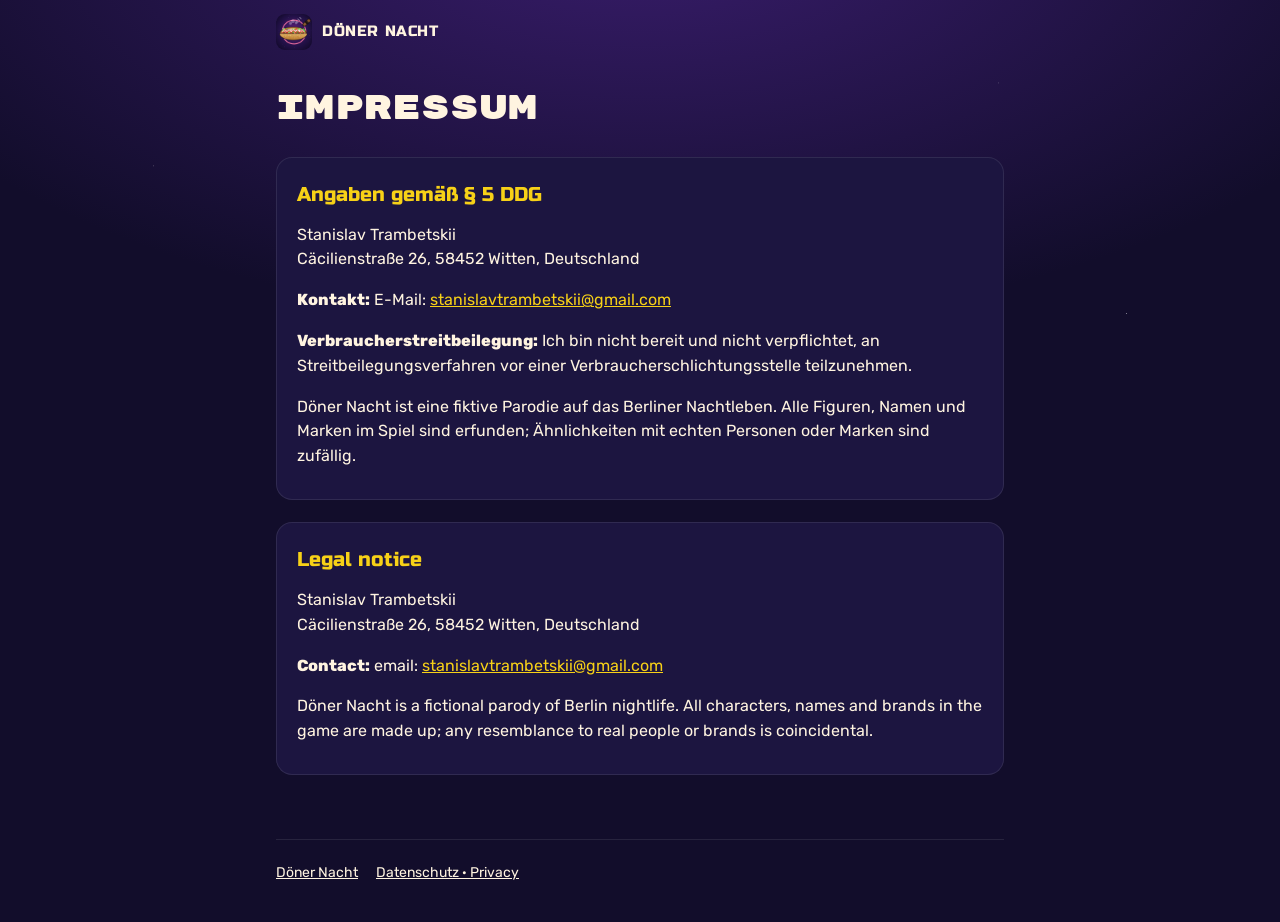
<file: impressum.html>
<!doctype html>
<html lang="de">
<head>
<meta charset="utf-8">
<meta name="viewport" content="width=device-width,initial-scale=1,viewport-fit=cover">
<title>Impressum · Legal notice — Döner Nacht</title>
<meta name="theme-color" content="#120d2b">
<link rel="icon" href="img/icon-64.png">
<link rel="stylesheet" href="fonts/fonts.css">
<link rel="stylesheet" href="style.css">
</head>
<body>
<div class="wrap doc">
  <header class="top"><a class="brand" href="./"><img src="img/icon-192.png" alt="" width="36" height="36">DÖNER NACHT</a></header>
  <main>
    <h1>Impressum</h1>
    <section lang="de">
      <h2>Angaben gemäß § 5 DDG</h2>
      <p>Stanislav Trambetskii<br>Cäcilienstraße 26, 58452 Witten, Deutschland</p>
      <p><b>Kontakt:</b> E-Mail: <a href="mailto:stanislavtrambetskii@gmail.com">stanislavtrambetskii@gmail.com</a></p>
      <p><b>Verbraucherstreitbeilegung:</b> Ich bin nicht bereit und nicht verpflichtet, an Streitbeilegungsverfahren vor einer Verbraucherschlichtungsstelle teilzunehmen.</p>
      <p class="muted">Döner Nacht ist eine fiktive Parodie auf das Berliner Nachtleben. Alle Figuren, Namen und Marken im Spiel sind erfunden; Ähnlichkeiten mit echten Personen oder Marken sind zufällig.</p>
    </section>
    <section lang="en">
      <h2>Legal notice</h2>
      <p>Stanislav Trambetskii<br>Cäcilienstraße 26, 58452 Witten, Deutschland</p>
      <p><b>Contact:</b> email: <a href="mailto:stanislavtrambetskii@gmail.com">stanislavtrambetskii@gmail.com</a></p>
      <p class="muted">Döner Nacht is a fictional parody of Berlin nightlife. All characters, names and brands in the game are made up; any resemblance to real people or brands is coincidental.</p>
    </section>
  </main>
  <footer><nav><a href="./">Döner Nacht</a><a href="privacy.html">Datenschutz · Privacy</a></nav></footer>
</div>
</body>
</html>
</file>
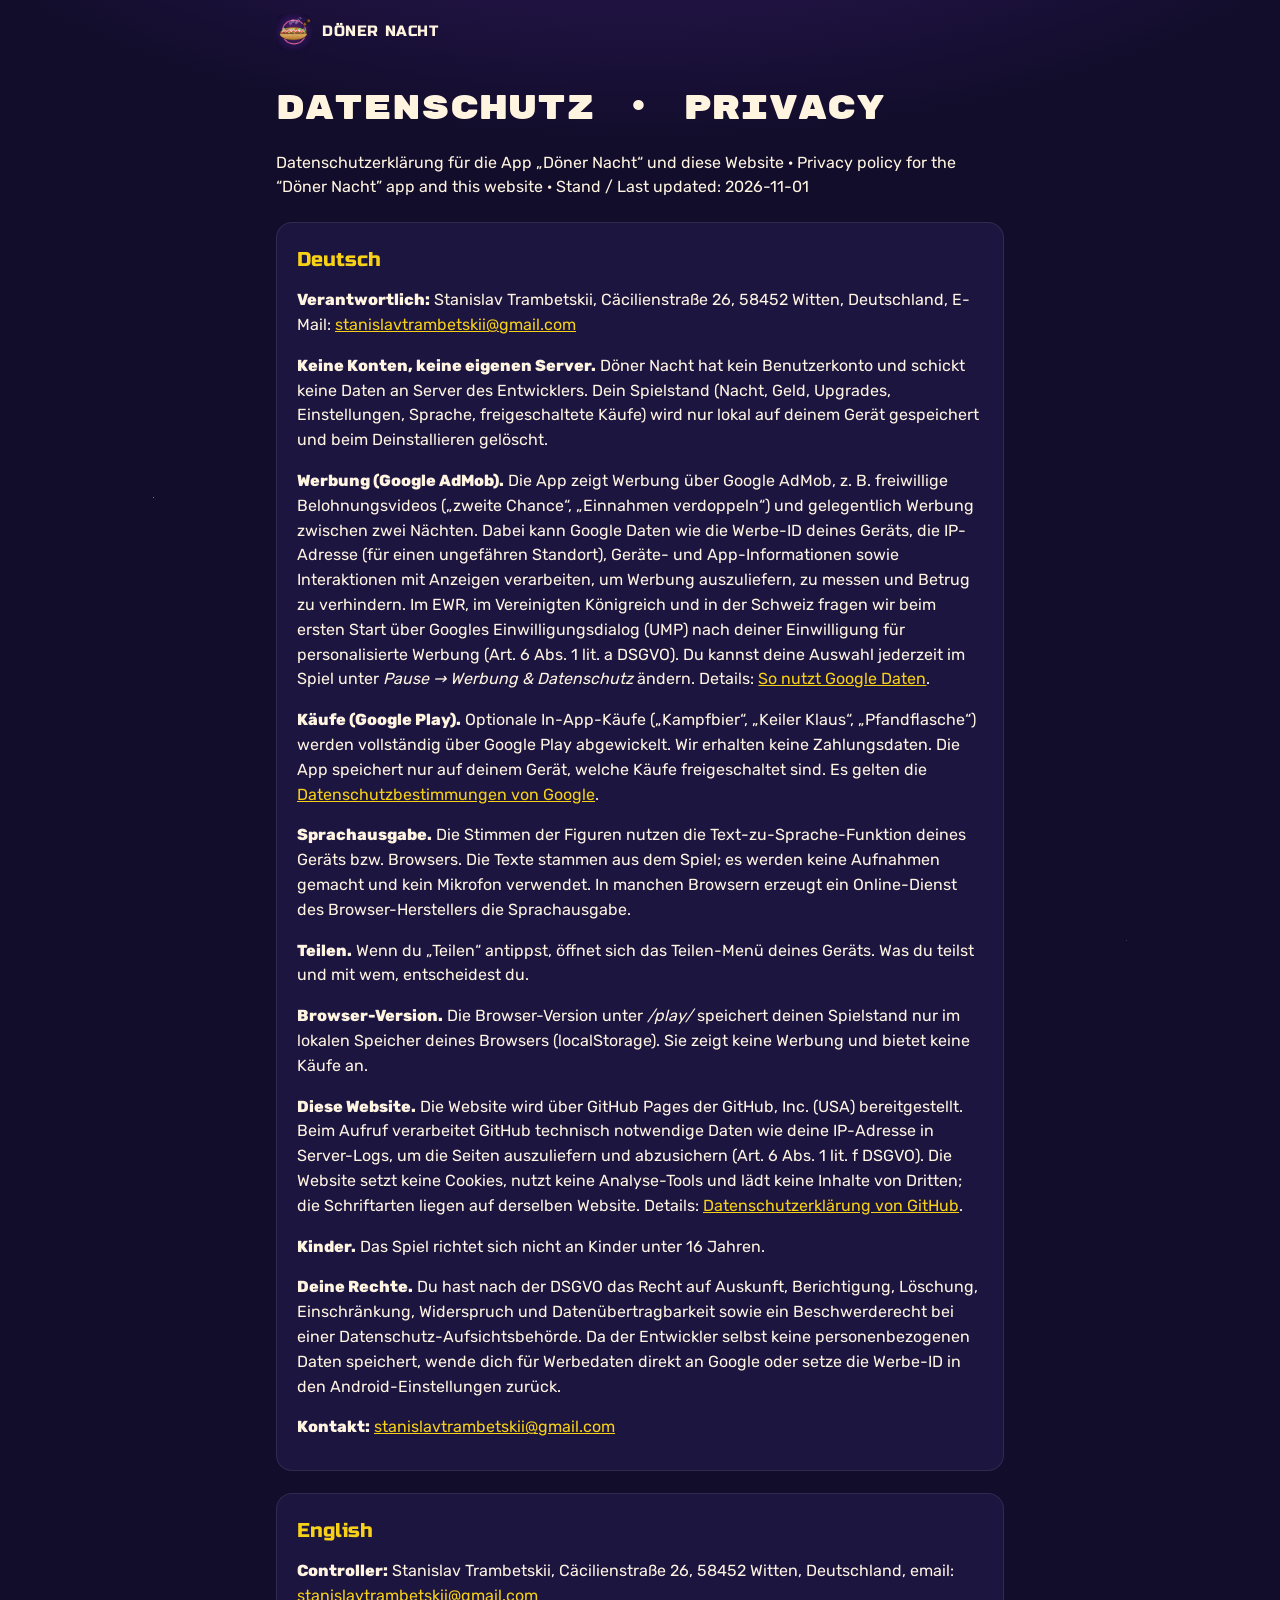
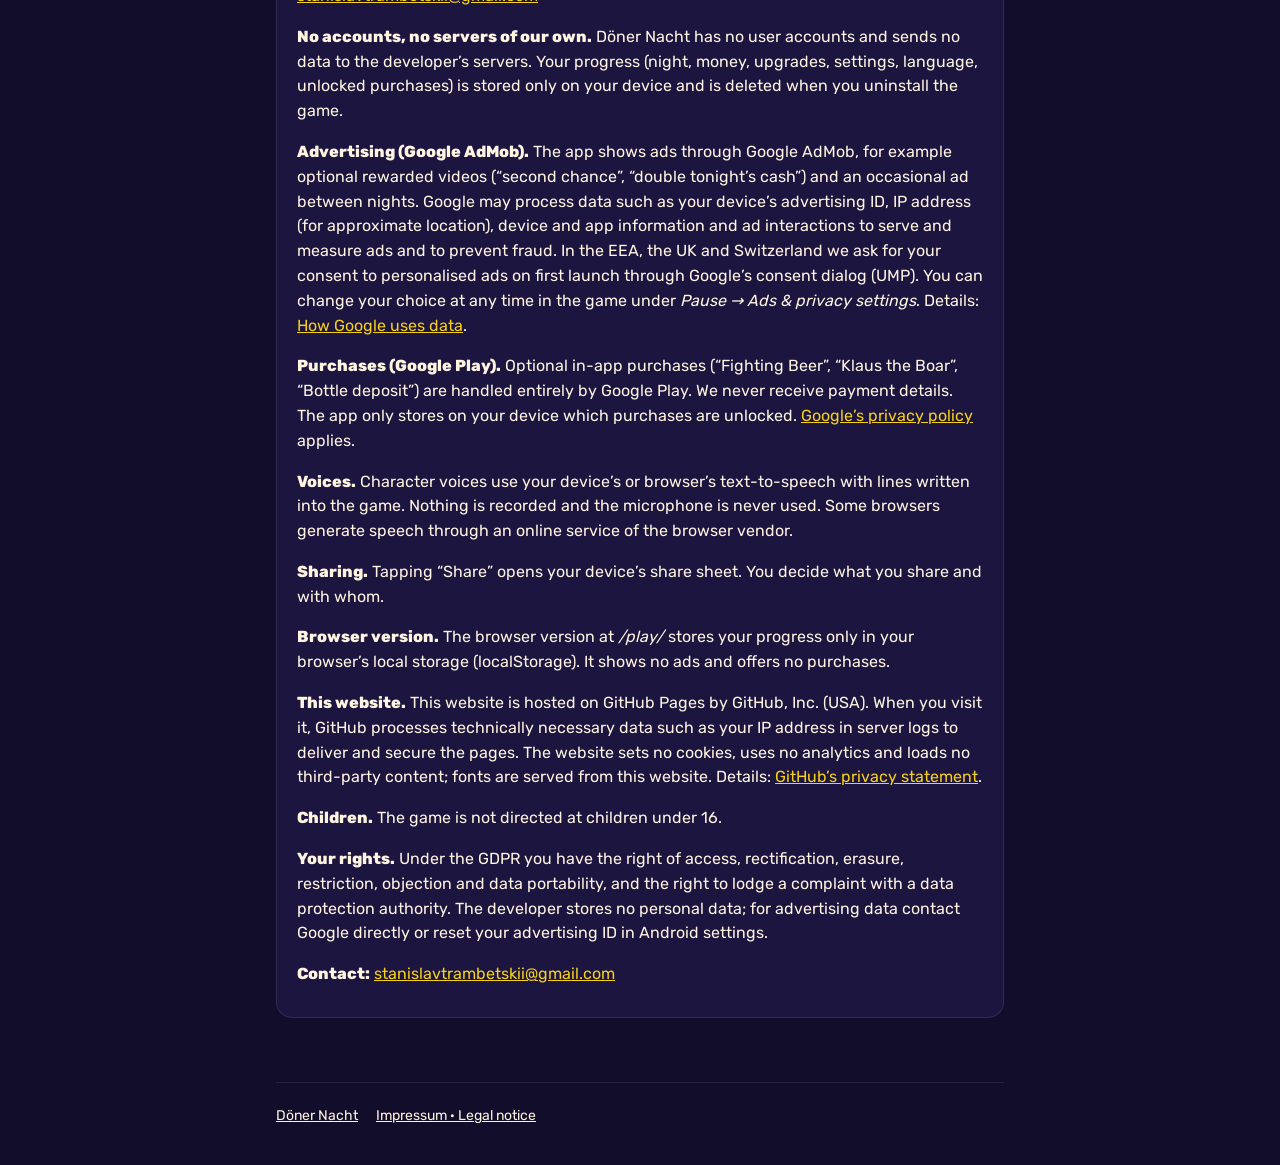
<file: privacy.html>
<!doctype html>
<html lang="de">
<head>
<meta charset="utf-8">
<meta name="viewport" content="width=device-width,initial-scale=1,viewport-fit=cover">
<title>Datenschutz · Privacy Policy — Döner Nacht</title>
<meta name="theme-color" content="#120d2b">
<link rel="icon" href="img/icon-64.png">
<link rel="stylesheet" href="fonts/fonts.css">
<link rel="stylesheet" href="style.css">
</head>
<body>
<div class="wrap doc">
  <header class="top"><a class="brand" href="./"><img src="img/icon-192.png" alt="" width="36" height="36">DÖNER NACHT</a></header>
  <main>
    <h1>Datenschutz · Privacy</h1>
    <p class="muted">Datenschutzerklärung für die App „Döner Nacht“ und diese Website · Privacy policy for the “Döner Nacht” app and this website · Stand / Last updated: 2026-11-01</p>

    <section lang="de">
      <h2>Deutsch</h2>
      <p><b>Verantwortlich:</b> Stanislav Trambetskii, Cäcilienstraße 26, 58452 Witten, Deutschland, E-Mail: <a href="mailto:stanislavtrambetskii@gmail.com">stanislavtrambetskii@gmail.com</a></p>
      <p><b>Keine Konten, keine eigenen Server.</b> Döner Nacht hat kein Benutzerkonto und schickt keine Daten an Server des Entwicklers. Dein Spielstand (Nacht, Geld, Upgrades, Einstellungen, Sprache, freigeschaltete Käufe) wird nur lokal auf deinem Gerät gespeichert und beim Deinstallieren gelöscht.</p>
      <p><b>Werbung (Google AdMob).</b> Die App zeigt Werbung über Google AdMob, z. B. freiwillige Belohnungsvideos („zweite Chance“, „Einnahmen verdoppeln“) und gelegentlich Werbung zwischen zwei Nächten. Dabei kann Google Daten wie die Werbe-ID deines Geräts, die IP-Adresse (für einen ungefähren Standort), Geräte- und App-Informationen sowie Interaktionen mit Anzeigen verarbeiten, um Werbung auszuliefern, zu messen und Betrug zu verhindern. Im EWR, im Vereinigten Königreich und in der Schweiz fragen wir beim ersten Start über Googles Einwilligungsdialog (UMP) nach deiner Einwilligung für personalisierte Werbung (Art. 6 Abs. 1 lit. a DSGVO). Du kannst deine Auswahl jederzeit im Spiel unter <i>Pause → Werbung &amp; Datenschutz</i> ändern. Details: <a href="https://policies.google.com/technologies/partner-sites" rel="noopener">So nutzt Google Daten</a>.</p>
      <p><b>Käufe (Google Play).</b> Optionale In-App-Käufe („Kampfbier“, „Keiler Klaus“, „Pfandflasche“) werden vollständig über Google Play abgewickelt. Wir erhalten keine Zahlungsdaten. Die App speichert nur auf deinem Gerät, welche Käufe freigeschaltet sind. Es gelten die <a href="https://policies.google.com/privacy" rel="noopener">Datenschutzbestimmungen von Google</a>.</p>
      <p><b>Sprachausgabe.</b> Die Stimmen der Figuren nutzen die Text-zu-Sprache-Funktion deines Geräts bzw. Browsers. Die Texte stammen aus dem Spiel; es werden keine Aufnahmen gemacht und kein Mikrofon verwendet. In manchen Browsern erzeugt ein Online-Dienst des Browser-Herstellers die Sprachausgabe.</p>
      <p><b>Teilen.</b> Wenn du „Teilen“ antippst, öffnet sich das Teilen-Menü deines Geräts. Was du teilst und mit wem, entscheidest du.</p>
      <p><b>Browser-Version.</b> Die Browser-Version unter <i>/play/</i> speichert deinen Spielstand nur im lokalen Speicher deines Browsers (localStorage). Sie zeigt keine Werbung und bietet keine Käufe an.</p>
      <p><b>Diese Website.</b> Die Website wird über GitHub Pages der GitHub, Inc. (USA) bereitgestellt. Beim Aufruf verarbeitet GitHub technisch notwendige Daten wie deine IP-Adresse in Server-Logs, um die Seiten auszuliefern und abzusichern (Art. 6 Abs. 1 lit. f DSGVO). Die Website setzt keine Cookies, nutzt keine Analyse-Tools und lädt keine Inhalte von Dritten; die Schriftarten liegen auf derselben Website. Details: <a href="https://docs.github.com/de/site-policy/privacy-policies/github-general-privacy-statement" rel="noopener">Datenschutzerklärung von GitHub</a>.</p>
      <p><b>Kinder.</b> Das Spiel richtet sich nicht an Kinder unter 16 Jahren.</p>
      <p><b>Deine Rechte.</b> Du hast nach der DSGVO das Recht auf Auskunft, Berichtigung, Löschung, Einschränkung, Widerspruch und Datenübertragbarkeit sowie ein Beschwerderecht bei einer Datenschutz-Aufsichtsbehörde. Da der Entwickler selbst keine personenbezogenen Daten speichert, wende dich für Werbedaten direkt an Google oder setze die Werbe-ID in den Android-Einstellungen zurück.</p>
      <p><b>Kontakt:</b> <a href="mailto:stanislavtrambetskii@gmail.com">stanislavtrambetskii@gmail.com</a></p>
    </section>

    <section lang="en">
      <h2>English</h2>
      <p><b>Controller:</b> Stanislav Trambetskii, Cäcilienstraße 26, 58452 Witten, Deutschland, email: <a href="mailto:stanislavtrambetskii@gmail.com">stanislavtrambetskii@gmail.com</a></p>
      <p><b>No accounts, no servers of our own.</b> Döner Nacht has no user accounts and sends no data to the developer’s servers. Your progress (night, money, upgrades, settings, language, unlocked purchases) is stored only on your device and is deleted when you uninstall the game.</p>
      <p><b>Advertising (Google AdMob).</b> The app shows ads through Google AdMob, for example optional rewarded videos (“second chance”, “double tonight’s cash”) and an occasional ad between nights. Google may process data such as your device’s advertising ID, IP address (for approximate location), device and app information and ad interactions to serve and measure ads and to prevent fraud. In the EEA, the UK and Switzerland we ask for your consent to personalised ads on first launch through Google’s consent dialog (UMP). You can change your choice at any time in the game under <i>Pause → Ads &amp; privacy settings</i>. Details: <a href="https://policies.google.com/technologies/partner-sites" rel="noopener">How Google uses data</a>.</p>
      <p><b>Purchases (Google Play).</b> Optional in-app purchases (“Fighting Beer”, “Klaus the Boar”, “Bottle deposit”) are handled entirely by Google Play. We never receive payment details. The app only stores on your device which purchases are unlocked. <a href="https://policies.google.com/privacy" rel="noopener">Google’s privacy policy</a> applies.</p>
      <p><b>Voices.</b> Character voices use your device’s or browser’s text-to-speech with lines written into the game. Nothing is recorded and the microphone is never used. Some browsers generate speech through an online service of the browser vendor.</p>
      <p><b>Sharing.</b> Tapping “Share” opens your device’s share sheet. You decide what you share and with whom.</p>
      <p><b>Browser version.</b> The browser version at <i>/play/</i> stores your progress only in your browser’s local storage (localStorage). It shows no ads and offers no purchases.</p>
      <p><b>This website.</b> This website is hosted on GitHub Pages by GitHub, Inc. (USA). When you visit it, GitHub processes technically necessary data such as your IP address in server logs to deliver and secure the pages. The website sets no cookies, uses no analytics and loads no third-party content; fonts are served from this website. Details: <a href="https://docs.github.com/en/site-policy/privacy-policies/github-general-privacy-statement" rel="noopener">GitHub’s privacy statement</a>.</p>
      <p><b>Children.</b> The game is not directed at children under 16.</p>
      <p><b>Your rights.</b> Under the GDPR you have the right of access, rectification, erasure, restriction, objection and data portability, and the right to lodge a complaint with a data protection authority. The developer stores no personal data; for advertising data contact Google directly or reset your advertising ID in Android settings.</p>
      <p><b>Contact:</b> <a href="mailto:stanislavtrambetskii@gmail.com">stanislavtrambetskii@gmail.com</a></p>
    </section>
  </main>
  <footer><nav><a href="./">Döner Nacht</a><a href="impressum.html">Impressum · Legal notice</a></nav></footer>
</div>
</body>
</html>
</file>
<file: fonts/fonts.css>
/* russo-one-cyrillic-400-normal */
@font-face {
  font-family: 'Russo One';
  font-style: normal;
  font-display: swap;
  font-weight: 400;
  src: url(./files/russo-one-cyrillic-400-normal.woff2) format('woff2'), url(./files/russo-one-cyrillic-400-normal.woff) format('woff');
  unicode-range: U+0301,U+0400-045F,U+0490-0491,U+04B0-04B1,U+2116;
}

/* russo-one-latin-ext-400-normal */
@font-face {
  font-family: 'Russo One';
  font-style: normal;
  font-display: swap;
  font-weight: 400;
  src: url(./files/russo-one-latin-ext-400-normal.woff2) format('woff2'), url(./files/russo-one-latin-ext-400-normal.woff) format('woff');
  unicode-range: U+0100-02BA,U+02BD-02C5,U+02C7-02CC,U+02CE-02D7,U+02DD-02FF,U+0304,U+0308,U+0329,U+1D00-1DBF,U+1E00-1E9F,U+1EF2-1EFF,U+2020,U+20A0-20AB,U+20AD-20C0,U+2113,U+2C60-2C7F,U+A720-A7FF;
}

/* russo-one-latin-400-normal */
@font-face {
  font-family: 'Russo One';
  font-style: normal;
  font-display: swap;
  font-weight: 400;
  src: url(./files/russo-one-latin-400-normal.woff2) format('woff2'), url(./files/russo-one-latin-400-normal.woff) format('woff');
  unicode-range: U+0000-00FF,U+0131,U+0152-0153,U+02BB-02BC,U+02C6,U+02DA,U+02DC,U+0304,U+0308,U+0329,U+2000-206F,U+20AC,U+2122,U+2191,U+2193,U+2212,U+2215,U+FEFF,U+FFFD;
}
/* rubik-mono-one-cyrillic-400-normal */
@font-face {
  font-family: 'Rubik Mono One';
  font-style: normal;
  font-display: swap;
  font-weight: 400;
  src: url(./files/rubik-mono-one-cyrillic-400-normal.woff2) format('woff2'), url(./files/rubik-mono-one-cyrillic-400-normal.woff) format('woff');
  unicode-range: U+0301,U+0400-045F,U+0490-0491,U+04B0-04B1,U+2116;
}

/* rubik-mono-one-latin-ext-400-normal */
@font-face {
  font-family: 'Rubik Mono One';
  font-style: normal;
  font-display: swap;
  font-weight: 400;
  src: url(./files/rubik-mono-one-latin-ext-400-normal.woff2) format('woff2'), url(./files/rubik-mono-one-latin-ext-400-normal.woff) format('woff');
  unicode-range: U+0100-02BA,U+02BD-02C5,U+02C7-02CC,U+02CE-02D7,U+02DD-02FF,U+0304,U+0308,U+0329,U+1D00-1DBF,U+1E00-1E9F,U+1EF2-1EFF,U+2020,U+20A0-20AB,U+20AD-20C0,U+2113,U+2C60-2C7F,U+A720-A7FF;
}

/* rubik-mono-one-latin-400-normal */
@font-face {
  font-family: 'Rubik Mono One';
  font-style: normal;
  font-display: swap;
  font-weight: 400;
  src: url(./files/rubik-mono-one-latin-400-normal.woff2) format('woff2'), url(./files/rubik-mono-one-latin-400-normal.woff) format('woff');
  unicode-range: U+0000-00FF,U+0131,U+0152-0153,U+02BB-02BC,U+02C6,U+02DA,U+02DC,U+0304,U+0308,U+0329,U+2000-206F,U+20AC,U+2122,U+2191,U+2193,U+2212,U+2215,U+FEFF,U+FFFD;
}
/* rubik-arabic-400-normal */
@font-face {
  font-family: 'Rubik';
  font-style: normal;
  font-display: swap;
  font-weight: 400;
  src: url(./files/rubik-arabic-400-normal.woff2) format('woff2'), url(./files/rubik-arabic-400-normal.woff) format('woff');
  unicode-range: U+0600-06FF,U+0750-077F,U+0870-088E,U+0890-0891,U+0897-08E1,U+08E3-08FF,U+200C-200E,U+2010-2011,U+204F,U+2E41,U+FB50-FDFF,U+FE70-FE74,U+FE76-FEFC,U+102E0-102FB,U+10E60-10E7E,U+10EC2-10EC4,U+10EFC-10EFF,U+1EE00-1EE03,U+1EE05-1EE1F,U+1EE21-1EE22,U+1EE24,U+1EE27,U+1EE29-1EE32,U+1EE34-1EE37,U+1EE39,U+1EE3B,U+1EE42,U+1EE47,U+1EE49,U+1EE4B,U+1EE4D-1EE4F,U+1EE51-1EE52,U+1EE54,U+1EE57,U+1EE59,U+1EE5B,U+1EE5D,U+1EE5F,U+1EE61-1EE62,U+1EE64,U+1EE67-1EE6A,U+1EE6C-1EE72,U+1EE74-1EE77,U+1EE79-1EE7C,U+1EE7E,U+1EE80-1EE89,U+1EE8B-1EE9B,U+1EEA1-1EEA3,U+1EEA5-1EEA9,U+1EEAB-1EEBB,U+1EEF0-1EEF1;
}

/* rubik-cyrillic-ext-400-normal */
@font-face {
  font-family: 'Rubik';
  font-style: normal;
  font-display: swap;
  font-weight: 400;
  src: url(./files/rubik-cyrillic-ext-400-normal.woff2) format('woff2'), url(./files/rubik-cyrillic-ext-400-normal.woff) format('woff');
  unicode-range: U+0460-052F,U+1C80-1C8A,U+20B4,U+2DE0-2DFF,U+A640-A69F,U+FE2E-FE2F;
}

/* rubik-cyrillic-400-normal */
@font-face {
  font-family: 'Rubik';
  font-style: normal;
  font-display: swap;
  font-weight: 400;
  src: url(./files/rubik-cyrillic-400-normal.woff2) format('woff2'), url(./files/rubik-cyrillic-400-normal.woff) format('woff');
  unicode-range: U+0301,U+0400-045F,U+0490-0491,U+04B0-04B1,U+2116;
}

/* rubik-hebrew-400-normal */
@font-face {
  font-family: 'Rubik';
  font-style: normal;
  font-display: swap;
  font-weight: 400;
  src: url(./files/rubik-hebrew-400-normal.woff2) format('woff2'), url(./files/rubik-hebrew-400-normal.woff) format('woff');
  unicode-range: U+0307-0308,U+0590-05FF,U+200C-2010,U+20AA,U+25CC,U+FB1D-FB4F;
}

/* rubik-latin-ext-400-normal */
@font-face {
  font-family: 'Rubik';
  font-style: normal;
  font-display: swap;
  font-weight: 400;
  src: url(./files/rubik-latin-ext-400-normal.woff2) format('woff2'), url(./files/rubik-latin-ext-400-normal.woff) format('woff');
  unicode-range: U+0100-02BA,U+02BD-02C5,U+02C7-02CC,U+02CE-02D7,U+02DD-02FF,U+0304,U+0308,U+0329,U+1D00-1DBF,U+1E00-1E9F,U+1EF2-1EFF,U+2020,U+20A0-20AB,U+20AD-20C0,U+2113,U+2C60-2C7F,U+A720-A7FF;
}

/* rubik-latin-400-normal */
@font-face {
  font-family: 'Rubik';
  font-style: normal;
  font-display: swap;
  font-weight: 400;
  src: url(./files/rubik-latin-400-normal.woff2) format('woff2'), url(./files/rubik-latin-400-normal.woff) format('woff');
  unicode-range: U+0000-00FF,U+0131,U+0152-0153,U+02BB-02BC,U+02C6,U+02DA,U+02DC,U+0304,U+0308,U+0329,U+2000-206F,U+20AC,U+2122,U+2191,U+2193,U+2212,U+2215,U+FEFF,U+FFFD;
}
/* rubik-arabic-600-normal */
@font-face {
  font-family: 'Rubik';
  font-style: normal;
  font-display: swap;
  font-weight: 600;
  src: url(./files/rubik-arabic-600-normal.woff2) format('woff2'), url(./files/rubik-arabic-600-normal.woff) format('woff');
  unicode-range: U+0600-06FF,U+0750-077F,U+0870-088E,U+0890-0891,U+0897-08E1,U+08E3-08FF,U+200C-200E,U+2010-2011,U+204F,U+2E41,U+FB50-FDFF,U+FE70-FE74,U+FE76-FEFC,U+102E0-102FB,U+10E60-10E7E,U+10EC2-10EC4,U+10EFC-10EFF,U+1EE00-1EE03,U+1EE05-1EE1F,U+1EE21-1EE22,U+1EE24,U+1EE27,U+1EE29-1EE32,U+1EE34-1EE37,U+1EE39,U+1EE3B,U+1EE42,U+1EE47,U+1EE49,U+1EE4B,U+1EE4D-1EE4F,U+1EE51-1EE52,U+1EE54,U+1EE57,U+1EE59,U+1EE5B,U+1EE5D,U+1EE5F,U+1EE61-1EE62,U+1EE64,U+1EE67-1EE6A,U+1EE6C-1EE72,U+1EE74-1EE77,U+1EE79-1EE7C,U+1EE7E,U+1EE80-1EE89,U+1EE8B-1EE9B,U+1EEA1-1EEA3,U+1EEA5-1EEA9,U+1EEAB-1EEBB,U+1EEF0-1EEF1;
}

/* rubik-cyrillic-ext-600-normal */
@font-face {
  font-family: 'Rubik';
  font-style: normal;
  font-display: swap;
  font-weight: 600;
  src: url(./files/rubik-cyrillic-ext-600-normal.woff2) format('woff2'), url(./files/rubik-cyrillic-ext-600-normal.woff) format('woff');
  unicode-range: U+0460-052F,U+1C80-1C8A,U+20B4,U+2DE0-2DFF,U+A640-A69F,U+FE2E-FE2F;
}

/* rubik-cyrillic-600-normal */
@font-face {
  font-family: 'Rubik';
  font-style: normal;
  font-display: swap;
  font-weight: 600;
  src: url(./files/rubik-cyrillic-600-normal.woff2) format('woff2'), url(./files/rubik-cyrillic-600-normal.woff) format('woff');
  unicode-range: U+0301,U+0400-045F,U+0490-0491,U+04B0-04B1,U+2116;
}

/* rubik-hebrew-600-normal */
@font-face {
  font-family: 'Rubik';
  font-style: normal;
  font-display: swap;
  font-weight: 600;
  src: url(./files/rubik-hebrew-600-normal.woff2) format('woff2'), url(./files/rubik-hebrew-600-normal.woff) format('woff');
  unicode-range: U+0307-0308,U+0590-05FF,U+200C-2010,U+20AA,U+25CC,U+FB1D-FB4F;
}

/* rubik-latin-ext-600-normal */
@font-face {
  font-family: 'Rubik';
  font-style: normal;
  font-display: swap;
  font-weight: 600;
  src: url(./files/rubik-latin-ext-600-normal.woff2) format('woff2'), url(./files/rubik-latin-ext-600-normal.woff) format('woff');
  unicode-range: U+0100-02BA,U+02BD-02C5,U+02C7-02CC,U+02CE-02D7,U+02DD-02FF,U+0304,U+0308,U+0329,U+1D00-1DBF,U+1E00-1E9F,U+1EF2-1EFF,U+2020,U+20A0-20AB,U+20AD-20C0,U+2113,U+2C60-2C7F,U+A720-A7FF;
}

/* rubik-latin-600-normal */
@font-face {
  font-family: 'Rubik';
  font-style: normal;
  font-display: swap;
  font-weight: 600;
  src: url(./files/rubik-latin-600-normal.woff2) format('woff2'), url(./files/rubik-latin-600-normal.woff) format('woff');
  unicode-range: U+0000-00FF,U+0131,U+0152-0153,U+02BB-02BC,U+02C6,U+02DA,U+02DC,U+0304,U+0308,U+0329,U+2000-206F,U+20AC,U+2122,U+2191,U+2193,U+2212,U+2215,U+FEFF,U+FFFD;
}
/* rubik-arabic-800-normal */
@font-face {
  font-family: 'Rubik';
  font-style: normal;
  font-display: swap;
  font-weight: 800;
  src: url(./files/rubik-arabic-800-normal.woff2) format('woff2'), url(./files/rubik-arabic-800-normal.woff) format('woff');
  unicode-range: U+0600-06FF,U+0750-077F,U+0870-088E,U+0890-0891,U+0897-08E1,U+08E3-08FF,U+200C-200E,U+2010-2011,U+204F,U+2E41,U+FB50-FDFF,U+FE70-FE74,U+FE76-FEFC,U+102E0-102FB,U+10E60-10E7E,U+10EC2-10EC4,U+10EFC-10EFF,U+1EE00-1EE03,U+1EE05-1EE1F,U+1EE21-1EE22,U+1EE24,U+1EE27,U+1EE29-1EE32,U+1EE34-1EE37,U+1EE39,U+1EE3B,U+1EE42,U+1EE47,U+1EE49,U+1EE4B,U+1EE4D-1EE4F,U+1EE51-1EE52,U+1EE54,U+1EE57,U+1EE59,U+1EE5B,U+1EE5D,U+1EE5F,U+1EE61-1EE62,U+1EE64,U+1EE67-1EE6A,U+1EE6C-1EE72,U+1EE74-1EE77,U+1EE79-1EE7C,U+1EE7E,U+1EE80-1EE89,U+1EE8B-1EE9B,U+1EEA1-1EEA3,U+1EEA5-1EEA9,U+1EEAB-1EEBB,U+1EEF0-1EEF1;
}

/* rubik-cyrillic-ext-800-normal */
@font-face {
  font-family: 'Rubik';
  font-style: normal;
  font-display: swap;
  font-weight: 800;
  src: url(./files/rubik-cyrillic-ext-800-normal.woff2) format('woff2'), url(./files/rubik-cyrillic-ext-800-normal.woff) format('woff');
  unicode-range: U+0460-052F,U+1C80-1C8A,U+20B4,U+2DE0-2DFF,U+A640-A69F,U+FE2E-FE2F;
}

/* rubik-cyrillic-800-normal */
@font-face {
  font-family: 'Rubik';
  font-style: normal;
  font-display: swap;
  font-weight: 800;
  src: url(./files/rubik-cyrillic-800-normal.woff2) format('woff2'), url(./files/rubik-cyrillic-800-normal.woff) format('woff');
  unicode-range: U+0301,U+0400-045F,U+0490-0491,U+04B0-04B1,U+2116;
}

/* rubik-hebrew-800-normal */
@font-face {
  font-family: 'Rubik';
  font-style: normal;
  font-display: swap;
  font-weight: 800;
  src: url(./files/rubik-hebrew-800-normal.woff2) format('woff2'), url(./files/rubik-hebrew-800-normal.woff) format('woff');
  unicode-range: U+0307-0308,U+0590-05FF,U+200C-2010,U+20AA,U+25CC,U+FB1D-FB4F;
}

/* rubik-latin-ext-800-normal */
@font-face {
  font-family: 'Rubik';
  font-style: normal;
  font-display: swap;
  font-weight: 800;
  src: url(./files/rubik-latin-ext-800-normal.woff2) format('woff2'), url(./files/rubik-latin-ext-800-normal.woff) format('woff');
  unicode-range: U+0100-02BA,U+02BD-02C5,U+02C7-02CC,U+02CE-02D7,U+02DD-02FF,U+0304,U+0308,U+0329,U+1D00-1DBF,U+1E00-1E9F,U+1EF2-1EFF,U+2020,U+20A0-20AB,U+20AD-20C0,U+2113,U+2C60-2C7F,U+A720-A7FF;
}

/* rubik-latin-800-normal */
@font-face {
  font-family: 'Rubik';
  font-style: normal;
  font-display: swap;
  font-weight: 800;
  src: url(./files/rubik-latin-800-normal.woff2) format('woff2'), url(./files/rubik-latin-800-normal.woff) format('woff');
  unicode-range: U+0000-00FF,U+0131,U+0152-0153,U+02BB-02BC,U+02C6,U+02DA,U+02DC,U+0304,U+0308,U+0329,U+2000-206F,U+20AC,U+2122,U+2191,U+2193,U+2212,U+2215,U+FEFF,U+FFFD;
}
</file>
<file: style.css>
/* Döner Nacht website: the game's night palette (Berlin indigo, neon pink, BVG yellow), fonts served locally */
:root{
  --night:#120d2b; --night-2:#1c1540; --night-3:#2b2159; --line:rgba(255,255,255,.09);
  --ink:#fff4e0; --muted:#b4a9d4; --neon:#ff4f8b; --bvg:#f7d117; --doner:#f08a3c; --ampel:#3fdc7a;
  --f-display:"Rubik Mono One","Russo One",Impact,system-ui,sans-serif;
  --f-ui:"Russo One","Arial Black",system-ui,sans-serif;
  --f-body:"Rubik",system-ui,-apple-system,"Segoe UI",sans-serif;
  color-scheme:dark;
}
*{box-sizing:border-box}
html{-webkit-text-size-adjust:100%}
body{margin:0;background:var(--night);color:var(--ink);font:16px/1.55 var(--f-body);
  background-image:radial-gradient(1px 1px at 12% 18%,rgba(255,255,255,.7),transparent 60%),radial-gradient(1px 1px at 78% 9%,rgba(255,255,255,.6),transparent 60%),radial-gradient(1.5px 1.5px at 40% 30%,rgba(255,255,255,.5),transparent 60%),radial-gradient(1px 1px at 88% 34%,rgba(255,255,255,.55),transparent 60%),radial-gradient(1200px 600px at 50% -10%,#3a1d6e 0%,rgba(18,13,43,0) 70%);
  background-repeat:no-repeat}
a{color:var(--bvg)}
a:focus-visible,button:focus-visible{outline:3px solid var(--bvg);outline-offset:3px;border-radius:6px}
.wrap{max-width:980px;margin:0 auto;padding:0 16px}
/* language switch: html[data-lang] hides the other language */
html[data-lang="de"] [data-l="en"],html[data-lang="en"] [data-l="de"]{display:none!important}

header.top{display:flex;align-items:center;justify-content:space-between;gap:12px;padding:14px 0}
.brand{display:flex;align-items:center;gap:10px;color:var(--ink);text-decoration:none;font-family:var(--f-ui);font-size:15px;letter-spacing:.04em}
.brand img{width:36px;height:36px;border-radius:9px}
.langs{display:flex;gap:6px}
.langs button{appearance:none;border:1px solid var(--line);background:transparent;color:var(--muted);font:13px var(--f-ui);letter-spacing:.08em;padding:7px 12px;border-radius:9px;cursor:pointer}
.langs button[aria-pressed="true"]{background:var(--night-3);color:var(--ink);border-color:var(--bvg)}

.hero{text-align:center;padding:28px 0 8px}
.eyebrow{font:12px var(--f-ui);letter-spacing:.16em;text-transform:uppercase;color:var(--muted)}
.logo{font-family:var(--f-display);font-weight:400;font-size:clamp(46px,13vw,96px);line-height:.92;margin:10px 0 18px;display:flex;flex-direction:column}
.logo .a{color:#ffd6e4;text-shadow:0 0 4px var(--neon),0 0 18px var(--neon),0 0 40px var(--neon)}
.logo .b{color:#fff6c4;text-shadow:0 0 4px var(--bvg),0 0 18px var(--bvg),0 0 40px rgba(247,209,23,.8)}
.tag{font-size:clamp(17px,2.6vw,20px);max-width:560px;margin:0 auto 22px;text-wrap:balance}
.cta{display:flex;flex-wrap:wrap;gap:10px;justify-content:center}
.btn{display:inline-flex;align-items:center;justify-content:center;gap:8px;min-height:52px;padding:0 22px;border-radius:14px;font:17px var(--f-ui);text-decoration:none;color:var(--ink);background:var(--night-3);box-shadow:inset 0 -3px 0 rgba(0,0,0,.35)}
.btn.primary{background:var(--neon);color:#1a0716;box-shadow:inset 0 -4px 0 rgba(0,0,0,.25),0 0 26px rgba(255,79,139,.45)}
.btn.soon{background:transparent;border:1px solid var(--line);color:var(--muted);box-shadow:none;cursor:default}
.banner{margin:30px auto 0;max-width:820px;border-radius:18px;overflow:hidden;border:1px solid var(--line);box-shadow:0 20px 60px rgba(0,0,0,.45)}
.banner img{display:block;width:100%;height:auto}

h2{font-family:var(--f-display);font-weight:400;font-size:clamp(22px,4vw,30px);margin:56px 0 18px;text-wrap:balance}
.shots{display:flex;gap:14px;overflow-x:auto;scroll-snap-type:x mandatory;padding:4px 2px 14px;-webkit-overflow-scrolling:touch}
.shots img{flex:0 0 auto;width:min(230px,62vw);aspect-ratio:9/16;height:auto;border-radius:16px;border:1px solid var(--line);scroll-snap-align:start;background:var(--night-2)}
.features{display:grid;grid-template-columns:repeat(auto-fit,minmax(210px,1fr));gap:12px}
.card{background:var(--night-2);border:1px solid var(--line);border-radius:16px;padding:18px}
.card .ico{font-size:30px;line-height:1}
.card h3{font:17px var(--f-ui);margin:10px 0 6px;color:var(--bvg)}
.card p{margin:0;color:var(--muted);font-size:15px}

footer{margin-top:64px;border-top:1px solid var(--line);padding:22px 0 calc(28px + env(safe-area-inset-bottom,0px));color:var(--muted);font-size:14px}
footer nav{display:flex;flex-wrap:wrap;gap:8px 18px;margin-bottom:10px}
footer a{color:var(--ink)}

/* legal pages */
.doc{max-width:760px}
.doc h1{font-family:var(--f-display);font-weight:400;font-size:clamp(24px,5vw,34px);margin:18px 0 4px}
.doc section{background:var(--night-2);border:1px solid var(--line);border-radius:16px;padding:6px 20px 14px;margin-top:22px}
.doc section h2{font:20px var(--f-ui);margin:18px 0 8px;color:var(--bvg)}
.doc p,.doc li{color:var(--ink)}
.muted{color:var(--muted)}
.todo{background:rgba(255,79,139,.18);border-radius:4px;padding:0 4px}
</file>
